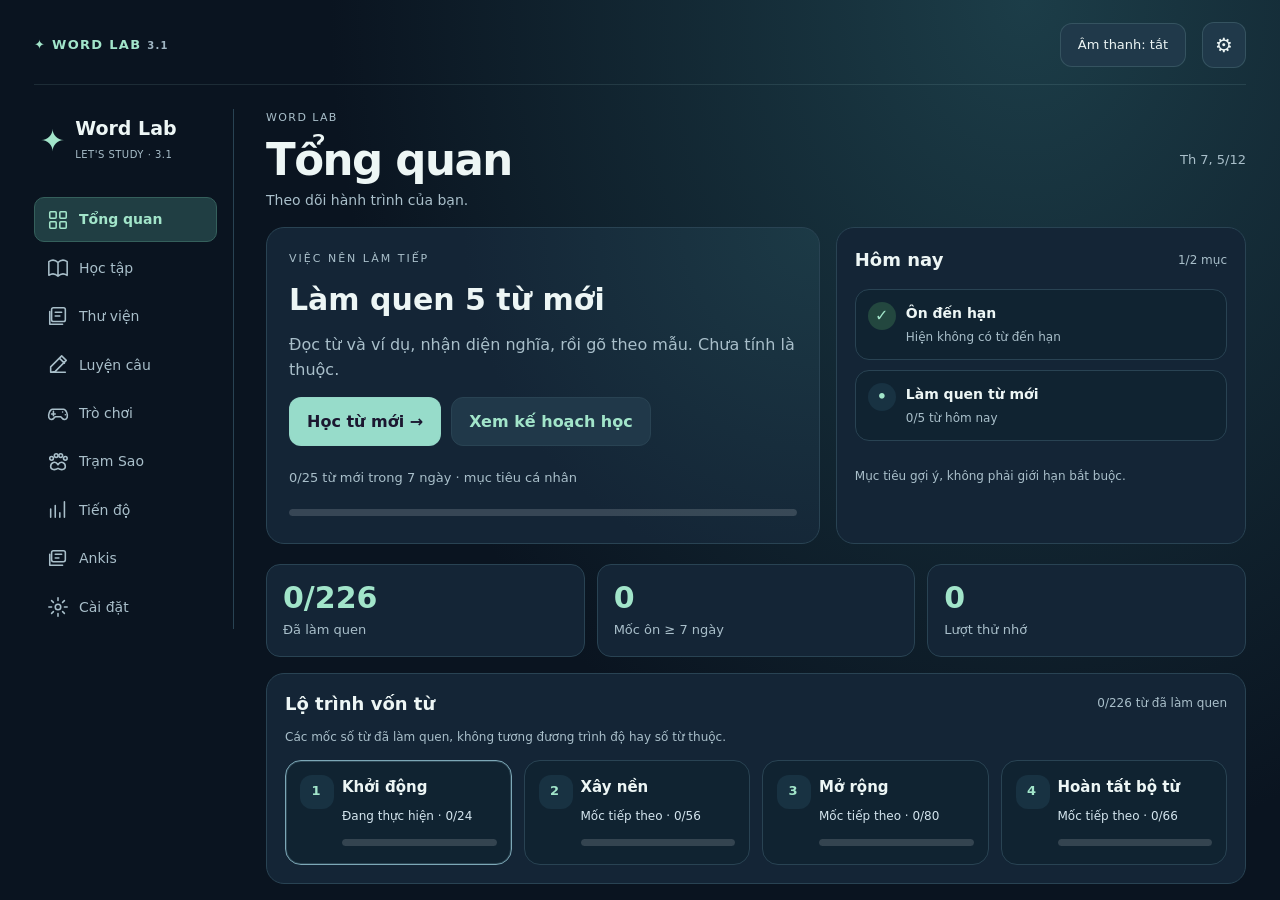
<file: index.html>
<!doctype html><html lang="vi"><head><meta charset="utf-8"><meta name="viewport" content="width=device-width,initial-scale=1"><title>Word Lab · LetsStudy</title><meta http-equiv="refresh" content="0;url=./vocabulary.html"></head><body><a href="./vocabulary.html">Mở Word Lab</a></body></html>
</file>
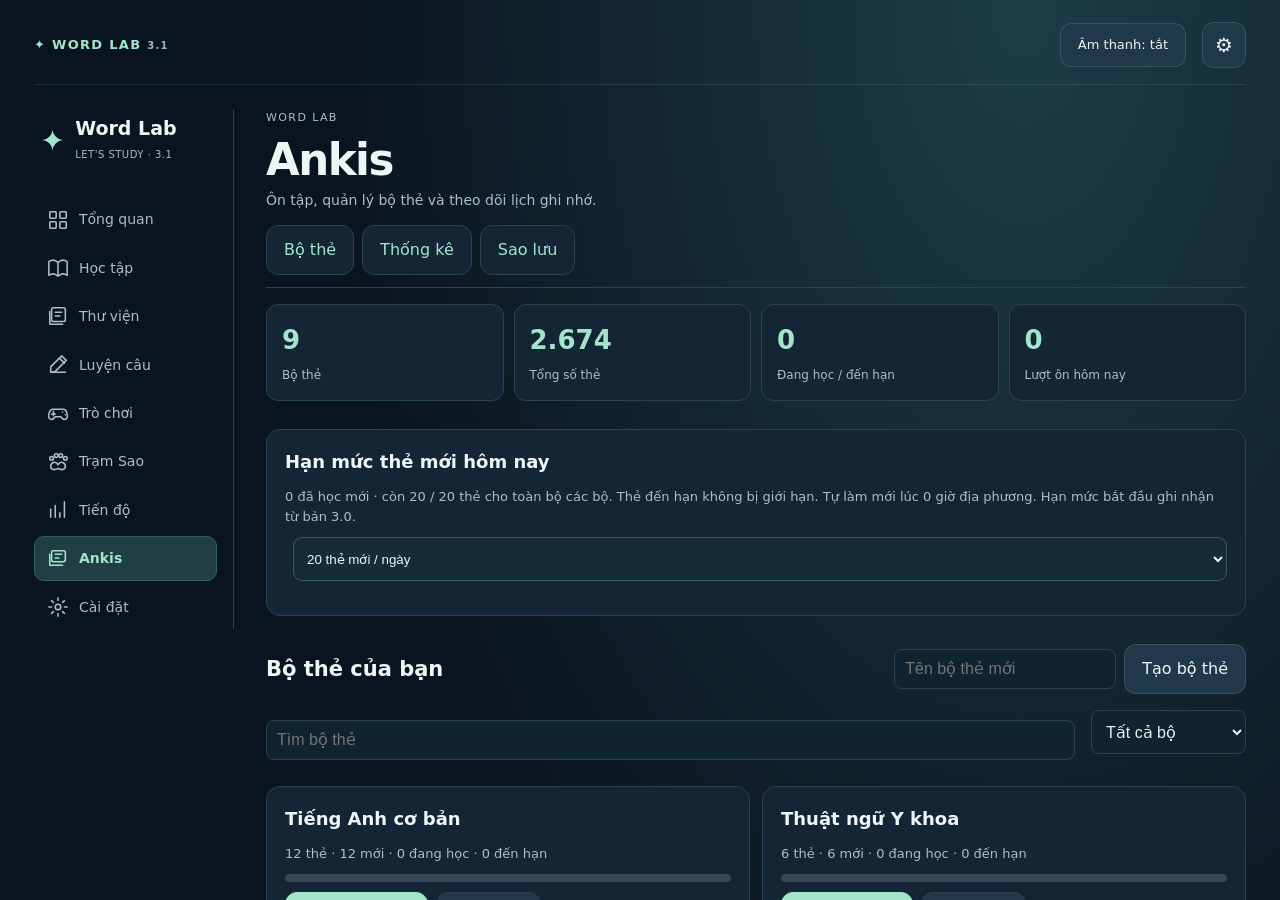
<file: ankis.html>
<!doctype html><html lang="vi"><head><meta charset="utf-8"><meta name="viewport" content="width=device-width,initial-scale=1"><title>Ankis · Word Lab</title><meta http-equiv="refresh" content="0;url=./vocabulary.html#ankis"></head><body><a href="./vocabulary.html#ankis">Mở Ankis</a></body></html>
</file>
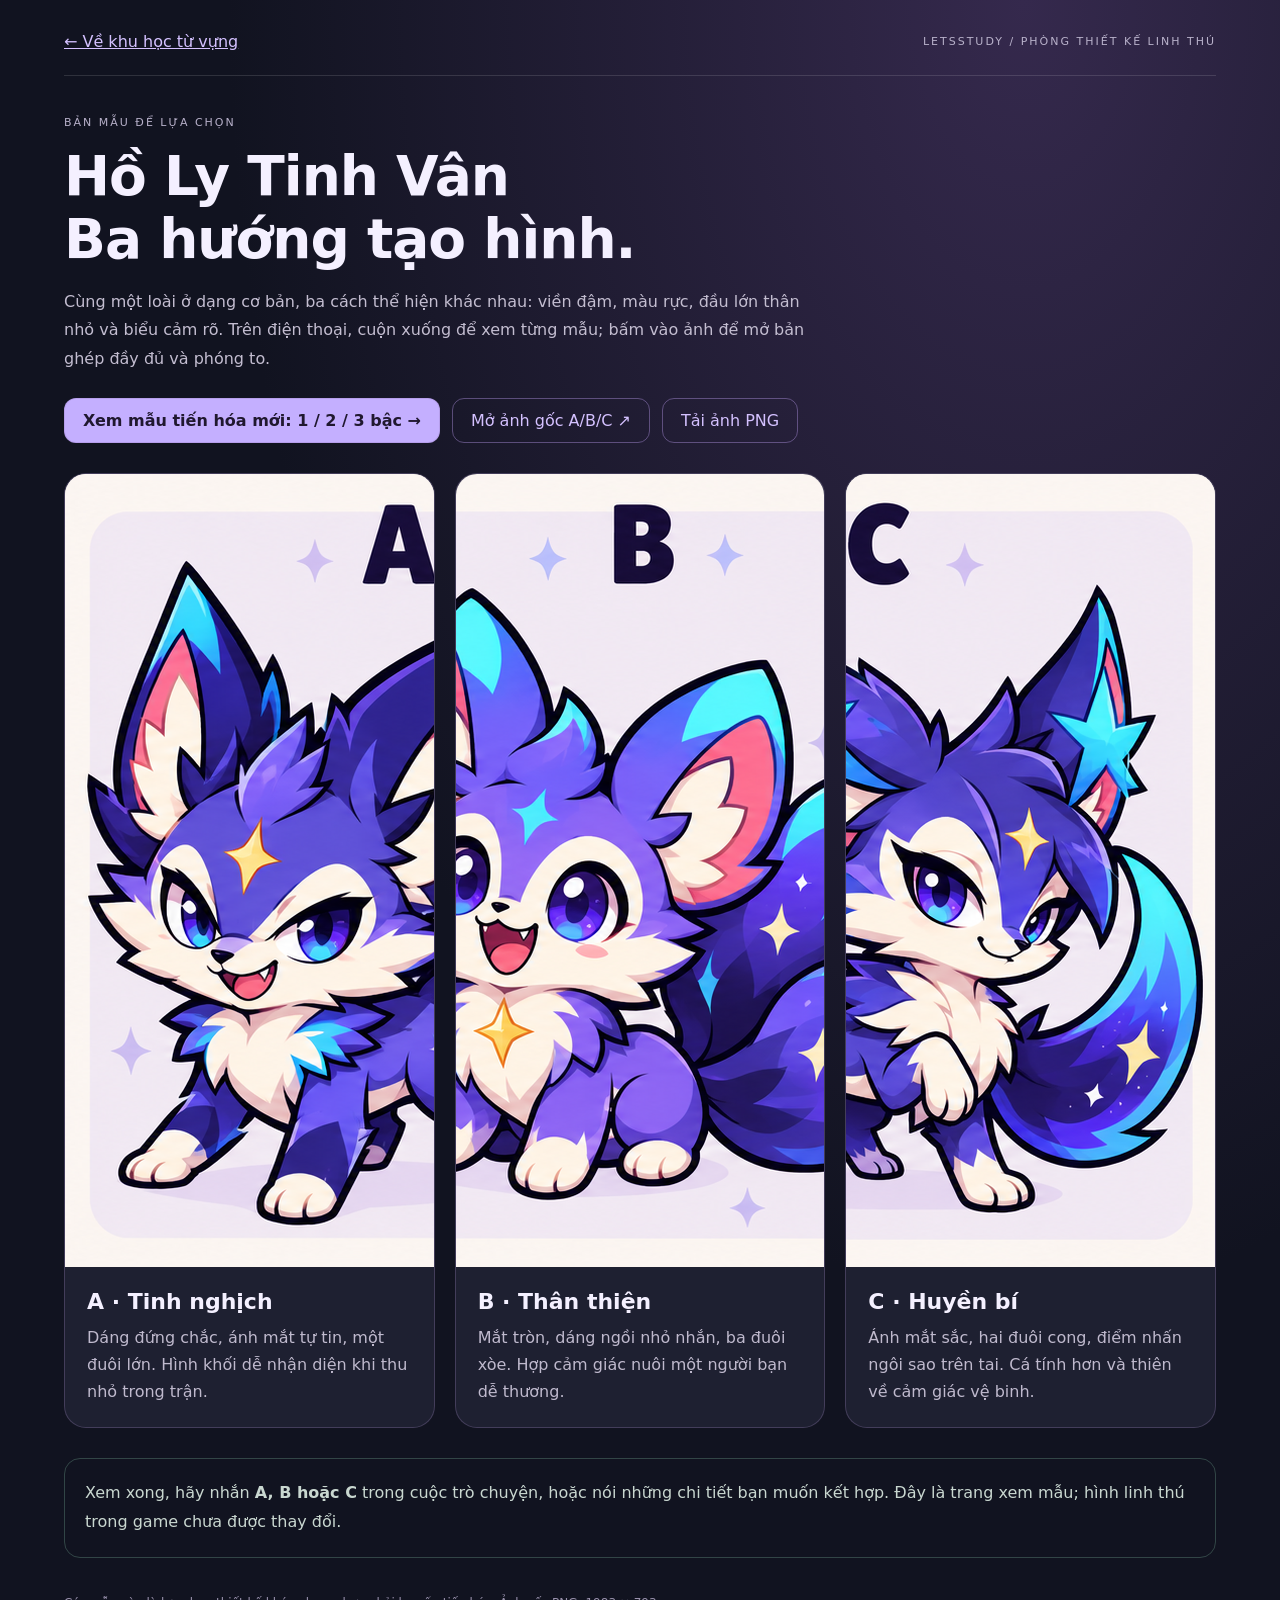
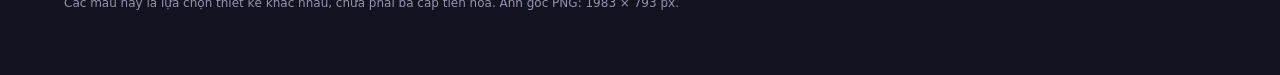
<file: pet-art-abc.html>
<!doctype html>
<html lang="vi">
<head>
  <meta charset="utf-8">
  <meta name="viewport" content="width=device-width, initial-scale=1">
  <meta name="theme-color" content="#111320">
  <title>Chọn mẫu linh thú A/B/C · LetsStudy</title>
  <style>
    :root { color-scheme:dark; font-family:system-ui,sans-serif; color:#f4f0ff; background:#111320; }
    * { box-sizing:border-box; }
    body { margin:0; background:radial-gradient(ellipse at 80% 0,#35294d,transparent 55%); min-height:100vh; }
    main { max-width:1200px; margin:auto; padding:32px 24px 60px; }
    a { color:#d4c1ff; }
    a:focus-visible { outline:3px solid #9ce6c0; outline-offset:5px; }
    header { display:flex; justify-content:space-between; align-items:center; gap:20px; padding-bottom:24px; border-bottom:1px solid #ffffff20; }
    header span,.eyebrow { font-size:11px; letter-spacing:2px; color:#b8b1ca; }
    .eyebrow { margin-top:40px; }
    h1 { font-size:clamp(32px,5vw,55px); line-height:1.15; margin:16px 0; letter-spacing:-1px; }
    .intro { color:#c3bdd0; max-width:760px; line-height:1.8; }
    .actions { display:flex; flex-wrap:wrap; gap:12px; margin:24px 0 30px; }
    .actions a { display:inline-block; padding:12px 18px; border:1px solid #a58ad477; border-radius:12px; text-decoration:none; }
    .actions a:first-child { background:#c4afff; color:#20182f; font-weight:650; }
    .grid { display:grid; grid-template-columns:repeat(3,minmax(0,1fr)); gap:20px; }
    article { min-width:0; border:1px solid #8e79ac55; border-radius:22px; overflow:hidden; background:#1e2031; }
    .art { display:block; background:#f9f5f2; }
    .art img { display:block; width:100%; aspect-ratio:661 / 793; object-fit:cover; }
    .a img { object-position:0% 50%; }
    .b img { object-position:50% 50%; }
    .c img { object-position:100% 50%; }
    .copy { padding:22px; }
    h2 { margin:0 0 10px; font-size:22px; }
    .copy p { color:#bfb9cd; line-height:1.7; margin:0; }
    .note { margin-top:30px; padding:20px; border:1px solid #9ce6c03d; border-radius:16px; color:#c9d7d0; line-height:1.8; }
    footer { margin-top:35px; color:#9991ac; font-size:12px; line-height:1.8; }
    @media(max-width:750px) { main { padding:22px 18px 40px; } header span { display:none; } .grid { grid-template-columns:1fr; max-width:460px; margin:auto; } .copy { padding:20px; } }
  </style>
</head>
<body>
<main>
  <header><a href="./vocabulary.html">← Về khu học từ vựng</a><span>LETSSTUDY / PHÒNG THIẾT KẾ LINH THÚ</span></header>
  <p class="eyebrow">BẢN MẪU ĐỂ LỰA CHỌN</p>
  <h1>Hồ Ly Tinh Vân<br>Ba hướng tạo hình.</h1>
  <p class="intro">Cùng một loài ở dạng cơ bản, ba cách thể hiện khác nhau: viền đậm, màu rực, đầu lớn thân nhỏ và biểu cảm rõ. Trên điện thoại, cuộn xuống để xem từng mẫu; bấm vào ảnh để mở bản ghép đầy đủ và phóng to.</p>
  <div class="actions">
    <a href="./pet-evolution-preview.html">Xem mẫu tiến hóa mới: 1 / 2 / 3 bậc →</a>
    <a href="./assets/previews/nebula-fox-abc.png" target="_blank" rel="noopener">Mở ảnh gốc A/B/C ↗</a>
    <a href="./assets/previews/nebula-fox-abc.png" download="ho-ly-tinh-van-3-mau.png">Tải ảnh PNG</a>
  </div>
  <section class="grid" aria-label="Ba mẫu Hồ Ly Tinh Vân">
    <article>
      <a class="art a" href="./assets/previews/nebula-fox-abc.png" target="_blank" rel="noopener" aria-label="Mở ảnh gốc để xem mẫu A"><img src="./assets/previews/nebula-fox-abc.png" alt="Mẫu A: hồ ly tím tinh nghịch, tai lớn và một đuôi sao chổi khổng lồ" width="661" height="793"></a>
      <div class="copy"><h2>A · Tinh nghịch</h2><p>Dáng đứng chắc, ánh mắt tự tin, một đuôi lớn. Hình khối dễ nhận diện khi thu nhỏ trong trận.</p></div>
    </article>
    <article>
      <a class="art b" href="./assets/previews/nebula-fox-abc.png" target="_blank" rel="noopener" aria-label="Mở ảnh gốc để xem mẫu B"><img src="./assets/previews/nebula-fox-abc.png" alt="Mẫu B: hồ ly tím thân thiện, mắt tròn và ba đuôi xòe" width="661" height="793"></a>
      <div class="copy"><h2>B · Thân thiện</h2><p>Mắt tròn, dáng ngồi nhỏ nhắn, ba đuôi xòe. Hợp cảm giác nuôi một người bạn dễ thương.</p></div>
    </article>
    <article>
      <a class="art c" href="./assets/previews/nebula-fox-abc.png" target="_blank" rel="noopener" aria-label="Mở ảnh gốc để xem mẫu C"><img src="./assets/previews/nebula-fox-abc.png" alt="Mẫu C: hồ ly tím huyền bí, ngôi sao xanh ở tai và hai đuôi cong" width="661" height="793"></a>
      <div class="copy"><h2>C · Huyền bí</h2><p>Ánh mắt sắc, hai đuôi cong, điểm nhấn ngôi sao trên tai. Cá tính hơn và thiên về cảm giác vệ binh.</p></div>
    </article>
  </section>
  <p class="note">Xem xong, hãy nhắn <strong>A, B hoặc C</strong> trong cuộc trò chuyện, hoặc nói những chi tiết bạn muốn kết hợp. Đây là trang xem mẫu; hình linh thú trong game chưa được thay đổi.</p>
  <footer>Các mẫu này là lựa chọn thiết kế khác nhau, chưa phải ba cấp tiến hóa. Ảnh gốc PNG: 1983 × 793 px.</footer>
</main>
</body>
</html>
</file>
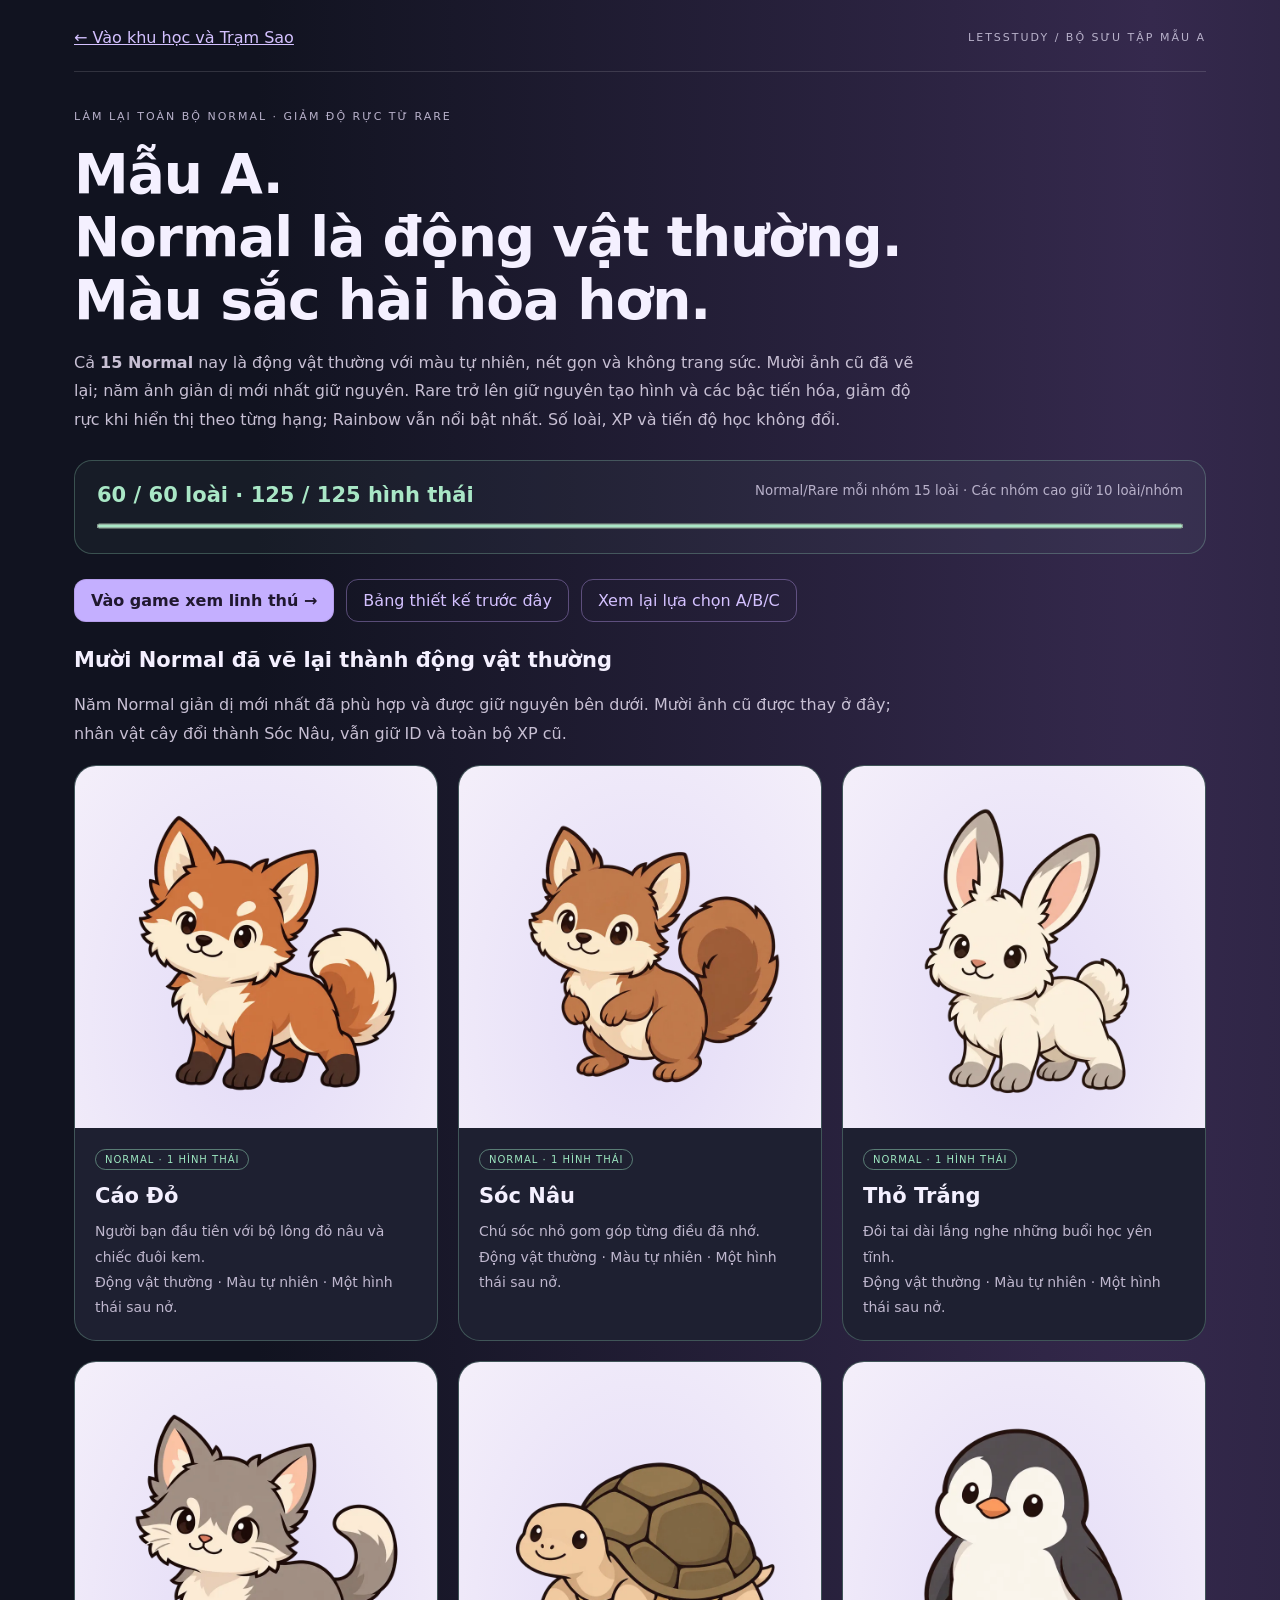
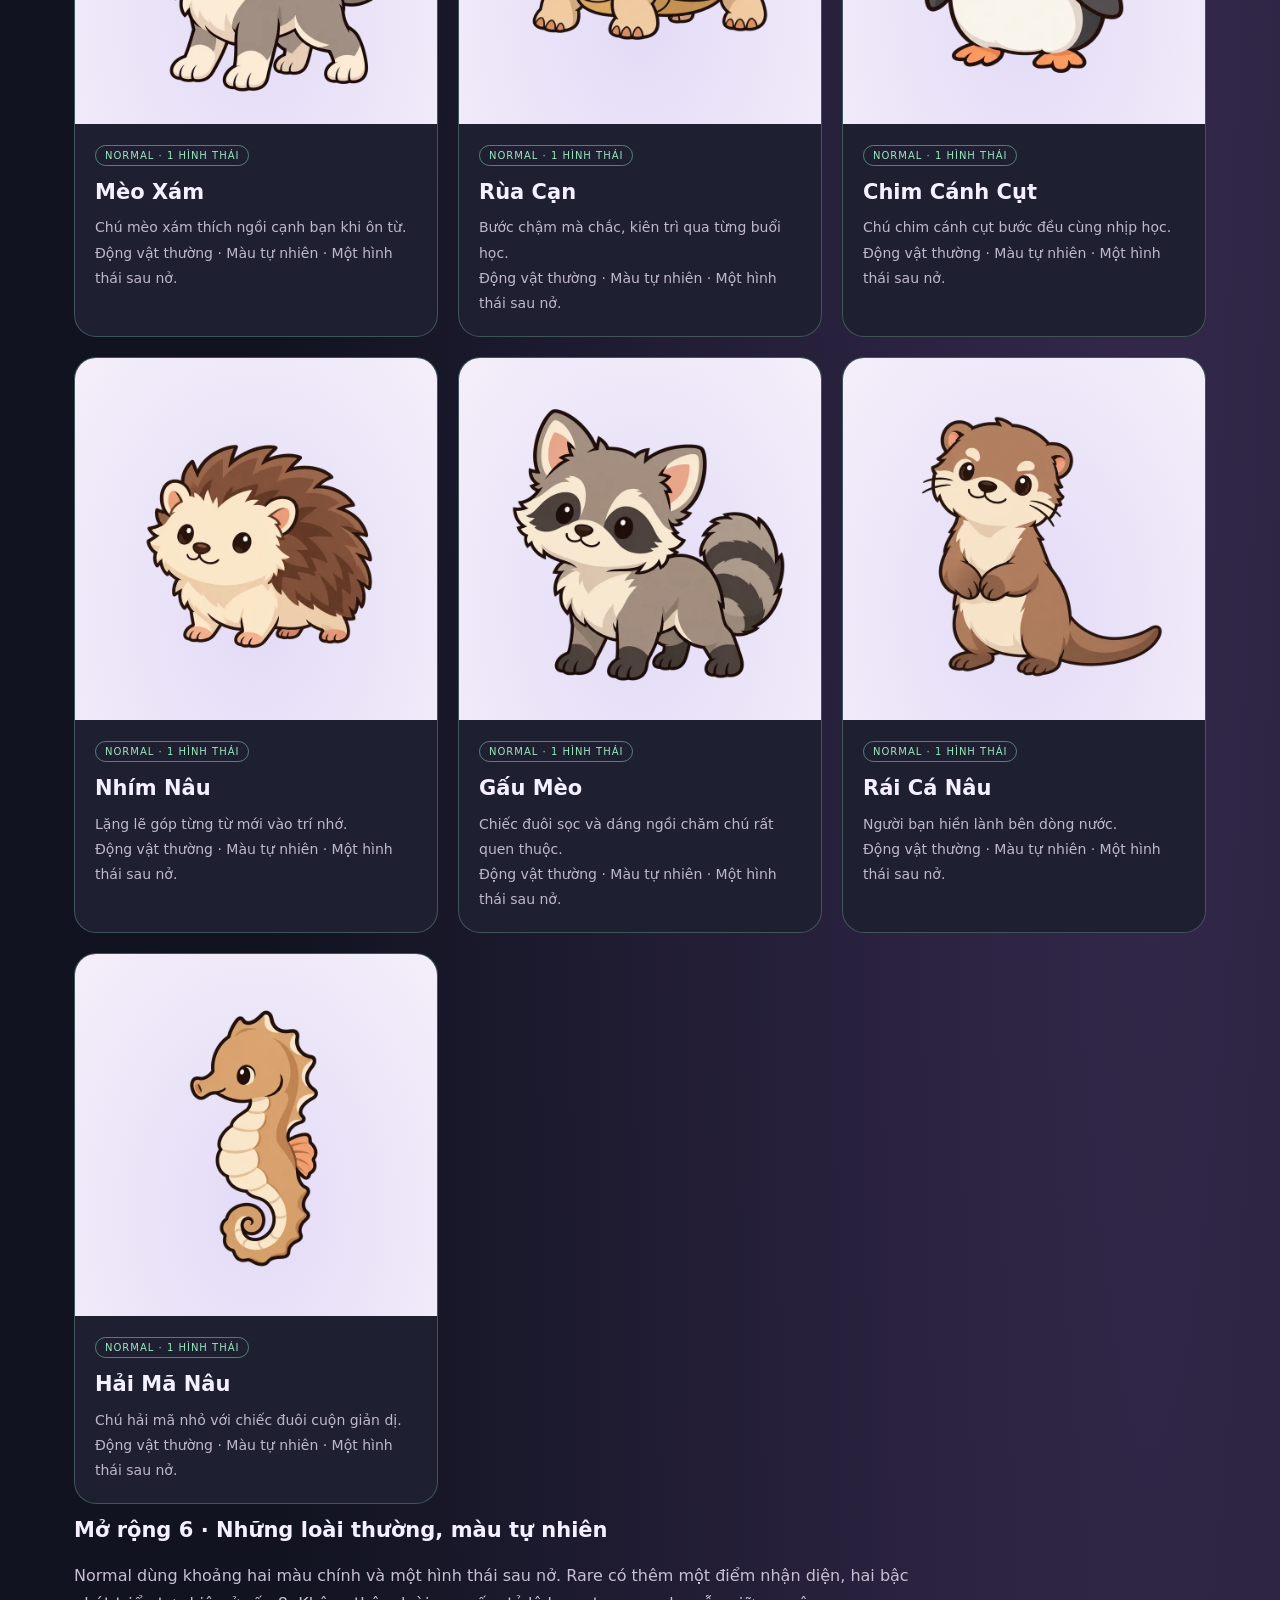
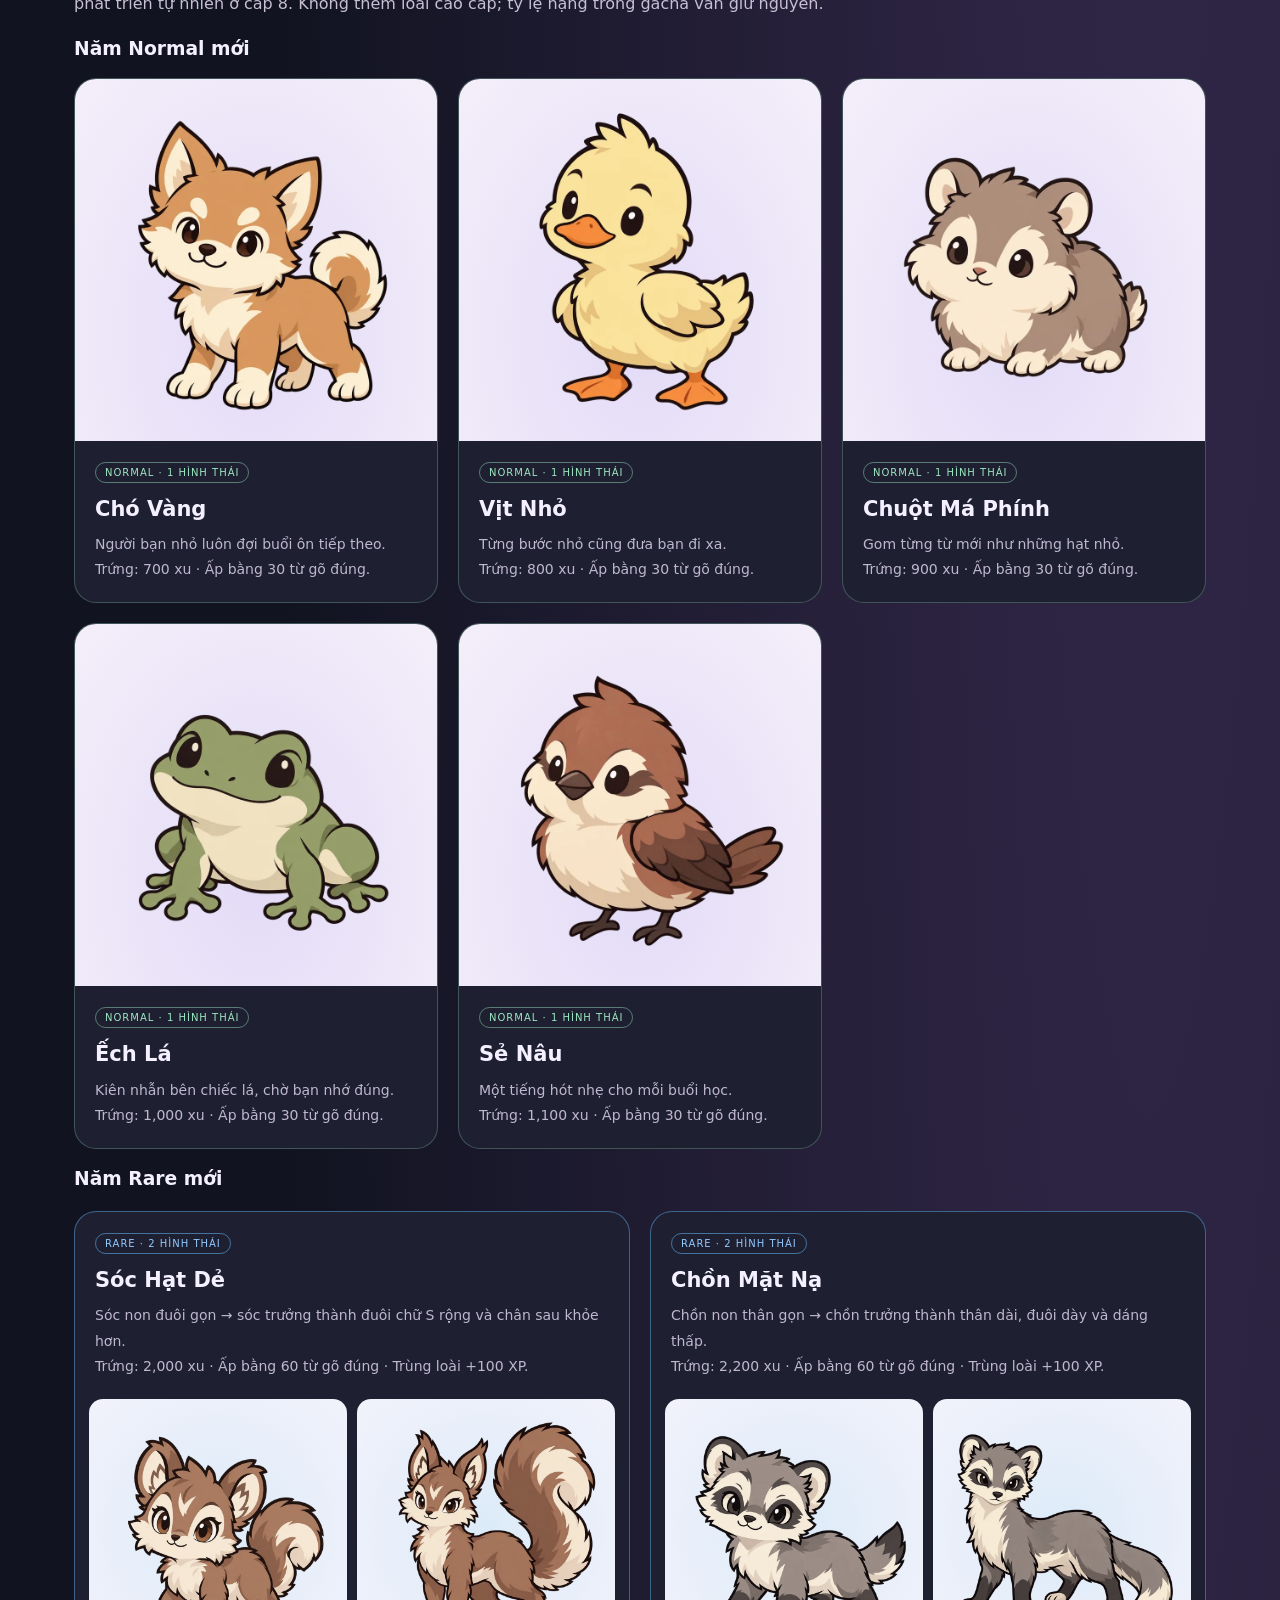
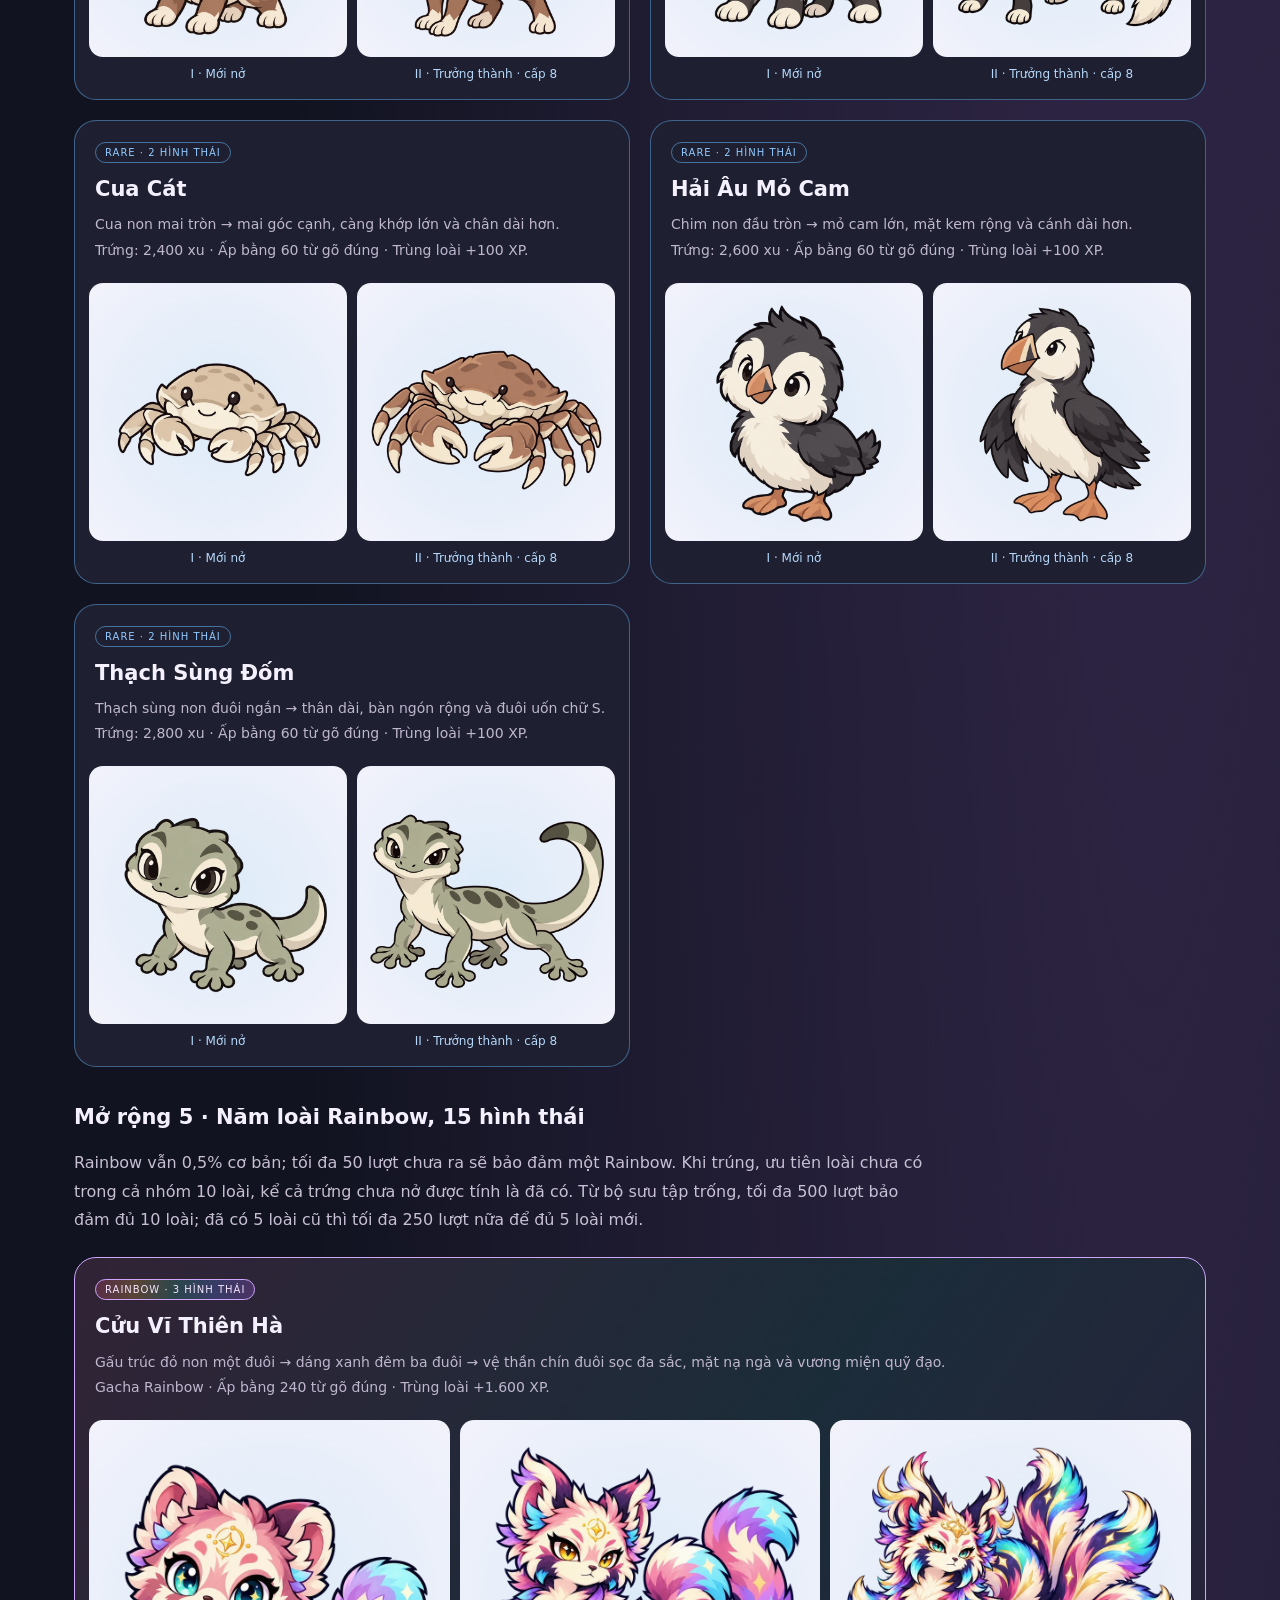
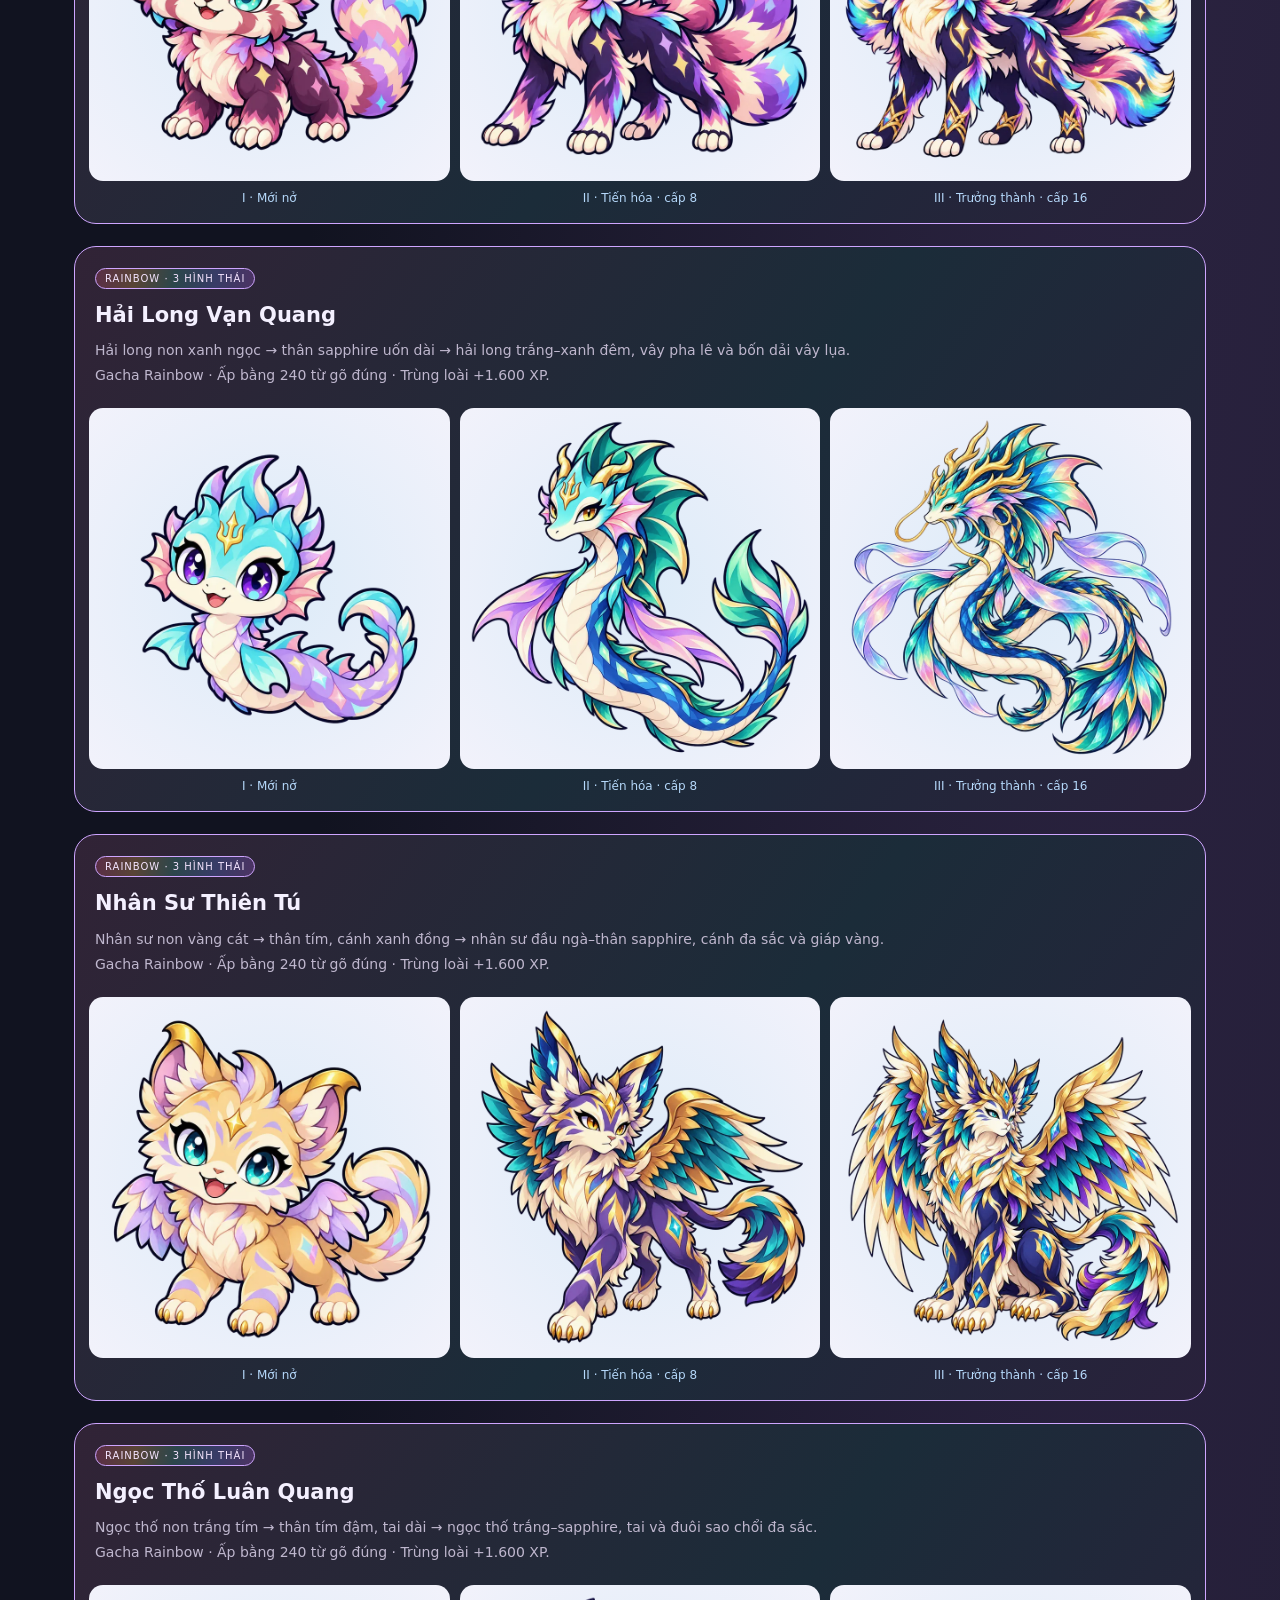
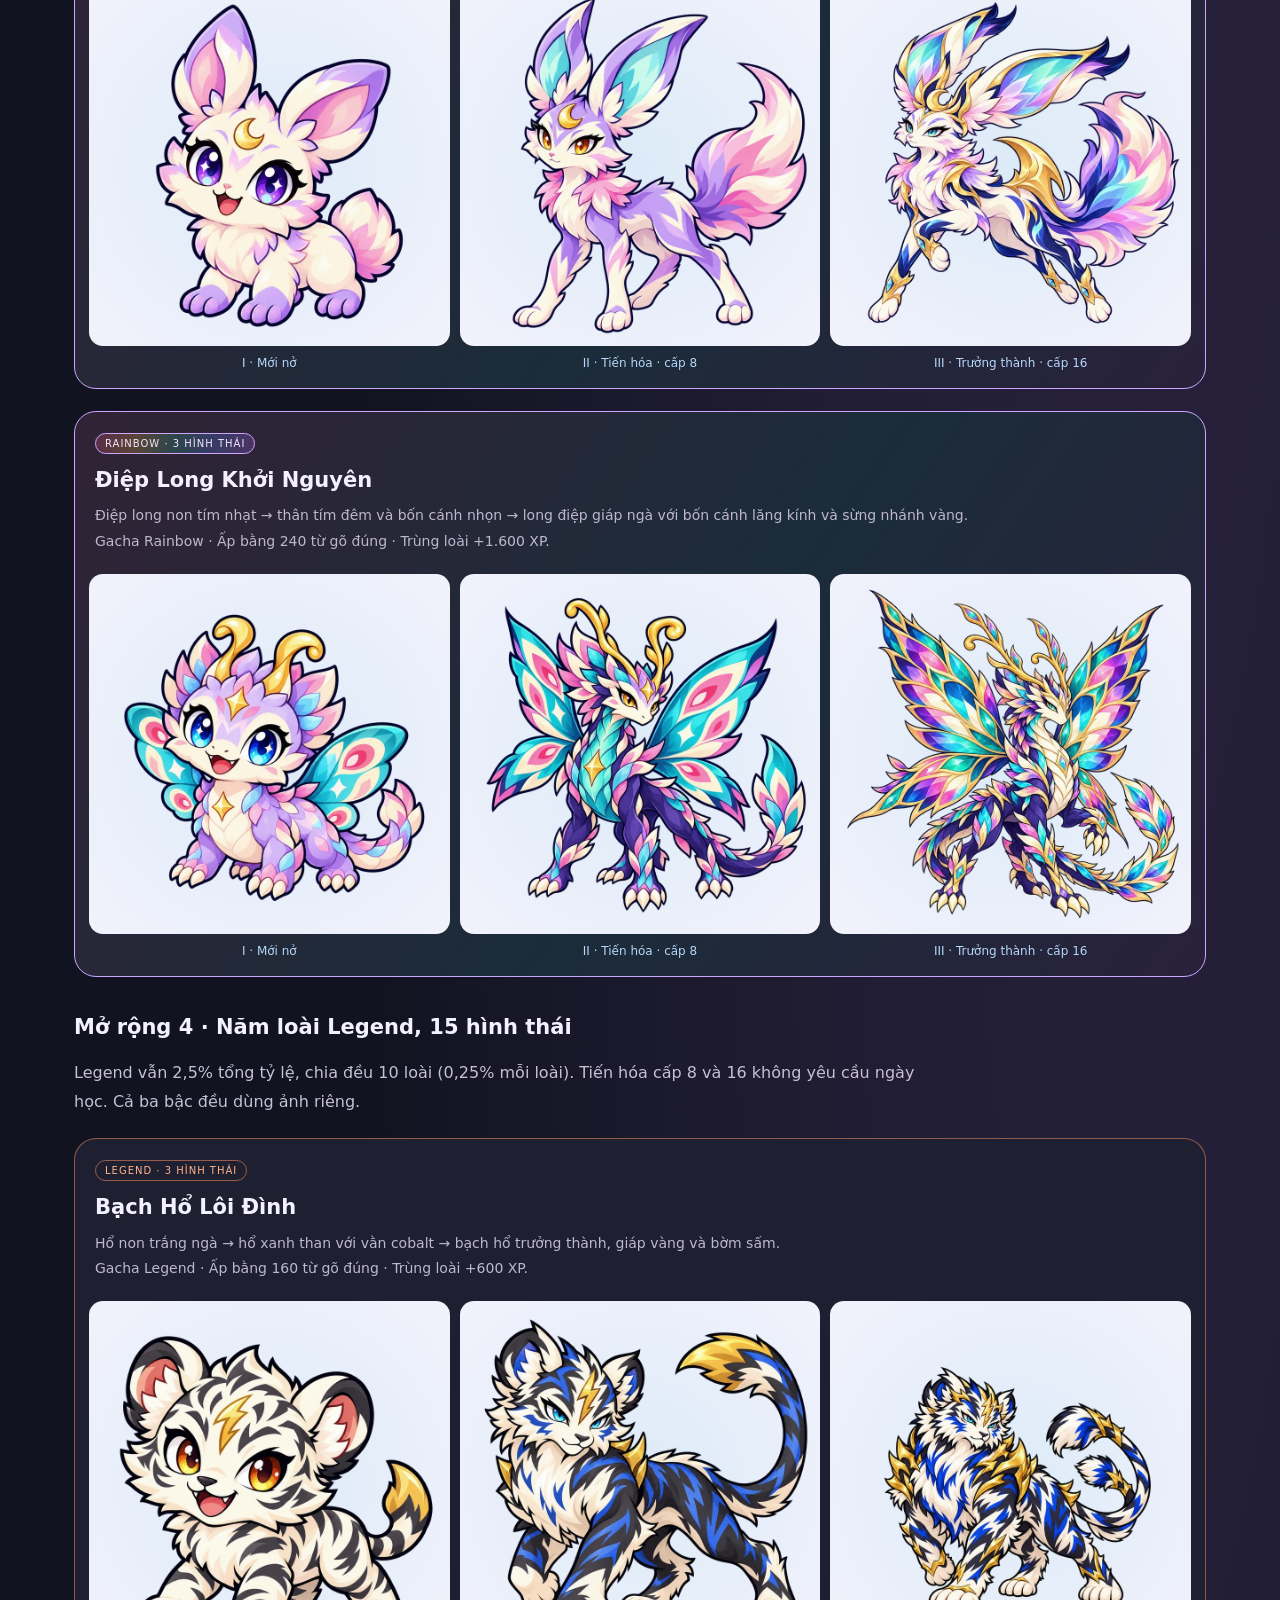
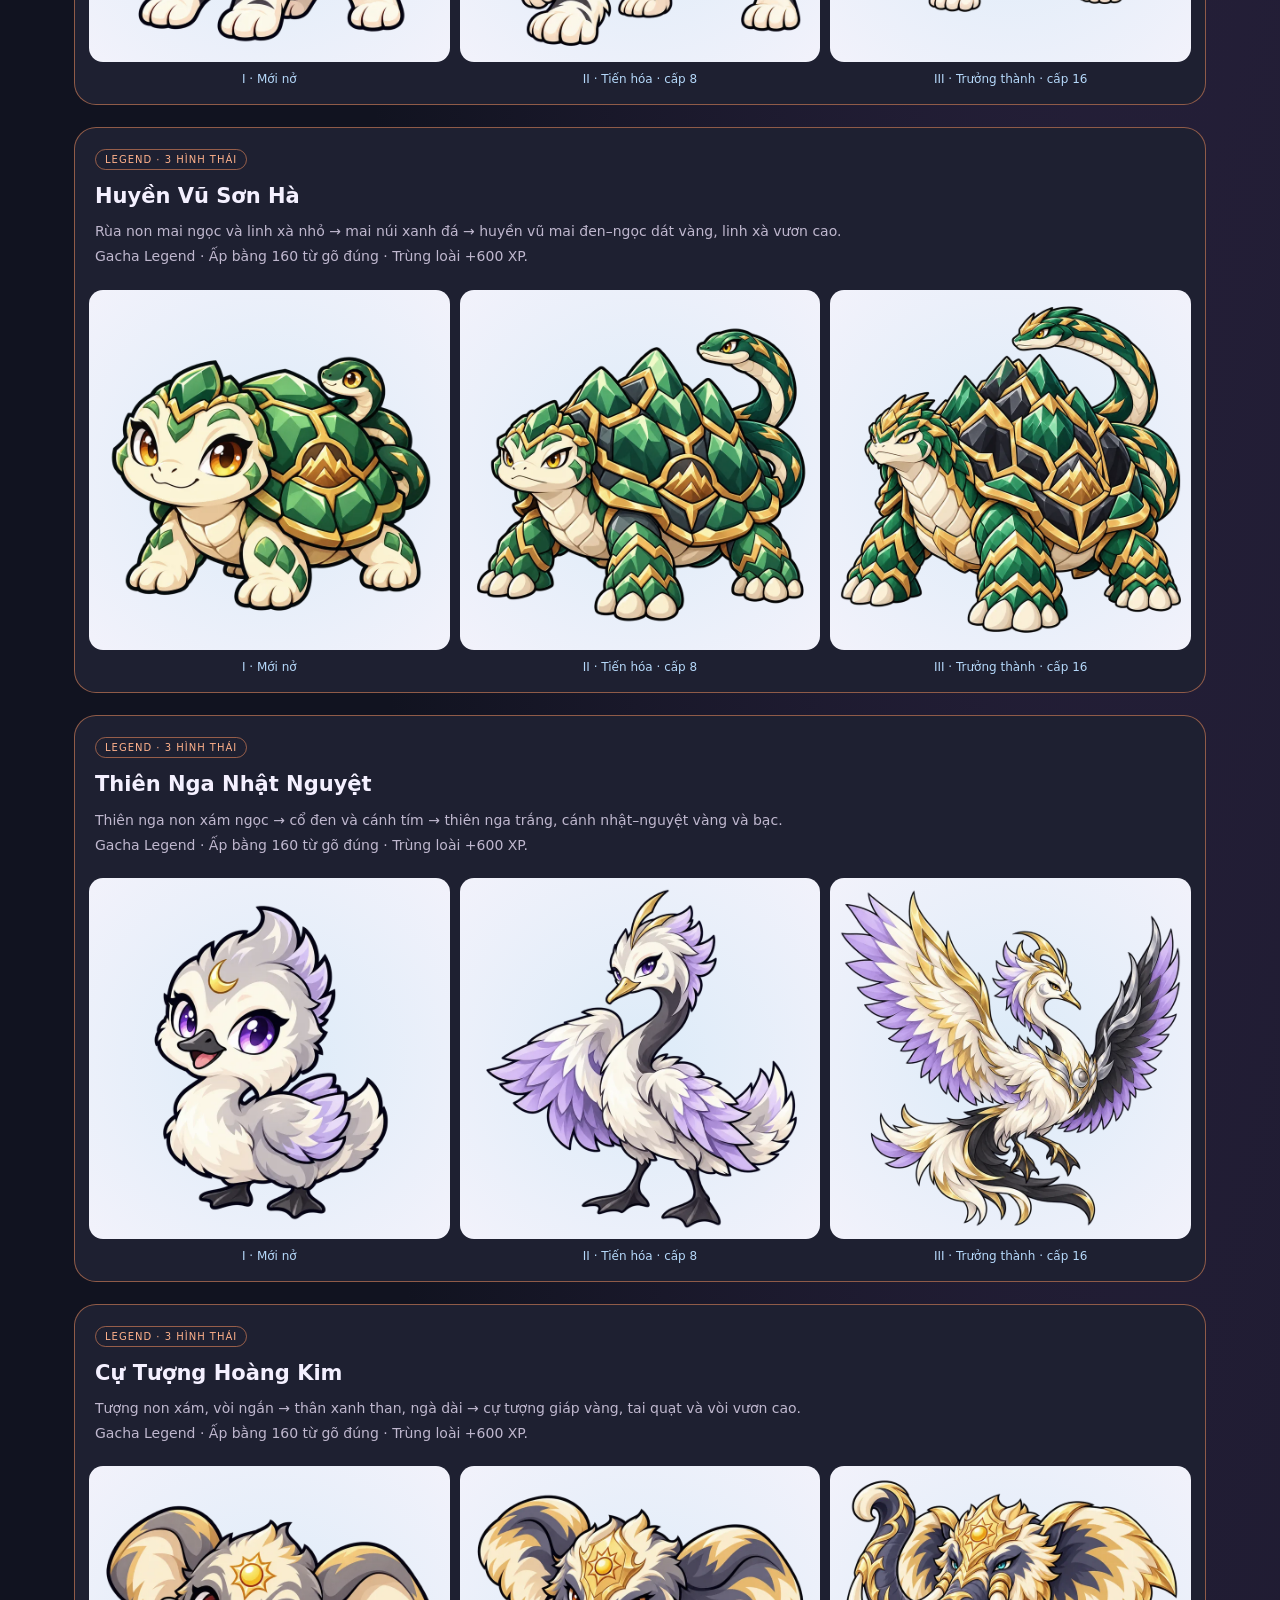
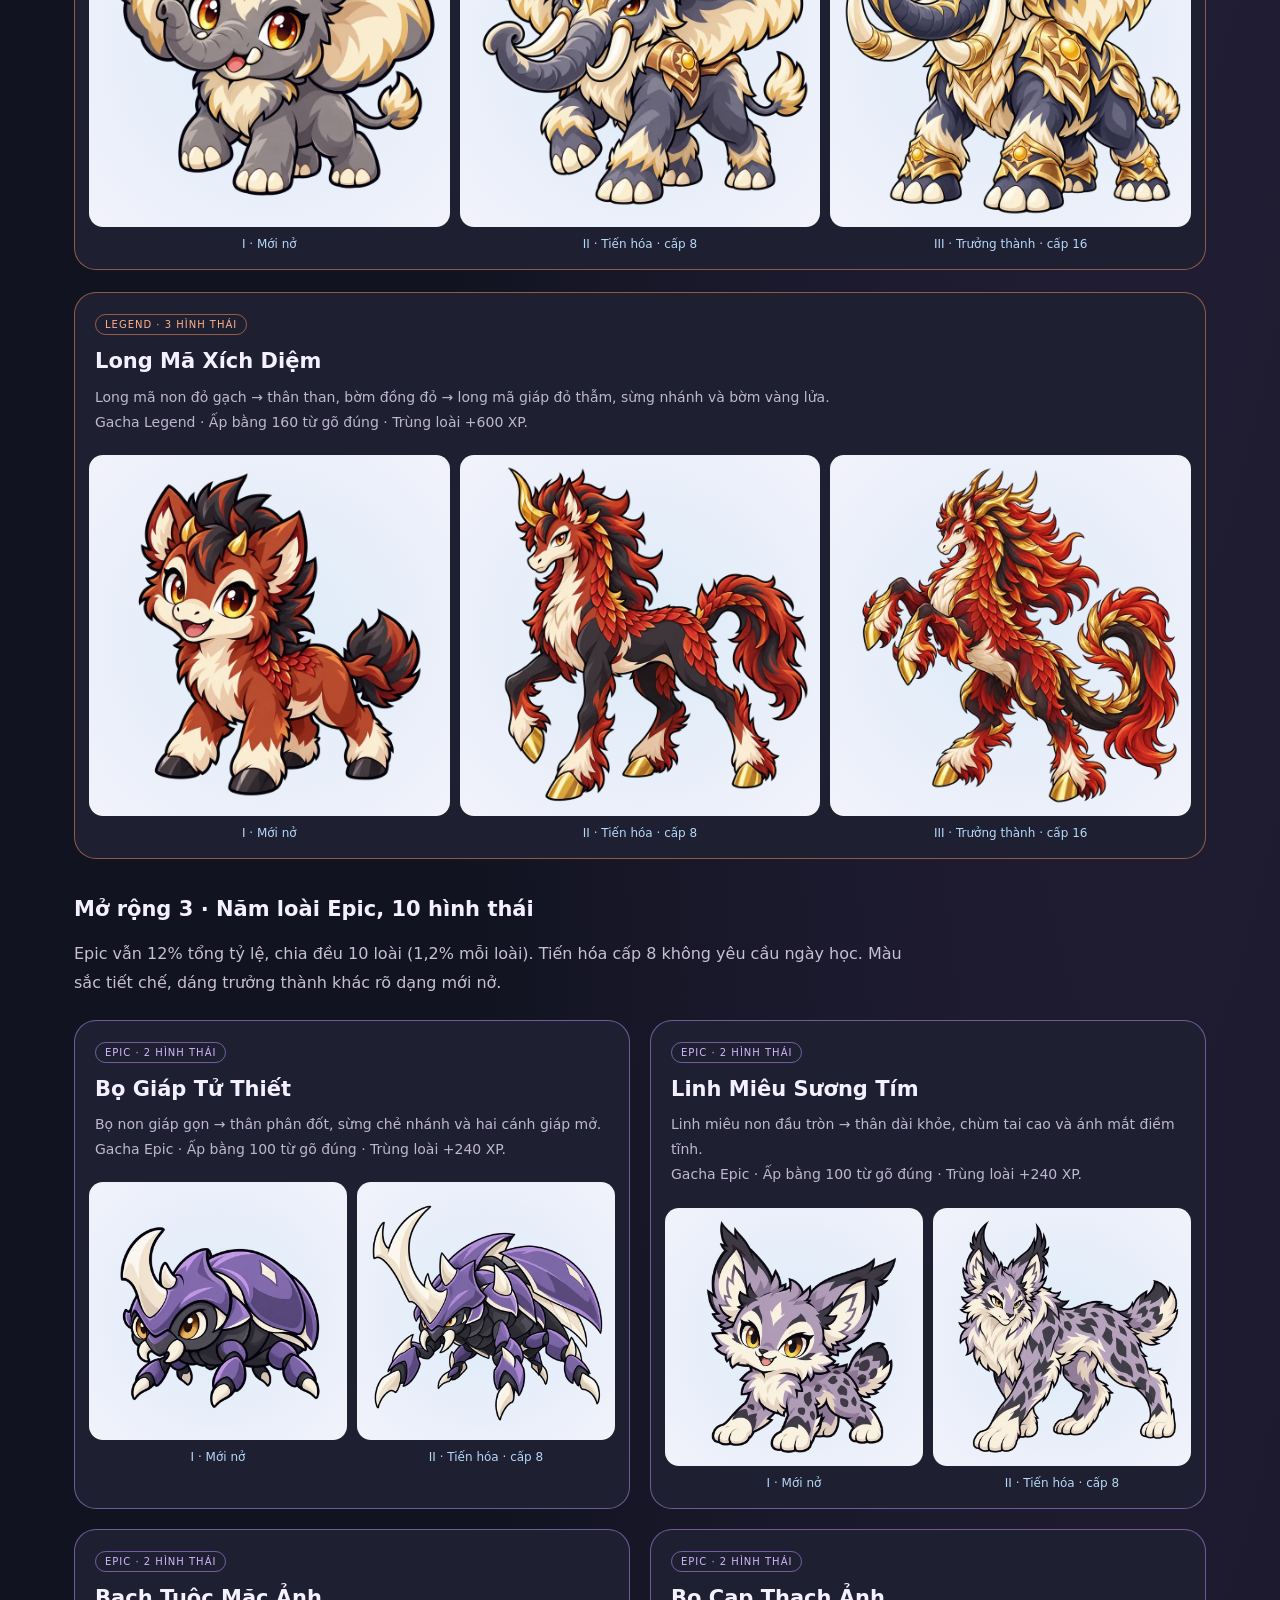
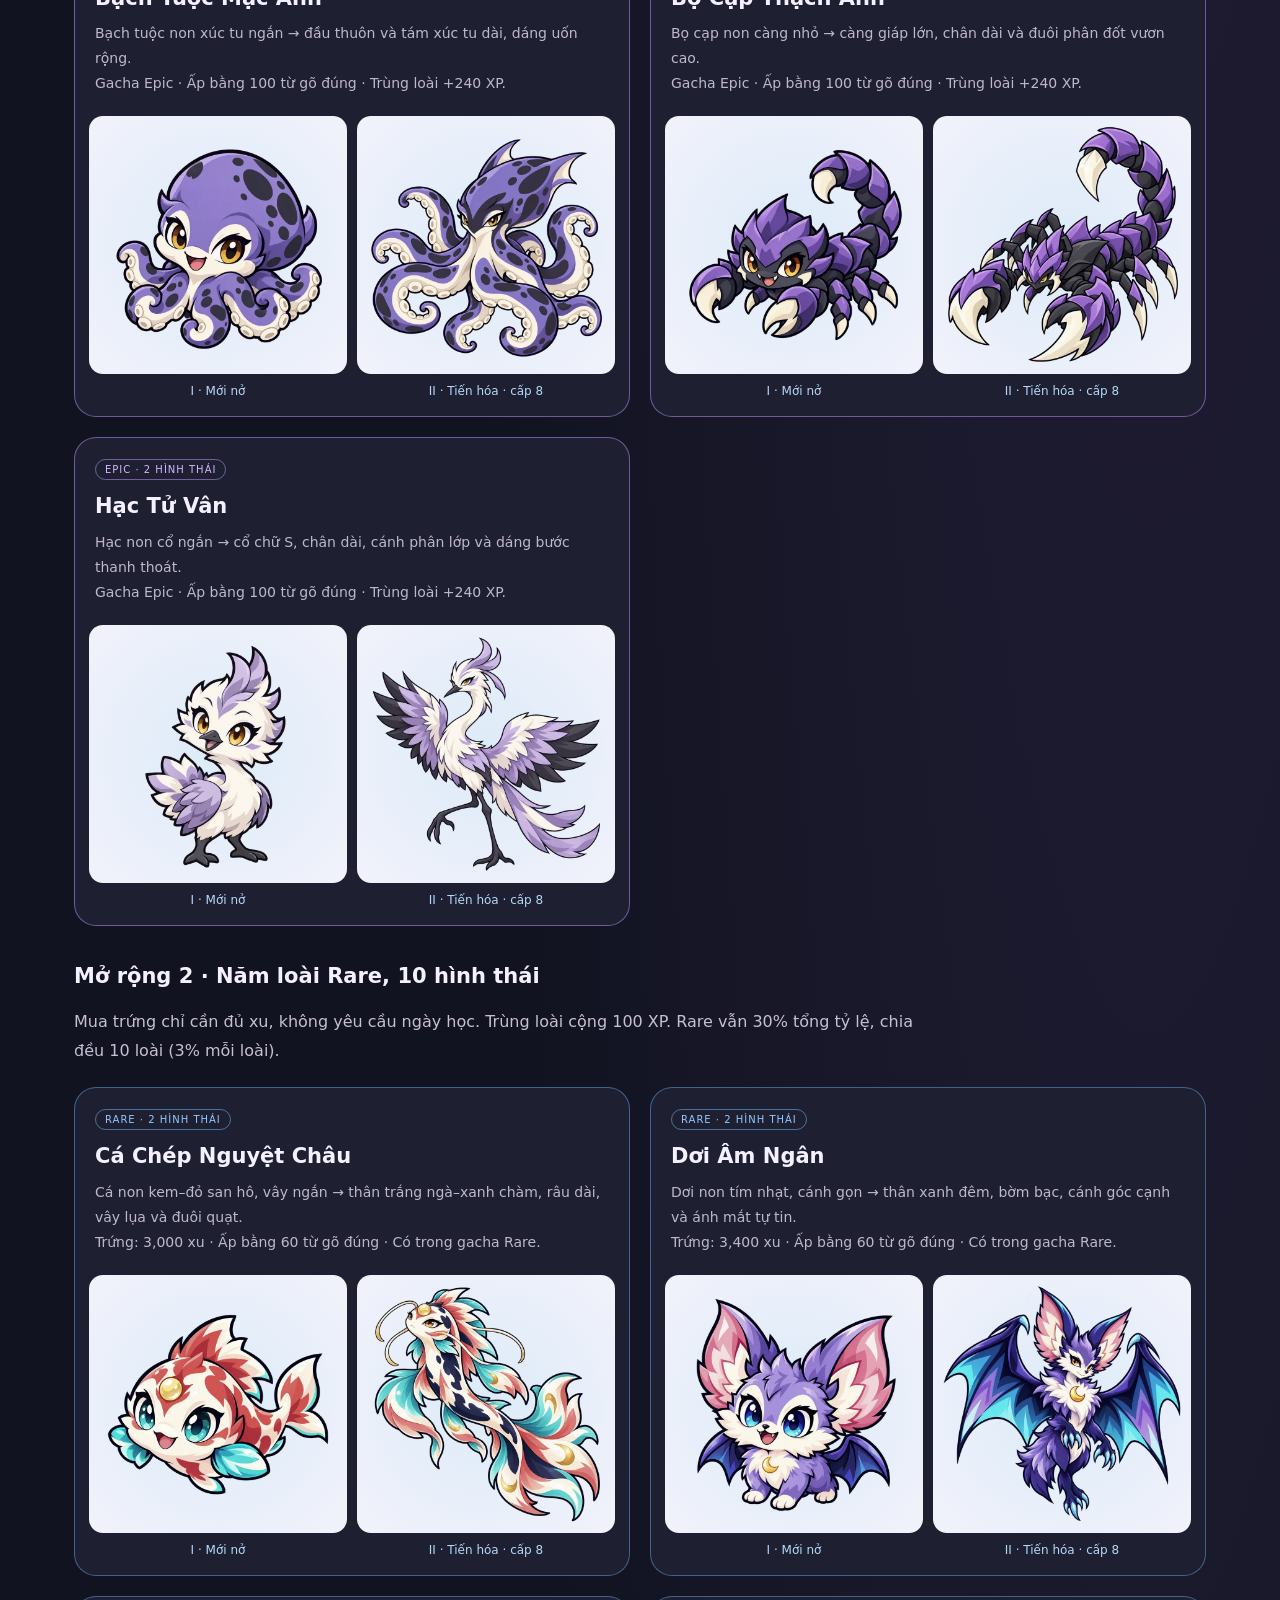
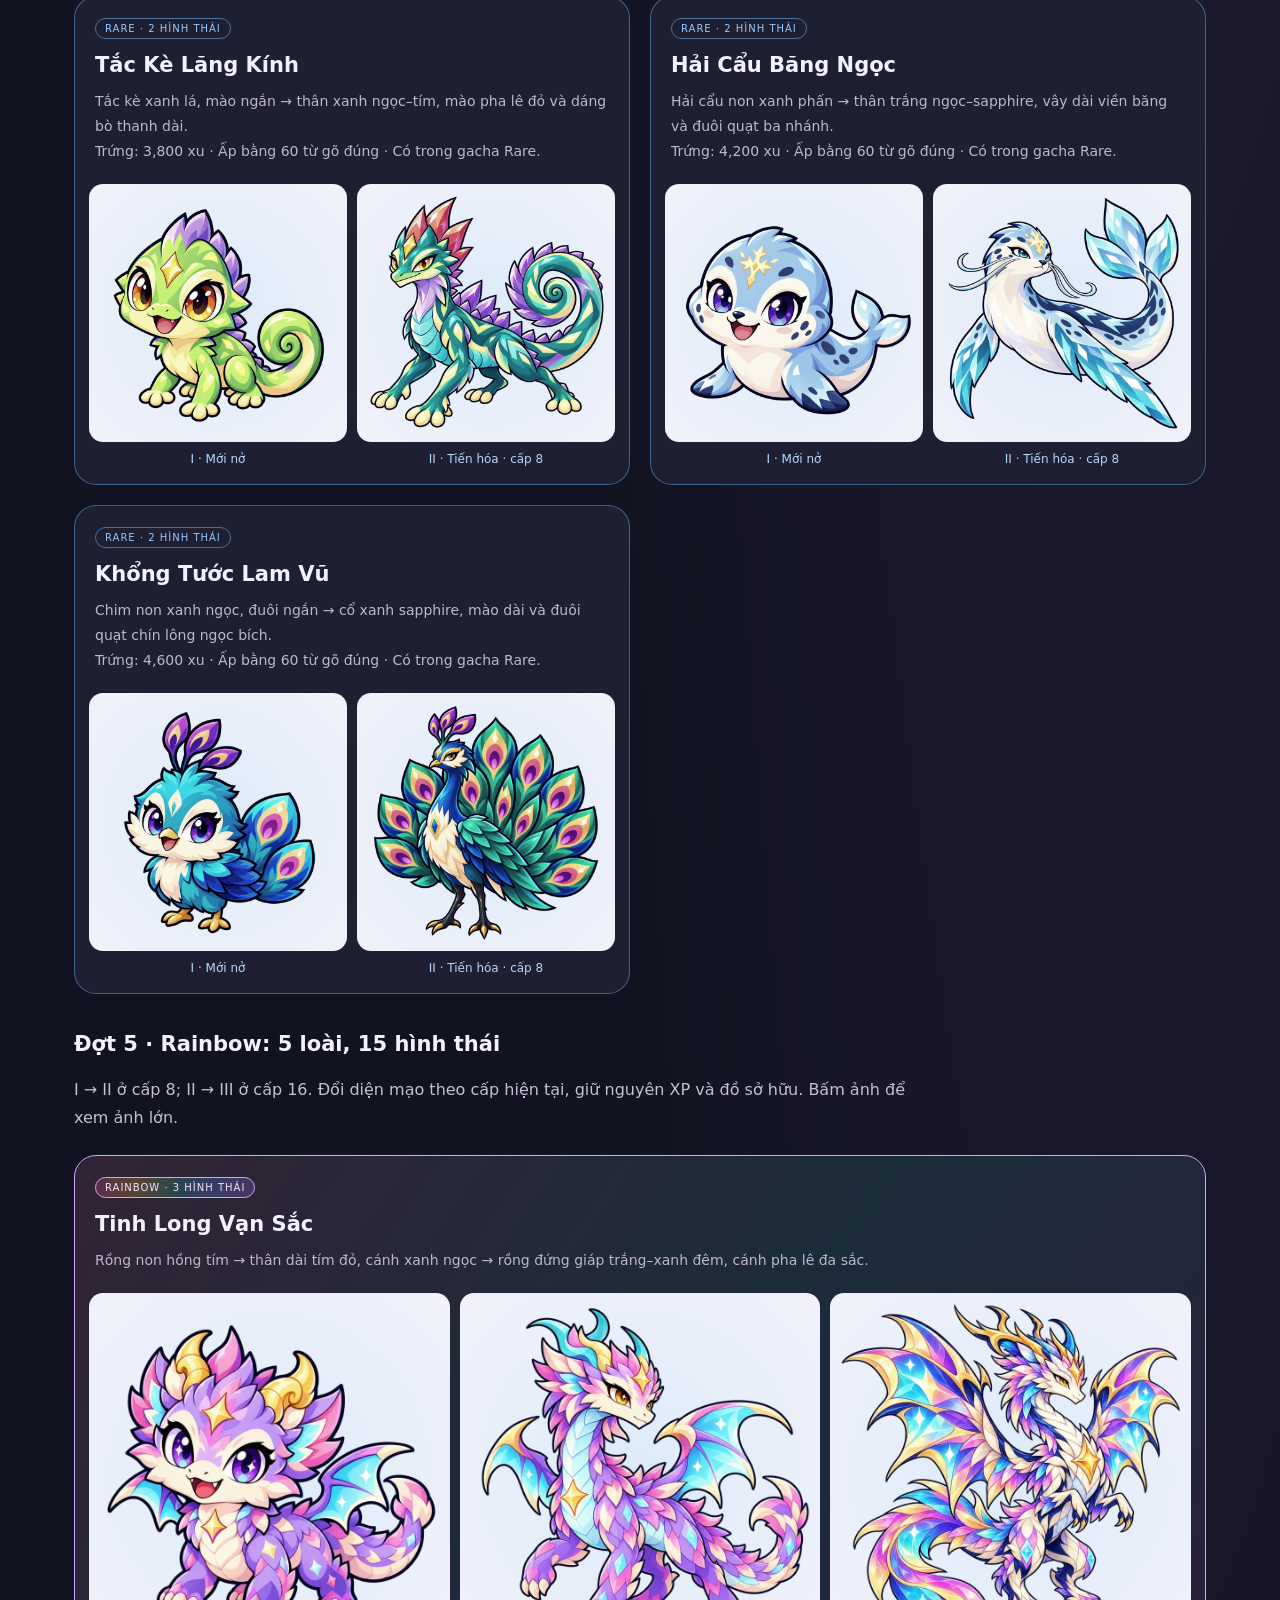
<file: pet-art-preview.html>
<!doctype html>
<html lang="vi">
  <head>
    <meta charset="utf-8" />
    <meta name="viewport" content="width=device-width,initial-scale=1" />
    <meta name="theme-color" content="#111320" />
    <title>Bộ linh thú mẫu A · Hoàn tất 60/60 loài · LetsStudy</title>
    <style>
      :root {
        color-scheme: dark;
        font-family: system-ui, sans-serif;
        color: #f4f0ff;
        background: #111320;
      }
      * {
        box-sizing: border-box;
      }
      body {
        margin: 0;
        min-height: 100vh;
        background: radial-gradient(ellipse at 90% 0, #35294d, transparent 55%);
      }
      main {
        max-width: 1180px;
        margin: auto;
        padding: 28px 24px 60px;
      }
      a {
        color: #d4c1ff;
      }
      a:focus-visible {
        outline: 3px solid #9ce6c0;
        outline-offset: 4px;
      }
      header {
        display: flex;
        align-items: center;
        justify-content: space-between;
        gap: 20px;
        padding-bottom: 24px;
        border-bottom: 1px solid #fff2;
      }
      header span,
      .eyebrow {
        font-size: 11px;
        letter-spacing: 2px;
        color: #b8b1ca;
      }
      .eyebrow {
        margin-top: 35px;
      }
      h1 {
        font-size: clamp(32px, 5vw, 55px);
        line-height: 1.15;
        margin: 16px 0;
        letter-spacing: -1px;
      }
      p {
        line-height: 1.8;
      }
      .intro {
        color: #c7bfd3;
        max-width: 850px;
      }
      .progress {
        display: grid;
        grid-template-columns: 1fr auto;
        gap: 14px;
        padding: 22px;
        background: #9ce6c00b;
        border: 1px solid #9ce6c044;
        border-radius: 18px;
        margin: 25px 0;
      }
      .progress strong {
        font-size: 21px;
        color: #a9e7c6;
      }
      .progress small {
        color: #b8b1ca;
      }
      .progress progress {
        grid-column: 1/-1;
        width: 100%;
        accent-color: #a9e7c6;
        height: 10px;
      }
      .grid {
        display: grid;
        grid-template-columns: repeat(3, minmax(0, 1fr));
        gap: 20px;
      }
      .card {
        border: 1px solid #9ce6c045;
        overflow: hidden;
        border-radius: 22px;
        background: #1e2031;
        min-width: 0;
      }
      .portrait {
        display: block;
        background: radial-gradient(ellipse at 50% 70%, #e3dbf7, #f4effa);
        padding: 18px;
      }
      .portrait img {
        display: block;
        width: 100%;
        height: auto;
        aspect-ratio: 1;
        object-fit: contain;
        filter: drop-shadow(0 9px 12px #221a3930);
      }
      .copy {
        padding: 20px;
      }
      .tag {
        display: inline-block;
        font-size: 10px;
        letter-spacing: 1px;
        color: #9ce6c0;
        border: 1px solid #9ce6c077;
        padding: 4px 9px;
        border-radius: 100px;
      }
      h2 {
        font-size: 21px;
        line-height: 1.4;
        margin: 12px 0 8px;
      }
      .copy p {
        color: #bfb7ce;
        font-size: 14px;
        margin: 0;
      }
      .copy a {
        display: inline-block;
        font-size: 12px;
        margin-top: 16px;
      }
      .actions {
        display: flex;
        gap: 12px;
        flex-wrap: wrap;
        margin: 24px 0;
      }
      .actions a {
        padding: 11px 16px;
        border: 1px solid #a58ad477;
        border-radius: 12px;
        text-decoration: none;
      }
      .actions a:first-child {
        background: #c4afff;
        color: #20182f;
        font-weight: 650;
      }
      .plan {
        overflow: auto;
        border: 1px solid #fff2;
        border-radius: 18px;
        margin-top: 20px;
      }
      table {
        width: 100%;
        border-collapse: collapse;
        font-size: 14px;
      }
      th,
      td {
        text-align: left;
        padding: 15px;
        border-bottom: 1px solid #fff1;
        white-space: nowrap;
      }
      th {
        font-size: 12px;
        color: #b8b1ca;
      }
      .done {
        color: #9ce6c0;
      }
      .note {
        padding: 20px;
        border: 1px solid #bca8f440;
        border-radius: 16px;
        color: #cfc6dc;
        margin: 28px 0;
        line-height: 1.8;
      }
      footer {
        font-size: 12px;
        color: #9991ac;
        line-height: 1.8;
        margin-top: 30px;
      }
      @media (max-width: 750px) {
        main {
          padding: 20px 16px 40px;
        }
        .grid {
          grid-template-columns: 1fr;
          max-width: 460px;
          margin: auto;
        }
        header span {
          display: none;
        }
        .progress {
          grid-template-columns: 1fr;
        }
        .progress progress {
          grid-column: 1;
        }
        th,
        td {
          padding: 12px;
          font-size: 12px;
        }
      }
      .rare-grid {
        display: grid;
        grid-template-columns: repeat(2, minmax(0, 1fr));
        gap: 20px;
        margin: 22px 0 36px;
      }
      .evolution-card {
        min-width: 0;
        border: 1px solid #69baff70;
        border-radius: 22px;
        overflow: hidden;
        background: #1e2031;
        scroll-margin-top: 20px;
      }
      .evolution-pair {
        display: grid;
        grid-template-columns: 1fr 1fr;
        gap: 10px;
        padding: 0 14px 18px;
      }
      .evolution-pair figure {
        min-width: 0;
        margin: 0;
      }
      .evolution-pair a {
        display: block;
        padding: 10px;
        border-radius: 14px;
        background: radial-gradient(ellipse, #dcebf8, #f2f2fb);
      }
      .evolution-pair img {
        display: block;
        width: 100%;
        height: auto;
        aspect-ratio: 1;
        object-fit: contain;
        filter: drop-shadow(0 5px 8px #19254425);
      }
      .evolution-pair figcaption {
        font-size: 12px;
        text-align: center;
        color: #b5d8fa;
        padding-top: 10px;
      }
      .rainbow-card {
        border-color: #cea5ff;
        background: linear-gradient(125deg, #312336, #1b2c39 55%, #29213b);
      }
      .rainbow-tag {
        color: #f5e5ff;
        border-color: #cea5ff;
        background: linear-gradient(
          100deg,
          #ae426a55,
          #ad853455,
          #25897555,
          #4e68c655,
          #8d4fbc55
        );
      }
      .natural-group {
        display: contents;
      }
      .legend-grid {
        display: grid;
        gap: 22px;
        margin: 22px 0 36px;
      }
      .legend-card {
        border-color: #ff956080;
      }
      .legend-tag {
        color: #ffb18b;
        border-color: #ff956088;
      }
      .evolution-triple {
        grid-template-columns: repeat(3, minmax(0, 1fr));
      }
      @media (max-width: 600px) {
        .evolution-triple {
          grid-template-columns: 1fr;
        }
        .evolution-triple figure {
          width: 100%;
          max-width: 280px;
          margin: auto;
        }
      }
      .epic-card {
        border-color: #c293ff80;
      }
      .epic-tag {
        color: #d5b5ff;
        border-color: #c293ff88;
      }
      .rare-tag {
        color: #91c9ff;
        border-color: #69baff88;
      }
      @media (max-width: 750px) {
        .rare-grid {
          grid-template-columns: 1fr;
        }
        .evolution-pair {
          gap: 8px;
          padding: 0 10px 16px;
        }
        .evolution-pair a {
          padding: 5px;
        }
        .evolution-pair figcaption {
          font-size: 11px;
        }
      }
    </style>
    <link
      rel="stylesheet"
      href="./pet-art-tone.css?v=20261027-natural-refresh-2"
    />
  </head>
  <body>
    <main>
      <header>
        <a href="./vocabulary.html?v=20261027-support-background-2"
          >← Vào khu học và Trạm Sao</a
        ><span>LETSSTUDY / BỘ SƯU TẬP MẪU A</span>
      </header>
      <p class="eyebrow">LÀM LẠI TOÀN BỘ NORMAL · GIẢM ĐỘ RỰC TỪ RARE</p>
      <h1>Mẫu A.<br />Normal là động vật thường.<br />Màu sắc hài hòa hơn.</h1>
      <p class="intro">
        Cả <strong>15 Normal</strong> nay là động vật thường với màu tự nhiên,
        nét gọn và không trang sức. Mười ảnh cũ đã vẽ lại; năm ảnh giản dị mới
        nhất giữ nguyên. Rare trở lên giữ nguyên tạo hình và các bậc tiến hóa,
        giảm độ rực khi hiển thị theo từng hạng; Rainbow vẫn nổi bật nhất. Số
        loài, XP và tiến độ học không đổi.
      </p>
      <div class="progress">
        <strong>60 / 60 loài · 125 / 125 hình thái</strong
        ><small
          >Normal/Rare mỗi nhóm 15 loài · Các nhóm cao giữ 10 loài/nhóm</small
        ><progress
          value="125"
          max="125"
          aria-label="Đã hoàn tất 125 trong 125 hình thái"
        ></progress>
      </div>
      <div class="actions">
        <a href="./vocabulary.html?v=20261027-support-background-2"
          >Vào game xem linh thú →</a
        ><a href="./pet-evolution-preview.html">Bảng thiết kế trước đây</a
        ><a href="./pet-art-abc.html">Xem lại lựa chọn A/B/C</a>
      </div>
      <section id="natural-normal-refresh">
        <h2>Mười Normal đã vẽ lại thành động vật thường</h2>
        <p class="intro">
          Năm Normal giản dị mới nhất đã phù hợp và được giữ nguyên bên dưới.
          Mười ảnh cũ được thay ở đây; nhân vật cây đổi thành Sóc Nâu, vẫn giữ
          ID và toàn bộ XP cũ.
        </p>
        <div class="grid">
          <article class="card" id="fox">
            <a
              class="portrait"
              href="./pet-portrait.html?pet=fox&amp;form=1"
              target="_blank"
              rel="noopener"
              ><img
                src="./assets/pet-packs/fox.svg#form1"
                alt="Cáo Đỏ — Normal động vật thường, màu tự nhiên"
                width="1254"
                height="1254"
                loading="lazy"
                data-art-rarity="normal"
            /></a>
            <div class="copy">
              <span class="tag">NORMAL · 1 HÌNH THÁI</span>
              <h2>Cáo Đỏ</h2>
              <p>Người bạn đầu tiên với bộ lông đỏ nâu và chiếc đuôi kem.</p>
              <p>Động vật thường · Màu tự nhiên · Một hình thái sau nở.</p>
            </div>
          </article>
          <article class="card" id="sprout">
            <a
              class="portrait"
              href="./pet-portrait.html?pet=sprout&amp;form=1"
              target="_blank"
              rel="noopener"
              ><img
                src="./assets/pet-packs/sprout.svg#form1"
                alt="Sóc Nâu — Normal động vật thường, màu tự nhiên"
                width="1254"
                height="1254"
                loading="lazy"
                data-art-rarity="normal"
            /></a>
            <div class="copy">
              <span class="tag">NORMAL · 1 HÌNH THÁI</span>
              <h2>Sóc Nâu</h2>
              <p>Chú sóc nhỏ gom góp từng điều đã nhớ.</p>
              <p>Động vật thường · Màu tự nhiên · Một hình thái sau nở.</p>
            </div>
          </article>
          <article class="card" id="rabbit">
            <a
              class="portrait"
              href="./pet-portrait.html?pet=rabbit&amp;form=1"
              target="_blank"
              rel="noopener"
              ><img
                src="./assets/pet-packs/rabbit.svg#form1"
                alt="Thỏ Trắng — Normal động vật thường, màu tự nhiên"
                width="1254"
                height="1254"
                loading="lazy"
                data-art-rarity="normal"
            /></a>
            <div class="copy">
              <span class="tag">NORMAL · 1 HÌNH THÁI</span>
              <h2>Thỏ Trắng</h2>
              <p>Đôi tai dài lắng nghe những buổi học yên tĩnh.</p>
              <p>Động vật thường · Màu tự nhiên · Một hình thái sau nở.</p>
            </div>
          </article>
          <article class="card" id="cat">
            <a
              class="portrait"
              href="./pet-portrait.html?pet=cat&amp;form=1"
              target="_blank"
              rel="noopener"
              ><img
                src="./assets/pet-packs/cat.svg#form1"
                alt="Mèo Xám — Normal động vật thường, màu tự nhiên"
                width="1254"
                height="1254"
                loading="lazy"
                data-art-rarity="normal"
            /></a>
            <div class="copy">
              <span class="tag">NORMAL · 1 HÌNH THÁI</span>
              <h2>Mèo Xám</h2>
              <p>Chú mèo xám thích ngồi cạnh bạn khi ôn từ.</p>
              <p>Động vật thường · Màu tự nhiên · Một hình thái sau nở.</p>
            </div>
          </article>
          <article class="card" id="turtle">
            <a
              class="portrait"
              href="./pet-portrait.html?pet=turtle&amp;form=1"
              target="_blank"
              rel="noopener"
              ><img
                src="./assets/pet-packs/turtle.svg#form1"
                alt="Rùa Cạn — Normal động vật thường, màu tự nhiên"
                width="1254"
                height="1254"
                loading="lazy"
                data-art-rarity="normal"
            /></a>
            <div class="copy">
              <span class="tag">NORMAL · 1 HÌNH THÁI</span>
              <h2>Rùa Cạn</h2>
              <p>Bước chậm mà chắc, kiên trì qua từng buổi học.</p>
              <p>Động vật thường · Màu tự nhiên · Một hình thái sau nở.</p>
            </div>
          </article>
          <div id="new-species" class="natural-group">
            <article class="card" id="penguin">
              <a
                class="portrait"
                href="./pet-portrait.html?pet=penguin&amp;form=1"
                target="_blank"
                rel="noopener"
                ><img
                  src="./assets/pet-packs/penguin.svg#form1"
                  alt="Chim Cánh Cụt — Normal động vật thường, màu tự nhiên"
                  width="1254"
                  height="1254"
                  loading="lazy"
                  data-art-rarity="normal"
              /></a>
              <div class="copy">
                <span class="tag">NORMAL · 1 HÌNH THÁI</span>
                <h2>Chim Cánh Cụt</h2>
                <p>Chú chim cánh cụt bước đều cùng nhịp học.</p>
                <p>Động vật thường · Màu tự nhiên · Một hình thái sau nở.</p>
              </div>
            </article>
            <article class="card" id="hedgehog">
              <a
                class="portrait"
                href="./pet-portrait.html?pet=hedgehog&amp;form=1"
                target="_blank"
                rel="noopener"
                ><img
                  src="./assets/pet-packs/hedgehog.svg#form1"
                  alt="Nhím Nâu — Normal động vật thường, màu tự nhiên"
                  width="1254"
                  height="1254"
                  loading="lazy"
                  data-art-rarity="normal"
              /></a>
              <div class="copy">
                <span class="tag">NORMAL · 1 HÌNH THÁI</span>
                <h2>Nhím Nâu</h2>
                <p>Lặng lẽ góp từng từ mới vào trí nhớ.</p>
                <p>Động vật thường · Màu tự nhiên · Một hình thái sau nở.</p>
              </div>
            </article>
            <article class="card" id="raccoon">
              <a
                class="portrait"
                href="./pet-portrait.html?pet=raccoon&amp;form=1"
                target="_blank"
                rel="noopener"
                ><img
                  src="./assets/pet-packs/raccoon.svg#form1"
                  alt="Gấu Mèo — Normal động vật thường, màu tự nhiên"
                  width="1254"
                  height="1254"
                  loading="lazy"
                  data-art-rarity="normal"
              /></a>
              <div class="copy">
                <span class="tag">NORMAL · 1 HÌNH THÁI</span>
                <h2>Gấu Mèo</h2>
                <p>Chiếc đuôi sọc và dáng ngồi chăm chú rất quen thuộc.</p>
                <p>Động vật thường · Màu tự nhiên · Một hình thái sau nở.</p>
              </div>
            </article>
            <article class="card" id="otter">
              <a
                class="portrait"
                href="./pet-portrait.html?pet=otter&amp;form=1"
                target="_blank"
                rel="noopener"
                ><img
                  src="./assets/pet-packs/otter.svg#form1"
                  alt="Rái Cá Nâu — Normal động vật thường, màu tự nhiên"
                  width="1254"
                  height="1254"
                  loading="lazy"
                  data-art-rarity="normal"
              /></a>
              <div class="copy">
                <span class="tag">NORMAL · 1 HÌNH THÁI</span>
                <h2>Rái Cá Nâu</h2>
                <p>Người bạn hiền lành bên dòng nước.</p>
                <p>Động vật thường · Màu tự nhiên · Một hình thái sau nở.</p>
              </div>
            </article>
            <article class="card" id="seahorse">
              <a
                class="portrait"
                href="./pet-portrait.html?pet=seahorse&amp;form=1"
                target="_blank"
                rel="noopener"
                ><img
                  src="./assets/pet-packs/seahorse.svg#form1"
                  alt="Hải Mã Nâu — Normal động vật thường, màu tự nhiên"
                  width="1254"
                  height="1254"
                  loading="lazy"
                  data-art-rarity="normal"
              /></a>
              <div class="copy">
                <span class="tag">NORMAL · 1 HÌNH THÁI</span>
                <h2>Hải Mã Nâu</h2>
                <p>Chú hải mã nhỏ với chiếc đuôi cuộn giản dị.</p>
                <p>Động vật thường · Màu tự nhiên · Một hình thái sau nở.</p>
              </div>
            </article>
          </div>
        </div>
      </section>
      <section id="simple-species">
        <h2>Mở rộng 6 · Những loài thường, màu tự nhiên</h2>
        <p class="intro">
          Normal dùng khoảng hai màu chính và một hình thái sau nở. Rare có thêm
          một điểm nhận diện, hai bậc phát triển tự nhiên ở cấp 8. Không thêm
          loài cao cấp; tỷ lệ hạng trong gacha vẫn giữ nguyên.
        </p>
        <h3>Năm Normal mới</h3>
        <div class="grid">
          <article class="card" id="shiba">
            <a
              class="portrait"
              href="./pet-portrait.html?pet=shiba&amp;form=1"
              target="_blank"
              rel="noopener"
              ><img
                src="./assets/pet-packs/shiba.svg#form1"
                alt="Chó Vàng — Normal đơn giản, hình thái sau nở"
                width="1254"
                height="1254"
                loading="lazy"
                data-art-rarity="normal"
            /></a>
            <div class="copy">
              <span class="tag">NORMAL · 1 HÌNH THÁI</span>
              <h2>Chó Vàng</h2>
              <p>Người bạn nhỏ luôn đợi buổi ôn tiếp theo.</p>
              <p>Trứng: 700 xu · Ấp bằng 30 từ gõ đúng.</p>
            </div>
          </article>
          <article class="card" id="duck">
            <a
              class="portrait"
              href="./pet-portrait.html?pet=duck&amp;form=1"
              target="_blank"
              rel="noopener"
              ><img
                src="./assets/pet-packs/duck.svg#form1"
                alt="Vịt Nhỏ — Normal đơn giản, hình thái sau nở"
                width="1254"
                height="1254"
                loading="lazy"
                data-art-rarity="normal"
            /></a>
            <div class="copy">
              <span class="tag">NORMAL · 1 HÌNH THÁI</span>
              <h2>Vịt Nhỏ</h2>
              <p>Từng bước nhỏ cũng đưa bạn đi xa.</p>
              <p>Trứng: 800 xu · Ấp bằng 30 từ gõ đúng.</p>
            </div>
          </article>
          <article class="card" id="hamster">
            <a
              class="portrait"
              href="./pet-portrait.html?pet=hamster&amp;form=1"
              target="_blank"
              rel="noopener"
              ><img
                src="./assets/pet-packs/hamster.svg#form1"
                alt="Chuột Má Phính — Normal đơn giản, hình thái sau nở"
                width="1254"
                height="1254"
                loading="lazy"
                data-art-rarity="normal"
            /></a>
            <div class="copy">
              <span class="tag">NORMAL · 1 HÌNH THÁI</span>
              <h2>Chuột Má Phính</h2>
              <p>Gom từng từ mới như những hạt nhỏ.</p>
              <p>Trứng: 900 xu · Ấp bằng 30 từ gõ đúng.</p>
            </div>
          </article>
          <article class="card" id="frog">
            <a
              class="portrait"
              href="./pet-portrait.html?pet=frog&amp;form=1"
              target="_blank"
              rel="noopener"
              ><img
                src="./assets/pet-packs/frog.svg#form1"
                alt="Ếch Lá — Normal đơn giản, hình thái sau nở"
                width="1254"
                height="1254"
                loading="lazy"
                data-art-rarity="normal"
            /></a>
            <div class="copy">
              <span class="tag">NORMAL · 1 HÌNH THÁI</span>
              <h2>Ếch Lá</h2>
              <p>Kiên nhẫn bên chiếc lá, chờ bạn nhớ đúng.</p>
              <p>Trứng: 1,000 xu · Ấp bằng 30 từ gõ đúng.</p>
            </div>
          </article>
          <article class="card" id="sparrow">
            <a
              class="portrait"
              href="./pet-portrait.html?pet=sparrow&amp;form=1"
              target="_blank"
              rel="noopener"
              ><img
                src="./assets/pet-packs/sparrow.svg#form1"
                alt="Sẻ Nâu — Normal đơn giản, hình thái sau nở"
                width="1254"
                height="1254"
                loading="lazy"
                data-art-rarity="normal"
            /></a>
            <div class="copy">
              <span class="tag">NORMAL · 1 HÌNH THÁI</span>
              <h2>Sẻ Nâu</h2>
              <p>Một tiếng hót nhẹ cho mỗi buổi học.</p>
              <p>Trứng: 1,100 xu · Ấp bằng 30 từ gõ đúng.</p>
            </div>
          </article>
        </div>
        <h3>Năm Rare mới</h3>
        <div class="rare-grid">
          <article class="evolution-card" id="squirrel">
            <div class="copy">
              <span class="tag rare-tag">RARE · 2 HÌNH THÁI</span>
              <h2>Sóc Hạt Dẻ</h2>
              <p>
                Sóc non đuôi gọn → sóc trưởng thành đuôi chữ S rộng và chân sau
                khỏe hơn.
              </p>
              <p>
                Trứng: 2,000 xu · Ấp bằng 60 từ gõ đúng · Trùng loài +100 XP.
              </p>
            </div>
            <div class="evolution-pair">
              <figure>
                <a
                  href="./pet-portrait.html?pet=squirrel&amp;form=1"
                  target="_blank"
                  rel="noopener"
                  ><img
                    src="./assets/pet-packs/squirrel.svg#form1"
                    alt="Sóc Hạt Dẻ — I · Mới nở"
                    width="1254"
                    height="1254"
                    loading="lazy"
                    data-art-rarity="rare"
                /></a>
                <figcaption>I · Mới nở</figcaption>
              </figure>
              <figure>
                <a
                  href="./pet-portrait.html?pet=squirrel&amp;form=2"
                  target="_blank"
                  rel="noopener"
                  ><img
                    src="./assets/pet-packs/squirrel.svg#form2"
                    alt="Sóc Hạt Dẻ — II · Trưởng thành · cấp 8"
                    width="1254"
                    height="1254"
                    loading="lazy"
                    data-art-rarity="rare"
                /></a>
                <figcaption>II · Trưởng thành · cấp 8</figcaption>
              </figure>
            </div>
          </article>
          <article class="evolution-card" id="ferret">
            <div class="copy">
              <span class="tag rare-tag">RARE · 2 HÌNH THÁI</span>
              <h2>Chồn Mặt Nạ</h2>
              <p>
                Chồn non thân gọn → chồn trưởng thành thân dài, đuôi dày và dáng
                thấp.
              </p>
              <p>
                Trứng: 2,200 xu · Ấp bằng 60 từ gõ đúng · Trùng loài +100 XP.
              </p>
            </div>
            <div class="evolution-pair">
              <figure>
                <a
                  href="./pet-portrait.html?pet=ferret&amp;form=1"
                  target="_blank"
                  rel="noopener"
                  ><img
                    src="./assets/pet-packs/ferret.svg#form1"
                    alt="Chồn Mặt Nạ — I · Mới nở"
                    width="1254"
                    height="1254"
                    loading="lazy"
                    data-art-rarity="rare"
                /></a>
                <figcaption>I · Mới nở</figcaption>
              </figure>
              <figure>
                <a
                  href="./pet-portrait.html?pet=ferret&amp;form=2"
                  target="_blank"
                  rel="noopener"
                  ><img
                    src="./assets/pet-packs/ferret.svg#form2"
                    alt="Chồn Mặt Nạ — II · Trưởng thành · cấp 8"
                    width="1254"
                    height="1254"
                    loading="lazy"
                    data-art-rarity="rare"
                /></a>
                <figcaption>II · Trưởng thành · cấp 8</figcaption>
              </figure>
            </div>
          </article>
          <article class="evolution-card" id="crab">
            <div class="copy">
              <span class="tag rare-tag">RARE · 2 HÌNH THÁI</span>
              <h2>Cua Cát</h2>
              <p>
                Cua non mai tròn → mai góc cạnh, càng khớp lớn và chân dài hơn.
              </p>
              <p>
                Trứng: 2,400 xu · Ấp bằng 60 từ gõ đúng · Trùng loài +100 XP.
              </p>
            </div>
            <div class="evolution-pair">
              <figure>
                <a
                  href="./pet-portrait.html?pet=crab&amp;form=1"
                  target="_blank"
                  rel="noopener"
                  ><img
                    src="./assets/pet-packs/crab.svg#form1"
                    alt="Cua Cát — I · Mới nở"
                    width="1254"
                    height="1254"
                    loading="lazy"
                    data-art-rarity="rare"
                /></a>
                <figcaption>I · Mới nở</figcaption>
              </figure>
              <figure>
                <a
                  href="./pet-portrait.html?pet=crab&amp;form=2"
                  target="_blank"
                  rel="noopener"
                  ><img
                    src="./assets/pet-packs/crab.svg#form2"
                    alt="Cua Cát — II · Trưởng thành · cấp 8"
                    width="1254"
                    height="1254"
                    loading="lazy"
                    data-art-rarity="rare"
                /></a>
                <figcaption>II · Trưởng thành · cấp 8</figcaption>
              </figure>
            </div>
          </article>
          <article class="evolution-card" id="puffin">
            <div class="copy">
              <span class="tag rare-tag">RARE · 2 HÌNH THÁI</span>
              <h2>Hải Âu Mỏ Cam</h2>
              <p>
                Chim non đầu tròn → mỏ cam lớn, mặt kem rộng và cánh dài hơn.
              </p>
              <p>
                Trứng: 2,600 xu · Ấp bằng 60 từ gõ đúng · Trùng loài +100 XP.
              </p>
            </div>
            <div class="evolution-pair">
              <figure>
                <a
                  href="./pet-portrait.html?pet=puffin&amp;form=1"
                  target="_blank"
                  rel="noopener"
                  ><img
                    src="./assets/pet-packs/puffin.svg#form1"
                    alt="Hải Âu Mỏ Cam — I · Mới nở"
                    width="1254"
                    height="1254"
                    loading="lazy"
                    data-art-rarity="rare"
                /></a>
                <figcaption>I · Mới nở</figcaption>
              </figure>
              <figure>
                <a
                  href="./pet-portrait.html?pet=puffin&amp;form=2"
                  target="_blank"
                  rel="noopener"
                  ><img
                    src="./assets/pet-packs/puffin.svg#form2"
                    alt="Hải Âu Mỏ Cam — II · Trưởng thành · cấp 8"
                    width="1254"
                    height="1254"
                    loading="lazy"
                    data-art-rarity="rare"
                /></a>
                <figcaption>II · Trưởng thành · cấp 8</figcaption>
              </figure>
            </div>
          </article>
          <article class="evolution-card" id="gecko">
            <div class="copy">
              <span class="tag rare-tag">RARE · 2 HÌNH THÁI</span>
              <h2>Thạch Sùng Đốm</h2>
              <p>
                Thạch sùng non đuôi ngắn → thân dài, bàn ngón rộng và đuôi uốn
                chữ S.
              </p>
              <p>
                Trứng: 2,800 xu · Ấp bằng 60 từ gõ đúng · Trùng loài +100 XP.
              </p>
            </div>
            <div class="evolution-pair">
              <figure>
                <a
                  href="./pet-portrait.html?pet=gecko&amp;form=1"
                  target="_blank"
                  rel="noopener"
                  ><img
                    src="./assets/pet-packs/gecko.svg#form1"
                    alt="Thạch Sùng Đốm — I · Mới nở"
                    width="1254"
                    height="1254"
                    loading="lazy"
                    data-art-rarity="rare"
                /></a>
                <figcaption>I · Mới nở</figcaption>
              </figure>
              <figure>
                <a
                  href="./pet-portrait.html?pet=gecko&amp;form=2"
                  target="_blank"
                  rel="noopener"
                  ><img
                    src="./assets/pet-packs/gecko.svg#form2"
                    alt="Thạch Sùng Đốm — II · Trưởng thành · cấp 8"
                    width="1254"
                    height="1254"
                    loading="lazy"
                    data-art-rarity="rare"
                /></a>
                <figcaption>II · Trưởng thành · cấp 8</figcaption>
              </figure>
            </div>
          </article>
        </div>
      </section>
      <section id="new-rainbow-species">
        <h2>Mở rộng 5 · Năm loài Rainbow, 15 hình thái</h2>
        <p class="intro">
          Rainbow vẫn 0,5% cơ bản; tối đa 50 lượt chưa ra sẽ bảo đảm một
          Rainbow. Khi trúng, ưu tiên loài chưa có trong cả nhóm 10 loài, kể cả
          trứng chưa nở được tính là đã có. Từ bộ sưu tập trống, tối đa 500 lượt
          bảo đảm đủ 10 loài; đã có 5 loài cũ thì tối đa 250 lượt nữa để đủ 5
          loài mới.
        </p>
        <div class="legend-grid">
          <article class="evolution-card rainbow-card" id="aurora">
            <div class="copy">
              <span class="tag rainbow-tag">RAINBOW · 3 HÌNH THÁI</span>
              <h2>Cửu Vĩ Thiên Hà</h2>
              <p>
                Gấu trúc đỏ non một đuôi → dáng xanh đêm ba đuôi → vệ thần chín
                đuôi sọc đa sắc, mặt nạ ngà và vương miện quỹ đạo.
              </p>
              <p>
                Gacha Rainbow · Ấp bằng 240 từ gõ đúng · Trùng loài +1.600 XP.
              </p>
            </div>
            <div class="evolution-pair evolution-triple">
              <figure>
                <a
                  href="./pet-portrait.html?pet=aurora&amp;form=1"
                  target="_blank"
                  rel="noopener"
                  ><img
                    src="./assets/pet-packs/aurora.svg#form1"
                    alt="Cửu Vĩ Thiên Hà — I · Mới nở"
                    width="1254"
                    height="1254"
                    loading="lazy"
                    data-art-rarity="rainbow"
                /></a>
                <figcaption>I · Mới nở</figcaption>
              </figure>
              <figure>
                <a
                  href="./pet-portrait.html?pet=aurora&amp;form=2"
                  target="_blank"
                  rel="noopener"
                  ><img
                    src="./assets/pet-packs/aurora.svg#form2"
                    alt="Cửu Vĩ Thiên Hà — II · Tiến hóa · cấp 8"
                    width="1254"
                    height="1254"
                    loading="lazy"
                    data-art-rarity="rainbow"
                /></a>
                <figcaption>II · Tiến hóa · cấp 8</figcaption>
              </figure>
              <figure>
                <a
                  href="./pet-portrait.html?pet=aurora&amp;form=3"
                  target="_blank"
                  rel="noopener"
                  ><img
                    src="./assets/pet-packs/aurora.svg#form3"
                    alt="Cửu Vĩ Thiên Hà — III · Trưởng thành · cấp 16"
                    width="1254"
                    height="1254"
                    loading="lazy"
                    data-art-rarity="rainbow"
                /></a>
                <figcaption>III · Trưởng thành · cấp 16</figcaption>
              </figure>
            </div>
          </article>
          <article class="evolution-card rainbow-card" id="leviathan">
            <div class="copy">
              <span class="tag rainbow-tag">RAINBOW · 3 HÌNH THÁI</span>
              <h2>Hải Long Vạn Quang</h2>
              <p>
                Hải long non xanh ngọc → thân sapphire uốn dài → hải long
                trắng–xanh đêm, vây pha lê và bốn dải vây lụa.
              </p>
              <p>
                Gacha Rainbow · Ấp bằng 240 từ gõ đúng · Trùng loài +1.600 XP.
              </p>
            </div>
            <div class="evolution-pair evolution-triple">
              <figure>
                <a
                  href="./pet-portrait.html?pet=leviathan&amp;form=1"
                  target="_blank"
                  rel="noopener"
                  ><img
                    src="./assets/pet-packs/leviathan.svg#form1"
                    alt="Hải Long Vạn Quang — I · Mới nở"
                    width="1254"
                    height="1254"
                    loading="lazy"
                    data-art-rarity="rainbow"
                /></a>
                <figcaption>I · Mới nở</figcaption>
              </figure>
              <figure>
                <a
                  href="./pet-portrait.html?pet=leviathan&amp;form=2"
                  target="_blank"
                  rel="noopener"
                  ><img
                    src="./assets/pet-packs/leviathan.svg#form2"
                    alt="Hải Long Vạn Quang — II · Tiến hóa · cấp 8"
                    width="1254"
                    height="1254"
                    loading="lazy"
                    data-art-rarity="rainbow"
                /></a>
                <figcaption>II · Tiến hóa · cấp 8</figcaption>
              </figure>
              <figure>
                <a
                  href="./pet-portrait.html?pet=leviathan&amp;form=3"
                  target="_blank"
                  rel="noopener"
                  ><img
                    src="./assets/pet-packs/leviathan.svg#form3"
                    alt="Hải Long Vạn Quang — III · Trưởng thành · cấp 16"
                    width="1254"
                    height="1254"
                    loading="lazy"
                    data-art-rarity="rainbow"
                /></a>
                <figcaption>III · Trưởng thành · cấp 16</figcaption>
              </figure>
            </div>
          </article>
          <article class="evolution-card rainbow-card" id="sphinx">
            <div class="copy">
              <span class="tag rainbow-tag">RAINBOW · 3 HÌNH THÁI</span>
              <h2>Nhân Sư Thiên Tú</h2>
              <p>
                Nhân sư non vàng cát → thân tím, cánh xanh đồng → nhân sư đầu
                ngà–thân sapphire, cánh đa sắc và giáp vàng.
              </p>
              <p>
                Gacha Rainbow · Ấp bằng 240 từ gõ đúng · Trùng loài +1.600 XP.
              </p>
            </div>
            <div class="evolution-pair evolution-triple">
              <figure>
                <a
                  href="./pet-portrait.html?pet=sphinx&amp;form=1"
                  target="_blank"
                  rel="noopener"
                  ><img
                    src="./assets/pet-packs/sphinx.svg#form1"
                    alt="Nhân Sư Thiên Tú — I · Mới nở"
                    width="1254"
                    height="1254"
                    loading="lazy"
                    data-art-rarity="rainbow"
                /></a>
                <figcaption>I · Mới nở</figcaption>
              </figure>
              <figure>
                <a
                  href="./pet-portrait.html?pet=sphinx&amp;form=2"
                  target="_blank"
                  rel="noopener"
                  ><img
                    src="./assets/pet-packs/sphinx.svg#form2"
                    alt="Nhân Sư Thiên Tú — II · Tiến hóa · cấp 8"
                    width="1254"
                    height="1254"
                    loading="lazy"
                    data-art-rarity="rainbow"
                /></a>
                <figcaption>II · Tiến hóa · cấp 8</figcaption>
              </figure>
              <figure>
                <a
                  href="./pet-portrait.html?pet=sphinx&amp;form=3"
                  target="_blank"
                  rel="noopener"
                  ><img
                    src="./assets/pet-packs/sphinx.svg#form3"
                    alt="Nhân Sư Thiên Tú — III · Trưởng thành · cấp 16"
                    width="1254"
                    height="1254"
                    loading="lazy"
                    data-art-rarity="rainbow"
                /></a>
                <figcaption>III · Trưởng thành · cấp 16</figcaption>
              </figure>
            </div>
          </article>
          <article class="evolution-card rainbow-card" id="moonrabbit">
            <div class="copy">
              <span class="tag rainbow-tag">RAINBOW · 3 HÌNH THÁI</span>
              <h2>Ngọc Thố Luân Quang</h2>
              <p>
                Ngọc thố non trắng tím → thân tím đậm, tai dài → ngọc thố
                trắng–sapphire, tai và đuôi sao chổi đa sắc.
              </p>
              <p>
                Gacha Rainbow · Ấp bằng 240 từ gõ đúng · Trùng loài +1.600 XP.
              </p>
            </div>
            <div class="evolution-pair evolution-triple">
              <figure>
                <a
                  href="./pet-portrait.html?pet=moonrabbit&amp;form=1"
                  target="_blank"
                  rel="noopener"
                  ><img
                    src="./assets/pet-packs/moonrabbit.svg#form1"
                    alt="Ngọc Thố Luân Quang — I · Mới nở"
                    width="1254"
                    height="1254"
                    loading="lazy"
                    data-art-rarity="rainbow"
                /></a>
                <figcaption>I · Mới nở</figcaption>
              </figure>
              <figure>
                <a
                  href="./pet-portrait.html?pet=moonrabbit&amp;form=2"
                  target="_blank"
                  rel="noopener"
                  ><img
                    src="./assets/pet-packs/moonrabbit.svg#form2"
                    alt="Ngọc Thố Luân Quang — II · Tiến hóa · cấp 8"
                    width="1254"
                    height="1254"
                    loading="lazy"
                    data-art-rarity="rainbow"
                /></a>
                <figcaption>II · Tiến hóa · cấp 8</figcaption>
              </figure>
              <figure>
                <a
                  href="./pet-portrait.html?pet=moonrabbit&amp;form=3"
                  target="_blank"
                  rel="noopener"
                  ><img
                    src="./assets/pet-packs/moonrabbit.svg#form3"
                    alt="Ngọc Thố Luân Quang — III · Trưởng thành · cấp 16"
                    width="1254"
                    height="1254"
                    loading="lazy"
                    data-art-rarity="rainbow"
                /></a>
                <figcaption>III · Trưởng thành · cấp 16</figcaption>
              </figure>
            </div>
          </article>
          <article class="evolution-card rainbow-card" id="stargazer">
            <div class="copy">
              <span class="tag rainbow-tag">RAINBOW · 3 HÌNH THÁI</span>
              <h2>Điệp Long Khởi Nguyên</h2>
              <p>
                Điệp long non tím nhạt → thân tím đêm và bốn cánh nhọn → long
                điệp giáp ngà với bốn cánh lăng kính và sừng nhánh vàng.
              </p>
              <p>
                Gacha Rainbow · Ấp bằng 240 từ gõ đúng · Trùng loài +1.600 XP.
              </p>
            </div>
            <div class="evolution-pair evolution-triple">
              <figure>
                <a
                  href="./pet-portrait.html?pet=stargazer&amp;form=1"
                  target="_blank"
                  rel="noopener"
                  ><img
                    src="./assets/pet-packs/stargazer.svg#form1"
                    alt="Điệp Long Khởi Nguyên — I · Mới nở"
                    width="1254"
                    height="1254"
                    loading="lazy"
                    data-art-rarity="rainbow"
                /></a>
                <figcaption>I · Mới nở</figcaption>
              </figure>
              <figure>
                <a
                  href="./pet-portrait.html?pet=stargazer&amp;form=2"
                  target="_blank"
                  rel="noopener"
                  ><img
                    src="./assets/pet-packs/stargazer.svg#form2"
                    alt="Điệp Long Khởi Nguyên — II · Tiến hóa · cấp 8"
                    width="1254"
                    height="1254"
                    loading="lazy"
                    data-art-rarity="rainbow"
                /></a>
                <figcaption>II · Tiến hóa · cấp 8</figcaption>
              </figure>
              <figure>
                <a
                  href="./pet-portrait.html?pet=stargazer&amp;form=3"
                  target="_blank"
                  rel="noopener"
                  ><img
                    src="./assets/pet-packs/stargazer.svg#form3"
                    alt="Điệp Long Khởi Nguyên — III · Trưởng thành · cấp 16"
                    width="1254"
                    height="1254"
                    loading="lazy"
                    data-art-rarity="rainbow"
                /></a>
                <figcaption>III · Trưởng thành · cấp 16</figcaption>
              </figure>
            </div>
          </article>
        </div>
      </section>
      <section id="new-legend-species">
        <h2>Mở rộng 4 · Năm loài Legend, 15 hình thái</h2>
        <p class="intro">
          Legend vẫn 2,5% tổng tỷ lệ, chia đều 10 loài (0,25% mỗi loài). Tiến
          hóa cấp 8 và 16 không yêu cầu ngày học. Cả ba bậc đều dùng ảnh riêng.
        </p>
        <div class="legend-grid">
          <article class="evolution-card legend-card" id="tiger">
            <div class="copy">
              <span class="tag legend-tag">LEGEND · 3 HÌNH THÁI</span>
              <h2>Bạch Hổ Lôi Đình</h2>
              <p>
                Hổ non trắng ngà → hổ xanh than với vằn cobalt → bạch hổ trưởng
                thành, giáp vàng và bờm sấm.
              </p>
              <p>Gacha Legend · Ấp bằng 160 từ gõ đúng · Trùng loài +600 XP.</p>
            </div>
            <div class="evolution-pair evolution-triple">
              <figure>
                <a
                  href="./pet-portrait.html?pet=tiger&amp;form=1"
                  target="_blank"
                  rel="noopener"
                  ><img
                    src="./assets/pet-packs/tiger.svg#form1"
                    alt="Bạch Hổ Lôi Đình — I · Mới nở"
                    width="1254"
                    height="1254"
                    loading="lazy"
                    data-art-rarity="legend"
                /></a>
                <figcaption>I · Mới nở</figcaption>
              </figure>
              <figure>
                <a
                  href="./pet-portrait.html?pet=tiger&amp;form=2"
                  target="_blank"
                  rel="noopener"
                  ><img
                    src="./assets/pet-packs/tiger.svg#form2"
                    alt="Bạch Hổ Lôi Đình — II · Tiến hóa · cấp 8"
                    width="1254"
                    height="1254"
                    loading="lazy"
                    data-art-rarity="legend"
                /></a>
                <figcaption>II · Tiến hóa · cấp 8</figcaption>
              </figure>
              <figure>
                <a
                  href="./pet-portrait.html?pet=tiger&amp;form=3"
                  target="_blank"
                  rel="noopener"
                  ><img
                    src="./assets/pet-packs/tiger.svg#form3"
                    alt="Bạch Hổ Lôi Đình — III · Trưởng thành · cấp 16"
                    width="1254"
                    height="1254"
                    loading="lazy"
                    data-art-rarity="legend"
                /></a>
                <figcaption>III · Trưởng thành · cấp 16</figcaption>
              </figure>
            </div>
          </article>
          <article class="evolution-card legend-card" id="genbu">
            <div class="copy">
              <span class="tag legend-tag">LEGEND · 3 HÌNH THÁI</span>
              <h2>Huyền Vũ Sơn Hà</h2>
              <p>
                Rùa non mai ngọc và linh xà nhỏ → mai núi xanh đá → huyền vũ mai
                đen–ngọc dát vàng, linh xà vươn cao.
              </p>
              <p>Gacha Legend · Ấp bằng 160 từ gõ đúng · Trùng loài +600 XP.</p>
            </div>
            <div class="evolution-pair evolution-triple">
              <figure>
                <a
                  href="./pet-portrait.html?pet=genbu&amp;form=1"
                  target="_blank"
                  rel="noopener"
                  ><img
                    src="./assets/pet-packs/genbu.svg#form1"
                    alt="Huyền Vũ Sơn Hà — I · Mới nở"
                    width="1254"
                    height="1254"
                    loading="lazy"
                    data-art-rarity="legend"
                /></a>
                <figcaption>I · Mới nở</figcaption>
              </figure>
              <figure>
                <a
                  href="./pet-portrait.html?pet=genbu&amp;form=2"
                  target="_blank"
                  rel="noopener"
                  ><img
                    src="./assets/pet-packs/genbu.svg#form2"
                    alt="Huyền Vũ Sơn Hà — II · Tiến hóa · cấp 8"
                    width="1254"
                    height="1254"
                    loading="lazy"
                    data-art-rarity="legend"
                /></a>
                <figcaption>II · Tiến hóa · cấp 8</figcaption>
              </figure>
              <figure>
                <a
                  href="./pet-portrait.html?pet=genbu&amp;form=3"
                  target="_blank"
                  rel="noopener"
                  ><img
                    src="./assets/pet-packs/genbu.svg#form3"
                    alt="Huyền Vũ Sơn Hà — III · Trưởng thành · cấp 16"
                    width="1254"
                    height="1254"
                    loading="lazy"
                    data-art-rarity="legend"
                /></a>
                <figcaption>III · Trưởng thành · cấp 16</figcaption>
              </figure>
            </div>
          </article>
          <article class="evolution-card legend-card" id="swan">
            <div class="copy">
              <span class="tag legend-tag">LEGEND · 3 HÌNH THÁI</span>
              <h2>Thiên Nga Nhật Nguyệt</h2>
              <p>
                Thiên nga non xám ngọc → cổ đen và cánh tím → thiên nga trắng,
                cánh nhật–nguyệt vàng và bạc.
              </p>
              <p>Gacha Legend · Ấp bằng 160 từ gõ đúng · Trùng loài +600 XP.</p>
            </div>
            <div class="evolution-pair evolution-triple">
              <figure>
                <a
                  href="./pet-portrait.html?pet=swan&amp;form=1"
                  target="_blank"
                  rel="noopener"
                  ><img
                    src="./assets/pet-packs/swan.svg#form1"
                    alt="Thiên Nga Nhật Nguyệt — I · Mới nở"
                    width="1254"
                    height="1254"
                    loading="lazy"
                    data-art-rarity="legend"
                /></a>
                <figcaption>I · Mới nở</figcaption>
              </figure>
              <figure>
                <a
                  href="./pet-portrait.html?pet=swan&amp;form=2"
                  target="_blank"
                  rel="noopener"
                  ><img
                    src="./assets/pet-packs/swan.svg#form2"
                    alt="Thiên Nga Nhật Nguyệt — II · Tiến hóa · cấp 8"
                    width="1254"
                    height="1254"
                    loading="lazy"
                    data-art-rarity="legend"
                /></a>
                <figcaption>II · Tiến hóa · cấp 8</figcaption>
              </figure>
              <figure>
                <a
                  href="./pet-portrait.html?pet=swan&amp;form=3"
                  target="_blank"
                  rel="noopener"
                  ><img
                    src="./assets/pet-packs/swan.svg#form3"
                    alt="Thiên Nga Nhật Nguyệt — III · Trưởng thành · cấp 16"
                    width="1254"
                    height="1254"
                    loading="lazy"
                    data-art-rarity="legend"
                /></a>
                <figcaption>III · Trưởng thành · cấp 16</figcaption>
              </figure>
            </div>
          </article>
          <article class="evolution-card legend-card" id="elephant">
            <div class="copy">
              <span class="tag legend-tag">LEGEND · 3 HÌNH THÁI</span>
              <h2>Cự Tượng Hoàng Kim</h2>
              <p>
                Tượng non xám, vòi ngắn → thân xanh than, ngà dài → cự tượng
                giáp vàng, tai quạt và vòi vươn cao.
              </p>
              <p>Gacha Legend · Ấp bằng 160 từ gõ đúng · Trùng loài +600 XP.</p>
            </div>
            <div class="evolution-pair evolution-triple">
              <figure>
                <a
                  href="./pet-portrait.html?pet=elephant&amp;form=1"
                  target="_blank"
                  rel="noopener"
                  ><img
                    src="./assets/pet-packs/elephant.svg#form1"
                    alt="Cự Tượng Hoàng Kim — I · Mới nở"
                    width="1254"
                    height="1254"
                    loading="lazy"
                    data-art-rarity="legend"
                /></a>
                <figcaption>I · Mới nở</figcaption>
              </figure>
              <figure>
                <a
                  href="./pet-portrait.html?pet=elephant&amp;form=2"
                  target="_blank"
                  rel="noopener"
                  ><img
                    src="./assets/pet-packs/elephant.svg#form2"
                    alt="Cự Tượng Hoàng Kim — II · Tiến hóa · cấp 8"
                    width="1254"
                    height="1254"
                    loading="lazy"
                    data-art-rarity="legend"
                /></a>
                <figcaption>II · Tiến hóa · cấp 8</figcaption>
              </figure>
              <figure>
                <a
                  href="./pet-portrait.html?pet=elephant&amp;form=3"
                  target="_blank"
                  rel="noopener"
                  ><img
                    src="./assets/pet-packs/elephant.svg#form3"
                    alt="Cự Tượng Hoàng Kim — III · Trưởng thành · cấp 16"
                    width="1254"
                    height="1254"
                    loading="lazy"
                    data-art-rarity="legend"
                /></a>
                <figcaption>III · Trưởng thành · cấp 16</figcaption>
              </figure>
            </div>
          </article>
          <article class="evolution-card legend-card" id="dragonhorse">
            <div class="copy">
              <span class="tag legend-tag">LEGEND · 3 HÌNH THÁI</span>
              <h2>Long Mã Xích Diệm</h2>
              <p>
                Long mã non đỏ gạch → thân than, bờm đồng đỏ → long mã giáp đỏ
                thẫm, sừng nhánh và bờm vàng lửa.
              </p>
              <p>Gacha Legend · Ấp bằng 160 từ gõ đúng · Trùng loài +600 XP.</p>
            </div>
            <div class="evolution-pair evolution-triple">
              <figure>
                <a
                  href="./pet-portrait.html?pet=dragonhorse&amp;form=1"
                  target="_blank"
                  rel="noopener"
                  ><img
                    src="./assets/pet-packs/dragonhorse.svg#form1"
                    alt="Long Mã Xích Diệm — I · Mới nở"
                    width="1254"
                    height="1254"
                    loading="lazy"
                    data-art-rarity="legend"
                /></a>
                <figcaption>I · Mới nở</figcaption>
              </figure>
              <figure>
                <a
                  href="./pet-portrait.html?pet=dragonhorse&amp;form=2"
                  target="_blank"
                  rel="noopener"
                  ><img
                    src="./assets/pet-packs/dragonhorse.svg#form2"
                    alt="Long Mã Xích Diệm — II · Tiến hóa · cấp 8"
                    width="1254"
                    height="1254"
                    loading="lazy"
                    data-art-rarity="legend"
                /></a>
                <figcaption>II · Tiến hóa · cấp 8</figcaption>
              </figure>
              <figure>
                <a
                  href="./pet-portrait.html?pet=dragonhorse&amp;form=3"
                  target="_blank"
                  rel="noopener"
                  ><img
                    src="./assets/pet-packs/dragonhorse.svg#form3"
                    alt="Long Mã Xích Diệm — III · Trưởng thành · cấp 16"
                    width="1254"
                    height="1254"
                    loading="lazy"
                    data-art-rarity="legend"
                /></a>
                <figcaption>III · Trưởng thành · cấp 16</figcaption>
              </figure>
            </div>
          </article>
        </div>
      </section>
      <section id="new-epic-species">
        <h2>Mở rộng 3 · Năm loài Epic, 10 hình thái</h2>
        <p class="intro">
          Epic vẫn 12% tổng tỷ lệ, chia đều 10 loài (1,2% mỗi loài). Tiến hóa
          cấp 8 không yêu cầu ngày học. Màu sắc tiết chế, dáng trưởng thành khác
          rõ dạng mới nở.
        </p>
        <div class="rare-grid">
          <article class="evolution-card epic-card" id="beetle">
            <div class="copy">
              <span class="tag epic-tag">EPIC · 2 HÌNH THÁI</span>
              <h2>Bọ Giáp Tử Thiết</h2>
              <p>
                Bọ non giáp gọn → thân phân đốt, sừng chẻ nhánh và hai cánh giáp
                mở.
              </p>
              <p>Gacha Epic · Ấp bằng 100 từ gõ đúng · Trùng loài +240 XP.</p>
            </div>
            <div class="evolution-pair">
              <figure>
                <a
                  href="./pet-portrait.html?pet=beetle&amp;form=1"
                  target="_blank"
                  rel="noopener"
                  ><img
                    src="./assets/pet-packs/beetle.svg#form1"
                    alt="Bọ Giáp Tử Thiết — I · Mới nở"
                    width="1254"
                    height="1254"
                    loading="lazy"
                    data-art-rarity="epic"
                /></a>
                <figcaption>I · Mới nở</figcaption>
              </figure>
              <figure>
                <a
                  href="./pet-portrait.html?pet=beetle&amp;form=2"
                  target="_blank"
                  rel="noopener"
                  ><img
                    src="./assets/pet-packs/beetle.svg#form2"
                    alt="Bọ Giáp Tử Thiết — II · Tiến hóa · cấp 8"
                    width="1254"
                    height="1254"
                    loading="lazy"
                    data-art-rarity="epic"
                /></a>
                <figcaption>II · Tiến hóa · cấp 8</figcaption>
              </figure>
            </div>
          </article>
          <article class="evolution-card epic-card" id="lynx">
            <div class="copy">
              <span class="tag epic-tag">EPIC · 2 HÌNH THÁI</span>
              <h2>Linh Miêu Sương Tím</h2>
              <p>
                Linh miêu non đầu tròn → thân dài khỏe, chùm tai cao và ánh mắt
                điềm tĩnh.
              </p>
              <p>Gacha Epic · Ấp bằng 100 từ gõ đúng · Trùng loài +240 XP.</p>
            </div>
            <div class="evolution-pair">
              <figure>
                <a
                  href="./pet-portrait.html?pet=lynx&amp;form=1"
                  target="_blank"
                  rel="noopener"
                  ><img
                    src="./assets/pet-packs/lynx.svg#form1"
                    alt="Linh Miêu Sương Tím — I · Mới nở"
                    width="1254"
                    height="1254"
                    loading="lazy"
                    data-art-rarity="epic"
                /></a>
                <figcaption>I · Mới nở</figcaption>
              </figure>
              <figure>
                <a
                  href="./pet-portrait.html?pet=lynx&amp;form=2"
                  target="_blank"
                  rel="noopener"
                  ><img
                    src="./assets/pet-packs/lynx.svg#form2"
                    alt="Linh Miêu Sương Tím — II · Tiến hóa · cấp 8"
                    width="1254"
                    height="1254"
                    loading="lazy"
                    data-art-rarity="epic"
                /></a>
                <figcaption>II · Tiến hóa · cấp 8</figcaption>
              </figure>
            </div>
          </article>
          <article class="evolution-card epic-card" id="octopus">
            <div class="copy">
              <span class="tag epic-tag">EPIC · 2 HÌNH THÁI</span>
              <h2>Bạch Tuộc Mặc Ảnh</h2>
              <p>
                Bạch tuộc non xúc tu ngắn → đầu thuôn và tám xúc tu dài, dáng
                uốn rộng.
              </p>
              <p>Gacha Epic · Ấp bằng 100 từ gõ đúng · Trùng loài +240 XP.</p>
            </div>
            <div class="evolution-pair">
              <figure>
                <a
                  href="./pet-portrait.html?pet=octopus&amp;form=1"
                  target="_blank"
                  rel="noopener"
                  ><img
                    src="./assets/pet-packs/octopus.svg#form1"
                    alt="Bạch Tuộc Mặc Ảnh — I · Mới nở"
                    width="1254"
                    height="1254"
                    loading="lazy"
                    data-art-rarity="epic"
                /></a>
                <figcaption>I · Mới nở</figcaption>
              </figure>
              <figure>
                <a
                  href="./pet-portrait.html?pet=octopus&amp;form=2"
                  target="_blank"
                  rel="noopener"
                  ><img
                    src="./assets/pet-packs/octopus.svg#form2"
                    alt="Bạch Tuộc Mặc Ảnh — II · Tiến hóa · cấp 8"
                    width="1254"
                    height="1254"
                    loading="lazy"
                    data-art-rarity="epic"
                /></a>
                <figcaption>II · Tiến hóa · cấp 8</figcaption>
              </figure>
            </div>
          </article>
          <article class="evolution-card epic-card" id="scorpion">
            <div class="copy">
              <span class="tag epic-tag">EPIC · 2 HÌNH THÁI</span>
              <h2>Bọ Cạp Thạch Ảnh</h2>
              <p>
                Bọ cạp non càng nhỏ → càng giáp lớn, chân dài và đuôi phân đốt
                vươn cao.
              </p>
              <p>Gacha Epic · Ấp bằng 100 từ gõ đúng · Trùng loài +240 XP.</p>
            </div>
            <div class="evolution-pair">
              <figure>
                <a
                  href="./pet-portrait.html?pet=scorpion&amp;form=1"
                  target="_blank"
                  rel="noopener"
                  ><img
                    src="./assets/pet-packs/scorpion.svg#form1"
                    alt="Bọ Cạp Thạch Ảnh — I · Mới nở"
                    width="1254"
                    height="1254"
                    loading="lazy"
                    data-art-rarity="epic"
                /></a>
                <figcaption>I · Mới nở</figcaption>
              </figure>
              <figure>
                <a
                  href="./pet-portrait.html?pet=scorpion&amp;form=2"
                  target="_blank"
                  rel="noopener"
                  ><img
                    src="./assets/pet-packs/scorpion.svg#form2"
                    alt="Bọ Cạp Thạch Ảnh — II · Tiến hóa · cấp 8"
                    width="1254"
                    height="1254"
                    loading="lazy"
                    data-art-rarity="epic"
                /></a>
                <figcaption>II · Tiến hóa · cấp 8</figcaption>
              </figure>
            </div>
          </article>
          <article class="evolution-card epic-card" id="crane">
            <div class="copy">
              <span class="tag epic-tag">EPIC · 2 HÌNH THÁI</span>
              <h2>Hạc Tử Vân</h2>
              <p>
                Hạc non cổ ngắn → cổ chữ S, chân dài, cánh phân lớp và dáng bước
                thanh thoát.
              </p>
              <p>Gacha Epic · Ấp bằng 100 từ gõ đúng · Trùng loài +240 XP.</p>
            </div>
            <div class="evolution-pair">
              <figure>
                <a
                  href="./pet-portrait.html?pet=crane&amp;form=1"
                  target="_blank"
                  rel="noopener"
                  ><img
                    src="./assets/pet-packs/crane.svg#form1"
                    alt="Hạc Tử Vân — I · Mới nở"
                    width="1254"
                    height="1254"
                    loading="lazy"
                    data-art-rarity="epic"
                /></a>
                <figcaption>I · Mới nở</figcaption>
              </figure>
              <figure>
                <a
                  href="./pet-portrait.html?pet=crane&amp;form=2"
                  target="_blank"
                  rel="noopener"
                  ><img
                    src="./assets/pet-packs/crane.svg#form2"
                    alt="Hạc Tử Vân — II · Tiến hóa · cấp 8"
                    width="1254"
                    height="1254"
                    loading="lazy"
                    data-art-rarity="epic"
                /></a>
                <figcaption>II · Tiến hóa · cấp 8</figcaption>
              </figure>
            </div>
          </article>
        </div>
      </section>
      <section id="new-rare-species">
        <h2>Mở rộng 2 · Năm loài Rare, 10 hình thái</h2>
        <p class="intro">
          Mua trứng chỉ cần đủ xu, không yêu cầu ngày học. Trùng loài cộng 100
          XP. Rare vẫn 30% tổng tỷ lệ, chia đều 10 loài (3% mỗi loài).
        </p>
        <div class="rare-grid">
          <article class="evolution-card" id="koi">
            <div class="copy">
              <span class="tag rare-tag">RARE · 2 HÌNH THÁI</span>
              <h2>Cá Chép Nguyệt Châu</h2>
              <p>
                Cá non kem–đỏ san hô, vây ngắn → thân trắng ngà–xanh chàm, râu
                dài, vây lụa và đuôi quạt.
              </p>
              <p>
                Trứng: 3,000 xu · Ấp bằng 60 từ gõ đúng · Có trong gacha Rare.
              </p>
            </div>
            <div class="evolution-pair">
              <figure>
                <a
                  href="./pet-portrait.html?pet=koi&amp;form=1"
                  target="_blank"
                  rel="noopener"
                  ><img
                    src="./assets/pet-packs/koi.svg#form1"
                    alt="Cá Chép Nguyệt Châu — I · Mới nở"
                    width="1254"
                    height="1254"
                    loading="lazy"
                    data-art-rarity="rare"
                /></a>
                <figcaption>I · Mới nở</figcaption>
              </figure>
              <figure>
                <a
                  href="./pet-portrait.html?pet=koi&amp;form=2"
                  target="_blank"
                  rel="noopener"
                  ><img
                    src="./assets/pet-packs/koi.svg#form2"
                    alt="Cá Chép Nguyệt Châu — II · Tiến hóa · cấp 8"
                    width="1254"
                    height="1254"
                    loading="lazy"
                    data-art-rarity="rare"
                /></a>
                <figcaption>II · Tiến hóa · cấp 8</figcaption>
              </figure>
            </div>
          </article>
          <article class="evolution-card" id="bat">
            <div class="copy">
              <span class="tag rare-tag">RARE · 2 HÌNH THÁI</span>
              <h2>Dơi Âm Ngân</h2>
              <p>
                Dơi non tím nhạt, cánh gọn → thân xanh đêm, bờm bạc, cánh góc
                cạnh và ánh mắt tự tin.
              </p>
              <p>
                Trứng: 3,400 xu · Ấp bằng 60 từ gõ đúng · Có trong gacha Rare.
              </p>
            </div>
            <div class="evolution-pair">
              <figure>
                <a
                  href="./pet-portrait.html?pet=bat&amp;form=1"
                  target="_blank"
                  rel="noopener"
                  ><img
                    src="./assets/pet-packs/bat.svg#form1"
                    alt="Dơi Âm Ngân — I · Mới nở"
                    width="1254"
                    height="1254"
                    loading="lazy"
                    data-art-rarity="rare"
                /></a>
                <figcaption>I · Mới nở</figcaption>
              </figure>
              <figure>
                <a
                  href="./pet-portrait.html?pet=bat&amp;form=2"
                  target="_blank"
                  rel="noopener"
                  ><img
                    src="./assets/pet-packs/bat.svg#form2"
                    alt="Dơi Âm Ngân — II · Tiến hóa · cấp 8"
                    width="1254"
                    height="1254"
                    loading="lazy"
                    data-art-rarity="rare"
                /></a>
                <figcaption>II · Tiến hóa · cấp 8</figcaption>
              </figure>
            </div>
          </article>
          <article class="evolution-card" id="chameleon">
            <div class="copy">
              <span class="tag rare-tag">RARE · 2 HÌNH THÁI</span>
              <h2>Tắc Kè Lăng Kính</h2>
              <p>
                Tắc kè xanh lá, mào ngắn → thân xanh ngọc–tím, mào pha lê đỏ và
                dáng bò thanh dài.
              </p>
              <p>
                Trứng: 3,800 xu · Ấp bằng 60 từ gõ đúng · Có trong gacha Rare.
              </p>
            </div>
            <div class="evolution-pair">
              <figure>
                <a
                  href="./pet-portrait.html?pet=chameleon&amp;form=1"
                  target="_blank"
                  rel="noopener"
                  ><img
                    src="./assets/pet-packs/chameleon.svg#form1"
                    alt="Tắc Kè Lăng Kính — I · Mới nở"
                    width="1254"
                    height="1254"
                    loading="lazy"
                    data-art-rarity="rare"
                /></a>
                <figcaption>I · Mới nở</figcaption>
              </figure>
              <figure>
                <a
                  href="./pet-portrait.html?pet=chameleon&amp;form=2"
                  target="_blank"
                  rel="noopener"
                  ><img
                    src="./assets/pet-packs/chameleon.svg#form2"
                    alt="Tắc Kè Lăng Kính — II · Tiến hóa · cấp 8"
                    width="1254"
                    height="1254"
                    loading="lazy"
                    data-art-rarity="rare"
                /></a>
                <figcaption>II · Tiến hóa · cấp 8</figcaption>
              </figure>
            </div>
          </article>
          <article class="evolution-card" id="seal">
            <div class="copy">
              <span class="tag rare-tag">RARE · 2 HÌNH THÁI</span>
              <h2>Hải Cẩu Băng Ngọc</h2>
              <p>
                Hải cẩu non xanh phấn → thân trắng ngọc–sapphire, vây dài viền
                băng và đuôi quạt ba nhánh.
              </p>
              <p>
                Trứng: 4,200 xu · Ấp bằng 60 từ gõ đúng · Có trong gacha Rare.
              </p>
            </div>
            <div class="evolution-pair">
              <figure>
                <a
                  href="./pet-portrait.html?pet=seal&amp;form=1"
                  target="_blank"
                  rel="noopener"
                  ><img
                    src="./assets/pet-packs/seal.svg#form1"
                    alt="Hải Cẩu Băng Ngọc — I · Mới nở"
                    width="1254"
                    height="1254"
                    loading="lazy"
                    data-art-rarity="rare"
                /></a>
                <figcaption>I · Mới nở</figcaption>
              </figure>
              <figure>
                <a
                  href="./pet-portrait.html?pet=seal&amp;form=2"
                  target="_blank"
                  rel="noopener"
                  ><img
                    src="./assets/pet-packs/seal.svg#form2"
                    alt="Hải Cẩu Băng Ngọc — II · Tiến hóa · cấp 8"
                    width="1254"
                    height="1254"
                    loading="lazy"
                    data-art-rarity="rare"
                /></a>
                <figcaption>II · Tiến hóa · cấp 8</figcaption>
              </figure>
            </div>
          </article>
          <article class="evolution-card" id="peacock">
            <div class="copy">
              <span class="tag rare-tag">RARE · 2 HÌNH THÁI</span>
              <h2>Khổng Tước Lam Vũ</h2>
              <p>
                Chim non xanh ngọc, đuôi ngắn → cổ xanh sapphire, mào dài và
                đuôi quạt chín lông ngọc bích.
              </p>
              <p>
                Trứng: 4,600 xu · Ấp bằng 60 từ gõ đúng · Có trong gacha Rare.
              </p>
            </div>
            <div class="evolution-pair">
              <figure>
                <a
                  href="./pet-portrait.html?pet=peacock&amp;form=1"
                  target="_blank"
                  rel="noopener"
                  ><img
                    src="./assets/pet-packs/peacock.svg#form1"
                    alt="Khổng Tước Lam Vũ — I · Mới nở"
                    width="1254"
                    height="1254"
                    loading="lazy"
                    data-art-rarity="rare"
                /></a>
                <figcaption>I · Mới nở</figcaption>
              </figure>
              <figure>
                <a
                  href="./pet-portrait.html?pet=peacock&amp;form=2"
                  target="_blank"
                  rel="noopener"
                  ><img
                    src="./assets/pet-packs/peacock.svg#form2"
                    alt="Khổng Tước Lam Vũ — II · Tiến hóa · cấp 8"
                    width="1254"
                    height="1254"
                    loading="lazy"
                    data-art-rarity="rare"
                /></a>
                <figcaption>II · Tiến hóa · cấp 8</figcaption>
              </figure>
            </div>
          </article>
        </div>
      </section>

      <section id="rainbow-batch">
        <h2>Đợt 5 · Rainbow: 5 loài, 15 hình thái</h2>
        <p class="intro">
          I → II ở cấp 8; II → III ở cấp 16. Đổi diện mạo theo cấp hiện tại, giữ
          nguyên XP và đồ sở hữu. Bấm ảnh để xem ảnh lớn.
        </p>
        <div class="legend-grid">
          <article class="evolution-card rainbow-card" id="astra">
            <div class="copy">
              <span class="tag rainbow-tag">RAINBOW · 3 HÌNH THÁI</span>
              <h2>Tinh Long Vạn Sắc</h2>
              <p>
                Rồng non hồng tím → thân dài tím đỏ, cánh xanh ngọc → rồng đứng
                giáp trắng–xanh đêm, cánh pha lê đa sắc.
              </p>
            </div>
            <div class="evolution-pair evolution-triple">
              <figure>
                <a
                  href="./pet-portrait.html?pet=astra&amp;form=1"
                  target="_blank"
                  rel="noopener"
                  ><img
                    src="./assets/pet-packs/astra.svg#form1"
                    alt="Tinh Long Vạn Sắc — I · Mới nở"
                    width="1254"
                    height="1254"
                    loading="lazy"
                    data-art-rarity="rainbow"
                /></a>
                <figcaption>I · Mới nở</figcaption>
              </figure>
              <figure>
                <a
                  href="./pet-portrait.html?pet=astra&amp;form=2"
                  target="_blank"
                  rel="noopener"
                  ><img
                    src="./assets/pet-packs/astra.svg#form2"
                    alt="Tinh Long Vạn Sắc — II · Tiến hóa · cấp 8"
                    width="1254"
                    height="1254"
                    loading="lazy"
                    data-art-rarity="rainbow"
                /></a>
                <figcaption>II · Tiến hóa · cấp 8</figcaption>
              </figure>
              <figure>
                <a
                  href="./pet-portrait.html?pet=astra&amp;form=3"
                  target="_blank"
                  rel="noopener"
                  ><img
                    src="./assets/pet-packs/astra.svg#form3"
                    alt="Tinh Long Vạn Sắc — III · Trưởng thành · cấp 16"
                    width="1254"
                    height="1254"
                    loading="lazy"
                    data-art-rarity="rainbow"
                /></a>
                <figcaption>III · Trưởng thành · cấp 16</figcaption>
              </figure>
            </div>
          </article>
          <article class="evolution-card rainbow-card" id="iris">
            <div class="copy">
              <span class="tag rainbow-tag">RAINBOW · 3 HÌNH THÁI</span>
              <h2>Hồ Ly Cửu Sắc</h2>
              <p>
                Hồ ly hồng một đuôi → dáng thanh tím đêm với ba đuôi → hồ ly
                trắng ngà, chín đuôi có ngọn đa sắc.
              </p>
            </div>
            <div class="evolution-pair evolution-triple">
              <figure>
                <a
                  href="./pet-portrait.html?pet=iris&amp;form=1"
                  target="_blank"
                  rel="noopener"
                  ><img
                    src="./assets/pet-packs/iris.svg#form1"
                    alt="Hồ Ly Cửu Sắc — I · Mới nở"
                    width="1254"
                    height="1254"
                    loading="lazy"
                    data-art-rarity="rainbow"
                /></a>
                <figcaption>I · Mới nở</figcaption>
              </figure>
              <figure>
                <a
                  href="./pet-portrait.html?pet=iris&amp;form=2"
                  target="_blank"
                  rel="noopener"
                  ><img
                    src="./assets/pet-packs/iris.svg#form2"
                    alt="Hồ Ly Cửu Sắc — II · Tiến hóa · cấp 8"
                    width="1254"
                    height="1254"
                    loading="lazy"
                    data-art-rarity="rainbow"
                /></a>
                <figcaption>II · Tiến hóa · cấp 8</figcaption>
              </figure>
              <figure>
                <a
                  href="./pet-portrait.html?pet=iris&amp;form=3"
                  target="_blank"
                  rel="noopener"
                  ><img
                    src="./assets/pet-packs/iris.svg#form3"
                    alt="Hồ Ly Cửu Sắc — III · Trưởng thành · cấp 16"
                    width="1254"
                    height="1254"
                    loading="lazy"
                    data-art-rarity="rainbow"
                /></a>
                <figcaption>III · Trưởng thành · cấp 16</figcaption>
              </figure>
            </div>
          </article>
          <article class="evolution-card rainbow-card" id="nova">
            <div class="copy">
              <span class="tag rainbow-tag">RAINBOW · 3 HÌNH THÁI</span>
              <h2>Phượng Vũ Cầu Vồng</h2>
              <p>
                Chim non vàng đào → chim xanh sapphire, đuôi vàng → phượng
                trắng–vàng, cánh và đuôi ngũ sắc.
              </p>
            </div>
            <div class="evolution-pair evolution-triple">
              <figure>
                <a
                  href="./pet-portrait.html?pet=nova&amp;form=1"
                  target="_blank"
                  rel="noopener"
                  ><img
                    src="./assets/pet-packs/nova.svg#form1"
                    alt="Phượng Vũ Cầu Vồng — I · Mới nở"
                    width="1254"
                    height="1254"
                    loading="lazy"
                    data-art-rarity="rainbow"
                /></a>
                <figcaption>I · Mới nở</figcaption>
              </figure>
              <figure>
                <a
                  href="./pet-portrait.html?pet=nova&amp;form=2"
                  target="_blank"
                  rel="noopener"
                  ><img
                    src="./assets/pet-packs/nova.svg#form2"
                    alt="Phượng Vũ Cầu Vồng — II · Tiến hóa · cấp 8"
                    width="1254"
                    height="1254"
                    loading="lazy"
                    data-art-rarity="rainbow"
                /></a>
                <figcaption>II · Tiến hóa · cấp 8</figcaption>
              </figure>
              <figure>
                <a
                  href="./pet-portrait.html?pet=nova&amp;form=3"
                  target="_blank"
                  rel="noopener"
                  ><img
                    src="./assets/pet-packs/nova.svg#form3"
                    alt="Phượng Vũ Cầu Vồng — III · Trưởng thành · cấp 16"
                    width="1254"
                    height="1254"
                    loading="lazy"
                    data-art-rarity="rainbow"
                /></a>
                <figcaption>III · Trưởng thành · cấp 16</figcaption>
              </figure>
            </div>
          </article>
          <article class="evolution-card rainbow-card" id="orion">
            <div class="copy">
              <span class="tag rainbow-tag">RAINBOW · 3 HÌNH THÁI</span>
              <h2>Thiên Kình Vĩnh Cửu</h2>
              <p>
                Cá voi non xanh phấn → thân dài xanh chàm, vây nhọn → thiên kình
                trắng ngà, giáp tím và bốn vây lụa đa sắc.
              </p>
            </div>
            <div class="evolution-pair evolution-triple">
              <figure>
                <a
                  href="./pet-portrait.html?pet=orion&amp;form=1"
                  target="_blank"
                  rel="noopener"
                  ><img
                    src="./assets/pet-packs/orion.svg#form1"
                    alt="Thiên Kình Vĩnh Cửu — I · Mới nở"
                    width="1254"
                    height="1254"
                    loading="lazy"
                    data-art-rarity="rainbow"
                /></a>
                <figcaption>I · Mới nở</figcaption>
              </figure>
              <figure>
                <a
                  href="./pet-portrait.html?pet=orion&amp;form=2"
                  target="_blank"
                  rel="noopener"
                  ><img
                    src="./assets/pet-packs/orion.svg#form2"
                    alt="Thiên Kình Vĩnh Cửu — II · Tiến hóa · cấp 8"
                    width="1254"
                    height="1254"
                    loading="lazy"
                    data-art-rarity="rainbow"
                /></a>
                <figcaption>II · Tiến hóa · cấp 8</figcaption>
              </figure>
              <figure>
                <a
                  href="./pet-portrait.html?pet=orion&amp;form=3"
                  target="_blank"
                  rel="noopener"
                  ><img
                    src="./assets/pet-packs/orion.svg#form3"
                    alt="Thiên Kình Vĩnh Cửu — III · Trưởng thành · cấp 16"
                    width="1254"
                    height="1254"
                    loading="lazy"
                    data-art-rarity="rainbow"
                /></a>
                <figcaption>III · Trưởng thành · cấp 16</figcaption>
              </figure>
            </div>
          </article>
          <article class="evolution-card rainbow-card" id="halo">
            <div class="copy">
              <span class="tag rainbow-tag">RAINBOW · 3 HÌNH THÁI</span>
              <h2>Kỳ Lân Thiên Quang</h2>
              <p>
                Kỳ lân non tím nhạt → thân xanh ngọc, bờm đỏ san hô → kỳ lân
                trắng–sapphire, sừng lăng kính và bờm đa sắc.
              </p>
            </div>
            <div class="evolution-pair evolution-triple">
              <figure>
                <a
                  href="./pet-portrait.html?pet=halo&amp;form=1"
                  target="_blank"
                  rel="noopener"
                  ><img
                    src="./assets/pet-packs/halo.svg#form1"
                    alt="Kỳ Lân Thiên Quang — I · Mới nở"
                    width="1254"
                    height="1254"
                    loading="lazy"
                    data-art-rarity="rainbow"
                /></a>
                <figcaption>I · Mới nở</figcaption>
              </figure>
              <figure>
                <a
                  href="./pet-portrait.html?pet=halo&amp;form=2"
                  target="_blank"
                  rel="noopener"
                  ><img
                    src="./assets/pet-packs/halo.svg#form2"
                    alt="Kỳ Lân Thiên Quang — II · Tiến hóa · cấp 8"
                    width="1254"
                    height="1254"
                    loading="lazy"
                    data-art-rarity="rainbow"
                /></a>
                <figcaption>II · Tiến hóa · cấp 8</figcaption>
              </figure>
              <figure>
                <a
                  href="./pet-portrait.html?pet=halo&amp;form=3"
                  target="_blank"
                  rel="noopener"
                  ><img
                    src="./assets/pet-packs/halo.svg#form3"
                    alt="Kỳ Lân Thiên Quang — III · Trưởng thành · cấp 16"
                    width="1254"
                    height="1254"
                    loading="lazy"
                    data-art-rarity="rainbow"
                /></a>
                <figcaption>III · Trưởng thành · cấp 16</figcaption>
              </figure>
            </div>
          </article>
        </div>
      </section>
      <section id="legend-batch">
        <h2>Legend · Đã sửa diện mạo bậc II và III</h2>
        <p class="intro">
          I → II ở cấp 8; II → III ở cấp 16. Bấm ảnh để xem ảnh lớn, không cần
          sở hữu trong game.
        </p>
        <div class="legend-grid">
          <article class="evolution-card legend-card" id="dragon">
            <div class="copy">
              <span class="tag legend-tag">LEGEND · 3 HÌNH THÁI</span>
              <h2>Long Vũ Cực Quang</h2>
              <p>
                Xanh ngọc non nớt → rồng bốn chân xanh cobalt, mắt sắc và giáp
                góc cạnh → rồng đứng hai chân, giáp bạc–xanh đêm và cánh cực
                quang.
              </p>
            </div>
            <div class="evolution-pair evolution-triple">
              <figure>
                <a
                  href="./pet-portrait.html?pet=dragon&amp;form=1"
                  target="_blank"
                  rel="noopener"
                  ><img
                    src="./assets/pet-packs/dragon.svg#form1"
                    alt="Long Vũ Cực Quang — I · Mới nở"
                    width="1254"
                    height="1254"
                    loading="lazy"
                    data-art-rarity="legend"
                /></a>
                <figcaption>I · Mới nở</figcaption>
              </figure>
              <figure>
                <a
                  href="./pet-portrait.html?pet=dragon&amp;form=2"
                  target="_blank"
                  rel="noopener"
                  ><img
                    src="./assets/pet-packs/dragon.svg#form2"
                    alt="Long Vũ Cực Quang — II · Tiến hóa · cấp 8"
                    width="1254"
                    height="1254"
                    loading="lazy"
                    data-art-rarity="legend"
                /></a>
                <figcaption>II · Tiến hóa · cấp 8</figcaption>
              </figure>
              <figure>
                <a
                  href="./pet-portrait.html?pet=dragon&amp;form=3"
                  target="_blank"
                  rel="noopener"
                  ><img
                    src="./assets/pet-packs/dragon.svg#form3"
                    alt="Long Vũ Cực Quang — III · Trưởng thành · cấp 16"
                    width="1254"
                    height="1254"
                    loading="lazy"
                    data-art-rarity="legend"
                /></a>
                <figcaption>III · Trưởng thành · cấp 16</figcaption>
              </figure>
            </div>
          </article>
          <article class="evolution-card legend-card" id="phoenix">
            <div class="copy">
              <span class="tag legend-tag">LEGEND · 3 HÌNH THÁI</span>
              <h2>Phượng Hoàng Nhật Diệm</h2>
              <p>
                Chim non đỏ cam → dáng chim săn mồi đỏ thẫm, ánh mắt quyết đoán
                → phượng trắng ngà–vàng, cánh dựng và đuôi đỏ rượu.
              </p>
            </div>
            <div class="evolution-pair evolution-triple">
              <figure>
                <a
                  href="./pet-portrait.html?pet=phoenix&amp;form=1"
                  target="_blank"
                  rel="noopener"
                  ><img
                    src="./assets/pet-packs/phoenix.svg#form1"
                    alt="Phượng Hoàng Nhật Diệm — I · Mới nở"
                    width="1254"
                    height="1254"
                    loading="lazy"
                    data-art-rarity="legend"
                /></a>
                <figcaption>I · Mới nở</figcaption>
              </figure>
              <figure>
                <a
                  href="./pet-portrait.html?pet=phoenix&amp;form=2"
                  target="_blank"
                  rel="noopener"
                  ><img
                    src="./assets/pet-packs/phoenix.svg#form2"
                    alt="Phượng Hoàng Nhật Diệm — II · Tiến hóa · cấp 8"
                    width="1254"
                    height="1254"
                    loading="lazy"
                    data-art-rarity="legend"
                /></a>
                <figcaption>II · Tiến hóa · cấp 8</figcaption>
              </figure>
              <figure>
                <a
                  href="./pet-portrait.html?pet=phoenix&amp;form=3"
                  target="_blank"
                  rel="noopener"
                  ><img
                    src="./assets/pet-packs/phoenix.svg#form3"
                    alt="Phượng Hoàng Nhật Diệm — III · Trưởng thành · cấp 16"
                    width="1254"
                    height="1254"
                    loading="lazy"
                    data-art-rarity="legend"
                /></a>
                <figcaption>III · Trưởng thành · cấp 16</figcaption>
              </figure>
            </div>
          </article>
          <article class="evolution-card legend-card" id="serpent">
            <div class="copy">
              <span class="tag legend-tag">LEGEND · 3 HÌNH THÁI</span>
              <h2>Linh Xà Hỏa Tinh</h2>
              <p>
                Linh xà đỏ cam → hổ mang đen than, vân dung nham và mắt xanh →
                vương xà tím đen–vàng, đầu dài và vây lửa tách nhánh.
              </p>
            </div>
            <div class="evolution-pair evolution-triple">
              <figure>
                <a
                  href="./pet-portrait.html?pet=serpent&amp;form=1"
                  target="_blank"
                  rel="noopener"
                  ><img
                    src="./assets/pet-packs/serpent.svg#form1"
                    alt="Linh Xà Hỏa Tinh — I · Mới nở"
                    width="1254"
                    height="1254"
                    loading="lazy"
                    data-art-rarity="legend"
                /></a>
                <figcaption>I · Mới nở</figcaption>
              </figure>
              <figure>
                <a
                  href="./pet-portrait.html?pet=serpent&amp;form=2"
                  target="_blank"
                  rel="noopener"
                  ><img
                    src="./assets/pet-packs/serpent.svg#form2"
                    alt="Linh Xà Hỏa Tinh — II · Tiến hóa · cấp 8"
                    width="1254"
                    height="1254"
                    loading="lazy"
                    data-art-rarity="legend"
                /></a>
                <figcaption>II · Tiến hóa · cấp 8</figcaption>
              </figure>
              <figure>
                <a
                  href="./pet-portrait.html?pet=serpent&amp;form=3"
                  target="_blank"
                  rel="noopener"
                  ><img
                    src="./assets/pet-packs/serpent.svg#form3"
                    alt="Linh Xà Hỏa Tinh — III · Trưởng thành · cấp 16"
                    width="1254"
                    height="1254"
                    loading="lazy"
                    data-art-rarity="legend"
                /></a>
                <figcaption>III · Trưởng thành · cấp 16</figcaption>
              </figure>
            </div>
          </article>
          <article class="evolution-card legend-card" id="lion">
            <div class="copy">
              <span class="tag legend-tag">LEGEND · 3 HÌNH THÁI</span>
              <h2>Sư Tử Vầng Dương</h2>
              <p>
                Sư tử con vàng cam → sư tử đỏ nâu, chân dài và ánh mắt tập trung
                → thân trắng ngà, bờm đỏ thẫm–vàng và vẻ uy nghiêm.
              </p>
            </div>
            <div class="evolution-pair evolution-triple">
              <figure>
                <a
                  href="./pet-portrait.html?pet=lion&amp;form=1"
                  target="_blank"
                  rel="noopener"
                  ><img
                    src="./assets/pet-packs/lion.svg#form1"
                    alt="Sư Tử Vầng Dương — I · Mới nở"
                    width="1254"
                    height="1254"
                    loading="lazy"
                    data-art-rarity="legend"
                /></a>
                <figcaption>I · Mới nở</figcaption>
              </figure>
              <figure>
                <a
                  href="./pet-portrait.html?pet=lion&amp;form=2"
                  target="_blank"
                  rel="noopener"
                  ><img
                    src="./assets/pet-packs/lion.svg#form2"
                    alt="Sư Tử Vầng Dương — II · Tiến hóa · cấp 8"
                    width="1254"
                    height="1254"
                    loading="lazy"
                    data-art-rarity="legend"
                /></a>
                <figcaption>II · Tiến hóa · cấp 8</figcaption>
              </figure>
              <figure>
                <a
                  href="./pet-portrait.html?pet=lion&amp;form=3"
                  target="_blank"
                  rel="noopener"
                  ><img
                    src="./assets/pet-packs/lion.svg#form3"
                    alt="Sư Tử Vầng Dương — III · Trưởng thành · cấp 16"
                    width="1254"
                    height="1254"
                    loading="lazy"
                    data-art-rarity="legend"
                /></a>
                <figcaption>III · Trưởng thành · cấp 16</figcaption>
              </figure>
            </div>
          </article>
          <article class="evolution-card legend-card" id="griffin">
            <div class="copy">
              <span class="tag legend-tag">LEGEND · 3 HÌNH THÁI</span>
              <h2>Sư Ưng Xích Kim</h2>
              <p>
                Sư ưng non → đầu chim ưng xanh xám, cánh đồng đỏ và dáng săn mồi
                → đầu trắng, thân xanh đêm, cánh vàng và tư thế vươn cao.
              </p>
            </div>
            <div class="evolution-pair evolution-triple">
              <figure>
                <a
                  href="./pet-portrait.html?pet=griffin&amp;form=1"
                  target="_blank"
                  rel="noopener"
                  ><img
                    src="./assets/pet-packs/griffin.svg#form1"
                    alt="Sư Ưng Xích Kim — I · Mới nở"
                    width="1254"
                    height="1254"
                    loading="lazy"
                    data-art-rarity="legend"
                /></a>
                <figcaption>I · Mới nở</figcaption>
              </figure>
              <figure>
                <a
                  href="./pet-portrait.html?pet=griffin&amp;form=2"
                  target="_blank"
                  rel="noopener"
                  ><img
                    src="./assets/pet-packs/griffin.svg#form2"
                    alt="Sư Ưng Xích Kim — II · Tiến hóa · cấp 8"
                    width="1254"
                    height="1254"
                    loading="lazy"
                    data-art-rarity="legend"
                /></a>
                <figcaption>II · Tiến hóa · cấp 8</figcaption>
              </figure>
              <figure>
                <a
                  href="./pet-portrait.html?pet=griffin&amp;form=3"
                  target="_blank"
                  rel="noopener"
                  ><img
                    src="./assets/pet-packs/griffin.svg#form3"
                    alt="Sư Ưng Xích Kim — III · Trưởng thành · cấp 16"
                    width="1254"
                    height="1254"
                    loading="lazy"
                    data-art-rarity="legend"
                /></a>
                <figcaption>III · Trưởng thành · cấp 16</figcaption>
              </figure>
            </div>
          </article>
        </div>
      </section>
      <section id="epic-batch">
        <h2>Đợt 3 · Epic: 5 loài, 10 hình thái</h2>
        <p class="intro">
          So sánh hai bậc cạnh nhau. Bậc II mở ở cấp 8; bấm ảnh để xem ảnh lớn,
          không cần sở hữu trong game.
        </p>
        <div class="rare-grid">
          <article class="evolution-card epic-card" id="butterfly">
            <div class="copy">
              <span class="tag epic-tag">EPIC · 2 HÌNH THÁI</span>
              <h2>Điệp Vũ Hoàng Hôn</h2>
              <p>
                Cánh gọn màu hoàng hôn → cánh phân tầng lớn và dải cánh dài.
              </p>
            </div>
            <div class="evolution-pair">
              <figure>
                <a
                  href="./pet-portrait.html?pet=butterfly&amp;form=1"
                  target="_blank"
                  rel="noopener"
                  ><img
                    src="./assets/pet-packs/butterfly.svg#form1"
                    alt="Điệp Vũ Hoàng Hôn — I · Mới nở"
                    width="1254"
                    height="1254"
                    loading="lazy"
                    data-art-rarity="epic"
                /></a>
                <figcaption>I · Mới nở</figcaption>
              </figure>
              <figure>
                <a
                  href="./pet-portrait.html?pet=butterfly&amp;form=2"
                  target="_blank"
                  rel="noopener"
                  ><img
                    src="./assets/pet-packs/butterfly.svg#form2"
                    alt="Điệp Vũ Hoàng Hôn — II · Tiến hóa · cấp 8"
                    width="1254"
                    height="1254"
                    loading="lazy"
                    data-art-rarity="epic"
                /></a>
                <figcaption>II · Tiến hóa · cấp 8</figcaption>
              </figure>
            </div>
          </article>
          <article class="evolution-card epic-card" id="wolf">
            <div class="copy">
              <span class="tag epic-tag">EPIC · 2 HÌNH THÁI</span>
              <h2>Lang Ảnh Nguyệt</h2>
              <p>
                Sói non đuôi ngắn → bờm bạc phát triển, chân khỏe và đuôi dài.
              </p>
            </div>
            <div class="evolution-pair">
              <figure>
                <a
                  href="./pet-portrait.html?pet=wolf&amp;form=1"
                  target="_blank"
                  rel="noopener"
                  ><img
                    src="./assets/pet-packs/wolf.svg#form1"
                    alt="Lang Ảnh Nguyệt — I · Mới nở"
                    width="1254"
                    height="1254"
                    loading="lazy"
                    data-art-rarity="epic"
                /></a>
                <figcaption>I · Mới nở</figcaption>
              </figure>
              <figure>
                <a
                  href="./pet-portrait.html?pet=wolf&amp;form=2"
                  target="_blank"
                  rel="noopener"
                  ><img
                    src="./assets/pet-packs/wolf.svg#form2"
                    alt="Lang Ảnh Nguyệt — II · Tiến hóa · cấp 8"
                    width="1254"
                    height="1254"
                    loading="lazy"
                    data-art-rarity="epic"
                /></a>
                <figcaption>II · Tiến hóa · cấp 8</figcaption>
              </figure>
            </div>
          </article>
          <article class="evolution-card epic-card" id="lotus">
            <div class="copy">
              <span class="tag epic-tag">EPIC · 2 HÌNH THÁI</span>
              <h2>Tinh Linh Sen</h2>
              <p>
                Nụ sen ôm thân nhỏ → hoa nở nhiều tầng và vương miện sen vàng.
              </p>
            </div>
            <div class="evolution-pair">
              <figure>
                <a
                  href="./pet-portrait.html?pet=lotus&amp;form=1"
                  target="_blank"
                  rel="noopener"
                  ><img
                    src="./assets/pet-packs/lotus.svg#form1"
                    alt="Tinh Linh Sen — I · Mới nở"
                    width="1254"
                    height="1254"
                    loading="lazy"
                    data-art-rarity="epic"
                /></a>
                <figcaption>I · Mới nở</figcaption>
              </figure>
              <figure>
                <a
                  href="./pet-portrait.html?pet=lotus&amp;form=2"
                  target="_blank"
                  rel="noopener"
                  ><img
                    src="./assets/pet-packs/lotus.svg#form2"
                    alt="Tinh Linh Sen — II · Tiến hóa · cấp 8"
                    width="1254"
                    height="1254"
                    loading="lazy"
                    data-art-rarity="epic"
                /></a>
                <figcaption>II · Tiến hóa · cấp 8</figcaption>
              </figure>
            </div>
          </article>
          <article class="evolution-card epic-card" id="whale">
            <div class="copy">
              <span class="tag epic-tag">EPIC · 2 HÌNH THÁI</span>
              <h2>Kình Ca Tinh Hải</h2>
              <p>
                Cá voi tròn, vây nhỏ → thân dài, vây rộng và dấu sao trưởng
                thành.
              </p>
            </div>
            <div class="evolution-pair">
              <figure>
                <a
                  href="./pet-portrait.html?pet=whale&amp;form=1"
                  target="_blank"
                  rel="noopener"
                  ><img
                    src="./assets/pet-packs/whale.svg#form1"
                    alt="Kình Ca Tinh Hải — I · Mới nở"
                    width="1254"
                    height="1254"
                    loading="lazy"
                    data-art-rarity="epic"
                /></a>
                <figcaption>I · Mới nở</figcaption>
              </figure>
              <figure>
                <a
                  href="./pet-portrait.html?pet=whale&amp;form=2"
                  target="_blank"
                  rel="noopener"
                  ><img
                    src="./assets/pet-packs/whale.svg#form2"
                    alt="Kình Ca Tinh Hải — II · Tiến hóa · cấp 8"
                    width="1254"
                    height="1254"
                    loading="lazy"
                    data-art-rarity="epic"
                /></a>
                <figcaption>II · Tiến hóa · cấp 8</figcaption>
              </figure>
            </div>
          </article>
          <article class="evolution-card epic-card" id="kirin">
            <div class="copy">
              <span class="tag epic-tag">EPIC · 2 HÌNH THÁI</span>
              <h2>Kỳ Lân Tử Tinh</h2>
              <p>
                Sừng tinh thể nhỏ → sừng thạch anh cao, bờm dài và giáp pha lê.
              </p>
            </div>
            <div class="evolution-pair">
              <figure>
                <a
                  href="./pet-portrait.html?pet=kirin&amp;form=1"
                  target="_blank"
                  rel="noopener"
                  ><img
                    src="./assets/pet-packs/kirin.svg#form1"
                    alt="Kỳ Lân Tử Tinh — I · Mới nở"
                    width="1254"
                    height="1254"
                    loading="lazy"
                    data-art-rarity="epic"
                /></a>
                <figcaption>I · Mới nở</figcaption>
              </figure>
              <figure>
                <a
                  href="./pet-portrait.html?pet=kirin&amp;form=2"
                  target="_blank"
                  rel="noopener"
                  ><img
                    src="./assets/pet-packs/kirin.svg#form2"
                    alt="Kỳ Lân Tử Tinh — II · Tiến hóa · cấp 8"
                    width="1254"
                    height="1254"
                    loading="lazy"
                    data-art-rarity="epic"
                /></a>
                <figcaption>II · Tiến hóa · cấp 8</figcaption>
              </figure>
            </div>
          </article>
        </div>
      </section>
      <section id="rare-batch">
        <h2>Đợt 2 · Rare: 5 loài, 10 hình thái</h2>
        <p class="intro">
          Bấm vào từng ảnh để mở ảnh lớn nền trong suốt. Bậc I → bậc II mở ở cấp
          8.
        </p>
        <div class="rare-grid">
          <article class="evolution-card" id="axolotl">
            <div class="copy">
              <span class="tag rare-tag">RARE · 2 HÌNH THÁI</span>
              <h2>Kỳ Nhông Ngân Hà</h2>
              <p>
                Mang ngắn và thân tròn → mang phân nhánh, vây lưng và đuôi dài.
              </p>
            </div>
            <div class="evolution-pair">
              <figure>
                <a
                  href="./pet-portrait.html?pet=axolotl&amp;form=1"
                  target="_blank"
                  rel="noopener"
                  ><img
                    src="./assets/pet-packs/axolotl.svg#form1"
                    alt="Kỳ Nhông Ngân Hà — I · Mới nở"
                    width="1254"
                    height="1254"
                    loading="lazy"
                    data-art-rarity="rare"
                /></a>
                <figcaption>I · Mới nở</figcaption>
              </figure>
              <figure>
                <a
                  href="./pet-portrait.html?pet=axolotl&amp;form=2"
                  target="_blank"
                  rel="noopener"
                  ><img
                    src="./assets/pet-packs/axolotl.svg#form2"
                    alt="Kỳ Nhông Ngân Hà — II · Tiến hóa · cấp 8"
                    width="1254"
                    height="1254"
                    loading="lazy"
                    data-art-rarity="rare"
                /></a>
                <figcaption>II · Tiến hóa · cấp 8</figcaption>
              </figure>
            </div>
          </article>
          <article class="evolution-card" id="owl">
            <div class="copy">
              <span class="tag rare-tag">RARE · 2 HÌNH THÁI</span>
              <h2>Cú Lam Thạch</h2>
              <p>
                Cú non với cánh gọn → cú trưởng thành, bộ lông và sải cánh rõ
                hơn.
              </p>
            </div>
            <div class="evolution-pair">
              <figure>
                <a
                  href="./pet-portrait.html?pet=owl&amp;form=1"
                  target="_blank"
                  rel="noopener"
                  ><img
                    src="./assets/pet-packs/owl.svg#form1"
                    alt="Cú Lam Thạch — I · Mới nở"
                    width="1254"
                    height="1254"
                    loading="lazy"
                    data-art-rarity="rare"
                /></a>
                <figcaption>I · Mới nở</figcaption>
              </figure>
              <figure>
                <a
                  href="./pet-portrait.html?pet=owl&amp;form=2"
                  target="_blank"
                  rel="noopener"
                  ><img
                    src="./assets/pet-packs/owl.svg#form2"
                    alt="Cú Lam Thạch — II · Tiến hóa · cấp 8"
                    width="1254"
                    height="1254"
                    loading="lazy"
                    data-art-rarity="rare"
                /></a>
                <figcaption>II · Tiến hóa · cấp 8</figcaption>
              </figure>
            </div>
          </article>
          <article class="evolution-card" id="jelly">
            <div class="copy">
              <span class="tag rare-tag">RARE · 2 HÌNH THÁI</span>
              <h2>Sứa Ngọc Biển Sao</h2>
              <p>
                Chuông nhỏ, xúc tu ngắn → chuông phân tầng và xúc tu dài uyển
                chuyển.
              </p>
            </div>
            <div class="evolution-pair">
              <figure>
                <a
                  href="./pet-portrait.html?pet=jelly&amp;form=1"
                  target="_blank"
                  rel="noopener"
                  ><img
                    src="./assets/pet-packs/jelly.svg#form1"
                    alt="Sứa Ngọc Biển Sao — I · Mới nở"
                    width="1254"
                    height="1254"
                    loading="lazy"
                    data-art-rarity="rare"
                /></a>
                <figcaption>I · Mới nở</figcaption>
              </figure>
              <figure>
                <a
                  href="./pet-portrait.html?pet=jelly&amp;form=2"
                  target="_blank"
                  rel="noopener"
                  ><img
                    src="./assets/pet-packs/jelly.svg#form2"
                    alt="Sứa Ngọc Biển Sao — II · Tiến hóa · cấp 8"
                    width="1254"
                    height="1254"
                    loading="lazy"
                    data-art-rarity="rare"
                /></a>
                <figcaption>II · Tiến hóa · cấp 8</figcaption>
              </figure>
            </div>
          </article>
          <article class="evolution-card" id="deer">
            <div class="copy">
              <span class="tag rare-tag">RARE · 2 HÌNH THÁI</span>
              <h2>Hươu Hoa Tuyết</h2>
              <p>
                Hươu con với mầm gạc → gạc băng phân nhánh, vóc dáng thanh
                thoát.
              </p>
            </div>
            <div class="evolution-pair">
              <figure>
                <a
                  href="./pet-portrait.html?pet=deer&amp;form=1"
                  target="_blank"
                  rel="noopener"
                  ><img
                    src="./assets/pet-packs/deer.svg#form1"
                    alt="Hươu Hoa Tuyết — I · Mới nở"
                    width="1254"
                    height="1254"
                    loading="lazy"
                    data-art-rarity="rare"
                /></a>
                <figcaption>I · Mới nở</figcaption>
              </figure>
              <figure>
                <a
                  href="./pet-portrait.html?pet=deer&amp;form=2"
                  target="_blank"
                  rel="noopener"
                  ><img
                    src="./assets/pet-packs/deer.svg#form2"
                    alt="Hươu Hoa Tuyết — II · Tiến hóa · cấp 8"
                    width="1254"
                    height="1254"
                    loading="lazy"
                    data-art-rarity="rare"
                /></a>
                <figcaption>II · Tiến hóa · cấp 8</figcaption>
              </figure>
            </div>
          </article>
          <article class="evolution-card" id="manta">
            <div class="copy">
              <span class="tag rare-tag">RARE · 2 HÌNH THÁI</span>
              <h2>Cá Đuối Mây</h2>
              <p>Vây nhỏ, đuôi gọn → sải vây lớn có viền mây và đuôi dài.</p>
            </div>
            <div class="evolution-pair">
              <figure>
                <a
                  href="./pet-portrait.html?pet=manta&amp;form=1"
                  target="_blank"
                  rel="noopener"
                  ><img
                    src="./assets/pet-packs/manta.svg#form1"
                    alt="Cá Đuối Mây — I · Mới nở"
                    width="1254"
                    height="1254"
                    loading="lazy"
                    data-art-rarity="rare"
                /></a>
                <figcaption>I · Mới nở</figcaption>
              </figure>
              <figure>
                <a
                  href="./pet-portrait.html?pet=manta&amp;form=2"
                  target="_blank"
                  rel="noopener"
                  ><img
                    src="./assets/pet-packs/manta.svg#form2"
                    alt="Cá Đuối Mây — II · Tiến hóa · cấp 8"
                    width="1254"
                    height="1254"
                    loading="lazy"
                    data-art-rarity="rare"
                /></a>
                <figcaption>II · Tiến hóa · cấp 8</figcaption>
              </figure>
            </div>
          </article>
        </div>
      </section>

      <h2 style="margin-top: 35px">Bộ gốc và đợt mở rộng</h2>
      <div class="plan">
        <table>
          <thead>
            <tr>
              <th>Đợt</th>
              <th>Nhóm</th>
              <th>Loài</th>
              <th>Hình thái / loài</th>
              <th>Số hình mới</th>
              <th>Trạng thái</th>
            </tr>
          </thead>
          <tbody>
            <tr class="done">
              <td>1</td>
              <td>Normal</td>
              <td>5</td>
              <td>1</td>
              <td>5</td>
              <td>Đã vào game</td>
            </tr>
            <tr>
              <td>2</td>
              <td>Rare</td>
              <td>5</td>
              <td>2</td>
              <td>10</td>
              <td>Đã vào game</td>
            </tr>
            <tr>
              <td>3</td>
              <td>Epic</td>
              <td>5</td>
              <td>2</td>
              <td>10</td>
              <td>Đã vào game</td>
            </tr>
            <tr>
              <td>4</td>
              <td>Legend</td>
              <td>5</td>
              <td>3</td>
              <td>15</td>
              <td>Đã vào game</td>
            </tr>
            <tr>
              <td>5</td>
              <td>Rainbow</td>
              <td>5</td>
              <td>3</td>
              <td>15</td>
              <td>Đã vào game</td>
            </tr>
            <tr>
              <td>6</td>
              <td>Normal mở rộng</td>
              <td>5</td>
              <td>1</td>
              <td>5</td>
              <td>Đã vào game</td>
            </tr>
            <tr>
              <td>7</td>
              <td>Rare mở rộng</td>
              <td>5</td>
              <td>2</td>
              <td>10</td>
              <td>Đã vào game</td>
            </tr>
            <tr>
              <td>8</td>
              <td>Epic mở rộng</td>
              <td>5</td>
              <td>2</td>
              <td>10</td>
              <td>Đã vào game</td>
            </tr>
            <tr>
              <td>9</td>
              <td>Legend mở rộng</td>
              <td>5</td>
              <td>3</td>
              <td>15</td>
              <td>Đã vào game</td>
            </tr>
            <tr>
              <td>10</td>
              <td>Rainbow mở rộng</td>
              <td>5</td>
              <td>3</td>
              <td>15</td>
              <td>Đã vào game</td>
            </tr>
            <tr>
              <td>11</td>
              <td>Normal + Rare giản dị</td>
              <td>10</td>
              <td>1 / 2</td>
              <td>15</td>
              <td>Đã vào game</td>
            </tr>
          </tbody>
          <tfoot>
            <tr>
              <th colspan="2">Tổng cộng</th>
              <th>60 loài</th>
              <th></th>
              <th>125 hình thái</th>
              <th>Không tính ảnh trứng</th>
            </tr>
          </tfoot>
        </table>
      </div>
      <p class="note">
        Quy tắc số bậc đã được áp dụng:
        <strong>Normal 1 bậc; Rare/Epic 2 bậc; Legend/Rainbow 3 bậc</strong>.
        Bậc mới mở ở cấp 8 và 16 tùy nhóm. Đã hoàn tất cả 60 loài và 125 hình
        thái trong Normal, Rare, Epic, Legend và Rainbow. Trứng vẫn dùng hình
        riêng. XP, đồ sở hữu, vé, xu, lịch sử quay và tiến độ học được giữ
        nguyên.
      </p>
      <footer>
        Mỗi hình là một tệp ảnh nền trong suốt riêng. Màu ở ảnh phóng lớn đồng
        nhất với trong game. Trứng giữ hình riêng và không tính vào 125 hình
        thái. Các trang A/B/C và bảng duyệt tiến hóa vẫn được giữ để đối chiếu.
      </footer>
    </main>
  </body>
</html>
</file>
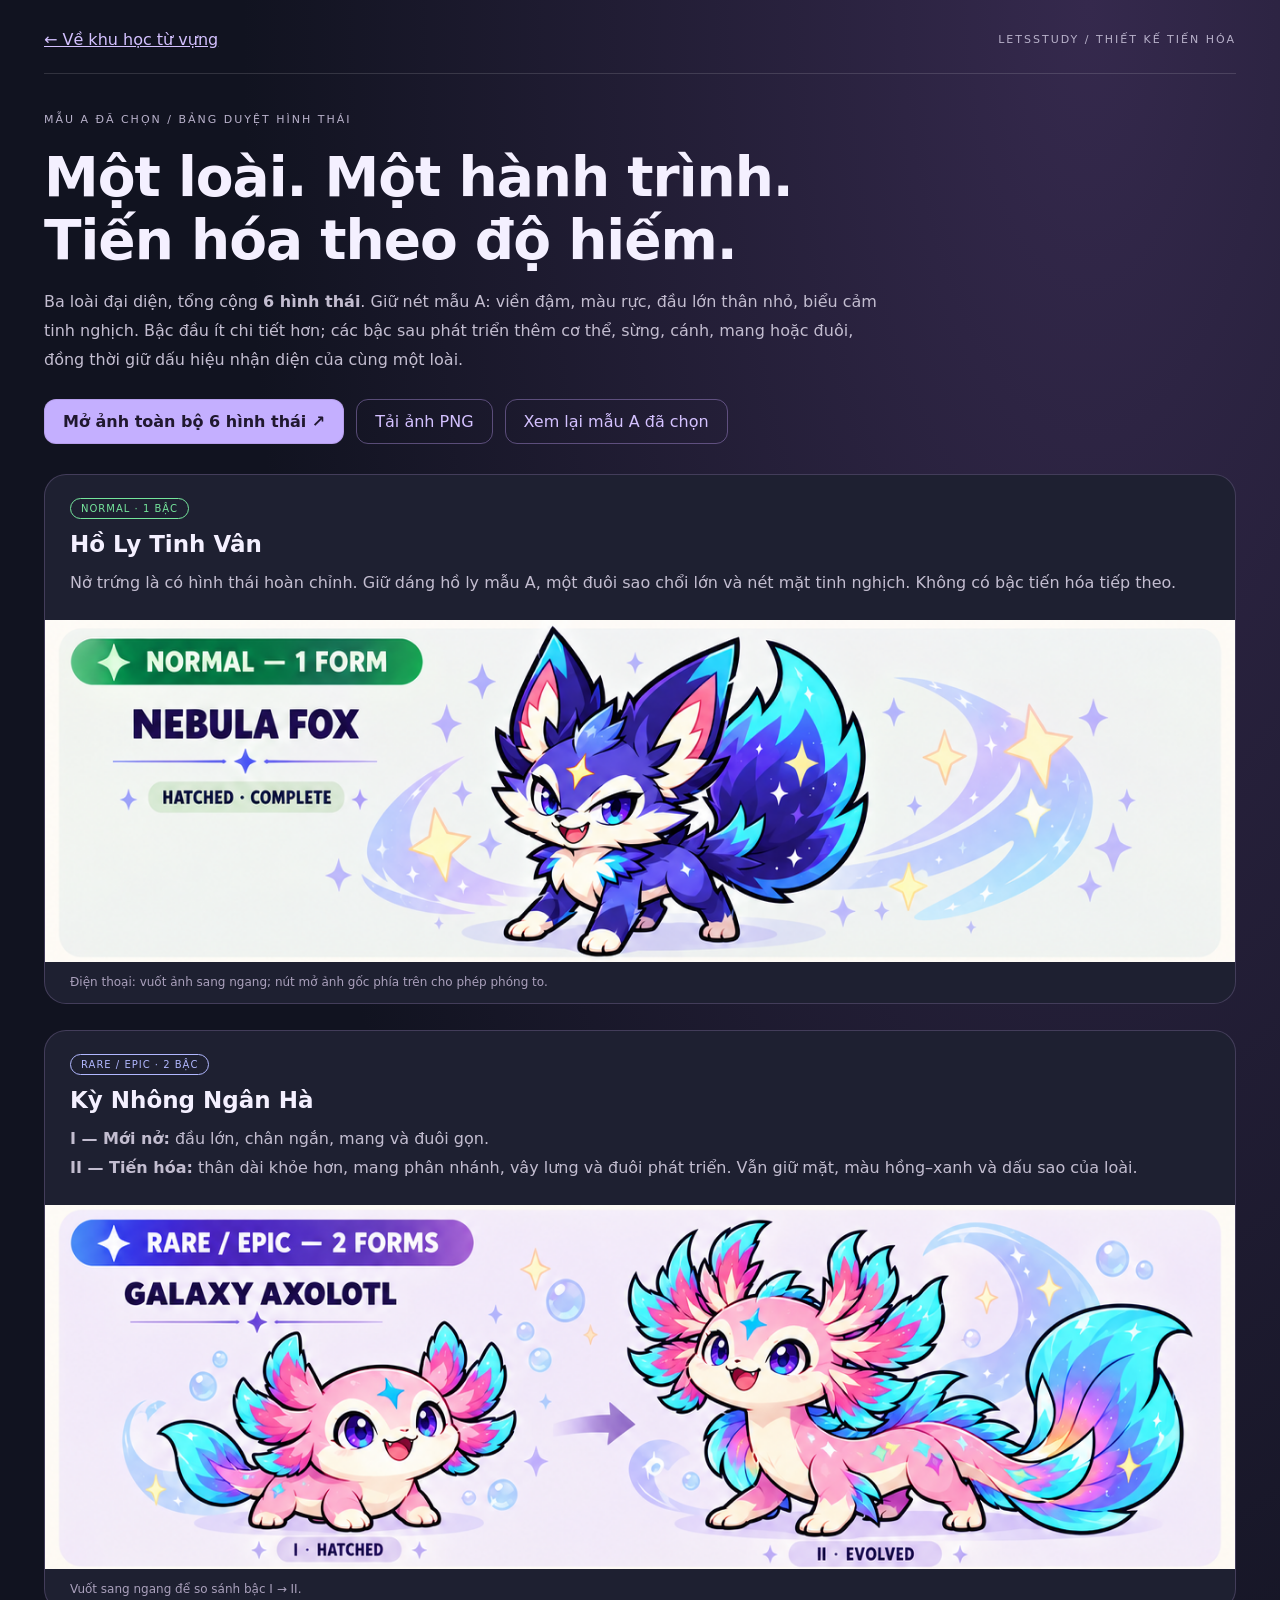
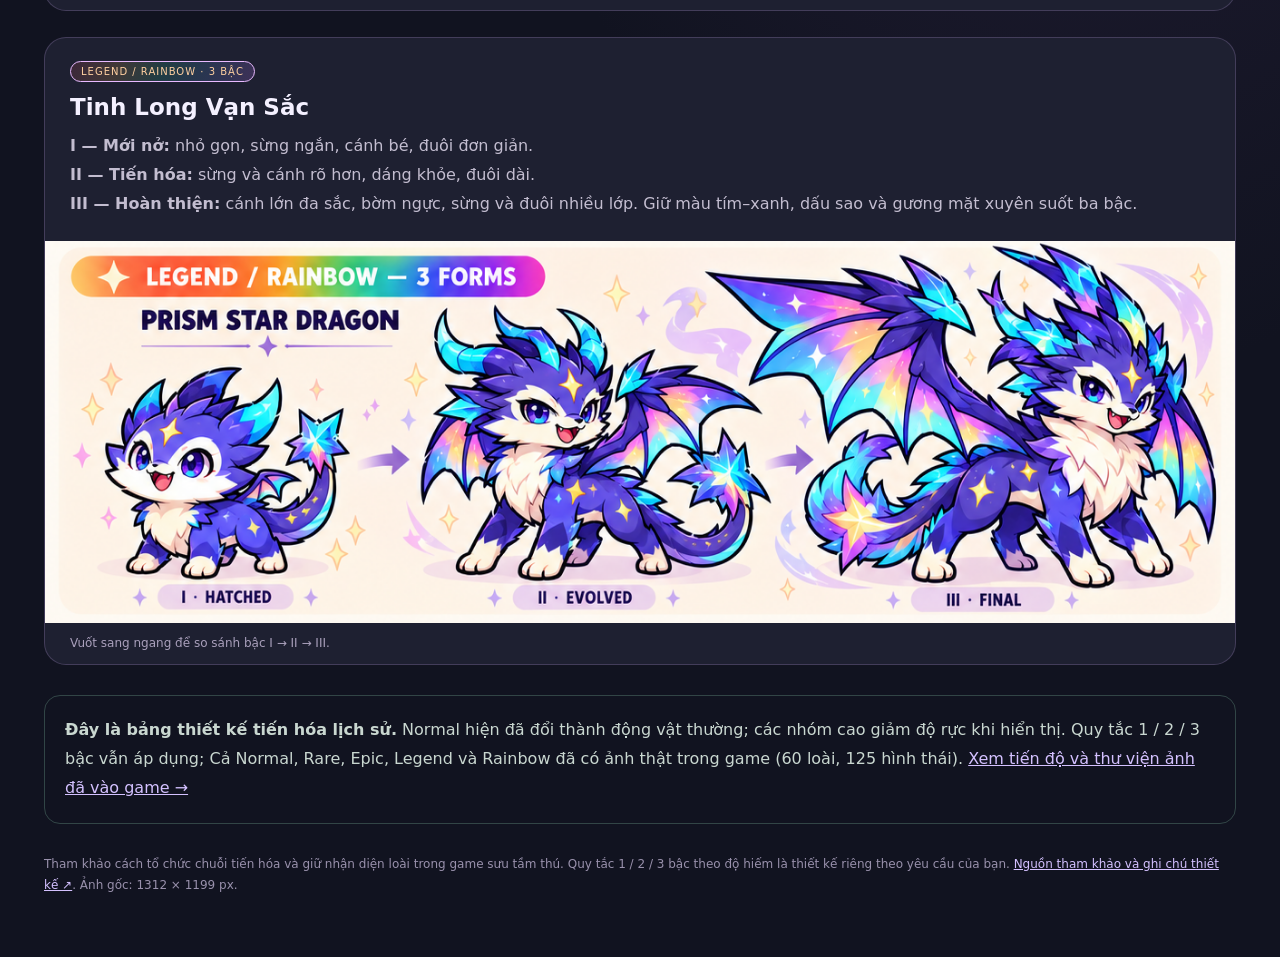
<file: pet-evolution-preview.html>
<!doctype html>
<html lang="vi">
<head>
<meta charset="utf-8"><meta name="viewport" content="width=device-width,initial-scale=1"><meta name="theme-color" content="#111320">
<title>Mẫu tiến hóa 1–2–3 bậc · LetsStudy</title>
<style>
:root{color-scheme:dark;font-family:system-ui,sans-serif;color:#f4f0ff;background:#111320}*{box-sizing:border-box}body{margin:0;background:radial-gradient(ellipse at 85% 0,#35294d,transparent 55%);min-height:100vh}main{max-width:1240px;margin:auto;padding:30px 24px 60px}a{color:#d4c1ff}a:focus-visible{outline:3px solid #9ce6c0;outline-offset:5px}header{display:flex;justify-content:space-between;align-items:center;gap:20px;padding-bottom:24px;border-bottom:1px solid #fff2}header span,.eyebrow{font-size:11px;letter-spacing:2px;color:#b8b1ca}.eyebrow{margin-top:36px}h1{font-size:clamp(32px,5vw,55px);line-height:1.15;margin:16px 0;letter-spacing:-1px}p{line-height:1.8}.intro{color:#c3bdd0;max-width:850px}.actions{display:flex;flex-wrap:wrap;gap:12px;margin:24px 0 30px}.actions a{padding:12px 18px;border:1px solid #a58ad477;border-radius:12px;text-decoration:none}.actions a:first-child{background:#c4afff;color:#20182f;font-weight:650}.family{margin:26px 0;border:1px solid #8e79ac55;border-radius:22px;overflow:hidden;background:#1e2031}.copy{padding:22px 25px}.copy h2{font-size:23px;line-height:1.4;margin:9px 0}.copy p{color:#c3bdd0;margin:8px 0 0}.rarity{display:inline-block;padding:4px 10px;border:1px solid;border-radius:100px;font-size:10px;letter-spacing:1px;text-transform:uppercase}.normal{color:#75e59c}.rare{color:#b1b7ff}.legend{color:#ffd0a1;border-color:#e8b9ff;background:linear-gradient(110deg,#8c384f44,#9e7a4544,#268c7944,#4c6eaa44,#935fc144)}.viewport{width:100%;overflow-x:auto;background:#fbf8f5;overscroll-behavior-x:contain}.strip{position:relative;min-width:850px;aspect-ratio:1312/var(--height);overflow:hidden}.strip img{position:absolute;display:block;width:100%;height:auto;top:var(--top);left:0}.hint{margin:0;padding:10px 25px;font-size:12px;color:#aaa0bc}.note{margin-top:30px;padding:20px;border:1px solid #9ce6c03d;border-radius:16px;color:#c9d7d0;line-height:1.8}footer{margin-top:30px;color:#9991ac;font-size:12px;line-height:1.8}@media(max-width:750px){main{padding:22px 16px 40px}header span{display:none}.copy{padding:20px}.copy h2{font-size:21px}.actions a{font-size:14px}.strip{min-width:900px}.family:first-of-type .strip{min-width:0;aspect-ratio:550/377}.family:first-of-type .strip img{width:238.54545%;left:-81.81818%}}
</style>
</head>
<body><main>
<header><a href="./vocabulary.html">← Về khu học từ vựng</a><span>LETSSTUDY / THIẾT KẾ TIẾN HÓA</span></header>
<p class="eyebrow">MẪU A ĐÃ CHỌN / BẢNG DUYỆT HÌNH THÁI</p>
<h1>Một loài. Một hành trình.<br>Tiến hóa theo độ hiếm.</h1>
<p class="intro">Ba loài đại diện, tổng cộng <strong>6 hình thái</strong>. Giữ nét mẫu A: viền đậm, màu rực, đầu lớn thân nhỏ, biểu cảm tinh nghịch. Bậc đầu ít chi tiết hơn; các bậc sau phát triển thêm cơ thể, sừng, cánh, mang hoặc đuôi, đồng thời giữ dấu hiệu nhận diện của cùng một loài.</p>
<div class="actions"><a href="./assets/previews/evolution-samples-1-2-3.png" target="_blank" rel="noopener">Mở ảnh toàn bộ 6 hình thái ↗</a><a href="./assets/previews/evolution-samples-1-2-3.png" download="linh-thu-tien-hoa-1-2-3-bac.png">Tải ảnh PNG</a><a href="./pet-art-abc.html">Xem lại mẫu A đã chọn</a></div>
<section class="family"><div class="copy"><span class="rarity normal">Normal · 1 bậc</span><h2>Hồ Ly Tinh Vân</h2><p>Nở trứng là có hình thái hoàn chỉnh. Giữ dáng hồ ly mẫu A, một đuôi sao chổi lớn và nét mặt tinh nghịch. Không có bậc tiến hóa tiếp theo.</p></div><div class="viewport" tabindex="0" role="region" aria-label="Ảnh Hồ Ly Tinh Vân một hình thái, có thể cuộn ngang"><div class="strip" style="--height:377;--top:0%"><img src="./assets/previews/evolution-samples-1-2-3.png" width="1312" height="1199" alt="Normal: Hồ Ly Tinh Vân một hình thái hoàn chỉnh sau khi nở"></div></div><p class="hint">Điện thoại: vuốt ảnh sang ngang; nút mở ảnh gốc phía trên cho phép phóng to.</p></section>
<section class="family"><div class="copy"><span class="rarity rare">Rare / Epic · 2 bậc</span><h2>Kỳ Nhông Ngân Hà</h2><p><strong>I — Mới nở:</strong> đầu lớn, chân ngắn, mang và đuôi gọn.<br><strong>II — Tiến hóa:</strong> thân dài khỏe hơn, mang phân nhánh, vây lưng và đuôi phát triển. Vẫn giữ mặt, màu hồng–xanh và dấu sao của loài.</p></div><div class="viewport" tabindex="0" role="region" aria-label="Ảnh hai hình thái Kỳ Nhông Ngân Hà, có thể cuộn ngang"><div class="strip" style="--height:401;--top:-94.01496%"><img src="./assets/previews/evolution-samples-1-2-3.png" width="1312" height="1199" alt="Rare và Epic: Kỳ Nhông Ngân Hà dạng mới nở chuyển sang dạng tiến hóa với mang và đuôi lớn hơn"></div></div><p class="hint">Vuốt sang ngang để so sánh bậc I → II.</p></section>
<section class="family"><div class="copy"><span class="rarity legend">Legend / Rainbow · 3 bậc</span><h2>Tinh Long Vạn Sắc</h2><p><strong>I — Mới nở:</strong> nhỏ gọn, sừng ngắn, cánh bé, đuôi đơn giản.<br><strong>II — Tiến hóa:</strong> sừng và cánh rõ hơn, dáng khỏe, đuôi dài.<br><strong>III — Hoàn thiện:</strong> cánh lớn đa sắc, bờm ngực, sừng và đuôi nhiều lớp. Giữ màu tím–xanh, dấu sao và gương mặt xuyên suốt ba bậc.</p></div><div class="viewport" tabindex="0" role="region" aria-label="Ảnh ba hình thái Tinh Long Vạn Sắc, có thể cuộn ngang"><div class="strip" style="--height:421;--top:-184.7981%"><img src="./assets/previews/evolution-samples-1-2-3.png" width="1312" height="1199" alt="Legend và Rainbow: Tinh Long Vạn Sắc đi từ dạng nhỏ có cánh bé, qua dạng trung gian, đến dạng hoàn thiện có cánh lớn nhiều màu"></div></div><p class="hint">Vuốt sang ngang để so sánh bậc I → II → III.</p></section>
<p class="note"><strong>Đây là bảng thiết kế tiến hóa lịch sử.</strong> Normal hiện đã đổi thành động vật thường; các nhóm cao giảm độ rực khi hiển thị. Quy tắc 1 / 2 / 3 bậc vẫn áp dụng; Cả Normal, Rare, Epic, Legend và Rainbow đã có ảnh thật trong game (60 loài, 125 hình thái). <a href="./pet-art-preview.html">Xem tiến độ và thư viện ảnh đã vào game →</a></p>
<footer>Tham khảo cách tổ chức chuỗi tiến hóa và giữ nhận diện loài trong game sưu tầm thú. Quy tắc 1 / 2 / 3 bậc theo độ hiếm là thiết kế riêng theo yêu cầu của bạn. <a href="https://github.com/letsstudy222/ankis/blob/main/docs/pet-evolution-art.md">Nguồn tham khảo và ghi chú thiết kế ↗</a>. Ảnh gốc: 1312 × 1199 px.</footer>
</main></body></html>
</file>
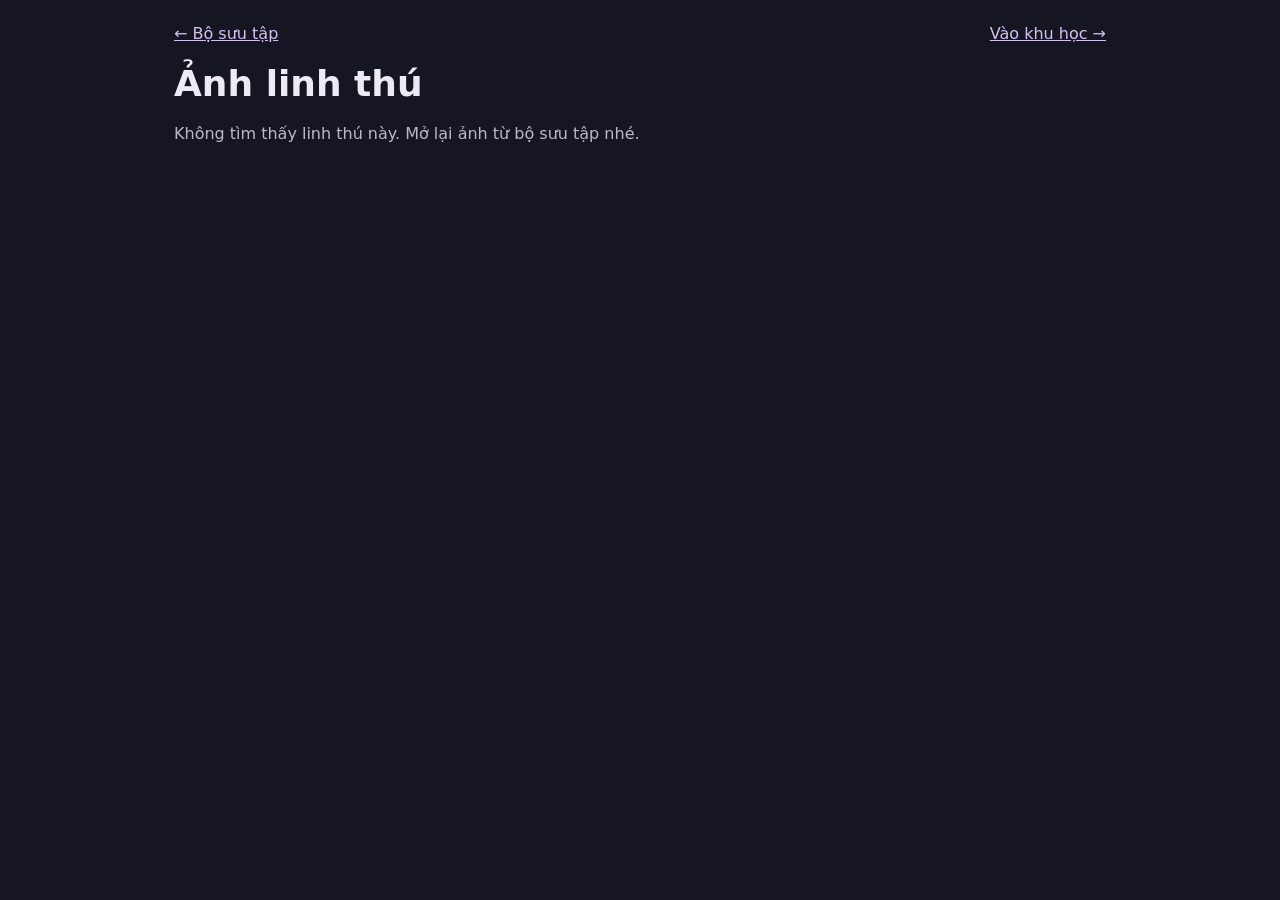
<file: pet-portrait.html>
<!doctype html>
<html lang="vi">
  <head>
    <meta charset="utf-8" />
    <meta name="viewport" content="width=device-width,initial-scale=1" />
    <title>Ảnh linh thú · LetsStudy</title>
    <style>
      :root {
        font-family: system-ui, sans-serif;
        color: #eeeaf5;
        background: #151622;
        color-scheme: dark;
      }
      * {
        box-sizing: border-box;
      }
      body {
        margin: 0;
      }
      main {
        max-width: 980px;
        margin: auto;
        padding: 24px;
      }
      a {
        color: #d2c1ef;
      }
      header {
        display: flex;
        flex-wrap: wrap;
        gap: 18px;
        justify-content: space-between;
        align-items: center;
      }
      h1 {
        font-size: clamp(24px, 4vw, 36px);
        margin: 20px 0 8px;
      }
      p {
        color: #bdb8c9;
        line-height: 1.7;
      }
      #portrait {
        display: block;
        max-width: 100%;
        width: min(78vh, 820px);
        height: auto;
        aspect-ratio: 1;
        object-fit: contain;
        margin: 22px auto;
        background: #e9e8e2;
        border-radius: 20px;
        padding: 18px;
      }
      #forms {
        display: flex;
        gap: 10px;
        flex-wrap: wrap;
      }
      #forms a {
        padding: 10px 14px;
        border: 1px solid #797282;
        border-radius: 10px;
        text-decoration: none;
      }
      #forms a[aria-current] {
        color: #151622;
        background: #d2c1ef;
      }
      a:focus-visible {
        outline: 3px solid #89d2b1;
        outline-offset: 4px;
      }
      [hidden] {
        display: none !important;
      }
      @media (max-width: 500px) {
        main {
          padding: 18px;
        }
        #portrait {
          padding: 8px;
        }
      }
    </style>
    <link
      rel="stylesheet"
      href="./pet-art-tone.css?v=20261027-natural-refresh-2"
    />
  </head>
  <body>
    <main>
      <header>
        <a id="back" href="./pet-art-preview.html">← Bộ sưu tập</a
        ><a href="./vocabulary.html?v=20261027-support-background-2"
          >Vào khu học →</a
        >
      </header>
      <h1 id="name">Ảnh linh thú</h1>
      <p id="caption"></p>
      <nav id="forms" aria-label="Chọn hình thái"></nav>
      <img id="portrait" hidden alt="" width="1254" height="1254" />
    </main>
    <script src="./guardian-model.js?v=20261027-natural-refresh-2"></script>
    <script src="./guardian-nursery.js?v=20261027-natural-refresh-2"></script>
    <script src="./guardian-art.js?v=2.0.0"></script>
    <script>
      "use strict";
      (() => {
        const query = new URLSearchParams(location.search),
          pet = GuardianModel.pets.find((p) => p.id === query.get("pet"));
        if (!pet) {
          document.getElementById("caption").textContent =
            "Không tìm thấy linh thú này. Mở lại ảnh từ bộ sưu tập nhé.";
          return;
        }
        const total = GuardianModel.formCount(pet.id),
          requested = Number(query.get("form")),
          form =
            Number.isInteger(requested) && requested >= 1 && requested <= total
              ? requested
              : 1;
        const picture = document.getElementById("portrait");
        picture.src = GuardianArt.assets[pet.id][form];
        picture.alt = `${pet.name} · Bậc ${form}`;
        picture.dataset.artRarity = pet.rarity;
        picture.hidden = false;
        document.title = `${pet.name} · Bậc ${form} · LetsStudy`;
        document.getElementById("name").textContent = pet.name;
        document.getElementById("caption").textContent =
          `${GuardianNursery.tiers[pet.rarity].name} · ${total === 1 ? "Một hình thái hoàn chỉnh sau nở" : `Bậc ${form} / ${total}${form === 2 ? " · Cấp 8" : form === 3 ? " · Cấp 16" : " · Mới nở"}`}`;
        document.getElementById("back").href =
          "./pet-art-preview.html#" + pet.id;
        for (let f = 1; f <= total; f++) {
          const link = document.createElement("a");
          link.href = `?pet=${pet.id}&form=${f}`;
          link.textContent = `Bậc ${f}`;
          if (f === form) link.setAttribute("aria-current", "page");
          document.getElementById("forms").append(link);
        }
        document.addEventListener("keydown", (e) => {
          if (e.altKey || e.ctrlKey || e.metaKey) return;
          const next =
            e.key === "ArrowRight"
              ? form + 1
              : e.key === "ArrowLeft"
                ? form - 1
                : 0;
          if (next >= 1 && next <= total) {
            e.preventDefault();
            location.search = `?pet=${pet.id}&form=${next}`;
          }
        });
      })();
    </script>
  </body>
</html>
</file>
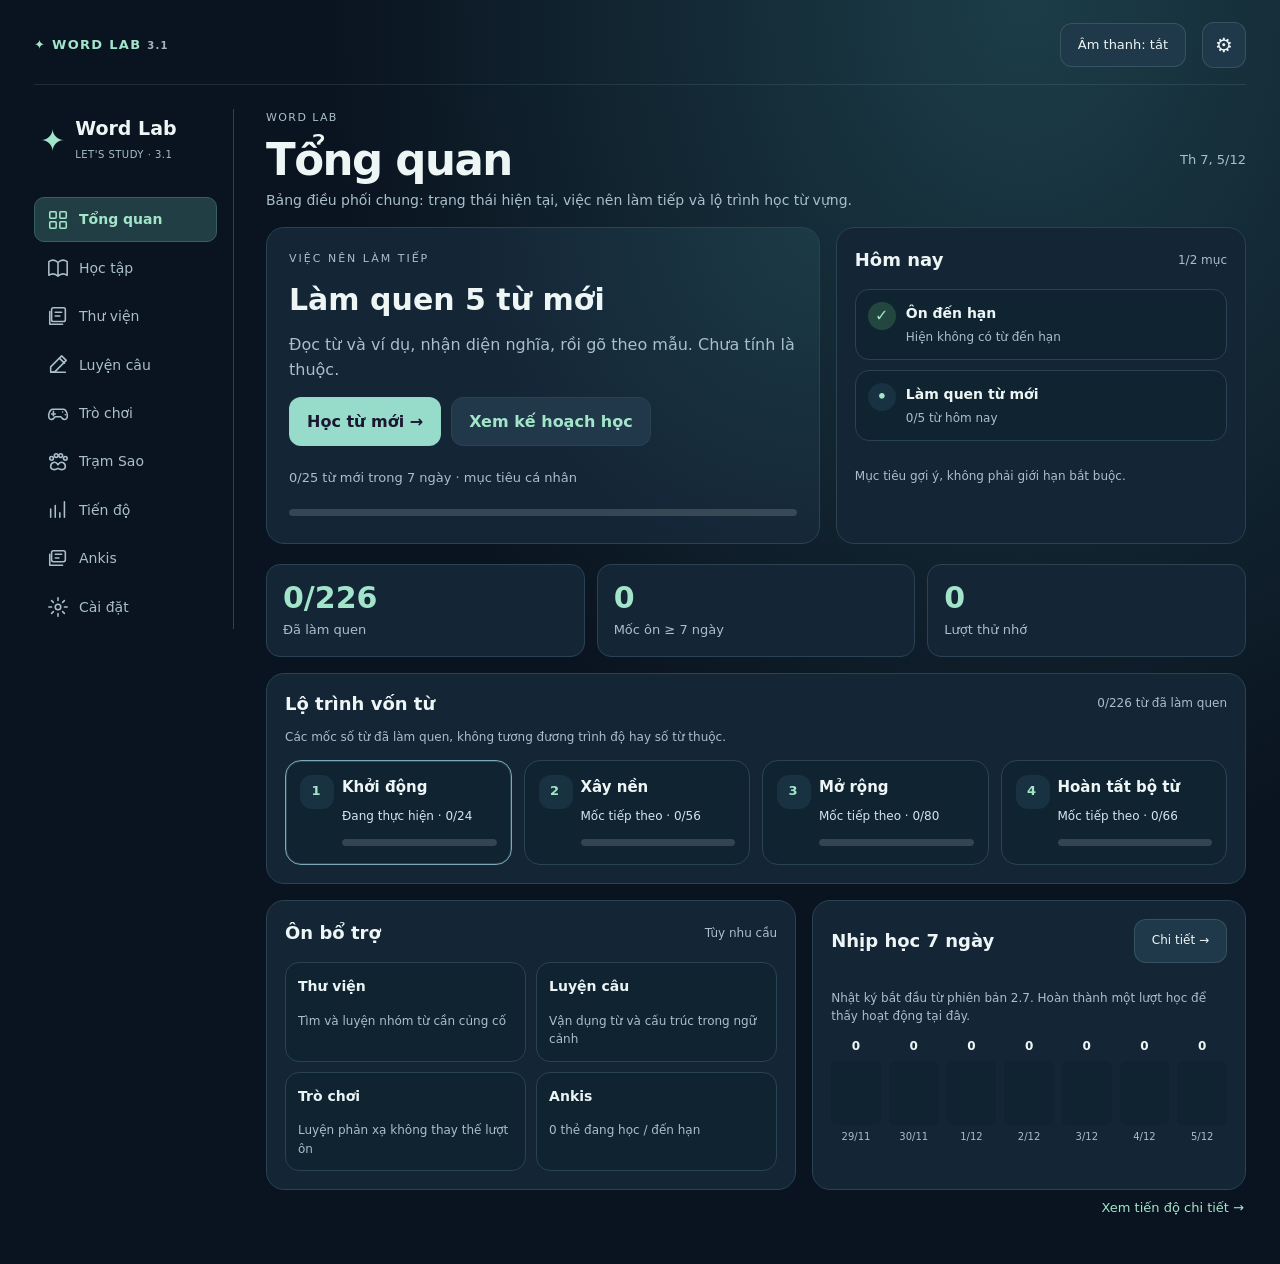
<file: vocabulary.html>
<!doctype html>
<html lang="vi">
  <head>
    <meta charset="utf-8" />
    <meta name="viewport" content="width=device-width,initial-scale=1,interactive-widget=resizes-content" />
    <title>Word Lab 3.1 · LetsStudy</title>
    <meta name="description" content="Học từ vựng, ôn tập, flashcard và luyện câu cùng LetsStudy Word Lab." />
    <link rel="stylesheet" href="vocabulary.css?v=20261028-collection-9" />
    <link
      rel="stylesheet"
      href="./pet-art-tone.css?v=20261027-typo-tickets-7"
    />
    <link rel="stylesheet" href="./pet-roaming.css?v=20261027-typo-tickets-7" />
    <link rel="stylesheet" href="vocabulary-flight.css?v=20261028-arena-8" />
    <link
      rel="stylesheet"
      href="guardian-gear-art.css?v=20261027-typo-tickets-7"
    />
    <link rel="stylesheet" href="vocabulary-library.css?v=20261111-library-1" />
    <link rel="stylesheet" href="vocabulary-mobile.css?v=20261116-mobile-1" />
    <link rel="stylesheet" href="vocabulary-sentences.css?v=4" />
      <link rel="stylesheet" href="wordlab.css?v=3.1.0" />
  </head>
  <body>
    <div id="wl-storage-warning" role="alert" hidden></div>
    <main>
      <header>
        <span>✦ WORD LAB <small>3.1</small></span
        ><button id="sound" aria-pressed="false">Âm thanh: tắt</button><button id="wl-header-settings" type="button" aria-label="Cài đặt và sao lưu" title="Cài đặt và sao lưu">⚙</button>
      </header>
      <nav class="wl-nav" aria-label="Điều hướng Word Lab"><div class="wl-nav-brand"><span class="wl-logo">✦</span><div><strong>Word Lab</strong><small>LET'S STUDY · 3.1</small></div></div><div class="wl-nav-links"><button type="button" data-wl-target="home" data-wl-nav="home" aria-current="page"><svg aria-hidden="true" viewBox="0 0 24 24" fill="none" stroke="currentColor" stroke-width="1.7" stroke-linecap="round" stroke-linejoin="round"><rect x="3" y="3" width="7" height="7" rx="1"/><rect x="14" y="3" width="7" height="7" rx="1"/><rect x="3" y="14" width="7" height="7" rx="1"/><rect x="14" y="14" width="7" height="7" rx="1"/></svg><span>Tổng quan</span></button><button type="button" data-wl-target="study-modes" data-wl-nav="learn"><svg aria-hidden="true" viewBox="0 0 24 24" fill="none" stroke="currentColor" stroke-width="1.7" stroke-linecap="round" stroke-linejoin="round"><path d="M12 6C9 3 5 3 2 5v15c3-2 7-2 10 1 3-3 7-3 10-1V5c-3-2-7-2-10 1v15"/></svg><span>Học tập</span></button><button type="button" data-wl-target="library-open" data-wl-nav="library"><svg aria-hidden="true" viewBox="0 0 24 24" fill="none" stroke="currentColor" stroke-width="1.7" stroke-linecap="round" stroke-linejoin="round"><rect x="5" y="3" width="15" height="15" rx="2"/><path d="M3 7v14h14M9 8h7m-7 4h5"/></svg><span>Thư viện</span></button><button type="button" data-wl-target="sentence-open" data-wl-nav="sentence"><svg aria-hidden="true" viewBox="0 0 24 24" fill="none" stroke="currentColor" stroke-width="1.7" stroke-linecap="round" stroke-linejoin="round"><path d="m14 5 5 5M4 20l5-1L21 7l-5-5L4 14zM4 20h16"/></svg><span>Luyện câu</span></button><button type="button" data-wl-target="game-card" data-wl-nav="game"><svg aria-hidden="true" viewBox="0 0 24 24" fill="none" stroke="currentColor" stroke-width="1.7" stroke-linecap="round" stroke-linejoin="round"><path d="M6 8h12c3 0 5 6 4 9s-4 3-7-1H9c-3 4-6 4-7 1S3 8 6 8zM7 10v5m-2-2h4m8-2h.01m3 3h.01"/></svg><span>Trò chơi</span></button><button type="button" data-wl-target="g-open" data-wl-nav="pet"><svg aria-hidden="true" viewBox="0 0 24 24" fill="none" stroke="currentColor" stroke-width="1.7" stroke-linecap="round" stroke-linejoin="round"><path d="M12 15c-3-5-8-2-8 2s5 4 8 2c3 2 8 2 8-2s-5-7-8-2z"/><circle cx="5" cy="8" r="2"/><circle cx="10" cy="5" r="2"/><circle cx="15" cy="5" r="2"/><circle cx="20" cy="8" r="2"/></svg><span>Trạm Sao</span></button><button type="button" data-wl-target="wl-progress" data-wl-nav="progress"><svg aria-hidden="true" viewBox="0 0 24 24" fill="none" stroke="currentColor" stroke-width="1.7" stroke-linecap="round" stroke-linejoin="round"><path d="M4 20V11m5 9V7m5 13v-5m5 5V3"/></svg><span>Tiến độ</span></button><button type="button" data-wl-target="wl-ankis" data-wl-nav="ankis"><svg aria-hidden="true" viewBox="0 0 24 24" fill="none" stroke="currentColor" stroke-width="1.7" stroke-linecap="round" stroke-linejoin="round"><rect x="5" y="4" width="15" height="12" rx="2"/><path d="M3 8v12h14M9 8h7m-7 4h4"/></svg><span>Ankis</span></button><button type="button" data-wl-target="wl-settings" data-wl-nav="settings"><svg aria-hidden="true" viewBox="0 0 24 24" fill="none" stroke="currentColor" stroke-width="1.7" stroke-linecap="round" stroke-linejoin="round"><circle cx="12" cy="12" r="3"/><path d="M12 2v3m0 14v3M2 12h3m14 0h3M5 5l2 2m10 10 2 2M5 19l2-2M17 7l2-2"/></svg><span>Cài đặt</span></button></div></nav>
      <section id="home">
<div class="wl-dashboard">
          <div class="wl-heading"><div><p class="eyebrow" id="wl-section-kicker">WORD LAB</p><h1 id="wl-section-title" tabindex="-1">Tổng quan</h1><p id="wl-section-copy">Theo dõi hành trình của bạn.</p></div><time id="wl-date"></time></div>
        <div class="wl-overview-grid wl29-overview" data-wl-panel="home">
          <article class="wl-focus-card"><p class="eyebrow">VIỆC NÊN LÀM TIẾP</p><h2 id="wl-focus-title"></h2><p id="wl-focus-copy"></p><div class="wl-focus-actions"><button id="wl-focus-primary" type="button">Bắt đầu</button><button id="wl-focus-secondary" type="button">Xem kế hoạch học</button></div><div class="wl-week-goal"><p id="wl-week-goal"></p><progress id="wl-week-goal-bar" value="0" max="25" aria-label="Mục tiêu từ mới"></progress></div></article>
          <article class="wl-summary-card"><div class="wl-summary-heading"><h3>Hôm nay</h3><span id="wl-checklist-badge"></span></div><div id="wl-checklist" class="wl-checklist"></div><p class="wl-stat-note">Mục tiêu gợi ý, không phải giới hạn bắt buộc.</p></article>
        </div>
        <div id="stats" class="stats" data-wl-panel="home"></div>
        <section class="wl-roadmap" data-wl-panel="home" aria-labelledby="wl-roadmap-title"><div class="wl-summary-heading"><h2 id="wl-roadmap-title">Lộ trình vốn từ</h2><span id="wl-roadmap-status"></span></div><p class="wl-stat-note">Các mốc số từ đã làm quen, không tương đương trình độ hay số từ thuộc.</p><div id="wl-roadmap" class="wl-roadmap-grid"></div></section>
        <div class="wl-overview-columns" data-wl-panel="home"><section class="wl-summary-card"><div class="wl-summary-heading"><h3>Ôn bổ trợ</h3><span>Tùy nhu cầu</span></div><div id="wl-module-grid" class="wl-module-grid"></div></section><section class="wl-summary-card wl-activity-card"><div class="wl-summary-heading"><h3>Nhịp học 7 ngày</h3><button type="button" id="wl-activity-link">Chi tiết →</button></div><div id="wl-activity-home"></div></section></div>
        <div class="wl-quick-progress" data-wl-panel="home"><button id="wl-progress-shortcut" type="button">Xem tiến độ chi tiết →</button></div>
        <section class="wl-section-intro-card" data-wl-panel="learn" hidden><div><p class="eyebrow">KHÔNG GIAN HỌC TẬP</p><h2>Kế hoạch học của bạn</h2><p>Ôn đến hạn trước, tiếp tục nhóm đang học rồi làm quen thêm từ mới. Mỗi nhóm tối đa 5 từ; mỗi lượt ôn tối đa 20 từ.</p></div><div id="wl-learn-snapshot" class="wl-intro-stats"></div></section><section
          id="study-route" data-wl-panel="learn" hidden
          class="study-route"
          aria-label="Gợi ý học tiếp"
        >
          <span class="route-marker" aria-hidden="true">→</span>
          <div>
            <small>BƯỚC TIẾP THEO CỦA BẠN</small>
            <h2 id="route-title"></h2>
            <p id="route-copy"></p>
          </div>
          <button id="route-start">Bắt đầu →</button>
        </section>
        <div class="mode-heading" id="study-modes" data-wl-panel="learn" hidden tabindex="-1">
          <h2>Các chế độ học</h2>
          <span>Ôn đến hạn · Học mới · Luyện thêm</span>
        </div>
        <section class="wl-section-intro-card wl-game-intro" data-wl-panel="game" hidden><div><p class="eyebrow">LUYỆN QUA TRÒ CHƠI</p><h2>Chọn cách củng cố trí nhớ</h2><p>Vệ binh rèn tự nhớ chính tả dưới áp lực; ghép cặp rèn nhận diện nghĩa; giải mã rèn cấu tạo từ. Cả ba lấy từ đã làm quen.</p></div><div id="wl-game-snapshot" class="wl-intro-stats"></div></section>
        <div class="modes" data-wl-panel="learn game" hidden>
          <article class="learn-card" data-wl-panel="learn">
            <svg
              class="mode-icon"
              viewBox="0 0 60 56"
              fill="none"
              stroke="currentColor"
              stroke-width="2"
              stroke-linecap="round"
              stroke-linejoin="round"
              aria-hidden="true"
            >
              <path
                d="M12 9q9-4 18 0v28q-9-4-18 0V9Zm18 0q9-4 18 0v28q-9-4-18 0M18 16h6m-6 7h6m12-7h6m-6 7h6"
              /></svg
            ><span>01 / HỌC TRƯỚC</span>
            <h2>Làm quen 5 từ</h2>
            <p id="learn-description"></p>
            <button id="learn">Học từ mới →</button>
          </article>
          <article data-wl-panel="learn">
            <svg
              class="mode-icon"
              viewBox="0 0 60 56"
              fill="none"
              stroke="currentColor"
              stroke-width="2"
              stroke-linecap="round"
              stroke-linejoin="round"
              aria-hidden="true"
            >
              <circle cx="30" cy="25" r="17" />
              <path d="M30 14v12l9 5M16 6l-6 6m34-6 6 6M23 46h14" /></svg
            ><span>02 / NHỚ LẠI</span>
            <h2>Ôn hôm nay</h2>
            <p id="daily-description"></p>
            <button id="daily">Bắt đầu hôm nay →</button>
          </article>
          <article data-wl-panel="learn">
            <svg
              class="mode-icon"
              viewBox="0 0 60 56"
              fill="none"
              stroke="currentColor"
              stroke-width="2"
              stroke-linecap="round"
              stroke-linejoin="round"
              aria-hidden="true"
            >
              <path
                d="M30 12c-15-17-34 13-14 22 7 3 14-8 14-8s7-11 14-8c20 9 1 39-14 22M13 42l-6-1 1 6m39-39 6 1-1-6"
              /></svg
            ><span>03 / LUYỆN THÊM</span>
            <h2>Luyện vô hạn</h2>
            <p>
              Chỉ dùng từ đã làm quen. Xáo trộn hết nhóm trước khi sang vòng
              mới.
            </p>
            <button id="infinite">Luyện điền chữ →</button>
          </article>
<article class="arcade" data-wl-panel="game" hidden id="game-card" tabindex="-1">
            <svg
              class="mode-icon"
              viewBox="0 0 60 56"
              fill="none"
              stroke="currentColor"
              stroke-width="2"
              stroke-linecap="round"
              stroke-linejoin="round"
              aria-hidden="true"
            >
              <path
                d="m30 5 9 25-9-4-9 4L30 5Zm-8 20L9 40l16-5m13-10 13 15-16-5M26 40l4 11 4-11"
              /></svg
            ><span>TRÒ CHƠI / PHẢN XẠ</span>
            <h2>Phòng tuyến thiên thạch</h2>
            <p>
              Thiên thạch mang theo nghĩa tiếng Việt sẽ lao dần vào tàu. Gõ đúng từ tiếng Anh để bắn vỡ thiên thạch trước khi nó chạm phòng tuyến.
            </p>
            <label
              >Tốc độ
              <select id="speed">
                <option value="slow">Làm quen</option>
                <option value="normal" selected>Vừa sức · tự điều chỉnh</option>
                <option value="fast">Thử thách</option>
              </select></label><p class="wl-game-note">3 lá chắn · thời gian theo độ dài từ và mức độ quen. Mỗi chữ đúng bắn một lần; chữ sai không làm mất phần đã gõ đúng.</p><button id="game">Vào trận →</button>
          </article>
          <article data-wl-panel="game" hidden class="wl-game-quick"><span>NHẬN DIỆN NGHĨA</span><h2>Ghép cặp từ</h2><p>Ghép 4 từ tiếng Anh với nghĩa tương ứng, không giới hạn thời gian.</p><button id="wl-match-start">Chơi ghép cặp →</button></article>
          <article data-wl-panel="game" hidden class="wl-game-quick"><span>CHÍNH TẢ</span><h2>Giải mã chữ cái</h2><p>Sắp xếp các chữ để tìm từ đúng. Luyện tối đa 5 từ đơn mỗi ván.</p><button id="wl-scramble-start">Chơi giải mã →</button></article>
          <article class="wl-library-card" hidden><svg aria-hidden="true" viewBox="0 0 24 24" fill="none" stroke="currentColor" stroke-width="1.7" stroke-linecap="round" stroke-linejoin="round"><rect x="5" y="3" width="15" height="15" rx="2"/><path d="M3 7v14h14M9 8h7m-7 4h5"/></svg><span>05 / THEO BỘ</span><h2>Thư viện & flashcard</h2><p>Học theo bộ 12 hoặc 24 từ, lật thẻ và kiểm tra gõ từ.</p><button id="library-open">Mở thư viện →</button></article>
          <article class="wl-sentence-card" hidden><svg aria-hidden="true" viewBox="0 0 24 24" fill="none" stroke="currentColor" stroke-width="1.7" stroke-linecap="round" stroke-linejoin="round"><path d="m14 5 5 5M4 20l5-1L21 7l-5-5L4 14zM4 20h16"/></svg><span>06 / VẬN DỤNG</span><h2>Luyện câu</h2><p>Viết câu Việt → Anh, so sánh với câu mẫu IELTS.</p><form class="sentence-entry" action="./vocabulary.html" method="get"><button id="sentence-open" name="view" value="sentences">Luyện câu →</button></form></article>
        </div>
        <section class="wl-mini-workspace" data-wl-panel="game" hidden><p id="wl-mini-status" class="wl-stat-note"></p><div id="wl-mini-game" hidden></div><p class="wl-stat-note">Ghép cặp và Giải mã không thay đổi lịch ôn, xu, vé hay XP. Vệ binh vẫn giữ cơ chế phần thưởng hiện có.</p></section>
        <section class="wl-summary-card" data-wl-panel="learn" hidden><div class="wl-summary-heading"><h2>Lịch ôn sắp tới</h2><span>Chỉ từ đã làm quen</span></div><div id="wl-upcoming" class="wl-upcoming"></div><p id="wl-next-due" class="wl-stat-note"></p><p class="wl-stat-note">Ôn đúng hạn có thể tăng bậc. Luyện đúng trước hạn không dời lịch; sai hoặc dùng gợi ý hẹn lại sau 10 phút.</p></section><details class="wl-panel" data-wl-panel="learn" hidden><summary>Hướng dẫn học & ôn tập</summary>          <p>
            Mặc định học 5 từ mỗi lượt, có thể chủ động học thêm. Ba bước: xem
            từ + câu ví dụ → chọn nghĩa → gõ theo mẫu, xen kẽ cả nhóm. Đây là
            làm quen, chưa tính là đã thuộc. Bài điền từ chỉ lấy từ đã học: lần
            đầu sau 10 phút, sau đó 1, 3, 7, 14, 30 và 60 ngày. Mỗi lượt ôn tối
            đa 20 từ đến hạn; sai hoặc dùng gợi ý sẽ được xem lại sau 10 phút,
            không bắt lặp vô hạn trong phiên. Muốn nhẹ hơn, dừng bất cứ lúc nào;
            các bước học đã hoàn thành được giữ lại. Luyện vô hạn và trò chơi
            cũng chỉ lấy từ đã học.
          </p><p>Phím tắt: Enter để tiếp tục hoặc kiểm tra; 1–4 để chọn nghĩa; Alt+1 gợi ý, Alt+2 đáp án, Alt+3 nghe từ; Esc để thoát lượt học.</p></details>
                <section id="guardian-home"  hidden class="g-station" aria-label="Trạm Sao">
          <div id="g-home-art" class="g-home-art"></div>
          <div class="g-home-copy">
            <p class="eyebrow">TRẠM SAO / MỘT NGƯỜI BẠN CÙNG HỌC</p>
            <h2 id="g-home-name"></h2>
            <p id="g-home-status"></p>
            <progress id="g-home-xp" max="80" value="0"></progress>
            <p id="g-home-mission"></p>
          </div>
          <div class="g-home-action">
            <span class="g-currency"
              >✦ <strong id="g-home-coins">0</strong> xu</span
            ><button id="g-open">Linh thú & cửa hàng →</button
            ><a href="./pet-art-preview.html" style="font-size: 12px"
              >🎨 Xem mẫu tiến hóa linh thú</a
            ><small>Học đều. Nuôi lớn. Đi xa.</small>
          </div>
        </section>
<section id="guardian-dialog" data-wl-panel="pet" hidden aria-labelledby="g-dialog-title">
        <div class="g-dialog-header">
          <div>
            <p class="eyebrow">TRẠM ĐIỀU KHIỂN LINH THÚ</p>
            <h2 id="g-dialog-title">Khoang điều khiển</h2>
          </div>
          <div>
            <span id="g-wallet"></span
            ><button id="g-close" type="button">Về linh thú</button>
          </div>
        </div>
        <nav id="g-tabs" class="g-tabs" aria-label="Các khu Trạm Sao">
          <button data-tab="pet" aria-pressed="true">Linh thú</button
          ><button data-tab="collection" aria-pressed="false">Bộ sưu tập</button
          ><button data-tab="eggs" aria-pressed="false">Lồng ấp</button
          ><button data-tab="gacha" aria-pressed="false">Triệu hồi</button
          ><button data-tab="shop" aria-pressed="false">Cửa hàng</button
          ><button data-tab="journey" aria-pressed="false">Hành trình</button
          ><button data-tab="rules" aria-pressed="false">Luật thưởng</button>
        </nav>
        <p id="g-message" role="status"></p>
        <div id="wl-station-summary" class="wl-station-summary"></div><div id="g-dialog-body"></div>
      </section>

        <section id="wl-progress" data-wl-panel="progress" hidden class="wl-panel" tabindex="-1" aria-labelledby="wl-progress-title"><div class="wl-section-heading"><h2 id="wl-progress-title">Tiến độ của bạn</h2><span id="wl-progress-percent"></span></div><progress id="wl-vocab-progress" max="1" value="0" aria-label="Tỷ lệ từ đã làm quen"></progress><p id="wl-progress-copy"></p><div class="wl-progress-breakdown" id="wl-progress-breakdown"></div>
          <div class="wl-stage-bar" id="wl-stage-bar" aria-hidden="true"></div>
          <div class="wl-progress-metrics" id="wl-progress-metrics"></div>
          <div class="wl-progress-columns">
            <div class="wl-progress-block"><h3>Phân bố mức ghi nhớ</h3><div id="wl-stage-detail"></div><p class="wl-stat-note">Mức dựa trên khoảng cách ôn theo thuật toán, không phải chứng nhận đã thuộc.</p></div>
            <div class="wl-progress-block"><h3>Từ mới trong 7 ngày gần đây</h3><div id="wl-week-chart" class="wl-week-chart"></div><p id="wl-week-note" class="wl-stat-note"></p></div>
          </div>
          <div class="wl-progress-block"><h3>Flashcard và kiểm tra gõ từ</h3><div id="wl-library-metrics" class="wl-progress-metrics"></div><p class="wl-stat-note">Tự đánh giá và kiểm tra gõ từ được tính riêng; không cộng vào số từ đã làm quen. Từ 2.9, lượt kiểm tra gõ chỉ tính đúng nếu đúng ngay lần gửi đầu tiên. Kết quả cũ giữ nguyên cách tính.</p></div>
        </section>
        <section class="wl-summary-card wl-activity-card" data-wl-panel="progress" hidden><div class="wl-summary-heading"><h2>Nhật ký hoạt động</h2><label>Khoảng thời gian <select id="wl-activity-range"><option value="7">7 ngày</option><option value="30">30 ngày</option><option value="90">90 ngày</option></select></label></div><div id="wl-activity-detail"></div></section>
        <details id="wl-settings" data-wl-panel="settings" hidden open>
          <summary>Cài đặt cá nhân & dữ liệu</summary><section class="wl-setting-group"><h2>Mục tiêu học</h2><div class="wl-goal-setting"><label for="wl-week-target">Mục tiêu từ mới trong 7 ngày</label><select id="wl-week-target"><option value="15">15 từ</option><option value="25" selected>25 từ</option><option value="35">35 từ</option><option value="50">50 từ</option></select><p class="wl-stat-note">Mục tiêu cá nhân, không thay đổi thuật toán ôn.</p></div></section><section class="wl-setting-group"><h2>Nhập liệu</h2><p><label><input id="wl-english-keys" type="checkbox" checked> Phím tiếng Anh trực tiếp (ô điền từ)</label></p><p class="wl-stat-note">Mặc định nhận phím vật lý QWERTY trực tiếp, chỉ giữ ký tự tiếng Anh. Tắt tùy chọn này nếu dùng bố cục bàn phím khác. Trên điện thoại vẫn dùng bàn phím hệ thống. Website không điều khiển được UniKey; nếu bộ gõ chặn phím trước trình duyệt, một số lần gõ có thể không được nhận.</p></section><section class="wl-setting-group"><h2>Sao lưu Word Lab</h2>
          

          <p>
            Tiến độ, linh thú, xu, đồ đã mua và bản nháp luyện câu lưu trên trình duyệt này, không
            đồng bộ thiết bị. Xuất bản sao để tránh mất khi xóa dữ liệu trình
            duyệt.
          </p>
          <button id="export">Xuất bản sao JSON</button
          ><label class="import"
            >Nhập bản sao
            <input id="import" type="file" accept=".json,application/json"
          /></label>
          <button id="wl-recovery-export" type="button" hidden>Tải dữ liệu gốc chưa đọc được</button>
          <p id="wl-backup-status" role="status" aria-live="polite"></p>
          <p class="wl-stat-note">Bản sao gồm tiến độ, Trạm Sao, thư viện, nhật ký hoạt động, mục tiêu và các bản nháp đọc được. Khi nhập, tiến độ chính được thay thế; chỉ các bản nháp có trong file được ghi đè. Nên xuất bản sao hiện tại trước khi nhập. Không bao gồm dữ liệu Ankis. Dữ liệu Ankis vẫn được lưu riêng trong trình duyệt.</p></section><section class="wl-setting-group"><h2>Sao lưu Ankis</h2><p>Xuất và nhập JSON để giữ toàn bộ bộ thẻ, lịch ôn, hạn mức thẻ mới và nhật ký. Không dùng bản sao Word Lab để nhập Ankis.</p><button type="button" id="wl-ankis-backup">Mở sao lưu Ankis →</button></section><section class="wl-setting-group"><h2>Lưu trữ & quyền riêng tư</h2><p>Không có tài khoản trực tuyến. Dữ liệu chỉ lưu trên trình duyệt hiện tại. Không nên chỉnh cùng lúc trên nhiều tab; hãy sao lưu trước khi đổi thiết bị hoặc xóa dữ liệu trình duyệt.</p></section>
        </details>
        <section id="wl-ankis" data-wl-panel="ankis" hidden aria-label="Ankis"><p>Đang chuẩn bị bộ thẻ…</p></section>
        <p id="notice" data-wl-panel="learn" hidden role="status"></p>
        </div>
      </section>
      <section id="sentences" hidden aria-labelledby="sentence-title">
        <nav aria-label="Luyện câu">
          <button class="sentence-back" type="button" data-wl-back>← Tổng quan</button>
        </nav>
        <h1 id="sentence-title" tabindex="-1">Luyện câu Việt → Anh</h1>
        <p class="sentence-topic">
          <span id="sentence-topic"></span>
          <span id="sentence-style"></span>
        </p>
        <section class="wl-summary-card wl-sentence-plan"><div class="wl-summary-heading"><h2>Chọn bài luyện</h2><span id="wl-sentence-draft-count"></span></div><p>Đọc đề → tự viết → đối chiếu câu mẫu. Bản nháp được giữ riêng theo từng bài.</p></section><label class="wl29-topic-label" for="wl-sentence-topic-filter">Chủ đề</label><select id="wl-sentence-topic-filter"></select><nav id="sentence-picker" aria-label="Chọn câu luyện"></nav>
        <div class="wl-sentence-workspace"><div class="wl-sentence-source">
        <div class="sentence-panel">
          <p class="wl-kicker">01 · ĐỀ BÀI TIẾNG VIỆT</p><h2 id="sentence-purpose"></h2>
          <p id="sentence-source"></p><div class="wl29-sentence-objective"><strong>Mục tiêu bài luyện</strong><p id="wl-sentence-objective"></p></div>
        </div><p class="wl-sentence-tip">Viết theo cách của bạn. Kiểm tra từng từ chỉ đối chiếu với câu mẫu, không phải chấm ngữ pháp hay điểm IELTS.</p></div>
        <div class="sentence-panel wl-sentence-writing"><p class="wl-kicker">02 · BÀI VIẾT CỦA BẠN</p>
          <fieldset class="sentence-levels">
            <legend>Mức độ luyện</legend>
            <label><input type="radio" name="sentence-level" value="easy" checked /> Có gợi ý</label>
            <label><input type="radio" name="sentence-level" value="hard" /> Ít gợi ý</label>
          </fieldset>
          <div id="sentence-hint">
            <p id="sentence-count"></p>
            <p id="sentence-blanks" aria-hidden="true"></p>
          </div>
          <label class="sentence-label" for="sentence-draft">Bài viết tiếng Anh của bạn</label>
          <div class="sentence-editor">
            <textarea id="sentence-draft" lang="en" rows="5" autocomplete="off" aria-describedby="sentence-shortcuts"></textarea>
            <div id="sentence-annotation" aria-hidden="true" hidden></div>
          </div>
          <div id="sentence-feedback" role="status" aria-atomic="true"></div>
          <p id="sentence-shortcuts">Enter để kiểm tra từng từ · Shift+Enter để xuống dòng</p>
          <p id="sentence-save" role="status"></p>
          <div class="sentence-actions">
            <button id="sentence-check" type="button" aria-controls="sentence-feedback" disabled>
              Kiểm tra từng từ
            </button>
            <button id="sentence-compare" type="button" aria-controls="sentence-reference" disabled>
              Đối chiếu với câu mẫu
            </button>
            <button id="sentence-reveal" type="button" aria-controls="sentence-reference" aria-expanded="false">
              Xem câu mẫu
            </button>
          </div>
        </div>
        </div><div id="sentence-reference" class="sentence-panel" hidden>
          <h2 id="sentence-reference-title" tabindex="-1">Câu tiếng Anh mẫu</h2>
          <p id="sentence-reference-copy" lang="en"></p>
          <div id="sentence-comparison" hidden>
            <h3>Bài viết của bạn</h3>
            <p id="sentence-comparison-copy" lang="en"></p>
            <p class="sentence-note">So sánh cách diễn đạt, ý nghĩa và cấu trúc. Cùng một ý có thể được viết đúng theo nhiều cách.</p><details class="wl29-self-review"><summary>Tự rà soát trước khi sửa câu</summary><p>Đã giữ đủ ý gốc? Chủ ngữ và động từ có phù hợp? Thì, số ít/số nhiều, liên từ có đúng? Cách kết hợp từ có tự nhiên? Hãy tự sửa bản nháp theo nhận xét của bạn; không có điểm IELTS tự động.</p></details>
          </div>
        </div>
        <details class="sentence-notes">
          <summary>Cấu trúc cần ghi nhớ</summary>
          <dl id="sentence-structures"></dl>
        </details>
        <details class="sentence-notes">
          <summary>Từ vựng và collocation</summary>
          <dl id="sentence-vocabulary"></dl>
        </details>
      </section>
      <section id="library" hidden aria-labelledby="lib-title">
        <nav class="lib-nav">
          <button id="lib-home">← Tổng quan</button>
          ><span>WORD LIBRARY / TỪNG BỘ NHỎ</span>
        </nav>
        <p id="lib-message" role="status"></p>
        <div id="lib-browse">
          <p class="eyebrow">MỘT BỘ NHỎ. MỘT LẦN NHỚ RÕ HƠN.</p>
          <h1 id="lib-title" tabindex="-1">Thư viện <em>& flashcard</em></h1>
          <p id="lib-summary" class="lib-summary"></p>
          <div class="wl-library-stats" id="wl-library-stats" aria-label="Thống kê thư viện"></div>
          <section class="wl-summary-card wl-library-focus"><div><h2>Chọn nhóm cần luyện</h2><p id="wl-library-recommendation"></p></div><div class="wl-focus-actions"><button type="button" id="wl-lib-weak">Từ cần củng cố</button><button type="button" id="wl-lib-due">Từ đến hạn</button><button type="button" id="wl-lib-all">Tất cả bộ từ</button></div></section><div class="lib-toolbar">
            <label
              >Tìm từ, nghĩa hoặc câu ví dụ<input
                id="lib-search"
                type="search"
                placeholder="Ví dụ: adoption, ma sat…"
                autocomplete="off" /></label
            ><label
              >Trạng thái<select id="lib-filter">
                <option value="all">Tất cả từ</option>
                <option value="weak">Cần củng cố (thư viện)</option><option value="foundation">Mức ôn 10 phút (Word Lab)</option>
                <option value="new">Chưa làm quen</option>
                <option value="due">Đến hạn ôn</option>
              </select></label
            ><label
              >Cỡ bộ<select id="lib-size">
                <option value="12">12 từ / bộ</option>
                <option value="24">24 từ / bộ</option>
              </select></label
            >
          </div>
          <div class="lib-views" role="group" aria-label="Cách xem từ">
            <button id="lib-view-decks" aria-pressed="true">Theo bộ nhỏ</button
            ><button id="lib-view-all" aria-pressed="false">
              Danh sách toàn bộ
            </button>
          </div>
          <div id="lib-decks" class="lib-decks"></div>
          <div id="lib-list-wrap" hidden><div class="wl29-filter-actions"><button type="button" id="wl-lib-filter-cards">Lật thẻ nhóm này</button><button type="button" id="wl-lib-filter-quiz">Kiểm tra nhóm này</button><p id="wl-lib-filter-note" class="wl-stat-note"></p></div>
            <p id="lib-list-count"></p>
            <p id="lib-empty" hidden>
              Chưa có từ phù hợp. Thử đổi từ khóa hoặc trạng thái.
            </p>
            <div id="lib-word-list"></div>
          </div>
        </div>
        <div id="lib-detail" hidden>
          <button id="lib-all-decks">← Tất cả bộ từ</button>
          <h2 id="lib-deck-title" tabindex="-1"></h2>
          <p id="lib-deck-description" class="lib-summary"></p><div class="wl-deck-meter"><progress id="wl-deck-progress" aria-label="Số từ tự đánh giá đã nhớ"></progress><span id="wl-deck-progress-label"></span></div>
          <div class="lib-deck-actions">
            <button id="lib-cards-start">Lật flashcard →</button
            ><button id="lib-quiz-start">Kiểm tra gõ từ →</button
            ><button id="lib-weak-start">Ôn thẻ còn yếu</button>
          </div>
          <div class="lib-options">
            <label
              >Chiều flashcard<select id="lib-direction">
                <option value="vi">Nghĩa Việt → Từ Anh</option>
                <option value="en">Từ Anh → Nghĩa Việt</option>
              </select></label
            ><label class="lib-checkbox"
              ><input id="lib-shuffle" type="checkbox" checked /> Trộn thứ tự
              khi học</label
            >
          </div>
          <p class="lib-note">
            Flashcard là tự đánh giá; kiểm tra gõ từ mới cho biết bạn tự nhớ
            đúng bao nhiêu. Kết quả ở đây không tự nâng bậc thuộc từ trong lịch
            ôn.
          </p>
          <p id="lib-deck-last" class="lib-deck-last"></p>
          <div id="lib-deck-words"></div>
        </div>
        <div id="lib-practice" hidden>
          <div class="lib-practice-nav">
            <button id="lib-stop">← Dừng & xem kết quả</button
            ><span id="lib-practice-progress"></span>
          </div>
          <progress id="wl-lib-progress" class="wl-study-meter" aria-label="Tiến độ hoàn thành thẻ" value="0" max="1"></progress><p id="lib-practice-type" class="eyebrow"></p>
          <div id="lib-card" class="lib-card">
            <p id="lib-card-label" class="eyebrow"></p>
            <h2 id="lib-card-front"></h2>
            <div id="lib-card-back" hidden>
              <strong id="lib-card-answer"></strong>
              <p id="lib-card-context"></p>
              <button id="lib-speak" type="button">Nghe phát âm</button>
            </div>
          </div>
          <div id="lib-card-controls">
            <button id="lib-flip">Lật thẻ · Space / Enter</button>
            <div id="lib-rating" hidden>
              <p>Bạn tự nhớ được đến đâu trước khi lật?</p>
              <div class="lib-rating-buttons">
                <button id="lib-rate-1" aria-keyshortcuts="1">
                  1 · Chưa nhớ</button
                ><button id="lib-rate-2" aria-keyshortcuts="2">
                  2 · Còn phân vân</button
                ><button id="lib-rate-3" aria-keyshortcuts="3">
                  3 · Đã nhớ
                </button>
              </div>
            </div>
          </div>
          <p id="lib-flash-help" class="lib-note">
            Đọc nghĩa và thử tự nhớ trước khi lật. Chọn 1 / 2 / 3 để đánh giá và
            tự sang thẻ tiếp theo.
          </p>
          <form id="lib-quiz-form" hidden>
            <label for="lib-quiz-answer"
              >Gõ từ tiếng Anh — không giới hạn thời gian</label
            ><input
              id="lib-quiz-answer"
              lang="en"
              autocomplete="off"
              autocorrect="off"
              autocapitalize="none"
              spellcheck="false"
            />
            <div class="lib-quiz-buttons">
              <button id="lib-quiz-check" type="submit">Kiểm tra · Enter</button
              ><button id="lib-quiz-reveal" type="button">
                Chưa nhớ / Xem đáp án
              </button>
            </div>
          </form>
          <p id="lib-quiz-feedback" role="status"></p>
          <button id="lib-quiz-next" hidden>Tiếp theo · Enter</button>
        </div>
        <div id="lib-result" hidden>
          <p class="eyebrow">THÊM MỘT BƯỚC TIẾN</p>
          <h2 id="lib-result-title" tabindex="-1"></h2>
          <div id="wl-lib-result-stats" class="wl-result-stats"></div><p id="lib-result-copy"></p>
          <section id="lib-result-weak" hidden>
            <h3>Những từ còn cần củng cố</h3>
            <div id="lib-result-words"></div>
            <button id="lib-result-retry">Kiểm tra lại các từ này →</button>
          </section>
          <button id="lib-result-back">Về bộ từ →</button>
        </div>
      </section>
      <section id="learning" hidden>
        <nav>
          <button id="leave-learning">← Để sau</button
          ><span id="learning-progress"></span>
        </nav>
        <div class="wl-lesson-stages" aria-label="Ba giai đoạn làm quen"><span>1 · Khám phá</span><span>2 · Nhận diện</span><span>3 · Gõ mẫu</span></div><progress id="wl-learning-progress" class="wl-study-meter" aria-label="Tiến độ hoàn thành lượt làm quen" value="0" max="1"></progress>
        <div class="question">
          <p id="learning-label" class="eyebrow"></p>
          <h2 id="learning-word"></h2>
          <p id="learning-meaning"></p>
          <p id="learning-context"></p>
          <button id="pronounce" aria-keyshortcuts="Alt+3">
            🔊 Nghe từ · Alt+3
          </button>
          <div id="learning-choices"></div>
          <form id="copy-form" hidden>
            <label for="copy-answer"
              >Nhìn mẫu phía trên và gõ lại (không tính điểm)</label
            ><input
              id="copy-answer"
              lang="en"
              autocomplete="off"
              autocorrect="off"
              autocapitalize="none"
              spellcheck="false"
            /><button type="submit">Đã gõ xong →</button>
          </form>
          <p id="learning-feedback" role="status"></p>
          <button id="learning-next" aria-keyshortcuts="Enter">
            Tiếp tục · Enter
          </button>
        </div>
      </section>
      <section id="session" hidden>
        <nav>
          <button id="quit">← Kết thúc</button><span id="progress"></span
          ><button id="pause" aria-keyshortcuts="Alt+4" hidden>
            Tạm dừng · Alt+4
          </button>
        </nav>
        <div id="wl-review-panel" hidden><div class="wl-review-summary"><span><strong id="wl-review-count">0</strong> lượt hoàn thành</span><span><strong id="wl-review-correct">0</strong> tự nhớ đúng</span><span><strong id="wl-review-helped">0</strong> cần hỗ trợ</span></div><progress id="wl-review-progress" class="wl-study-meter" aria-label="Tiến độ lượt ôn hôm nay" value="0" max="1" hidden></progress></div>
        <div id="guardian-hud" class="g-hud" hidden>
          <div>
            <small>ĐIỂM TRẬN</small><strong id="g-score">0</strong>
          </div>
          <div><small>COMBO</small><strong id="g-combo">×1</strong></div>
          <div>
            <small>LINH THÚ</small><strong id="g-run-level">Cấp 1</strong>
          </div>
          <div>
            <small>VÍ</small><strong id="g-run-wallet">0 xu</strong>
          </div>
          <div class="wl-ticket-meter"><progress id="g-ticket-chance" max="100" value="5" aria-label="Tỷ lệ nhận vé ở lượt gõ đúng tiếp theo"></progress><p id="g-ticket-rate" class="g-ticket-rate"></p></div>
          <p id="guardian-reward" role="status"></p>
        </div>
        <div id="flight-status" hidden>
          <div class="flight-sector">
            <span class="live-dot"></span><span id="flight-leg">CHẶNG 01</span
            ><small id="flight-goal">0 / 12 mục tiêu</small>
          </div>
          <div
            id="flight-shields"
            title="Mỗi lần hết giờ mất 1 lá chắn. Hết 3 lá chắn thì về trạm."
            role="status"
            aria-label="3 lá chắn"
          >
            ◆ ◆ ◆
          </div>
          <small id="flight-pace">Vừa sức</small>
          <div
            class="flight-clock"
            role="timer"
            aria-live="off"
            aria-label="Thời gian còn lại"
          >
            <small id="clock-state">THỜI GIAN CÒN LẠI</small
            ><span id="flight-time">00:40</span
            ><span class="clock-units" aria-hidden="true">MIN <i></i> SEC</span>
          </div>
          <progress
            id="flight-timebar"
            value="100"
            max="100"
            aria-label="Thời gian còn lại"
          ></progress>
        </div>
        <div id="arena" hidden>
          <div class="stars"></div>
          <div class="gear-weather" aria-hidden="true">
            <i class="gear-meteor"></i><i class="gear-meteor"></i
            ><i class="gear-meteor"></i><span class="gear-nebula"></span>
          </div>
          <div class="orbit-haze" aria-hidden="true"></div>
          <div id="flight-effects" aria-hidden="true"></div>
          <div class="arena-coordinate" aria-hidden="true">
            SECTOR / WORD ORBIT
          </div>
          <div id="g-boss-label" hidden></div>
          <div id="enemy">
            <span id="enemy-meaning"></span>
            <div id="enemy-letters"></div>
            <progress id="meteor-hp" max="1" value="1" aria-label="Độ bền thiên thạch"></progress>
            <div id="enemy-art"></div>
          </div>
          <div id="laser"></div>
          <div class="danger"><span>VẠCH PHÒNG THỦ</span></div>
          <div id="guardian-ship" class="ship"></div>
          <div id="arena-companion"></div>
          <div id="g-toast" role="status" hidden></div>
          <div id="pause-overlay" hidden>ĐÃ TẠM DỪNG</div>
        </div>
        <div class="question">
          <p id="question-label" class="eyebrow">NGHĨA TIẾNG VIỆT</p>
          <h2 id="meaning"></h2>
          <div id="letters" aria-hidden="true"></div>
          <p id="length"></p>
          <div id="flight-coach" hidden role="status">
            <span class="coach-badge"
              >XƯỞNG TRÍ NHỚ / KHÔNG TÍNH TỰ NHỚ ĐÚNG</span
            ><strong id="coach-word"></strong>
            <p id="coach-context"></p>
            <button id="coach-listen" type="button" aria-keyshortcuts="Alt+3">
              Nghe từ · Alt+3</button
            ><small
              >Đọc cả câu rồi gõ lại từ phía trên. Đồng hồ đang dừng; từ này sẽ
              được ôn lại.</small
            >
          </div>
          <form id="answer-form">
            <label for="answer">Gõ từ tiếng Anh</label
            ><input
              id="answer"
              inputmode="text"
              lang="en"
              autocomplete="off"
              autocorrect="off"
              autocapitalize="none"
              spellcheck="false"
              placeholder="Nhập từ tiếng Anh…"
            /><button id="check" type="submit">Kiểm tra ↵</button>
          </form>
          <p id="feedback" aria-live="polite"></p>
          <button id="g-ship-hint" type="button" hidden>Gợi ý tàu · Tab</button>
          <button
            id="game-study"
            type="button"
            hidden
            aria-keyshortcuts="Shift+Tab"
          >
            Chưa nhớ? Học lại từ · Shift+Tab
          </button>
          <div class="actions">
            <button id="hint" aria-keyshortcuts="Alt+1">
              Gợi ý chữ tiếp · Alt+1</button
            ><button id="reveal" aria-keyshortcuts="Alt+2">
              Xem đáp án · Alt+2</button
            ><button id="next" aria-keyshortcuts="Enter" hidden>
              Tiếp tục · Enter
            </button>
          </div>
          <p id="context"></p>
        </div>
      </section>
      <section id="result" hidden>
        <p class="eyebrow">THÊM MỘT BƯỚC TIẾN</p>
        <h1 id="result-title">Làm tốt lắm.</h1>
        <div id="wl-result-stats" class="wl-result-stats" hidden></div><p id="result-copy"></p>
        <section id="weak-review" hidden aria-label="Từ cần củng cố">
          <h2>Mang những từ này về trạm</h2>
          <p>Thử tự nhớ trong bài điền không có đồng hồ.</p>
          <div id="weak-words"></div>
          <button id="review-weak">Luyện lại các từ này →</button>
        </section>
        <button id="back">Về khu học từ →</button>
      </section>

      <footer>
        <p>
          Tab / Shift+Tab = chuyển nút, Enter / Space = bấm nút. Phím tắt: Enter
          = tiếp tục / kiểm tra · 1–4 = chọn nghĩa · Alt+1 = gợi ý · Alt+2 = đáp
          án · Alt+3 = nghe từ · Alt+4 = tạm dừng game · Esc = về khu học. Phím
          Alt+1/Alt+2 dùng được ngay trong ô nhập. Trong Vệ binh, ở ô nhập: Tab
          dùng lượt mở chữ của tàu khi đã nạp; Shift+Tab học lại từ. Các vị trí
          khác vẫn dùng Tab / Shift+Tab để chuyển nút. Không cần phím F1–F12
          hoặc Fn.
        </p>
        Học chậm mà chắc. Mỗi lần tự nhớ là một lần tiến bộ.
      </footer>
    </main>
    <script src="vocabulary-data.js?v=20261125-vocab-226"></script>
    <script src="guardian-model.js?v=20261027-typo-tickets-7"></script>
    <script src="guardian-nursery.js?v=20261028-collection-9"></script>
    <script src="guardian-equipment.js?v=20261027-typo-tickets-7"></script>
    <script src="guardian-art.js?v=2.0.0"></script>
    <script src="guardian-gear-art.js?v=20261027-typo-tickets-7"></script>
    <script src="guardian.js?v=3.1.0"></script>
    <script src="pet-roaming.js?v=20261027-typo-tickets-7"></script>
    <script src="flight-clock.js?v=20261027-typo-tickets-7"></script>
    <script src="vocabulary-practice.js?v=20261028-adaptive-10"></script>
    <script src="vocabulary-library-model.js?v=2.9.0"></script>
    <script src="vocabulary-library.js?v=2.9.0"></script>
    <script src="vocabulary-sentences.js?v=2.9.0"></script>
    <script src="ankis-native.js?v=3.1.0"></script>
    <script src="vocabulary.js?v=3.1.0"></script>
    <script src="vocabulary-mobile.js?v=3.1.0"></script>
  </body>
</html>
</file>
<file: pet-art-tone.css>
/* Shared presentation: source illustrations and saved collection data stay intact. */
[data-art-rarity="normal"] {
  --pet-saturation: 1;
}
[data-art-rarity="rare"] {
  --pet-saturation: 0.68;
}
[data-art-rarity="epic"] {
  --pet-saturation: 0.8;
}
[data-art-rarity="legend"] {
  --pet-saturation: 0.88;
}
[data-art-rarity="rainbow"] {
  --pet-saturation: 0.92;
}
.g-pet-svg[data-art-rarity],
img[data-art-rarity] {
  filter: saturate(var(--pet-saturation, 1));
}
/* These selectors also override the gallery's former glossy drop shadows. */
.evolution-pair img[data-art-rarity],
.portrait img[data-art-rarity] {
  filter: saturate(var(--pet-saturation, 1));
}
</file>
<file: vocabulary.css>
:root {
  color-scheme: dark;
  --bg: #111320;
  --panel: #1d2032;
  --ink: #f3f0ff;
  --muted: #b0b1c8;
  --purple: #c4afff;
  --green: #9ce6c0;
}
* {
  box-sizing: border-box;
}
body {
  margin: 0;
  background:
    radial-gradient(ellipse at 80% 0, #2a2346, transparent 50%), var(--bg);
  color: var(--ink);
  font:
    16px/1.6 system-ui,
    sans-serif;
}
main {
  max-width: 1080px;
  margin: auto;
  padding: 28px;
}
header,
nav {
  display: flex;
  align-items: center;
  justify-content: space-between;
  gap: 16px;
}
header {
  padding-bottom: 40px;
  border-bottom: 1px solid #ffffff16;
}
header span,
.eyebrow,
article > span {
  font-size: 11px;
  letter-spacing: 2px;
  color: var(--muted);
}
a {
  color: var(--purple);
  text-decoration: none;
}
h1 {
  font-size: clamp(52px, 9vw, 100px);
  line-height: 1.05;
  letter-spacing: -4px;
  margin: 26px 0;
}
h1 em {
  font-style: normal;
  color: var(--purple);
}
h2 {
  line-height: 1.3;
}
#home > .eyebrow {
  margin-top: 45px;
}
.intro {
  max-width: 560px;
  color: var(--muted);
  font-size: 18px;
}
.stats {
  display: flex;
  gap: 36px;
  margin: 32px 0;
}
.stats strong {
  display: block;
  color: var(--green);
  font-size: 28px;
}
.stats small {
  color: var(--muted);
}
.modes {
  display: grid;
  grid-template-columns: repeat(3, 1fr);
  gap: 18px;
}
article {
  padding: 26px;
  border: 1px solid #ffffff14;
  background: var(--panel);
  border-radius: 22px;
  display: flex;
  flex-direction: column;
}
article p {
  color: var(--muted);
  flex: 1;
}
article.arcade {
  background: linear-gradient(140deg, #352a51, #1d2032);
  border-color: #c4afff50;
}
button,
.import {
  font: inherit;
  cursor: pointer;
  border: 1px solid #ffffff24;
  border-radius: 12px;
  padding: 11px 17px;
  background: #282c42;
  color: var(--ink);
}
button:hover {
  border-color: var(--purple);
}
button:focus-visible,
input:focus-visible,
a:focus-visible {
  outline: 3px solid var(--green);
  outline-offset: 3px;
}
article button,
#check,
#next,
#back {
  background: var(--purple);
  color: #1b1730;
  font-weight: 650;
}
button:disabled {
  opacity: 0.5;
  cursor: default;
}
select {
  padding: 8px;
  margin: 0 0 16px 8px;
  background: #25283d;
  color: white;
  border-radius: 8px;
}
details {
  margin: 35px 0;
  padding: 22px;
  border: 1px solid #ffffff20;
  border-radius: 16px;
  color: var(--muted);
}
summary {
  cursor: pointer;
  color: var(--ink);
}
.import {
  display: inline-block;
  margin: 10px;
}
#import {
  max-width: 200px;
}
footer {
  font-size: 12px;
  color: var(--muted);
  margin-top: 60px;
  padding-top: 20px;
  border-top: 1px solid #ffffff14;
}
#session nav {
  margin: 24px 0;
}
.question {
  text-align: center;
  max-width: 740px;
  margin: 34px auto;
}
.question h2 {
  font-size: clamp(25px, 5vw, 40px);
}
#letters,
#enemy-letters {
  display: flex;
  justify-content: center;
  gap: 5px;
  flex-wrap: wrap;
}
.letter {
  display: inline-flex;
  align-items: center;
  justify-content: center;
  width: 29px;
  min-height: 39px;
  border-bottom: 2px solid #686079;
  font: 22px monospace;
}
.letter.correct {
  color: var(--green);
  border-color: var(--green);
}
.letter.wrong {
  color: #ff939d;
  border-color: #ff939d;
}
.letter.separator {
  width: 14px;
  border: 0;
}
#length,
#context {
  color: var(--muted);
}
form {
  display: flex;
  justify-content: center;
  gap: 10px;
  flex-wrap: wrap;
}
form label {
  width: 100%;
  font-size: 13px;
  color: var(--muted);
}
#answer {
  width: min(100%, 380px);
  font: 22px monospace;
  padding: 13px;
  border: 1px solid #76678f;
  border-radius: 12px;
  background: #191c2c;
  color: white;
}
#feedback {
  min-height: 26px;
  color: var(--green);
}
.actions {
  display: flex;
  justify-content: center;
  gap: 10px;
  flex-wrap: wrap;
}
#context {
  font-style: italic;
  min-height: 28px;
}
#arena {
  position: relative;
  height: 330px;
  overflow: hidden;
  border: 1px solid #76678f;
  border-radius: 20px;
  background: radial-gradient(ellipse at bottom, #342b52, #101321);
}
.stars {
  position: absolute;
  inset: 0;
  background-image: radial-gradient(#aaa 1px, transparent 1px);
  background-size: 43px 49px;
  opacity: 0.35;
}
#enemy {
  position: absolute;
  left: 5%;
  width: 90%;
  text-align: center;
  top: 0;
  padding: 10px;
  color: var(--ink);
  font-size: 20px;
}
#enemy-letters .letter {
  font-size: 16px;
  width: 21px;
  min-height: 27px;
}
.danger {
  position: absolute;
  bottom: 36px;
  border-top: 2px dashed #ff8f9f;
  width: 100%;
  font-size: 9px;
  color: #ff8f9f;
  letter-spacing: 3px;
  text-align: right;
}
.ship {
  position: absolute;
  bottom: 0;
  left: 48%;
  color: var(--green);
  font-size: 29px;
}
#laser {
  position: absolute;
  left: 50%;
  bottom: 30px;
  width: 3px;
  height: 220px;
  background: var(--green);
  opacity: 0;
  box-shadow: 0 0 20px var(--green);
}
#laser.fire {
  animation: shot 0.15s;
}
@keyframes shot {
  0% {
    opacity: 1;
    transform: scaleY(0.1);
    transform-origin: bottom;
  }
  100% {
    opacity: 0;
    transform: scaleY(1);
  }
}
#pause-overlay {
  position: absolute;
  inset: 0;
  background: #111320ed;
  place-content: center;
  text-align: center;
  letter-spacing: 4px;
}
#pause-overlay:not([hidden]) {
  display: grid;
}
[hidden] {
  display: none !important;
}
#result {
  padding: 50px 0;
}
#result-copy {
  font-size: 20px;
  white-space: pre-line;
}
@media (max-width: 720px) {
  main {
    padding: 20px;
  }
  .modes {
    grid-template-columns: 1fr;
  }
  header span {
    display: none;
  }
  header {
    padding-bottom: 24px;
  }
  .stats {
    gap: 20px;
  }
  .stats strong {
    font-size: 23px;
  }
  h1 {
    letter-spacing: -2px;
  }
  #arena {
    height: 280px;
  }
  .letter {
    width: 23px;
    font-size: 19px;
  }
  nav {
    font-size: 13px;
  }
  nav button {
    padding: 8px;
  }
  .question {
    margin-top: 22px;
  }
}

.modes {
  grid-template-columns: repeat(2, 1fr);
}
.learn-card {
  border-color: #9ce6c080;
  background: linear-gradient(140deg, #233c39, #1d2032);
}
#learning nav {
  margin: 24px 0;
}
#learning-word {
  font-size: clamp(32px, 7vw, 56px);
  color: var(--green);
}
#learning-meaning {
  font-size: 24px;
}
#learning-context {
  color: var(--muted);
  font-style: italic;
}
#learning-choices {
  display: grid;
  gap: 12px;
  margin: 24px auto;
  max-width: 550px;
}
#copy-answer {
  font: 22px monospace;
  padding: 12px;
  border-radius: 12px;
  background: #191c2c;
  color: white;
  border: 1px solid var(--purple);
  max-width: 100%;
}
#learning-next {
  background: var(--green);
  color: #172820;
}
#learning-feedback {
  color: var(--green);
  min-height: 26px;
}
@media (max-width: 720px) {
  .modes {
    grid-template-columns: 1fr;
  }
}

kbd {
  font: 12px system-ui;
  display: inline-block;
  border: 1px solid #ffffff50;
  border-radius: 5px;
  padding: 1px 7px;
  margin-right: 8px;
  color: var(--green);
}

/* Trạm Sao: original companion art, progression, and equipment. */
.g-station {
  margin: 30px 0;
  display: grid;
  grid-template-columns: 130px 1fr auto;
  align-items: center;
  gap: 25px;
  padding: 25px;
  border: 1px solid #b6a1ed40;
  border-radius: 24px;
  background:
    radial-gradient(ellipse at 5% 10%, #65509245, transparent 60%), #1b1d30;
}
.g-station h2 {
  font-size: 25px;
  margin: 6px 0;
}
.g-station p {
  margin: 7px 0;
}
.g-home-art {
  filter: drop-shadow(0 8px 20px #b8a1ff40);
}
.g-home-art svg {
  width: 100%;
  height: 130px;
}
.g-home-copy > p:not(.eyebrow) {
  font-size: 12px;
  color: var(--muted);
}
.g-home-action {
  display: grid;
  justify-items: end;
  gap: 15px;
}
.g-home-action button {
  background: var(--purple);
  color: #1b1730;
  font-weight: 650;
}
.g-home-action small {
  color: var(--muted);
  font-size: 11px;
}
.g-currency {
  color: #ffe09d;
  font-size: 18px;
}
progress {
  appearance: none;
  border: 0;
  border-radius: 20px;
  height: 7px;
  background: #ffffff14;
  width: 100%;
  overflow: hidden;
}
progress::-webkit-progress-bar {
  background: #ffffff14;
  border-radius: 20px;
}
progress::-webkit-progress-value {
  background: linear-gradient(90deg, #b4a0ff, #9ce6c0);
  border-radius: 20px;
}
progress::-moz-progress-bar {
  background: #b4a0ff;
}
.g-home-copy progress {
  max-width: 300px;
}
.g-art {
  display: block;
  width: 100%;
  height: 100%;
}
.g-art svg {
  width: 100%;
  height: 100%;
}
.g-pet-svg {
  width: 100%;
  height: 100%;
  animation: g-bob 5s ease-in-out infinite;
}
.g-egg {
  animation: g-bob 6s ease-in-out infinite;
}
@keyframes g-bob {
  0%,
  100% {
    transform: translateY(0);
  }
  50% {
    transform: translateY(-5px);
  }
}
#guardian-dialog {
  background: #171a2a;
  color: var(--ink);
  border: 1px solid #84759f70;
  border-radius: 24px;
  padding: 28px;
  width: min(960px, calc(100% - 24px));
  max-height: 90dvh;
  box-shadow: 0 25px 120px #000a;
}
#guardian-dialog::backdrop {
  background: #090b16b8;
  backdrop-filter: blur(7px);
}
.g-dialog-header {
  display: flex;
  justify-content: space-between;
  align-items: center;
  gap: 15px;
}
.g-dialog-header h2 {
  font-size: 36px;
  margin: 0 0 20px;
  letter-spacing: -1px;
}
.g-dialog-header .eyebrow {
  margin: 0 0 5px;
}
.g-dialog-header > div:last-child {
  display: flex;
  align-items: center;
  gap: 20px;
}
#g-wallet {
  font-size: 14px;
  color: #ffe09d;
}
.g-tabs {
  display: flex;
  gap: 8px;
  justify-content: flex-start;
  flex-wrap: wrap;
  border-bottom: 1px solid #ffffff15;
  padding: 0 0 18px;
}
.g-tabs button {
  background: transparent;
  border-color: transparent;
}
.g-tabs button[aria-pressed="true"],
.g-filters button[aria-pressed="true"] {
  background: #b9a6ff20;
  border-color: #b9a6ff80;
  color: #d7caff;
}
#g-message:empty {
  display: none;
}
#g-message {
  color: var(--green);
  font-size: 14px;
}
.g-pet-hero {
  display: grid;
  grid-template-columns: 220px 1fr;
  align-items: center;
  gap: 30px;
  margin-top: 25px;
}
.g-pet-hero > svg {
  height: 200px;
  background: radial-gradient(ellipse, #9f80f52b, transparent 65%);
}
.g-pet-hero h3 {
  font-size: 28px;
  margin: 10px 0;
}
.g-muted {
  color: var(--muted);
  font-size: 14px;
  line-height: 1.7;
}
.g-meter {
  margin: 15px 0;
}
.g-meter small {
  display: block;
  font-size: 12px;
  color: var(--muted);
  margin-top: 5px;
}
.g-naming {
  justify-content: flex-start;
  margin: 20px 0;
  align-items: center;
}
.g-naming label {
  width: auto;
}
.g-naming input {
  background: #24273c;
  color: var(--ink);
  padding: 10px 14px;
  border: 1px solid #ffffff30;
  border-radius: 10px;
  font: inherit;
  width: 210px;
}
.g-callout {
  background: #222a394f;
  border: 1px solid #9ce6c030;
  padding: 22px;
  border-radius: 16px;
  margin: 25px 0;
}
.g-callout .g-meter {
  display: inline-block;
  width: 46%;
  margin-right: 3%;
}
.g-pet-grid,
.g-shop-grid {
  display: grid;
  grid-template-columns: repeat(3, 1fr);
  gap: 16px;
}
.g-small-card,
.g-shop-card {
  padding: 20px;
  min-width: 0;
}
.g-small-card > svg {
  height: 130px;
}
.g-small-card h4 {
  font-size: 17px;
  margin: 15px 0 0;
}
.g-small-card button {
  font-size: 13px;
}
.g-shop-card h3 {
  font-size: 18px;
  margin: 0;
}
.g-shop-card .eyebrow {
  color: #ffe09d;
  letter-spacing: 1px;
  margin: 16px 0 8px;
}
.g-shop-card button {
  font-size: 13px;
  margin-top: 18px;
}
.g-requirement {
  color: #aaa1b8;
  font-size: 12px;
}
.g-item-preview {
  height: 140px;
  padding: 10px;
  background: radial-gradient(ellipse, #84719e25, transparent 70%);
}
.g-filters {
  display: flex;
  gap: 8px;
  margin-top: 22px;
  flex-wrap: wrap;
}
.g-filters button {
  font-size: 13px;
  padding: 8px 15px;
}
.g-sky-swatch {
  display: block;
  width: 100%;
  height: 100%;
  border: 1px solid #fff2;
  border-radius: 14px;
  position: relative;
  overflow: hidden;
  background: radial-gradient(ellipse at bottom, #342b52, #101321);
}
.g-sky-swatch i {
  position: absolute;
  border-radius: 50%;
  background: #fff9;
  width: 3px;
  height: 3px;
  left: 20%;
  top: 30%;
}
.g-sky-swatch i:nth-child(2) {
  left: 60%;
  top: 60%;
}
.g-sky-swatch i:nth-child(3) {
  left: 80%;
  top: 23%;
}
.g-trail-swatch {
  display: grid;
  height: 100%;
  place-content: center;
  color: var(--swatch);
  font-size: 70px;
  text-shadow: 0 0 35px var(--swatch);
}
[data-sky="ocean"],
#arena[data-sky="ocean"] {
  background: radial-gradient(ellipse at 10% 110%, #245b7d, #101c33 75%);
}
[data-sky="aurora"],
#arena[data-sky="aurora"] {
  background:
    linear-gradient(
      130deg,
      transparent 25%,
      #65e7bb25 40%,
      #9e78ff30 55%,
      transparent 70%
    ),
    radial-gradient(ellipse at 30% 100%, #214739, #11162e);
}
[data-sky="solar"],
#arena[data-sky="solar"] {
  background:
    radial-gradient(
      circle at 85% 35%,
      #24182c 0 12%,
      #f5a56465 13%,
      #c17b3d35 17%,
      transparent 35%
    ),
    linear-gradient(130deg, #15192e, #3c2435);
}
.g-missions {
  display: grid;
  grid-template-columns: repeat(3, 1fr);
  gap: 15px;
}
.g-mission {
  background: #24283b;
  padding: 18px;
  border-radius: 15px;
  border: 1px solid #fff1;
}
.g-mission p {
  color: var(--muted);
  font-size: 13px;
}
.g-mission strong {
  font-size: 14px;
}
.g-expeditions {
  list-style: none;
  display: grid;
  grid-template-columns: repeat(2, 1fr);
  padding: 0;
  gap: 12px;
}
.g-expeditions li {
  position: relative;
  border: 1px solid #fff2;
  border-radius: 15px;
  padding: 20px 20px 20px 62px;
}
.g-map-dot {
  position: absolute;
  top: 20px;
  left: 20px;
  color: #898198;
  font-size: 24px;
}
.g-expeditions h4 {
  margin: 0;
}
.g-expeditions p {
  margin: 5px 0;
}
.g-expeditions small {
  color: var(--muted);
  font-size: 11px;
}
.g-expeditions .is-unlocked {
  border-color: #9ce6c050;
  background: #9ce6c008;
}
.is-unlocked .g-map-dot {
  color: var(--green);
}
.g-badges {
  display: flex;
  gap: 12px;
  flex-wrap: wrap;
}
.g-badge {
  padding: 16px;
  border: 1px solid #fff2;
  border-radius: 14px;
  display: grid;
  gap: 5px;
  flex: 1;
  min-width: 130px;
  color: #858295;
}
.g-badge span {
  font-size: 28px;
}
.g-badge strong {
  font-size: 12px;
}
.g-badge small {
  font-size: 11px;
}
.g-badge.earned {
  color: #ffe09d;
  border-color: #ffe09d70;
  background: #ffe09d08;
}
.g-rule {
  padding-bottom: 10px;
  border-bottom: 1px solid #ffffff14;
  margin-bottom: 20px;
}
.g-rule h3 {
  margin-bottom: 0;
}
.g-hud {
  display: grid;
  grid-template-columns: 1.4fr 1fr 1fr 1fr;
  gap: 15px;
  margin: 20px 0 15px;
}
.g-hud > div {
  border-left: 2px solid #c4afff60;
  padding-left: 14px;
}
.g-hud small {
  font-size: 9px;
  color: var(--muted);
  letter-spacing: 1.5px;
  display: block;
}
.g-hud strong {
  font: 600 20px/1.7 system-ui;
}
.g-hud #g-score {
  color: #ffe09d;
}
#guardian-reward {
  grid-column: 1/-1;
  margin: 0;
  min-height: 24px;
  font-size: 12px;
  color: var(--green);
}
#arena .ship {
  left: 50%;
  bottom: -6px;
  width: 85px;
  height: 70px;
  transform: translateX(-50%);
  font-size: initial;
}
#enemy-art {
  width: 70px;
  height: 48px;
  margin: 0 auto 3px;
}
#arena-companion {
  position: absolute;
  left: 12px;
  bottom: 42px;
  width: 55px;
  height: 55px;
  opacity: 0.85;
  pointer-events: none;
}
#arena #laser {
  background: var(--beam, var(--green));
  box-shadow: 0 0 20px var(--beam, var(--green));
}
.g-boss #enemy-art {
  filter: drop-shadow(0 0 12px #ffd584a0);
  transform: scale(1.2);
}
#g-boss-label {
  position: absolute;
  right: 14px;
  top: 10px;
  font-size: 9px;
  letter-spacing: 1px;
  color: #ffe09d;
}
.g-boss {
  border-color: #ffd584 !important;
}
#g-toast {
  position: absolute;
  left: 50%;
  top: 45%;
  transform: translate(-50%, -50%);
  background: #22233eee;
  border: 1px solid #ffe09d;
  color: #ffe09d;
  padding: 15px;
  border-radius: 15px;
  pointer-events: none;
  max-width: 80%;
  text-align: center;
}
.g-pop {
  animation: g-pop 0.2s ease-out;
}
@keyframes g-pop {
  from {
    transform: translateY(3px);
    opacity: 0.4;
  }
  to {
    transform: translateY(0);
    opacity: 1;
  }
}
.g-run-summary {
  border: 1px solid #b9a6ff45;
  background: #24243880;
  padding: 20px;
  border-radius: 18px;
  margin: 22px 0;
}
.g-run-summary h3 {
  margin-top: 0;
}
.g-run-summary > p:not(.g-muted) {
  color: #ffe09d;
}
@media (max-width: 720px) {
  .g-station {
    grid-template-columns: 80px 1fr;
    gap: 15px;
    padding: 20px;
  }
  .g-home-art svg {
    height: 100px;
  }
  .g-home-copy .eyebrow {
    font-size: 8px;
    letter-spacing: 1px;
  }
  .g-station h2 {
    font-size: 20px;
  }
  .g-home-action {
    grid-column: 1/-1;
    display: flex;
    justify-content: space-between;
    align-items: center;
    flex-wrap: wrap;
    gap: 12px;
  }
  .g-home-action small {
    display: none;
  }
  .g-home-action button {
    font-size: 13px;
    padding: 10px;
  }
  .g-dialog-header {
    align-items: flex-start;
  }
  .g-dialog-header > div:last-child {
    flex-direction: column-reverse;
    gap: 10px;
    align-items: flex-end;
  }
  .g-dialog-header h2 {
    font-size: 29px;
  }
  #guardian-dialog {
    padding: 20px;
    max-height: 94dvh;
  }
  .g-tabs {
    gap: 4px;
  }
  .g-tabs button {
    padding: 9px;
    font-size: 12px;
  }
  .g-pet-hero {
    grid-template-columns: 100px 1fr;
    gap: 15px;
  }
  .g-pet-hero > svg {
    height: 130px;
  }
  .g-pet-hero h3 {
    font-size: 21px;
  }
  .g-pet-hero .g-muted {
    font-size: 12px;
  }
  .g-naming input {
    width: 170px;
  }
  .g-naming button {
    font-size: 12px;
  }
  .g-pet-grid,
  .g-shop-grid {
    grid-template-columns: 1fr 1fr;
    gap: 10px;
  }
  .g-small-card,
  .g-shop-card {
    padding: 15px;
  }
  .g-shop-card h3 {
    font-size: 16px;
  }
  .g-item-preview {
    height: 105px;
  }
  .g-small-card > svg {
    height: 95px;
  }
  .g-small-card h4 {
    font-size: 14px;
  }
  .g-small-card p,
  .g-shop-card p {
    font-size: 12px;
  }
  .g-small-card button,
  .g-shop-card button {
    font-size: 12px;
    padding: 9px;
  }
  .g-missions,
  .g-expeditions {
    grid-template-columns: 1fr;
  }
  .g-hud {
    gap: 8px;
  }
  .g-hud strong {
    font-size: 15px;
  }
  .g-hud small {
    font-size: 8px;
    letter-spacing: 0.5px;
  }
  .g-hud > div {
    padding-left: 8px;
  }
  #guardian-reward {
    font-size: 11px;
  }
  .g-callout {
    padding: 15px;
  }
  .g-callout .g-meter {
    display: block;
    width: 100%;
  }
  .g-currency {
    font-size: 15px;
  }
  #g-wallet {
    font-size: 12px;
  }
  .g-filters {
    gap: 5px;
  }
  .g-filters button {
    padding: 8px 10px;
    font-size: 12px;
  }
  #g-boss-label {
    font-size: 8px;
  }
  #enemy-art {
    height: 42px;
  }
}
@media (prefers-reduced-motion: reduce) {
  .g-pet-svg,
  .g-egg,
  .g-pop,
  #laser.fire {
    animation: none;
  }
  .g-station {
    scroll-behavior: auto;
  }
}

@media (max-width: 720px) {
  .g-playing header {
    display: none;
  }
  .g-playing main {
    padding: 12px;
  }
  .g-playing #session nav {
    margin: 10px 0;
  }
  .g-playing #arena {
    height: clamp(170px, 30svh, 250px);
  }
  .g-playing .question {
    margin: 12px auto;
  }
  .g-playing #question-label {
    display: none;
  }
  .g-playing #length {
    margin: 7px 0;
    font-size: 12px;
  }
  .g-playing #context:empty {
    display: none;
  }
  .g-playing form {
    gap: 6px;
  }
}

/* Celestial nursery: rarity is identified by both color and text. */
.g-rarity {
  display: inline-flex;
  align-items: center;
  align-self: flex-start;
  gap: 5px;
  font: 700 10px/1.4 system-ui;
  letter-spacing: 1.2px;
  text-transform: uppercase;
  border: 1px solid currentColor;
  border-radius: 100px;
  padding: 4px 10px;
  background: #11182780;
}
.rarity-normal {
  --rarity: #75e59c;
}
.rarity-rare {
  --rarity: #69baff;
}
.rarity-epic {
  --rarity: #c293ff;
}
.rarity-legend {
  --rarity: #ff9560;
}
.rarity-rainbow {
  --rarity: #f3bbf8;
}
.g-rarity.rarity-normal,
.g-rarity.rarity-rare,
.g-rarity.rarity-epic,
.g-rarity.rarity-legend {
  color: var(--rarity);
}
.g-rarity.rarity-rainbow {
  color: #fdf3ff;
  background: linear-gradient(
    110deg,
    #b0417d80,
    #9e7a4580,
    #268c7980,
    #4c6eaa80,
    #935fc180
  );
  border-color: #edc8ff;
}
.g-small-card[class*="rarity-"],
.g-summon-result[class*="rarity-"] {
  border-color: color-mix(in srgb, var(--rarity) 45%, transparent);
  background:
    radial-gradient(
      ellipse at 50% 8%,
      color-mix(in srgb, var(--rarity) 15%, transparent),
      transparent 65%
    ),
    #1d2032;
}
.g-small-card.rarity-rainbow,
.g-summon-result.rarity-rainbow {
  border: 1px solid #eed1ff;
  box-shadow:
    inset 0 0 25px #c593ff16,
    0 0 20px #c593ff18;
  background:
    linear-gradient(
      135deg,
      #a44b7622,
      #997a4d22,
      #438d7c22,
      #436a9422,
      #8253a022
    ),
    #1b2035;
}
.g-small-card .g-rarity {
  margin: 8px 0 0;
}
.g-small-card > svg {
  height: 145px;
  filter: drop-shadow(0 6px 12px #0003);
}
.g-small-card > button {
  margin-top: 18px;
}
.g-small-card > small {
  display: block;
  margin-top: 8px;
  line-height: 1.6;
}
.g-pet-hero .g-rarity {
  margin-bottom: 5px;
}
.g-pet-hero {
  background: radial-gradient(
    ellipse at 20% 50%,
    color-mix(in srgb, var(--rarity) 12%, transparent),
    transparent 65%
  );
  border-radius: 20px;
}
.g-incubator {
  display: grid;
  grid-template-columns: 220px 1fr;
  align-items: center;
  gap: 30px;
  margin: 25px 0 35px;
  padding: 25px;
  border: 1px solid #bda2ff55;
  border-radius: 24px;
  background:
    radial-gradient(ellipse at 25% 50%, #bea4ff25, transparent 60%), #1e2135;
}
.g-incubator > svg {
  width: 100%;
  height: 200px;
  filter: drop-shadow(0 10px 22px #ae94ff30);
}
.g-incubator h3 {
  font-size: 24px;
  margin: 12px 0;
}
.g-incubator > p {
  grid-column: 1/-1;
}
.g-portal {
  display: grid;
  justify-items: center;
  gap: 15px;
  text-align: center;
  background:
    radial-gradient(ellipse at 50% 0, #7256a56b, transparent 70%), #1d2035;
  border: 1px solid #a78bfa60;
  border-radius: 24px;
  padding: 24px;
  margin: 20px 0;
}
.g-portal-symbol {
  display: grid;
  place-items: center;
  font-size: 65px;
  line-height: 1;
  color: #d8c6ff;
  width: 100px;
  height: 100px;
  border: 1px solid #b99bf980;
  border-radius: 50%;
  box-shadow:
    0 0 30px #ae88f433,
    inset 0 0 24px #ae88f422;
}
.g-portal .g-meter {
  width: 100%;
  max-width: 500px;
  margin: 0;
}
#g-summon {
  background: linear-gradient(110deg, #d4b6ff, #a8c7ff);
  color: #1d2035;
  font-weight: 750;
  padding: 14px 30px;
}
.g-summon-result {
  display: grid;
  grid-template-columns: 200px 1fr;
  align-items: center;
  gap: 25px;
  border: 1px solid;
  border-radius: 24px;
  margin: 24px 0;
  padding: 24px;
}
.g-summon-result > svg {
  width: 100%;
  height: 180px;
}
.g-summon-result h3 {
  font-size: 25px;
  margin: 10px 0;
}
.g-summon-result .eyebrow {
  margin: 12px 0 0;
}
#g-ack {
  border-color: var(--rarity);
  color: var(--rarity);
}
.g-odds {
  width: 100%;
  border-collapse: collapse;
  font-size: 14px;
  margin: 26px 0;
}
.g-odds caption {
  text-align: left;
  font-size: 18px;
  font-weight: 650;
  margin-bottom: 15px;
}
.g-odds th,
.g-odds td {
  text-align: left;
  border-bottom: 1px solid #ffffff14;
  padding: 12px;
}
.g-odds th {
  font-size: 12px;
  color: var(--muted);
}
.g-history-row {
  font-size: 12px;
  padding: 10px;
  border-left: 2px solid var(--rarity);
  background: #ffffff04;
  border-radius: 0 8px 8px 0;
}
.g-probability-list {
  padding-left: 20px;
  columns: 2;
  font-size: 12px;
  color: var(--muted);
  line-height: 2;
}
.g-ticket-rate {
  grid-column: 1/-1;
  font-size: 11px;
  color: #c7b5ee;
  margin: 0;
}
.g-hud {
  row-gap: 8px;
}
#g-run-wallet {
  font-size: 15px;
}
@keyframes g-reveal {
  from {
    opacity: 0;
    transform: translateY(12px) scale(0.97);
  }
  to {
    opacity: 1;
    transform: translateY(0) scale(1);
  }
}
@media (max-width: 720px) {
  .g-incubator {
    grid-template-columns: 100px 1fr;
    gap: 15px;
    padding: 16px;
  }
  .g-incubator > svg {
    height: 130px;
  }
  .g-incubator h3 {
    font-size: 18px;
  }
  .g-incubator button {
    padding: 8px;
    font-size: 11px;
  }
  .g-summon-result {
    grid-template-columns: 100px 1fr;
    gap: 12px;
    padding: 16px;
  }
  .g-summon-result > svg {
    height: 130px;
  }
  .g-summon-result h3 {
    font-size: 20px;
  }
  .g-summon-result p {
    font-size: 12px;
  }
  .g-small-card > svg {
    height: 115px;
  }
  .g-odds th,
  .g-odds td {
    padding: 10px 5px;
    font-size: 12px;
  }
  .g-probability-list {
    columns: 1;
  }
  #g-run-wallet {
    font-size: 11px;
    line-height: 2.3;
  }
  .g-ticket-rate {
    font-size: 9px;
  }
}
@media (prefers-reduced-motion: reduce) {
  .g-summon-result {
    animation: none;
  }
}

.g-summon-result.g-new-draw {
  animation: g-reveal 0.55s ease-out;
}
@media (prefers-reduced-motion: reduce) {
  .g-summon-result.g-new-draw {
    animation: none;
  }
}

.g-painted-pet {
  filter: drop-shadow(0 6px 9px #090d2540);
}
.g-art-progress {
  margin: 20px 0;
  padding: 18px;
  border: 1px solid #bba3f350;
  border-radius: 16px;
  background: #b19aff0b;
}
.g-art-progress strong {
  font-size: 14px;
  color: #d8caff;
}
.g-art-progress p {
  margin: 8px 0;
}
.g-art-progress a {
  font-size: 13px;
}
.g-art-status {
  display: block;
  font-size: 11px;
  line-height: 1.6;
  color: #a9cdbb;
  margin-top: 10px;
}

#arena-companion {
  width: 72px;
  height: 72px;
}
@media (max-width: 720px) {
  #arena-companion {
    width: 64px;
    height: 64px;
  }
}
.g-form-link {
  display: block;
  margin-top: 12px;
  text-align: center;
  font-size: 12px;
  line-height: 1.6;
}

/* Species album and multi-summon results. */
.g-small-card.g-unowned > .g-pet-svg {
  filter: grayscale(1) brightness(.22);
  opacity: .65;
}
.g-collection-state { display: block; color: var(--muted); }
.g-small-card:not(.g-unowned) .g-collection-state { color: #a8e8c0; }
.g-draw-grid {
  display: grid;
  grid-template-columns: repeat(2, minmax(0, 1fr));
  gap: 12px;
}
.g-draw-grid .g-summon-result { display: block; padding: 16px; min-width: 0; }
.g-draw-grid .g-summon-result > svg { width: 100%; height: 120px; }
.g-draw-grid .g-summon-result h3 { font-size: 18px; overflow-wrap: anywhere; }
.g-summon-results > button { margin: 16px 0; }
#g-summon-ten { margin-top: 10px; width: 100%; max-width: 550px; }
@media (max-width: 520px) {
  .g-draw-grid { grid-template-columns: 1fr; }
}
</file>
<file: pet-roaming.css>
/* Companion stays inside the battlefield; no floating corner controls. */
#arena-companion {
  left: 12px;
  right: 12px;
  bottom: 7px;
  width: auto;
  height: 64px;
  opacity: .95;
  pointer-events: none;
  animation: pet-patrol 12s ease-in-out infinite;
}
#arena-companion .g-pet-svg {
  width: 64px;
  height: 64px;
  transform-origin: 50% 90%;
  animation: pet-step .55s ease-in-out infinite alternate;
}
@keyframes pet-patrol {
  0%, 100% { transform: translateX(0); }
  45%, 55% { transform: translateX(min(120px, 22vw)); }
}
@keyframes pet-step {
  from { transform: translateY(0) rotate(-2deg); }
  to { transform: translateY(-4px) rotate(2deg); }
}
#arena-companion.pet-cheer .g-pet-svg {
  animation: pet-cheer .65s ease;
}
@keyframes pet-cheer {
  40% { transform: translateY(-18px) rotate(-8deg); }
  70% { transform: translateY(-4px) rotate(6deg); }
}
#arena:has(#pause-overlay:not([hidden])) #arena-companion,
#arena:has(#pause-overlay:not([hidden])) #arena-companion .g-pet-svg {
  animation-play-state: paused;
}
#g-ship-hint {
  font-size: 12px;
  margin: 6px 0;
  padding: 8px 12px;
}
@media (max-width: 500px) {
  #arena-companion { height: 52px; }
  #arena-companion .g-pet-svg { width: 52px; height: 52px; }
}
@media (prefers-reduced-motion: reduce) {
  #arena-companion, #arena-companion .g-pet-svg { animation: none !important; }
}
</file>
<file: vocabulary-flight.css>
/* Word Orbit: a cohesive, original vector arcade interface. */
:root {
  --bg: #0a1420;
  --panel: #142536;
  --ink: #edf6f5;
  --muted: #a0b6c3;
  --purple: #97dcca;
  --green: #a8e8c0;
}
body {
  background:
    radial-gradient(ellipse at 80% 0, #1c3d48, transparent 48%), var(--bg);
}
main {
  max-width: 1180px;
  padding: 26px 38px;
}
header {
  padding: 0 0 24px;
  border-color: #9fcaca20;
  font-size: 13px;
}
header span {
  font-size: 10px;
  letter-spacing: 2px;
}
header > a {
  color: #c5d8d9;
}
button,
.import {
  border-color: #92c3bf30;
  background: #20394a;
  transition:
    background 0.15s,
    border-color 0.15s;
}
button:hover {
  background: #294a58;
  border-color: #9edac8;
}
button:disabled {
  opacity: 0.45;
  cursor: default;
}
button:focus-visible,
input:focus-visible,
a:focus-visible,
select:focus-visible,
summary:focus-visible {
  outline: 3px solid #ffc58c;
  outline-offset: 3px;
}
.welcome {
  display: grid;
  grid-template-columns: 1.25fr 1fr;
  gap: 30px;
  align-items: center;
  margin: 40px 0 28px;
}
.welcome .eyebrow {
  color: #aac9c5;
  letter-spacing: 2.2px;
}
h1 {
  font-size: clamp(44px, 6vw, 72px);
  line-height: 1.1;
  letter-spacing: -2.8px;
  margin: 21px 0;
}
h1 em {
  color: #a2e5ca;
}
.intro {
  font-size: 16px;
  line-height: 1.85;
  max-width: 470px;
}
.welcome-art {
  position: relative;
  height: 260px;
  overflow: hidden;
  border: 1px solid #a5d4cd25;
  border-radius: 38% 38% 24px 24px;
  background: url("assets/scenes/orbit.svg") center/cover;
  box-shadow: inset 0 -45px 50px #08172550;
}
.orbit-tag,
.orbit-coordinate {
  position: absolute;
  left: 22px;
  font-size: 8px;
  letter-spacing: 2px;
  color: #b4d4d4;
}
.orbit-tag {
  top: 24px;
}
.orbit-coordinate {
  bottom: 22px;
}
.orbit-planet {
  position: absolute;
  left: 30%;
  top: 25%;
  width: 128px;
  height: 128px;
  border-radius: 50%;
  background: radial-gradient(
    circle at 30% 25%,
    #c5e9be,
    #61a991 38%,
    #24657b 65%,
    #12354e 86%
  );
  box-shadow:
    0 0 55px #8ddfc21a,
    inset -8px -8px 20px #001e37;
  transform: rotate(-24deg);
}
.orbit-planet:after {
  content: "";
  position: absolute;
  inset: 40% -45%;
  border: 7px solid #c2e5c555;
  border-top-color: #bce8ce22;
  border-radius: 50%;
  height: 24%;
}
.orbit-satellite {
  position: absolute;
  bottom: 46px;
  right: 60px;
  color: #ffcb8f;
  font-size: 32px;
}
.study-route {
  display: flex;
  align-items: center;
  gap: 18px;
  padding: 22px 26px;
  border-radius: 18px;
  background: #a4dfc810;
  border: 1px solid #b8eac539;
}
.route-marker {
  display: grid;
  place-items: center;
  width: 44px;
  height: 44px;
  flex-shrink: 0;
  background: #bce9d5;
  color: #133b3b;
  border-radius: 50%;
  font-size: 24px;
}
.study-route small {
  font-size: 9px;
  color: #aed4c6;
  letter-spacing: 1.5px;
}
.study-route h2 {
  font-size: 19px;
  margin: 2px 0 5px;
}
.study-route p {
  margin: 0;
  color: var(--muted);
  font-size: 13px;
}
.study-route button {
  margin-left: auto;
  white-space: nowrap;
  background: #bce9d5;
  color: #153c38;
  font-size: 13px;
  font-weight: 700;
}
.stats {
  gap: 0;
  margin: 24px 0 30px;
  border-block: 1px solid #b4d1d416;
  padding: 17px 0;
}
.stats > div {
  flex: 1;
}
.stats > div + div {
  border-left: 1px solid #b4d1d416;
  padding-left: 28px;
}
.stats strong {
  font-size: 26px;
  line-height: 1.2;
  font-weight: 600;
}
.stats small {
  font-size: 11px;
}
.g-station {
  background: linear-gradient(120deg, #1a3841, #162936 70%);
  border-color: #83c2b544;
  border-radius: 24px;
}
.g-home-art {
  filter: drop-shadow(0 8px 15px #051b23);
}
.g-home-copy h2 {
  font-size: 24px;
}
.g-home-copy .eyebrow {
  font-size: 9px;
  letter-spacing: 1.3px;
}
.g-home-action > a {
  color: #9cbab9;
}
.mode-heading {
  display: flex;
  align-items: center;
  justify-content: space-between;
  margin: 34px 0 16px;
  gap: 14px;
}
.mode-heading h2 {
  margin: 0;
  font-size: 24px;
  letter-spacing: -0.6px;
}
.mode-heading span {
  font-size: 11px;
  color: var(--muted);
}
.modes {
  grid-template-columns: repeat(2, minmax(0, 1fr));
  gap: 16px;
}
.modes article {
  position: relative;
  min-width: 0;
  padding: 25px 28px;
  background: linear-gradient(140deg, #172b3c, #142433);
  border: 1px solid #a8d9d524;
  border-radius: 20px;
}
.modes article > span {
  font-size: 9px;
  letter-spacing: 1.5px;
}
.modes h2 {
  margin: 12px 0 0;
  font-size: 24px;
  letter-spacing: -0.5px;
}
.modes article p {
  font-size: 14px;
  line-height: 1.8;
  max-width: 90%;
}
.modes .learn-card {
  border-color: #bce3c248;
}
.modes .arcade {
  background: linear-gradient(135deg, #173d48, #1a2d3e);
  border-color: #78c9c362;
  grid-column: auto;
}
.mode-icon {
  width: 54px;
  height: 50px;
  position: absolute;
  top: 22px;
  right: 25px;
  color: #b7dcc1;
  opacity: 0.8;
}
.modes article:nth-child(2) .mode-icon {
  color: #f7c69e;
}
.modes article:nth-child(3) .mode-icon {
  color: #b5c0ea;
}
.modes .arcade .mode-icon {
  color: #97dfe4;
}
.modes button {
  text-align: left;
  font-size: 14px;
}
.modes label {
  display: flex;
  justify-content: space-between;
  align-items: center;
  gap: 10px;
  font-size: 12px;
  margin-bottom: 14px;
}
select {
  background: #142b3a;
  color: var(--ink);
  border: 1px solid #8ec7c346;
  border-radius: 9px;
  padding: 9px;
  max-width: 70%;
}
#home > details {
  margin-top: 28px;
  border: 1px solid #b5d5cf24;
  border-radius: 16px;
  padding: 18px 22px;
  font-size: 13px;
  color: var(--muted);
}
#home > details summary {
  cursor: pointer;
  color: #c8d9d7;
}
footer {
  border-color: #b5d5cf20;
  font-size: 11px;
  color: #8ea8b5;
  line-height: 1.8;
}
/* Cockpit: one target, one place to type, secondary rewards kept quiet. */
.g-playing main {
  max-width: 1180px;
}
.g-playing header {
  display: none;
}
#session nav {
  font-size: 12px;
  margin: 8px 0 18px;
}
#session nav button {
  font-size: 12px;
  padding: 8px 12px;
}
.g-hud {
  margin: 0 0 14px;
  border: 1px solid #a7d6d02b;
  background: #152a38;
  border-radius: 16px;
  padding: 13px 18px 9px;
}
.g-hud > div {
  border-color: #b0d5cb26;
}
.g-hud small {
  font-size: 8px;
  color: #a4bcc5;
}
.g-hud strong {
  font-size: 20px;
}
.g-hud #g-score {
  color: #c1efd4;
}
#g-ticket-rate {
  font-size: 10px;
  color: #a5c4c2;
  margin: 6px 0 0;
}
#guardian-reward {
  font-size: 11px;
  min-height: 18px;
  color: #ccdbc5;
  margin: 3px 0 0;
}
#flight-status {
  display: grid;
  grid-template-columns: 1fr auto 1fr;
  align-items: center;
  gap: 12px;
  position: relative;
  padding: 7px 3px 14px;
}
.flight-sector {
  display: flex;
  align-items: center;
  gap: 8px;
  flex-wrap: wrap;
}
.live-dot {
  width: 6px;
  height: 6px;
  border-radius: 50%;
  background: #a3e6c4;
  box-shadow: 0 0 12px #a3e6c477;
}
#flight-leg {
  font-size: 10px;
  letter-spacing: 1.2px;
  color: #cce2de;
}
#flight-goal {
  color: #9cb5c2;
  font-size: 10px;
}
#flight-shields {
  color: #a9e3cf;
  font-size: 16px;
  letter-spacing: 3px;
}
.flight-clock {
  text-align: right;
  line-height: 1.4;
}
#flight-time {
  font-size: 15px;
  font-variant-numeric: tabular-nums;
  color: #eddbc0;
}
#flight-pace {
  display: block;
  font-size: 9px;
  color: #9cb5c2;
}
#flight-timebar {
  position: absolute;
  bottom: 1px;
  left: 0;
  width: 100%;
  height: 3px;
  appearance: none;
  border: 0;
  border-radius: 2px;
  background: #263b45;
}
#flight-timebar::-webkit-progress-bar {
  background: #263b45;
}
#flight-timebar::-webkit-progress-value {
  background: #8dd8be;
  transition: width 0.8s linear;
}
#flight-timebar::-moz-progress-bar {
  background: #8dd8be;
}
#arena,
#arena[data-sky] {
  height: clamp(390px, calc(100svh - 400px), 560px);
  border-radius: 18px;
  border-color: #82b8b64d;
  background: url("assets/scenes/orbit.svg") center/cover #091d2d;
  box-shadow: inset 0 0 60px #06121e66;
}
#arena[data-sky="ocean"] {
  background-image:
    linear-gradient(#1b597d33, #0f536d44), url("assets/scenes/orbit.svg");
}
#arena[data-sky="aurora"] {
  background-image:
    linear-gradient(135deg, #22a88722, #7467b533, transparent),
    url("assets/scenes/orbit.svg");
}
#arena[data-sky="solar"] {
  background-image:
    linear-gradient(120deg, #e3a66522, #623a5422),
    url("assets/scenes/orbit.svg");
}
.stars {
  opacity: 0.15;
  background-size: 69px 71px;
}
.orbit-haze {
  position: absolute;
  inset: 55% 0 0;
  pointer-events: none;
  background: radial-gradient(ellipse at bottom, #55bba826, transparent 70%);
}
.arena-coordinate {
  position: absolute;
  bottom: 13px;
  right: 14px;
  font-size: 7px;
  letter-spacing: 2px;
  color: #a6d2d64d;
  pointer-events: none;
}
#enemy {
  left: 9%;
  width: 82%;
  padding: 10px 12px 14px;
  font-size: 20px;
  z-index: 2;
  will-change: transform;
}
#enemy-art {
  height: 50px;
  width: 78px;
  filter: drop-shadow(0 0 12px #a6dfb744);
}
#enemy-meaning {
  display: block;
  max-width: 560px;
  width: fit-content;
  margin: 0 auto;
  padding: 3px 14px;
  border-radius: 9px;
  background: #0a1c2be8;
  font-size: clamp(17px, 2.2vw, 23px);
  font-weight: 600;
  line-height: 1.4;
  color: #f5f0dc;
  text-wrap: balance;
}
#enemy-letters {
  justify-content: center;
  gap: 4px;
  margin-top: 9px;
}
#enemy-letters .letter {
  background: #0e2636ee;
  border: 1px solid #92c6c83b;
  border-bottom: 2px solid #7da4ab;
  border-radius: 5px;
  width: 24px;
  min-height: 30px;
  font-size: 16px;
  padding: 1px;
}
#enemy-letters .letter.correct {
  color: #beefd1;
  background: #285043eb;
  border-color: #a8e5c5;
}
#enemy-letters .letter.wrong {
  color: #ffd0c6;
  background: #603e48;
  border-color: #f69c8c;
}
#enemy-letters .separator {
  border: 0;
  background: transparent;
  width: 12px;
}
.danger {
  bottom: 53px;
  border-top: 1px dashed #eaa29377;
  color: #e6b5a5;
  font-size: 7px;
  letter-spacing: 2px;
  padding-right: 14px;
  z-index: 1;
}
.danger span {
  position: relative;
  top: -10px;
  padding: 0 6px;
  background: #122938;
}
#arena .ship {
  width: 85px;
  height: 68px;
  left: calc(50% - 42px);
  bottom: 0;
  filter: drop-shadow(0 0 12px #99e1c433);
  z-index: 3;
}
#arena .ship .g-art,
#arena .ship svg {
  width: 100%;
  height: 100%;
}
#arena #laser {
  bottom: 54px;
  z-index: 1;
  width: 3px;
  height: calc(100% - 100px);
}
#arena-companion {
  z-index: 3;
  bottom: 2px;
}
#arena.is-danger {
  border-color: #ebaa877d;
  box-shadow: inset 0 -55px 60px -50px #f5a27a66;
}
#arena.is-coaching {
  border-color: #d5d9a37a;
}
#arena.is-coaching #enemy-art {
  filter: none;
  opacity: 0.55;
}
#g-boss-label {
  z-index: 4;
  background: #2c3e4fe8;
  color: #edd09f;
}
#pause-overlay {
  z-index: 8;
  border-radius: inherit;
  background: #081824ef;
  color: #c0e9d5;
  font-size: 18px;
}
#g-toast {
  z-index: 7;
}
.g-playing .question {
  max-width: 680px;
  margin: 18px auto 0;
  text-align: left;
}
.g-playing #question-label {
  font-size: 9px;
  letter-spacing: 1.6px;
  margin: 0 0 8px;
  color: #a4c8c4;
}
.g-playing #length {
  float: right;
  margin: -26px 0 5px;
  font-size: 10px;
  color: #9eb9c5;
  max-width: 57%;
  text-align: right;
}
.g-playing #answer-form label {
  display: none;
}
.g-playing #answer {
  width: 100%;
  min-width: 0;
  font-size: 22px;
  letter-spacing: 2px;
  background: #152d3c;
  border: 1px solid #a3c9c850;
  border-radius: 13px;
  padding: 13px 18px;
  box-shadow: inset 0 2px 8px #04152033;
}
#answer[aria-invalid="true"] {
  border-color: #eda89a;
}
.g-playing #feedback {
  margin: 8px 0;
  min-height: 16px;
  font-size: 12px;
}
.g-playing #g-ship-hint,
#game-study {
  font-size: 11px;
  padding: 8px 12px;
  margin: 3px 6px 0 0;
}
#game-study {
  background: transparent;
  color: #b7c7c8;
  border-style: dashed;
}
#flight-coach {
  margin: 0 0 14px;
  padding: 16px 20px;
  background: #a5d6ad10;
  border: 1px solid #b9dbbd44;
  border-radius: 14px;
}
.coach-badge {
  display: block;
  color: #b6d4ab;
  font-size: 8px;
  letter-spacing: 1px;
}
#coach-word {
  display: block;
  font-size: 20px;
  color: #e4efc9;
  margin: 6px 0;
}
#coach-context {
  font-size: 13px;
  color: #c8d9dd;
  margin: 6px 0;
}
#flight-coach small {
  font-size: 11px;
  color: #a5bfc4;
}
#flight-effects {
  position: absolute;
  inset: 0;
  pointer-events: none;
  z-index: 5;
  overflow: hidden;
}
.flight-fx {
  position: absolute;
  color: #bceac8;
  font-size: 50px;
  line-height: 1;
  text-shadow: 0 0 20px #a2e2ca;
  animation: fx-clear 0.65s ease-out forwards;
}
.fx-shot {
  font-size: 44px;
  animation: fx-shot 0.3s ease-out forwards;
}
.fx-learn {
  font-size: 30px;
  color: #ebdbac;
}
@keyframes fx-clear {
  from {
    opacity: 1;
    transform: translate(-50%, 0) scale(0.4) rotate(0);
  }
  to {
    opacity: 0;
    transform: translate(-50%, -45px) scale(1.7) rotate(40deg);
  }
}
@keyframes fx-shot {
  from {
    opacity: 1;
    transform: translate(-50%, 10px) scale(0.5);
  }
  to {
    opacity: 0;
    transform: translate(-50%, -12px) scale(1.4);
  }
}
#weak-review {
  border: 1px solid #b1d5c633;
  background: #172d3c;
  padding: 22px;
  border-radius: 18px;
  margin: 22px 0;
}
#weak-review h2 {
  margin: 0;
  font-size: 21px;
}
#weak-review > p {
  font-size: 13px;
  color: var(--muted);
}
#weak-words {
  display: grid;
  grid-template-columns: 1fr 1fr;
  gap: 8px;
  margin: 15px 0;
}
#weak-words > div {
  padding: 10px 13px;
  border-radius: 10px;
  background: #0a1c2933;
}
#weak-words strong,
#weak-words span {
  display: block;
}
#weak-words strong {
  font-size: 15px;
  color: #c5e9cb;
}
#weak-words span {
  font-size: 12px;
  color: #b1c5cd;
}
#result h1 {
  font-size: clamp(36px, 5vw, 60px);
}
#result-copy {
  font-size: 16px;
  color: #beced3;
}
#learning .question {
  border: 1px solid #9bbfbf2e;
  background: #172b3c;
  border-radius: 24px;
  padding: 30px;
}
#learning-word {
  color: #b9e6cc;
  letter-spacing: -0.6px;
}
#learning-context {
  color: #bbcdd3;
  font-size: 15px;
}
#learning-choices button {
  text-align: left;
  background: #213b4b;
  border-color: #9ec6bd35;
}
#learning-choices kbd {
  color: #c6e9d1;
}
@media (max-width: 720px) {
  main {
    padding: 18px;
  }
  header {
    gap: 8px;
    font-size: 11px;
    padding-bottom: 18px;
  }
  header span {
    display: none;
  }
  header button {
    font-size: 11px;
    padding: 8px 12px;
  }
  .welcome {
    grid-template-columns: 1fr;
    margin: 30px 0 22px;
    gap: 0;
  }
  .welcome-art {
    display: none;
  }
  h1 {
    font-size: 46px;
    letter-spacing: -2.2px;
  }
  .intro {
    font-size: 14px;
    max-width: 100%;
  }
  .study-route {
    flex-wrap: wrap;
    padding: 18px;
    gap: 12px;
  }
  .study-route > div {
    flex: 1;
  }
  .study-route h2 {
    font-size: 17px;
  }
  .study-route p {
    font-size: 12px;
  }
  .study-route button {
    width: 100%;
    margin-top: 4px;
    text-align: center;
  }
  .route-marker {
    width: 34px;
    height: 34px;
    font-size: 20px;
  }
  .stats > div + div {
    padding-left: 16px;
  }
  .stats strong {
    font-size: 25px;
  }
  .mode-heading {
    display: block;
  }
  .mode-heading h2 {
    font-size: 23px;
  }
  .mode-heading span {
    display: block;
    margin-top: 5px;
  }
  .modes {
    grid-template-columns: 1fr;
  }
  .modes article {
    padding: 23px;
  }
  .modes h2 {
    font-size: 24px;
  }
  .modes article p {
    max-width: 100%;
    font-size: 13px;
  }
  .mode-icon {
    width: 45px;
    right: 19px;
  }
  .g-home-copy h2 {
    font-size: 20px;
  }
  .g-playing main {
    padding: 12px;
  }
  #session nav {
    gap: 6px;
    font-size: 10px;
  }
  #session nav button {
    padding: 7px 9px;
    font-size: 10px;
  }
  .g-hud {
    padding: 10px 8px 7px;
    margin-bottom: 8px;
  }
  .g-hud strong {
    font-size: 15px;
  }
  .g-hud small {
    font-size: 7px;
  }
  #g-ticket-rate {
    font-size: 9px;
  }
  #guardian-reward {
    font-size: 10px;
    max-height: 30px;
    overflow: hidden;
  }
  #flight-status {
    gap: 6px;
    padding-bottom: 12px;
  }
  .flight-sector {
    gap: 5px;
  }
  #flight-goal {
    width: 100%;
    padding-left: 11px;
    font-size: 9px;
  }
  #flight-shields {
    font-size: 12px;
    letter-spacing: 1px;
  }
  #flight-time {
    font-size: 13px;
  }
  #flight-pace {
    font-size: 8px;
  }
  .g-playing #arena {
    height: clamp(195px, 31svh, 300px);
  }
  #enemy {
    left: 3%;
    width: 94%;
    padding: 8px 4px;
  }
  #enemy-art {
    width: 58px;
    height: 36px;
  }
  #enemy-meaning {
    font-size: 16px;
    padding: 2px 9px;
  }
  #enemy-letters {
    gap: 3px;
    margin-top: 7px;
  }
  #enemy-letters .letter {
    font-size: 13px;
    width: 18px;
    min-height: 24px;
  }
  #enemy-letters .separator {
    width: 7px;
  }
  .danger {
    bottom: 44px;
    padding-right: 8px;
    font-size: 6px;
  }
  #arena .ship {
    width: 65px;
    height: 52px;
    left: calc(50% - 32px);
  }
  #arena #laser {
    bottom: 41px;
  }
  .arena-coordinate {
    display: none;
  }
  .g-playing .question {
    margin-top: 12px;
  }
  .g-playing #length {
    float: none;
    margin: 0 0 7px;
    max-width: 100%;
    text-align: left;
    font-size: 10px;
  }
  .g-playing #answer {
    font-size: 18px;
    padding: 10px 13px;
  }
  .g-playing #feedback {
    font-size: 11px;
    margin: 5px 0;
  }
  #flight-coach {
    padding: 12px 14px;
    margin-bottom: 10px;
  }
  #coach-word {
    font-size: 18px;
  }
  #coach-context {
    font-size: 12px;
  }
  #weak-words {
    grid-template-columns: 1fr;
  }
  #learning .question {
    padding: 24px 18px;
  }
}
@media (prefers-reduced-motion: reduce) {
  *,
  *:before,
  *:after {
    scroll-behavior: auto !important;
  }
  .flight-fx {
    animation: none;
    display: none;
  }
  #flight-timebar::-webkit-progress-value {
    transition: none;
  }
}
/* Small feedback details stay away from the word and the answer. */
#enemy-art {
  position: relative;
}
#enemy-art:before {
  content: "";
  position: absolute;
  inset: 0 12px;
  border-radius: 50%;
  background: conic-gradient(
    from 0deg,
    #c4edca var(--target-progress, 0%),
    transparent 0
  );
  opacity: 0.32;
  mask: radial-gradient(circle, transparent 59%, #000 62%);
  pointer-events: none;
}
#arena .ship:after {
  content: "";
  position: absolute;
  left: 44%;
  right: 44%;
  top: 80%;
  height: 14px;
  background: linear-gradient(#cdf4cfaa, #8de0d744, transparent);
  clip-path: polygon(0 0, 100% 0, 50% 100%);
  animation: engine-light 0.45s ease-in-out infinite alternate;
  pointer-events: none;
}
@keyframes engine-light {
  from {
    transform: scaleY(0.65);
    opacity: 0.5;
  }
  to {
    transform: scaleY(1);
    opacity: 0.9;
  }
}
#arena .stars {
  inset: -70px 0 0;
  animation: star-drift 18s linear infinite;
}
@keyframes star-drift {
  to {
    transform: translateY(70px);
  }
}
#arena:has(#pause-overlay:not([hidden])) .stars,
#arena:has(#pause-overlay:not([hidden])) .ship:after {
  animation-play-state: paused;
}
#coach-listen {
  font-size: 11px;
  padding: 5px 9px;
  margin: 4px 0 9px;
}
#flight-coach > small {
  display: block;
}
@media (prefers-reduced-motion: reduce) {
  #arena .stars,
  #arena .ship:after {
    animation: none;
  }
}
#flight-shields:before {
  content: "LÁ CHẮN";
  display: block;
  font-size: 7px;
  letter-spacing: 1px;
  text-align: center;
  line-height: 1;
  color: #a0bfc3;
}
@media (max-width: 720px) {
  .g-playing #arena.is-coaching {
    height: 140px;
  }
  #arena.is-coaching #enemy {
    visibility: hidden;
  }
}
/* Local seven-segment display, like a small backlit instrument panel. */
#flight-status {
  grid-template-columns: 1fr auto 1fr;
}
#flight-pace {
  text-align: right;
}
#arena .flight-clock {
  position: absolute;
  right: 12px;
  top: 10px;
  width: 154px;
  padding: 7px 13px 5px;
  border: 1px solid #8595ae48;
  border-top-color: #b7cee666;
  border-radius: 9px;
  background: linear-gradient(160deg, #152333, #070f19 70%);
  box-shadow:
    0 5px 14px #020813a3,
    0 4px 14px -5px #b79cf5a6,
    inset 0 1px #d2e6f611;
  z-index: 6;
  pointer-events: none;
  text-align: center;
}
#clock-state {
  display: block;
  font-size: 6px;
  letter-spacing: 1.4px;
  color: #9dbbbf;
  line-height: 1.4;
}
#flight-time {
  display: block;
  color: #e0faff;
  margin: 3px 0;
}
#flight-time svg {
  display: block;
  width: 100%;
  height: 40px;
  filter: drop-shadow(0 0 4px #aee7ff39);
}
#flight-time polygon {
  fill: #20323f;
}
#flight-time polygon.is-lit,
#flight-time .clock-colon {
  fill: currentColor;
}
.clock-readable {
  position: absolute;
  width: 1px;
  height: 1px;
  overflow: hidden;
  clip-path: inset(50%);
  white-space: nowrap;
}
.clock-units {
  display: flex;
  justify-content: space-around;
  color: #8fabbf;
  font-size: 6px;
  letter-spacing: 2px;
  line-height: 1;
}
.clock-units i {
  width: 5px;
}
#arena .flight-clock.clock-warning {
  border-color: #e9a17a77;
  box-shadow:
    0 5px 14px #020813a3,
    0 4px 14px -5px #f2a47799;
}
.clock-warning #flight-time {
  color: #ffc79d;
}
#arena .flight-clock[data-mode="coaching"] #flight-time {
  color: #b5d1bd;
}
#enemy {
  top: 90px;
}
#g-boss-label {
  max-width: calc(100% - 185px);
}
@media (max-width: 720px) {
  .g-playing #arena {
    height: clamp(360px, 40svh, 390px);
  }
  #arena .flight-clock {
    width: 118px;
    right: 8px;
    top: 7px;
    padding: 5px 10px 4px;
  }
  #flight-time svg {
    height: 29px;
  }
  #clock-state {
    font-size: 5px;
    letter-spacing: 1px;
  }
  .clock-units {
    font-size: 5px;
  }
  #enemy {
    top: 74px;
  }
  #g-boss-label {
    max-width: calc(100% - 140px);
  }
}
</file>
<file: guardian-gear-art.css>
/* Equipment hangar: shared vector illustrations in shop and real flight. */
.g-gear-showcase {
  display: grid;
  grid-template-columns: 1.1fr 1fr;
  gap: 0;
  border: 1px solid #9bb4ce3b;
  border-radius: 20px;
  background: #0e2031;
  overflow: hidden;
  margin: 20px 0;
}
.g-gear-showcase-stage {
  min-width: 0;
  height: 245px;
}
.g-gear-showcase-info {
  padding: 25px 26px;
  align-self: center;
}
.g-gear-showcase-info .eyebrow {
  font-size: 8px;
  letter-spacing: 1.5px;
  color: #9ebbc9;
  margin: 0 0 9px;
}
.g-gear-showcase-info h3 {
  margin: 0 0 12px;
  font-size: 26px;
  letter-spacing: -0.7px;
  line-height: 1.2;
}
.g-gear-showcase-info p.g-muted {
  font-size: 12px;
  line-height: 1.8;
  margin: 10px 0 13px;
}
.g-gear-ownership {
  color: #c9d9d4;
  font-size: 11px;
}
.g-gear-effect {
  display: block;
  color: #c1e4d0;
  font-size: 13px;
  font-weight: 600;
}
.g-gear-showcase-info .g-gear-effect {
  font-size: 18px;
  color: #d5eecd;
}
.g-shop-grid {
  grid-template-columns: repeat(2, minmax(0, 1fr));
  gap: 16px;
}
.g-shop-card {
  padding: 0 20px 20px;
  background: linear-gradient(145deg, #1a2d40, #122333);
  border-color: #adc0d02b;
  border-radius: 18px;
  overflow: hidden;
}
.g-shop-card.is-equipped {
  border-color: #a7dec77a;
  box-shadow: 0 0 0 1px #a7dec710;
}
.g-shop-card .g-item-preview {
  height: 175px;
  padding: 0;
  margin: 0 -20px 0;
  position: relative;
  background: #0c1829;
}
.g-shop-card .g-item-preview:after {
  content: "";
  position: absolute;
  inset: 0;
  box-shadow: inset 0 -20px 22px -20px #bedee544;
  pointer-events: none;
}
.g-shop-card h3 {
  font-size: 20px;
  margin: 0 0 10px;
}
.g-shop-card .eyebrow {
  font-size: 10px;
  color: #c6dddf;
  margin: 17px 0 7px;
}
.g-shop-card > .g-muted {
  font-size: 12px;
  line-height: 1.8;
  margin: 10px 0;
  color: #adc3cd;
}
.g-shop-card .g-requirement {
  font-size: 10px;
  color: #8fa8b9;
}
.g-gear-badge {
  position: absolute;
  right: 12px;
  top: 12px;
  border: 1px solid #c2d0e239;
  background: #0c1b2be0;
  border-radius: 6px;
  padding: 4px 7px;
  color: #c4d5e2;
  font-size: 8px;
  letter-spacing: 1px;
  z-index: 3;
}
.is-equipped .g-gear-badge {
  color: #c4e9d0;
  border-color: #b5d8c558;
}
.g-gear-card-actions {
  display: grid;
  grid-template-columns: auto 1fr;
  gap: 8px;
  margin-top: auto;
  padding-top: 16px;
}
.g-gear-card-actions button {
  margin: 0;
  padding: 9px 12px;
  font-size: 12px;
  min-width: 0;
}
.g-gear-preview-button {
  color: #b9d0df;
  background: #101e2c;
  border-color: #99b9cc42;
}
.g-gear-preview-button[aria-pressed="true"] {
  border-color: #adcfc875;
  color: #dbefe0;
}
.gear-preview-scene {
  position: relative;
  isolation: isolate;
  display: grid;
  place-items: center;
  height: 100%;
  overflow: hidden;
  background: url("assets/scenes/gear-midnight.svg") center/cover #091323;
}
.gear-preview-scene[data-sky="ocean"] {
  background-image: url("assets/scenes/gear-ocean.svg");
}
.gear-preview-scene[data-sky="aurora"] {
  background-image: url("assets/scenes/gear-aurora.svg");
}
.gear-preview-scene[data-sky="solar"] {
  background-image: url("assets/scenes/gear-solar.svg");
}
.gear-preview-scene:before {
  content: "";
  position: absolute;
  inset: 15% 12%;
  background: radial-gradient(
    ellipse,
    color-mix(in srgb, var(--gear-accent) 20%, transparent),
    transparent 65%
  );
}
.gear-preview-scene .gear-art {
  position: relative;
  width: 170px;
  height: 135px;
  z-index: 2;
  filter: drop-shadow(0 10px 9px #02071299);
  animation: gear-hover 5s ease-in-out infinite;
}
.gear-art svg {
  display: block;
  width: 100%;
  height: 100%;
}
.gear-art .gear-exhaust {
  transform-origin: 50% 70%;
  animation: gear-engine 0.6s ease-in-out infinite alternate;
}
.g-gear-showcase-stage .gear-art {
  width: 235px;
  height: 185px;
}
.gear-sky-orbit {
  display: block;
  width: 155px;
  height: 58px;
  border: 1px solid #c2e7f026;
  border-radius: 50%;
  transform: rotate(-22deg);
  box-shadow: 0 0 45px #c2e7f011;
  position: absolute;
  left: 7%;
  bottom: 18%;
}
.gear-sky-orbit:after {
  content: "";
  position: absolute;
  left: 20%;
  bottom: 6%;
  width: 5px;
  height: 5px;
  border-radius: 50%;
  background: #d6eddf;
  box-shadow: 0 0 12px #b4e7ff;
}
.gear-scanline {
  position: absolute;
  bottom: 18px;
  height: 1px;
  width: 70%;
  background: linear-gradient(90deg, transparent, #d5edf02b, transparent);
}
@keyframes gear-hover {
  50% {
    transform: translateY(-5px);
  }
}
@keyframes gear-engine {
  to {
    transform: scaleY(0.7);
    opacity: 0.65;
  }
}
/* Sparse meteors cross behind the words, never intercepting keyboard or pointer input. */
.gear-weather {
  position: absolute;
  inset: 0;
  overflow: hidden;
  pointer-events: none;
  z-index: 0;
  --weather-color: #c0daf9;
}
.gear-meteor {
  position: absolute;
  left: 0;
  top: 5%;
  width: 100px;
  height: 1px;
  opacity: 0;
  background: linear-gradient(90deg, transparent, var(--weather-color));
  border-radius: 100%;
  animation: gear-meteor-pass 14s linear infinite;
  animation-delay: 1s;
}
.gear-meteor:after {
  content: "";
  position: absolute;
  right: 0;
  top: -1px;
  width: 3px;
  height: 3px;
  background: #effbff;
  border-radius: 50%;
  box-shadow: 0 0 7px var(--weather-color);
}
.gear-meteor:nth-child(2) {
  left: 26%;
  top: -3%;
  width: 65px;
  animation-duration: 19s;
  animation-delay: 6s;
}
.gear-meteor:nth-child(3) {
  left: -7%;
  top: 36%;
  width: 80px;
  animation-duration: 24s;
  animation-delay: 11s;
}
.gear-nebula {
  position: absolute;
  inset: -20%;
  background: radial-gradient(ellipse at 70% 30%, #87a2d70d, transparent 55%);
  opacity: 0.4;
  animation: gear-nebula-breathe 22s ease-in-out infinite alternate;
}
@keyframes gear-meteor-pass {
  0% {
    opacity: 0;
    transform: translate3d(-120px, -60px, 0) rotate(29deg);
  }
  2% {
    opacity: 0.65;
  }
  12%,
  100% {
    opacity: 0;
    transform: translate3d(900px, 500px, 0) rotate(29deg);
  }
}
@keyframes gear-nebula-breathe {
  to {
    opacity: 0.85;
    transform: translate3d(-3%, 2%, 0);
  }
}
#arena[data-sky="midnight"] {
  background-image: url("assets/scenes/gear-midnight.svg");
}
#arena[data-sky="ocean"] {
  background-image: url("assets/scenes/gear-ocean.svg");
}
#arena[data-sky="aurora"] {
  background-image: url("assets/scenes/gear-aurora.svg");
}
#arena[data-sky="solar"] {
  background-image: url("assets/scenes/gear-solar.svg");
}
[data-sky="ocean"] > .gear-weather {
  --weather-color: #91e4ed;
}
[data-sky="aurora"] > .gear-weather {
  --weather-color: #b1f6ce;
}
[data-sky="solar"] > .gear-weather {
  --weather-color: #ffce9e;
}
[data-sky="aurora"] > .gear-weather .gear-nebula {
  background: linear-gradient(
    125deg,
    transparent 30%,
    #8bf3c412 40%,
    #b49ce30f 50%,
    transparent 65%
  );
}
[data-sky="solar"] > .gear-weather .gear-nebula {
  background: radial-gradient(ellipse at 85% 20%, #e7ae7e18, transparent 50%);
}
#arena #laser {
  left: calc(50% - 11px);
  width: 22px;
  background: none;
  box-shadow: none;
}
#laser svg {
  width: 100%;
  height: 100%;
  overflow: visible;
}
#guardian-ship .gear-art,
#enemy-art .gear-art {
  width: 100%;
  height: 100%;
}
#enemy-art .gear-art {
  filter: drop-shadow(0 2px 4px #020b1c80);
}
#arena:has(#pause-overlay:not([hidden])) .gear-weather *,
#arena:has(#pause-overlay:not([hidden])) .gear-exhaust,
#arena:has(#pause-overlay:not([hidden])) .gear-art {
  animation-play-state: paused;
}
@media (max-width: 720px) {
  .g-gear-showcase {
    grid-template-columns: 1fr;
  }
  .g-gear-showcase-stage {
    height: 195px;
  }
  .g-gear-showcase-info {
    padding: 19px 20px;
  }
  .g-gear-showcase-info h3 {
    font-size: 22px;
  }
  .g-gear-showcase-info .g-gear-effect {
    font-size: 16px;
  }
  .g-gear-showcase-stage .gear-art {
    width: 195px;
    height: 155px;
  }
  .g-shop-grid {
    grid-template-columns: 1fr;
  }
  .g-item-preview .gear-art {
    width: 170px;
  }
  .g-gear-card-actions button {
    padding: 10px;
  }
}
@media (prefers-reduced-motion: reduce) {
  .gear-preview-scene .gear-art,
  .gear-exhaust,
  .gear-nebula {
    animation: none !important;
  }
  .gear-meteor {
    display: none;
    animation: none;
  }
}
#arena .ship {
  left: 50%;
  transform: translateX(-50%);
}
</file>
<file: vocabulary-library.css>
/* Small decks share the existing vocabulary and browser backup. */
.lib-entry {
  display: flex;
  align-items: center;
  gap: 22px;
  margin: 0 0 25px;
  padding: 25px 28px;
  border: 1px solid #b6d4ce48;
  border-radius: 21px;
  background: linear-gradient(130deg, #243c49, #162d38);
}
.lib-entry-icon {
  display: grid;
  place-items: center;
  flex-shrink: 0;
  width: 58px;
  height: 67px;
  font-size: 43px;
  color: #d7e7bd;
  background: #91bba51a;
  border: 1px solid #bbd6c236;
  border-radius: 9px;
  transform: rotate(-7deg);
  box-shadow: 6px 5px 0 #91bba512;
}
.lib-entry h2 {
  font-size: 21px;
  margin: 5px 0 7px;
  letter-spacing: -0.4px;
}
.lib-entry p {
  margin: 0;
  color: #adbfca;
  font-size: 13px;
}
.lib-entry .eyebrow {
  font-size: 9px;
  letter-spacing: 1.5px;
  color: #b8d5bd;
}
.lib-entry button {
  margin-left: auto;
  flex-shrink: 0;
  font-size: 13px;
  background: #c7dfbc;
  color: #19382f;
  font-weight: 650;
}
.lib-nav {
  margin: 24px 0 30px;
  font-size: 11px;
}
.lib-nav button {
  font-size: 12px;
}
.lib-nav span {
  letter-spacing: 1.5px;
  color: #a3bdc5;
  font-size: 9px;
}
#lib-title {
  font-size: clamp(44px, 6vw, 68px);
  margin: 16px 0 20px;
}
.lib-summary {
  color: #aec4cd;
  font-size: 14px;
  line-height: 1.8;
}
.lib-toolbar {
  display: grid;
  grid-template-columns: minmax(0, 1fr) 185px 155px;
  gap: 14px;
  padding: 20px;
  background: #152c39;
  border: 1px solid #9cb8be2e;
  border-radius: 16px;
  margin: 26px 0 17px;
}
.lib-toolbar label,
.lib-options label {
  display: flex;
  flex-direction: column;
  gap: 7px;
  font-size: 11px;
  color: #b5ccd1;
  min-width: 0;
}
.lib-toolbar input,
.lib-toolbar select,
.lib-options select {
  font: inherit;
  color: #e3edee;
  background: #0e2330;
  border: 1px solid #9ebdbb3d;
  border-radius: 8px;
  padding: 11px 12px;
  width: 100%;
  max-width: 100%;
  min-width: 0;
}
.lib-toolbar input {
  font-size: 14px;
}
.lib-views {
  display: flex;
  gap: 9px;
  margin-bottom: 20px;
}
.lib-views button {
  font-size: 12px;
  padding: 9px 13px;
}
.lib-views [aria-pressed="true"] {
  background: #c6dfc1;
  color: #203b34;
  border-color: #c6dfc1;
}
.lib-decks {
  display: grid;
  grid-template-columns: repeat(3, minmax(0, 1fr));
  gap: 16px;
}
.lib-deck {
  min-width: 0;
  padding: 22px;
  background: linear-gradient(140deg, #1c3444, #142936);
  border: 1px solid #adc9c631;
  border-radius: 18px;
}
.lib-deck .eyebrow {
  font-size: 8px;
  letter-spacing: 1px;
  color: #b4c9cc;
}
.lib-deck h3 {
  font-size: 18px;
  line-height: 1.5;
  min-height: 54px;
  margin: 13px 0 19px;
  overflow-wrap: anywhere;
}
.lib-deck progress {
  width: 100%;
  height: 5px;
  accent-color: #c2dfb7;
}
.lib-deck-count {
  font-size: 11px !important;
  line-height: 1.7;
  color: #c8ddcc !important;
  flex: 0;
}
.lib-last-test {
  font-size: 11px !important;
  line-height: 1.7;
  color: #a4bdca;
  flex: 1;
}
.lib-deck button {
  font-size: 12px;
  text-align: left;
  margin-top: 10px;
}
#lib-deck-title,
#lib-result-title {
  font-size: clamp(27px, 4vw, 40px);
  line-height: 1.3;
  letter-spacing: -1px;
  margin: 25px 0 12px;
}
.lib-deck-actions {
  display: flex;
  gap: 10px;
  flex-wrap: wrap;
  margin: 25px 0 20px;
}
.lib-deck-actions button:first-child {
  background: #bce0cb;
  color: #193c32;
}
.lib-deck-actions button {
  font-size: 13px;
}
.lib-options {
  display: flex;
  gap: 24px;
  align-items: end;
  flex-wrap: wrap;
}
.lib-options .lib-checkbox {
  flex-direction: row;
  align-items: center;
  padding-bottom: 10px;
}
.lib-checkbox input {
  accent-color: #b6d9c3;
  width: 16px;
  height: 16px;
}
.lib-note {
  font-size: 12px;
  color: #9fb9c5;
  line-height: 1.8;
  max-width: 760px;
  margin: 18px 0;
}
.lib-deck-last {
  border-left: 2px solid #b8d3ac;
  padding: 10px 15px;
  background: #a7c0b80c;
  font-size: 12px;
  color: #d2e0d0;
}
.lib-word {
  border: 1px solid #a5c6c324;
  border-radius: 12px;
  margin: 9px 0;
  background: #142b39;
  padding: 0;
}
.lib-word summary {
  display: flex;
  justify-content: space-between;
  align-items: center;
  gap: 16px;
  cursor: pointer;
  padding: 14px 17px;
  list-style: none;
}
.lib-word summary:after {
  content: "＋";
  color: #a5bdc3;
  flex-shrink: 0;
}
.lib-word[open] summary:after {
  content: "−";
}
.lib-word-copy {
  display: grid;
  grid-template-columns: minmax(140px, 190px) 1fr;
  gap: 16px;
  flex: 1;
  min-width: 0;
  align-items: center;
}
.lib-word-copy strong {
  color: #d0e8c4;
  font-size: 14px;
  overflow-wrap: anywhere;
}
.lib-word-copy span {
  color: #c0d0d5;
  font-size: 13px;
}
.lib-word-state {
  font-size: 10px;
  color: #a7c4cc;
  max-width: 170px;
  text-align: right;
}
.lib-example {
  padding: 0 17px;
  color: #bcced4;
  font-size: 13px;
  line-height: 1.8;
  margin: 0 0 12px;
}
.lib-listen {
  margin: 0 17px 15px;
  padding: 6px 10px;
  font-size: 11px;
}
#lib-list-count,
#lib-empty {
  font-size: 13px;
  color: #b9cdd1;
}
.lib-practice-nav {
  display: flex;
  align-items: center;
  justify-content: space-between;
  gap: 16px;
  margin: 20px 0 26px;
}
.lib-practice-nav button {
  font-size: 12px;
}
#lib-practice-progress {
  font-size: 13px;
  color: #c3dad2;
}
#lib-practice {
  max-width: 780px;
  margin: 0 auto;
}
#lib-practice-type {
  margin: 20px 0 12px;
}
.lib-card {
  border: 1px solid #adc8c448;
  border-radius: 24px;
  background:
    radial-gradient(ellipse at 80% 0, #2b4d514d, transparent 70%), #172e3d;
  padding: 38px 34px;
  min-height: 250px;
  text-align: center;
  box-shadow: 0 18px 35px #030c151c;
}
.lib-card .eyebrow {
  font-size: 9px;
  color: #a8c3c3;
  letter-spacing: 1.6px;
}
#lib-card-front {
  font-size: clamp(25px, 4vw, 36px);
  line-height: 1.5;
  margin: 20px 0;
  overflow-wrap: anywhere;
}
.lib-card.is-revealed {
  border-color: #b6d5aa72;
}
#lib-card-back {
  border-top: 1px solid #c5d9cc29;
  padding-top: 23px;
  margin-top: 25px;
}
#lib-card-answer {
  font-size: 28px;
  color: #c9eabf;
  overflow-wrap: anywhere;
}
#lib-card-context {
  color: #bbced5;
  font-size: 14px;
  line-height: 1.8;
}
#lib-speak {
  font-size: 11px;
  padding: 7px 12px;
}
#lib-card-controls {
  margin: 20px 0;
}
#lib-flip {
  width: 100%;
  background: #b8dfca;
  color: #193c34;
  font-weight: 650;
}
#lib-rating > p {
  font-size: 12px;
  color: #b4cdd1;
}
.lib-rating-buttons {
  display: grid;
  grid-template-columns: repeat(3, 1fr);
  gap: 10px;
}
.lib-rating-buttons button {
  font-size: 13px;
  padding: 14px 8px;
}
#lib-rate-1 {
  border-color: #dbad9f66;
  color: #ebc5b7;
}
#lib-rate-2 {
  border-color: #dfcb9366;
  color: #e9dbad;
}
#lib-rate-3 {
  border-color: #acd5b966;
  color: #c2e2cb;
}
#lib-quiz-form {
  display: block;
  max-width: 100%;
  margin: 22px 0 14px;
}
#lib-quiz-form label {
  display: block;
  font-size: 12px;
  color: #adc3cd;
  margin-bottom: 9px;
}
#lib-quiz-answer {
  width: 100%;
  font: 20px system-ui;
  color: #eff5ee;
  background: #112634;
  border: 1px solid #9ec7be55;
  border-radius: 12px;
  padding: 14px 16px;
}
.lib-quiz-buttons {
  display: flex;
  gap: 10px;
  flex-wrap: wrap;
  margin-top: 12px;
}
.lib-quiz-buttons button {
  font-size: 12px;
}
#lib-quiz-feedback {
  font-size: 13px;
  color: #c4d9c9;
  min-height: 23px;
}
#lib-quiz-next {
  font-size: 13px;
}
#lib-result {
  max-width: 850px;
  margin: 40px auto;
}
#lib-result-copy {
  font-size: 17px;
  line-height: 1.8;
  color: #c4d6d9;
}
#lib-result-weak {
  margin: 25px 0;
  padding: 20px;
  border: 1px solid #b7d0c437;
  border-radius: 16px;
  background: #18313e;
}
#lib-result-weak h3 {
  margin: 0 0 18px;
  font-size: 20px;
}
#lib-result-retry {
  font-size: 12px;
  margin-top: 13px;
}
#lib-result-back {
  margin-top: 15px;
  font-size: 13px;
}
#library [tabindex="-1"]:focus {
  outline: none;
}
@media (max-width: 900px) {
  .lib-entry {
    flex-wrap: wrap;
    gap: 16px;
  }
  .lib-entry > div:nth-child(2) {
    flex: 1;
  }
  .lib-entry button {
    margin-left: 74px;
  }
  .lib-decks {
    grid-template-columns: repeat(2, minmax(0, 1fr));
  }
}
@media (max-width: 600px) {
  .lib-entry {
    padding: 22px;
  }
  .lib-entry h2 {
    font-size: 20px;
  }
  .lib-entry-icon {
    width: 40px;
    height: 50px;
    font-size: 30px;
  }
  .lib-entry button {
    width: 100%;
    margin: 0;
  }
  .lib-entry .eyebrow {
    font-size: 8px;
  }
  .lib-entry p {
    font-size: 12px;
  }
  .lib-nav span {
    display: none;
  }
  .lib-toolbar {
    grid-template-columns: 1fr 1fr;
    padding: 16px;
    gap: 12px;
  }
  .lib-toolbar > label:first-child {
    grid-column: 1/-1;
  }
  .lib-decks {
    grid-template-columns: 1fr;
  }
  .lib-deck h3 {
    min-height: 0;
    font-size: 19px;
  }
  .lib-deck {
    padding: 20px;
  }
  .lib-word summary {
    gap: 9px;
    padding: 13px;
  }
  .lib-word-copy {
    grid-template-columns: 1fr;
    gap: 5px;
  }
  .lib-word-state {
    max-width: 95px;
    font-size: 9px;
  }
  .lib-word-copy span {
    font-size: 12px;
  }
  .lib-word-copy strong {
    font-size: 14px;
  }
  .lib-card {
    padding: 28px 20px;
    min-height: 230px;
  }
  #lib-card-front {
    font-size: 25px;
  }
  #lib-card-answer {
    font-size: 25px;
  }
  .lib-rating-buttons {
    gap: 6px;
  }
  .lib-rating-buttons button {
    font-size: 11px;
    padding: 12px 5px;
  }
  .lib-deck-actions {
    gap: 8px;
  }
  .lib-deck-actions button {
    font-size: 12px;
  }
  .lib-practice-nav {
    gap: 8px;
  }
  .lib-practice-nav button {
    font-size: 11px;
  }
  .lib-options {
    gap: 15px;
  }
}
</file>
<file: vocabulary-mobile.css>
/* Phone layout: touch targets, compact decks and a keyboard-aware flight. */
@media (max-width: 720px) {
  button, .import, select, summary, header a {
    min-height: 44px;
    touch-action: manipulation;
  }
  button, .import { min-width: 44px; }
  input:not([type="checkbox"]):not([type="file"]), select { font-size: 16px; }
  header a { display: inline-flex; align-items: center; }
  main { padding: 16px; }
  header { gap: 8px; padding-bottom: 16px; }
  header span { display: none; }
  .lib-nav { margin: 16px 0; }
  #lib-title { font-size: 36px; margin: 12px 0; letter-spacing: -1px; }
  #lib-title br { display: none; }
  .lib-toolbar { padding: 12px; gap: 10px; margin: 16px 0 12px; }
  .lib-views { gap: 8px; margin-bottom: 12px; }
  .lib-views button { flex: 1; }
  .lib-decks { grid-template-columns: repeat(2, minmax(0, 1fr)); gap: 10px; }
  .lib-deck { padding: 12px; border-radius: 14px; }
  .lib-deck h3 { font-size: 15px; margin: 8px 0; min-height: 0; }
  .lib-deck p { margin: 5px 0; }
  .lib-deck button { padding: 8px; width: 100%; margin-top: 8px; }
  .lib-deck-actions { display: grid; grid-template-columns: 1fr 1fr; margin: 16px 0; }
  .lib-deck-actions button { padding: 10px; }
  .lib-options { gap: 10px; }
  .lib-checkbox { min-height: 44px; }
  .lib-note { margin: 12px 0; line-height: 1.6; }
  .lib-practice-nav { flex-wrap: wrap; gap: 8px; }
  #lib-practice-type { margin: 12px 0 8px; }
  .lib-card { padding: 18px 14px; min-height: 170px; border-radius: 18px; }
  #lib-card-front { font-size: 24px; line-height: 1.35; margin: 12px 0; }
  #lib-card-back { margin-top: 12px; padding-top: 12px; }
  #lib-card-answer { font-size: 24px; }
  #lib-card-context { margin: 8px 0; line-height: 1.5; }
  #lib-card-controls { margin: 12px 0; }
  .lib-rating-buttons { gap: 8px; }
  .lib-rating-buttons button { font-size: 12px; padding: 10px 5px; }
  #lib-quiz-form { margin: 12px 0; }
  .lib-quiz-buttons { flex-wrap: wrap; gap: 8px; }
  .lib-quiz-buttons button { flex: 1; }

  .g-playing { overflow: hidden; }
  .g-playing #session {
    position: fixed;
    top: var(--visible-top, 0px);
    left: 0;
    width: 100%;
    height: var(--visible-height, 100dvh);
    padding: 6px 12px max(6px, env(safe-area-inset-bottom));
    display: flex;
    flex-direction: column;
    gap: 6px;
    overflow-y: auto;
    background: var(--bg);
    z-index: 10;
  }
  .g-playing #session[hidden] { display: none; }
  .g-playing #session > * { flex-shrink: 0; }
  .g-playing #session nav { margin: 0; min-height: 44px; gap: 6px; }
  .g-playing #session nav button { font-size: 12px; padding: 8px; }
  .g-playing #progress { font-size: 11px; text-align: center; }
  .g-playing .g-hud { margin: 0; padding: 6px 8px; }
  .g-playing .g-hud strong { font-size: 13px; }
  .g-playing #guardian-reward:empty { display: none; }
  .g-playing #flight-status { padding: 0 2px 5px; gap: 5px; }
  .g-playing #arena {
    flex: 1 0 170px;
    min-height: 170px;
    height: auto;
    max-height: 440px;
  }
  .g-playing .question { width: 100%; max-width: none; margin: 0; }
  .g-playing #length { margin: 0 0 4px; font-size: 10px; }
  .g-playing #answer { min-height: 44px; padding: 9px 12px; font-size: 18px; }
  .g-playing #feedback { margin: 3px 0; min-height: 0; }
  .g-playing #feedback:empty, .g-playing #context:empty,
  .g-playing .actions:has(> :only-child[hidden]) { display: none; }
  .g-playing #g-ship-hint, .g-playing #game-study {
    width: calc(50% - 4px); margin: 4px 0 0; padding: 6px; font-size: 11px;
  }
  .g-playing #flight-coach { margin: 0 0 6px; padding: 8px 10px; max-height: 150px; overflow-y: auto; }
  .g-playing #coach-context { margin: 5px 0; }
  .g-playing #arena.is-coaching { flex-basis: 95px; min-height: 95px; max-height: 180px; }
  .g-playing footer { display: none; }

  /* Keep the word, clock and input visible above a software keyboard. */
  .compact-viewport .g-playing #session { gap: 4px; padding-top: 4px; }
  .compact-viewport .g-playing .g-hud { padding: 4px 8px; }
  .compact-viewport .g-playing .g-hud > div { padding: 0 4px; }
  .compact-viewport .g-playing #g-ticket-rate,
  .compact-viewport .g-playing #guardian-reward { display: none; }
  .compact-viewport .g-playing #flight-goal { display: none; }
  .compact-viewport .g-playing #arena { flex-basis: 100px; min-height: 100px; }
  .compact-viewport .g-playing #enemy { top: 40px; padding: 0 4px; }
  .compact-viewport .g-playing #enemy-art { display: none; }
  .compact-viewport .g-playing #enemy-meaning { font-size: 14px; line-height: 1.3; }
  .compact-viewport .g-playing #enemy-letters { gap: 2px; margin-top: 3px; }
  .compact-viewport .g-playing #enemy-letters .letter { font-size: 11px; width: 13px; min-height: 17px; }
  .compact-viewport .g-playing #arena .flight-clock { width: 100px; top: 3px; padding: 3px 8px; }
  .compact-viewport .g-playing #flight-time svg { height: 22px; }
  .compact-viewport .g-playing #clock-state,
  .compact-viewport .g-playing .clock-units { display: none; }
  .compact-viewport .g-playing .danger { bottom: 20px; }
  .compact-viewport .g-playing #arena .ship { height: 28px; width: 40px; left: calc(50% - 20px); }
  .compact-viewport .g-playing #arena #laser { bottom: 22px; }
  .compact-viewport .g-playing #arena-companion { display: none; }
  .compact-viewport .g-playing #arena.is-coaching { flex-basis: 34px; min-height: 34px; max-height: 34px; }
  .compact-viewport .g-playing #flight-coach { max-height: 90px; }
  .compact-viewport .g-playing #length { display: none; }
  .compact-viewport .g-playing .g-hud {
    grid-template-columns: repeat(4, minmax(0, 1fr)); gap: 4px;
  }
  .compact-viewport .g-playing .g-hud small {
    font-size: 6px; line-height: 1.3; letter-spacing: 0; white-space: nowrap;
  }
  .compact-viewport .g-playing .g-hud strong,
  .compact-viewport .g-playing #g-run-wallet {
    display: block; font-size: 10px; line-height: 1.3; overflow-wrap: anywhere;
  }
  .compact-viewport .g-playing #g-ship-hint,
  .compact-viewport .g-playing #game-study { line-height: 1.3; font-size: 10px; }
}
</file>
<file: vocabulary-sentences.css>
.sentence-entry {
  justify-content: flex-start;
  margin: 16px 0;
}

#sentences {
  max-width: 760px;
  margin: 20px auto 0;
  overflow-wrap: anywhere;
}

#sentence-title {
  margin: 16px 0 10px;
  font-size: clamp(30px, 6vw, 52px);
  letter-spacing: -0.04em;
}

.sentence-back,
#sentences button,
#sentences summary {
  min-height: 44px;
  touch-action: manipulation;
}

.sentence-back {
  display: inline-flex;
  align-items: center;
}

.sentence-topic,
.sentence-note,
#sentence-save {
  color: var(--muted);
}

.sentence-topic span {
  display: block;
}

#sentence-picker {
  justify-content: flex-start;
  flex-wrap: wrap;
  gap: 8px;
}

#sentence-picker a {
  display: inline-flex;
  align-items: center;
  min-height: 44px;
  padding: 0 14px;
  border: 1px solid #ffffff24;
  border-radius: 10px;
}

#sentence-picker [aria-current="page"] {
  background: var(--purple);
  color: #1b1730;
  font-weight: 650;
}

.sentence-panel,
.sentence-notes {
  margin: 14px 0;
  padding: clamp(12px, 3vw, 22px);
  background: var(--panel);
  border: 1px solid #ffffff24;
  border-radius: 16px;
}

.sentence-panel h2,
.sentence-panel h3 {
  margin: 0 0 8px;
  font-size: 1.15rem;
}

.sentence-panel p {
  margin: 0;
}

.sentence-levels {
  display: flex;
  gap: 8px;
  margin: 0 0 8px;
  padding: 0;
  border: 0;
}

.sentence-levels legend,
.sentence-label {
  font-weight: 650;
}

.sentence-levels label {
  display: inline-flex;
  align-items: center;
  gap: 8px;
  min-height: 44px;
  padding: 0 12px;
  border: 1px solid #ffffff24;
  border-radius: 10px;
  cursor: pointer;
}

.sentence-levels input {
  margin: 0;
  accent-color: var(--purple);
}

#sentence-hint {
  margin: 0 0 12px;
  color: var(--muted);
}

#sentence-blanks {
  font-family: ui-monospace, monospace;
  color: var(--purple);
  overflow-wrap: normal;
}

.sentence-editor {
  position: relative;
  margin: 6px 0;
}

#sentence-draft,
#sentence-annotation {
  padding: 10px 12px;
  font: inherit;
  font-size: 16px;
  white-space: pre-wrap;
  overflow-wrap: break-word;
}

#sentence-draft {
  display: block;
  width: 100%;
  min-height: 112px;
  margin: 0;
  resize: vertical;
  scroll-margin-block: 12px;
  border: 1px solid #ffffff44;
  border-radius: 10px;
  background: var(--bg);
  color: var(--ink);
}

#sentence-annotation {
  position: absolute;
  inset: 1px auto 1px 1px;
  overflow: hidden;
  pointer-events: none;
  color: transparent;
  forced-color-adjust: none;
}

.sentence-underline {
  text-decoration: underline 3px #ffbc57;
  text-underline-offset: 0.25em;
}

#sentence-draft:focus-visible {
  outline: 3px solid var(--green);
  outline-offset: 2px;
}

#sentence-save,
#sentence-shortcuts {
  font-size: 0.85rem;
}

#sentence-shortcuts {
  color: var(--muted);
}

#sentence-feedback:not(:empty) {
  display: grid;
  gap: 6px;
  margin-top: 12px;
  padding: 10px 12px;
  border: 1px solid #ffffff24;
  border-radius: 10px;
  background: var(--bg);
}

.sentence-feedback-status {
  font-weight: 650;
}

.sentence-feedback-line {
  font-size: 1.125rem;
}

.sentence-expected {
  color: var(--green);
  font-weight: 650;
}

.sentence-masked-tail {
  color: var(--muted);
}

.sentence-actions {
  display: flex;
  flex-wrap: wrap;
  gap: 8px;
  margin-top: 10px;
}

#sentence-check {
  background: var(--purple);
  color: #1b1730;
  font-weight: 650;
}

#sentence-comparison {
  margin-top: 14px;
  padding-top: 14px;
  border-top: 1px solid #ffffff24;
}

#sentence-comparison-copy {
  white-space: pre-wrap;
}

#sentence-comparison .sentence-note {
  margin-top: 12px;
}

#sentences summary {
  align-content: center;
}

.sentence-notes dt {
  color: var(--ink);
  font-weight: 650;
}

.sentence-notes dd {
  margin: 0 0 10px;
}

@media (max-width: 480px) {
  .sentence-entry button,
  .sentence-actions button {
    width: 100%;
  }
}

@media (max-height: 500px) {
  #sentence-draft {
    height: clamp(112px, 45dvh, 160px);
  }
}
</file>
<file: wordlab.css>
/* Word Lab 2.0 — scoped presentation; study/game rules unchanged. */
:root{--wl-accent:#a2e5ca;--wl-surface:#142536;--wl-line:#294353;--wl-muted:#a9bfca}
#home:not([hidden]){display:grid;grid-template-columns:200px minmax(0,1fr);gap:32px;align-items:start;margin-top:24px}
main:has(#home:not([hidden])){max-width:1360px;padding:22px 34px}
main:has(#home:not([hidden]))>header{padding:0 0 16px;justify-content:flex-end;gap:16px}
main:has(#home:not([hidden]))>header>a{display:none}
main:has(#home:not([hidden]))>header>span{margin-right:auto;font-size:13px;letter-spacing:1.3px;color:var(--wl-accent);font-weight:700;display:block}
header small{font-size:10px;color:var(--muted)}
.wl-nav{position:sticky;top:20px;display:flex;flex-direction:column;align-items:stretch;gap:20px;padding-right:16px;border-right:1px solid var(--wl-line);min-height:480px}
.wl-nav-brand{display:flex;align-items:center;gap:10px;padding:8px 6px 12px}.wl-logo{color:var(--wl-accent);font-size:30px;line-height:1}.wl-nav-brand strong{display:block;font-size:19px;line-height:1.2}.wl-nav-brand small{font-size:10px;letter-spacing:.5px;color:var(--wl-muted)}
.wl-nav-links{display:flex;flex-direction:column;gap:4px}.wl-nav button{border:1px solid transparent;background:transparent;display:flex;align-items:center;gap:10px;padding:10px 12px;min-height:44px;text-align:left;color:var(--wl-muted);font-size:14px;border-radius:10px}.wl-nav button[aria-current]{background:#203e43;border-color:#35605c;color:var(--wl-accent);font-weight:650}.wl-nav button:hover{background:#20394a}.wl-nav svg,.modes article>svg:not(.mode-icon){width:22px;height:22px;flex-shrink:0}.wl-original{font-size:13px;padding:8px 12px;color:var(--wl-muted)}
.wl-dashboard{min-width:0}.wl-heading{display:flex;align-items:center;justify-content:space-between;gap:12px}.wl-heading .eyebrow{margin:0;color:var(--wl-muted);font-size:11px;letter-spacing:1.4px}.wl-heading h1{font-size:clamp(28px,3.4vw,44px);letter-spacing:-1.5px;margin:8px 0 4px;line-height:1.15}.wl-heading h1 span{color:var(--wl-accent)}.wl-heading p{margin:0;color:var(--wl-muted);font-size:14px}.wl-heading time{font-size:13px;color:var(--wl-muted);text-align:right}
#home .stats{display:grid;grid-template-columns:repeat(3,minmax(0,1fr));gap:12px;margin:20px 0 16px;padding:0;border:0}#home .stats>div{padding:15px 16px;border:1px solid var(--wl-line);border-radius:14px;background:var(--wl-surface)}#home .stats strong{font-size:30px;color:var(--wl-accent);font-variant-numeric:tabular-nums}#home .stats small{font-size:13px;color:var(--wl-muted)}
#home .study-route{padding:20px;border-radius:16px;gap:14px;background:linear-gradient(110deg,#214447,#18323c);border:1px solid #3c615f}#home .study-route small{font-size:11px;letter-spacing:1px}#home .study-route h2{font-size:22px}#home .study-route p{font-size:14px;line-height:1.55}#home .study-route button{min-height:44px;font-size:14px;background:var(--wl-accent);border:0}#home .route-marker{width:40px;height:40px}
#home .mode-heading{margin:26px 0 12px;scroll-margin-top:18px}#home .mode-heading h2{font-size:21px}#home .mode-heading span{font-size:12px}#home .modes{grid-template-columns:repeat(3,minmax(0,1fr));gap:12px}#home .modes article{padding:16px;border-radius:15px;background:var(--wl-surface);border:1px solid var(--wl-line);gap:5px;min-width:0}#home .modes .arcade{background:linear-gradient(140deg,#1a3944,#172c3a)}#home .modes article>span{font-size:11px;letter-spacing:.7px;color:var(--wl-muted)}#home .modes article>svg{position:static;width:30px;height:30px;color:var(--wl-accent);margin:0 0 4px}#home .modes article h2{font-size:18px;letter-spacing:-.3px;margin:2px 0}#home .modes article p{font-size:13px;line-height:1.55;max-width:none;margin:0 0 7px}#home .modes button{width:100%;min-height:44px;padding:9px 10px;font-size:13px;line-height:1.35;text-align:left;margin-top:auto}#home .learn-card button{background:var(--wl-accent);color:#143833;font-weight:650}#home .modes label{flex-wrap:wrap;margin:0;font-size:12px;gap:4px}#home .modes select{font-size:13px;max-width:100%;width:100%;min-height:40px}#home .sentence-entry{margin:0;margin-top:auto}#game-card,#wl-progress,#wl-settings{scroll-margin-top:20px}
#home .g-station{margin:18px 0;gap:14px;padding:18px;border-radius:16px;grid-template-columns:90px minmax(0,1fr) auto}#home .g-home-art svg{height:90px}#home .g-station h2{font-size:20px}#home .g-home-copy .eyebrow{font-size:10px;letter-spacing:.6px}#home .g-home-copy>p:not(.eyebrow){font-size:13px}#home .g-home-action{gap:6px}#home .g-home-action button{min-height:44px;font-size:13px}#home .g-home-action small{display:none}
.wl-panel,#wl-settings{background:var(--wl-surface);border:1px solid var(--wl-line);border-radius:15px;padding:18px;margin:14px 0}.wl-section-heading{display:flex;justify-content:space-between;align-items:center;gap:8px}.wl-section-heading h2{font-size:19px;margin:0}.wl-section-heading span{font-weight:700;color:var(--wl-accent)}.wl-panel progress{width:100%;height:10px;margin-top:14px}.wl-panel p,.wl-progress-breakdown,#wl-settings p{color:var(--wl-muted);font-size:14px;line-height:1.65}.wl-progress-breakdown{font-size:13px}#wl-settings summary{font-size:15px;font-weight:600;cursor:pointer}#wl-settings .import,#wl-settings button{display:inline-flex;align-items:center;min-height:44px;margin:3px;max-width:100%}#wl-settings input{max-width:100%}main:has(#home:not([hidden]))>footer{margin-left:232px}
/* Keep existing dedicated practice layouts and keyboard-aware game intact. */
#learning h1,#result h1,#lib-title{letter-spacing:-1.5px}#learning .eyebrow,#result .eyebrow,.lib-nav span{font-size:12px}.sentence-panel,.lib-card{border-radius:16px}#guardian-dialog .g-tabs button{min-height:44px}.g-dialog-header .eyebrow{font-size:11px}
@media(min-width:721px) and (max-width:1050px){#home:not([hidden]){grid-template-columns:165px minmax(0,1fr);gap:18px}main:has(#home:not([hidden])){padding:18px 22px}#home .modes{grid-template-columns:repeat(2,minmax(0,1fr))}main:has(#home:not([hidden]))>footer{margin-left:183px}#home .g-station{grid-template-columns:70px minmax(0,1fr)}#home .g-home-action{grid-column:1/-1;display:flex;flex-wrap:wrap;justify-content:space-between;align-items:center}}
@media(max-width:720px){main:has(#home:not([hidden])){padding:12px 14px 85px}main:has(#home:not([hidden]))>header{padding:0 0 12px}#home:not([hidden]){display:block;margin-top:16px}.wl-nav{position:fixed;inset:auto 0 0;z-index:9;min-height:0;background:#102331;box-shadow:0 -4px 22px #0005;border:0;border-top:1px solid var(--wl-line);padding:5px 5px max(5px,env(safe-area-inset-bottom));gap:0}.wl-nav-brand,.wl-original{display:none}.wl-nav-links{display:grid;grid-template-columns:repeat(5,minmax(0,1fr));gap:2px}.wl-nav button{flex-direction:column;justify-content:center;gap:3px;padding:5px 1px;font-size:10px;line-height:1.2;min-height:52px;text-align:center}.wl-nav button[data-wl-nav="sentence"],.wl-nav button[data-wl-nav="progress"],.wl-nav button[data-wl-nav="settings"]{display:none}.wl-nav svg{width:21px;height:21px}.wl-heading h1{font-size:29px;letter-spacing:-1px}.wl-heading time{font-size:11px;max-width:80px}.wl-heading p{font-size:13px}#home .stats{gap:7px;margin:16px 0 12px}#home .stats>div{padding:10px 7px}#home .stats strong{font-size:24px}#home .stats small{font-size:11px;line-height:1.4;display:block}#home .study-route{padding:14px;gap:9px}#home .study-route h2{font-size:18px}#home .study-route p{font-size:13px}#home .route-marker{width:32px;height:32px;font-size:19px}#home .mode-heading{margin:21px 0 10px}#home .mode-heading h2{font-size:19px}#home .mode-heading span{display:none}#home .modes{grid-template-columns:repeat(2,minmax(0,1fr));gap:8px}#home .modes article{padding:12px;gap:4px}#home .modes article>span{font-size:10px}#home .modes article h2{font-size:16px}#home .modes article p{font-size:12px}#home .modes button{font-size:12px;padding:8px}#home .modes select{font-size:14px}#home .g-station{grid-template-columns:65px minmax(0,1fr);padding:13px;gap:9px}#home .g-home-art svg{height:65px}#home .g-station h2{font-size:18px}#home .g-home-action{grid-column:1/-1;display:flex;flex-wrap:wrap;justify-content:space-between;align-items:center}#home .g-home-action a{width:100%}.wl-panel,#wl-settings{padding:14px}main:has(#home:not([hidden]))>footer{margin-left:0}.wl-nav:focus-within{z-index:9}}
@media(prefers-reduced-motion:reduce){*,*::before,*::after{scroll-behavior:auto!important}.wl-nav button{transition:none}}

#wl-header-settings{display:none}main:has(#home:not([hidden])) #wl-header-settings{display:inline-flex;align-items:center;justify-content:center;min-height:44px;min-width:44px;padding:6px;font-size:20px}main:has(#home:not([hidden]))>header #sound{min-height:44px}
@media(max-width:380px){main:has(#home:not([hidden]))>header{gap:6px}main:has(#home:not([hidden]))>header>span{font-size:11px;letter-spacing:.3px}#home .modes article p{font-size:12px}}

/* Word Lab 2.1: focused study and library layouts. All practice rules remain in the existing controllers. */
main:has(#learning:not([hidden])),main:has(#session:not([hidden]) #wl-review-panel:not([hidden])),main:has(#library:not([hidden])),main:has(#sentences:not([hidden])),main:has(#result:not([hidden])){max-width:1120px}
main:has(#learning:not([hidden]))>header,main:has(#session:not([hidden]))>header,main:has(#library:not([hidden]))>header,main:has(#sentences:not([hidden]))>header,main:has(#result:not([hidden]))>header{padding-bottom:12px}
#learning,#session:has(#wl-review-panel:not([hidden])),#result{max-width:760px;margin:20px auto 0}
#learning nav,#session:has(#wl-review-panel:not([hidden])) nav{margin:0 0 14px;gap:8px;font-size:13px;flex-wrap:wrap}
#learning button,#session:has(#wl-review-panel:not([hidden])) button,#library button,#result button,#sentences button{min-height:44px;touch-action:manipulation}
.wl-lesson-stages{display:grid;grid-template-columns:repeat(3,minmax(0,1fr));gap:8px;margin:12px 0}.wl-lesson-stages span{border:1px solid var(--wl-line);border-radius:10px;padding:10px 5px;text-align:center;font-size:13px;color:var(--wl-muted);background:#142536}.wl-lesson-stages [aria-current]{color:var(--wl-accent);background:#214447;border-color:#4f8c7b;font-weight:700}.wl-lesson-stages .is-done{color:var(--wl-accent);border-color:#386455}
.wl-study-meter,.wl-deck-meter progress{display:block;width:100%;height:9px;accent-color:var(--wl-accent);border:0;border-radius:20px;overflow:hidden;background:#294353}.wl-study-meter::-webkit-progress-bar,.wl-deck-meter progress::-webkit-progress-bar{background:#294353}.wl-study-meter::-webkit-progress-value,.wl-deck-meter progress::-webkit-progress-value{background:var(--wl-accent)}
#learning .question,#session:has(#wl-review-panel:not([hidden])) .question{background:var(--wl-surface);border:1px solid var(--wl-line);border-radius:20px;padding:clamp(16px,4vw,36px);margin:16px auto 24px;width:100%;max-width:none;overflow-wrap:anywhere}
#learning-label,#session:has(#wl-review-panel:not([hidden])) #question-label{line-height:1.5}#learning .eyebrow,#session:has(#wl-review-panel:not([hidden])) .eyebrow{font-size:12px;letter-spacing:.8px;color:var(--wl-muted);margin:0}
#learning-word{font-size:clamp(30px,5vw,50px);line-height:1.15;margin:20px 0 8px;color:var(--wl-accent)}#learning-meaning{font-size:clamp(18px,3vw,24px);margin:8px 0}#learning-context,#session:has(#wl-review-panel:not([hidden])) #context{font-size:16px;line-height:1.65;color:#c6d7de;margin:12px auto;max-width:600px}#learning-meaning:empty,#learning-context:empty,#learning-choices:empty,#learning-feedback:empty,#session:has(#wl-review-panel:not([hidden])) #context:empty,#session:has(#wl-review-panel:not([hidden])) #feedback:empty,#lib-quiz-feedback:empty{display:none}
#pronounce{color:var(--wl-accent);font-size:13px;margin:8px 0}#learning-choices{gap:8px;margin:15px auto;max-width:580px}#learning-choices button{text-align:left;line-height:1.5;padding:12px;background:#102331;border-color:#365364;font-size:15px}#learning-choices button.wl-choice-correct{background:#1c4840;color:#b8f4d9;border-color:#6cbfa2;opacity:1}#learning-choices button.wl-choice-wrong{background:#432c35;color:#ffd4d0;border-color:#a66264;opacity:1}#learning-next,#copy-form button,#session:has(#wl-review-panel:not([hidden])) #check,#session:has(#wl-review-panel:not([hidden])) #next,#lib-cards-start,#lib-quiz-check,#lib-quiz-next,#lib-result-back,#sentence-check{background:var(--wl-accent);border:1px solid var(--wl-accent);color:#143833;font-weight:700}#learning-next{display:block;width:min(100%,580px);margin:14px auto 0}#copy-form,#session:has(#wl-review-panel:not([hidden])) #answer-form{max-width:580px;margin:16px auto;gap:8px}#copy-answer,#session:has(#wl-review-panel:not([hidden])) #answer,#lib-quiz-answer{font:20px/1.5 system-ui;background:#0e202e;border-color:#52796f;flex:1;min-width:0}#copy-form label,#answer-form label{font-size:14px}#learning-feedback,#session:has(#wl-review-panel:not([hidden])) #feedback,#lib-quiz-feedback:not(:empty){padding:10px 12px;border-radius:10px;background:#203c43;color:#c7efdc;font-size:14px}
.wl-review-summary,.wl-result-stats,.wl-library-stats{display:grid;grid-template-columns:repeat(3,minmax(0,1fr));gap:8px;margin:12px 0}.wl-review-summary>span,.wl-result-stats>div,.wl-library-stats>div{display:flex;flex-direction:column;gap:2px;padding:12px;background:var(--wl-surface);border:1px solid var(--wl-line);border-radius:12px;color:var(--wl-muted);font-size:13px;line-height:1.4}.wl-review-summary strong,.wl-result-stats strong,.wl-library-stats strong{font-size:25px;color:var(--wl-accent);font-variant-numeric:tabular-nums}#session:has(#wl-review-panel:not([hidden])) #meaning{margin:16px 0;font-size:clamp(23px,4vw,36px)}#session:has(#wl-review-panel:not([hidden])) .actions button{flex:1;min-width:120px}#result{padding:18px 0 35px}#result h1,#lib-result-title{font-size:clamp(28px,4vw,42px);line-height:1.2;letter-spacing:-1px}#result-copy,#lib-result-copy{font-size:16px;color:#c6d7de;line-height:1.7}
#library{max-width:1040px;margin:auto}#lib-title{font-size:clamp(28px,4vw,44px);line-height:1.2;margin:12px 0}#lib-title em{color:var(--wl-accent)}.lib-nav{margin:18px 0}.lib-summary{font-size:15px;line-height:1.6;margin:10px 0}.lib-toolbar{background:var(--wl-surface);border-color:var(--wl-line);margin:16px 0 12px}.lib-toolbar label,.lib-options label{font-size:13px}.lib-toolbar input,.lib-toolbar select,.lib-options select{font-size:16px;min-height:44px}.lib-deck{background:var(--wl-surface);border-color:var(--wl-line);padding:18px;display:flex;flex-direction:column}.lib-deck .eyebrow{font-size:11px}.lib-deck h3{font-size:17px;min-height:0;margin:10px 0}.lib-deck p{font-size:13px;line-height:1.5}.lib-deck button{margin-top:auto}.lib-word-copy strong,.lib-word-copy span{font-size:15px}.lib-word-state{font-size:12px}.lib-word summary{min-height:48px}.lib-word{background:var(--wl-surface)}.wl-deck-meter{padding:12px 14px;background:#142536;border:1px solid var(--wl-line);border-radius:12px;color:var(--wl-muted);font-size:13px}.wl-deck-meter span{display:block;margin-top:8px}.lib-card{min-height:0;background:var(--wl-surface);border-color:var(--wl-line);padding:clamp(18px,4vw,38px);overflow-wrap:anywhere}.lib-card .eyebrow{font-size:12px;letter-spacing:1px}#lib-card-front{font-size:clamp(24px,4vw,38px);line-height:1.35;margin:18px 0}#lib-card-answer{font-size:clamp(24px,4vw,34px);color:var(--wl-accent)}#lib-card-context{font-size:16px;line-height:1.6}#lib-speak{font-size:13px}.lib-rating-buttons button{font-size:14px;line-height:1.4}.lib-rating-buttons button:focus-visible{outline:2px solid var(--wl-accent)}#lib-result{margin:18px auto}.lib-note{font-size:13px}.lib-quiz-buttons button{flex:1;font-size:14px}
#sentences{max-width:1040px;margin:12px auto 0}#sentence-title{font-size:clamp(28px,4vw,42px);letter-spacing:-1px;line-height:1.2}#sentence-picker{display:flex;flex-wrap:wrap;justify-content:flex-start;margin:14px 0}#sentence-picker a{font-size:13px;line-height:1.4;padding:10px 12px;background:#142536;border-color:var(--wl-line)}#sentence-picker [aria-current]{background:#214447;color:var(--wl-accent);border-color:#4f8c7b}#sentence-picker a[data-has-draft=true]::after{content:" · Có nháp";font-size:11px;color:var(--wl-accent);margin-left:4px}.wl-sentence-workspace{display:grid;grid-template-columns:minmax(0,.85fr) minmax(0,1.15fr);gap:14px;align-items:start}.wl-sentence-workspace .sentence-panel{margin:0}.sentence-panel,.sentence-notes{background:var(--wl-surface);border-color:var(--wl-line)}.wl-kicker{font-size:11px;letter-spacing:1px;color:var(--wl-accent);margin:0 0 10px!important;font-weight:650}#sentence-source{font-size:18px;line-height:1.7}.wl-sentence-tip{font-size:13px;color:var(--wl-muted);line-height:1.6;padding:0 4px}.sentence-levels label:has(input:checked){background:#214447;border-color:#4f8c7b;color:var(--wl-accent)}#sentence-draft{background:#0e202e;border-color:#52796f;min-height:148px}#sentence-draft,#sentence-annotation{font-size:17px;line-height:1.6}.sentence-actions button{font-size:13px}.sentence-notes summary{font-size:15px;font-weight:600}#sentence-reference-copy{font-size:18px;line-height:1.7;color:var(--wl-accent)}
@media(max-width:720px){#learning,#session:has(#wl-review-panel:not([hidden])),#result{margin-top:12px}.wl-lesson-stages{gap:5px}.wl-lesson-stages span{font-size:11px;padding:8px 3px}#learning .question,#session:has(#wl-review-panel:not([hidden])) .question{padding:14px;margin-top:12px;border-radius:14px}#learning-context,#session:has(#wl-review-panel:not([hidden])) #context{font-size:15px}#copy-form button,#session:has(#wl-review-panel:not([hidden])) #check{width:100%}#copy-answer,#session:has(#wl-review-panel:not([hidden])) #answer{width:100%;flex:auto}.wl-review-summary>span,.wl-result-stats>div,.wl-library-stats>div{font-size:11px;padding:8px}.wl-review-summary strong,.wl-result-stats strong,.wl-library-stats strong{font-size:22px}.lib-deck{padding:12px}.lib-deck .eyebrow{font-size:10px}.lib-deck h3{font-size:15px;overflow-wrap:anywhere}.lib-deck p{font-size:12px}.lib-rating-buttons button{font-size:12px}.lib-word-state{font-size:11px}.wl-sentence-workspace{grid-template-columns:1fr;gap:12px}.wl-sentence-tip{margin:8px 0 0}#sentence-source{font-size:16px}.sentence-actions button{flex:1 1 100%}#sentence-picker a{font-size:12px;min-height:44px}#sentence-draft,#sentence-annotation{font-size:16px}}
@media(max-width:380px){.lib-decks{grid-template-columns:1fr}.lib-toolbar{grid-template-columns:repeat(2,minmax(0,1fr))}.lib-views button{font-size:11px}.lib-rating-buttons button{padding:8px 3px}.wl-review-summary{gap:5px}}
@media(max-height:500px){#sentence-draft{min-height:100px}#learning .question,#session:has(#wl-review-panel:not([hidden])) .question{padding:12px}#learning-word{margin:8px 0}#learning-context{margin:6px 0}}
/* Keep the exercise surface quiet; full keyboard instructions remain on the dashboard. */
main:has(#learning:not([hidden]))>footer,main:has(#library:not([hidden]))>footer,main:has(#sentences:not([hidden]))>footer,main:has(#session:not([hidden]) #wl-review-panel:not([hidden]))>footer{display:none}
/* Word Lab 2.2 — station workspace and focused flight cockpit. */
#guardian-dialog[open]{display:flex;flex-direction:column;width:min(1100px,calc(100% - 32px));max-height:min(92dvh,1000px);padding:0;overflow:hidden;background:#0d1b29;border:1px solid #385063;border-radius:20px;box-sizing:border-box}
#guardian-dialog .g-dialog-header{flex-shrink:0;background:#142536;padding:18px 24px 14px;gap:10px;border-bottom:1px solid var(--wl-line)}
#guardian-dialog .g-dialog-header h2{font-size:28px;margin:3px 0;line-height:1.15;color:#edf6f5}
#guardian-dialog .g-dialog-header .eyebrow{color:var(--wl-accent);font-size:10px;letter-spacing:1px}
#guardian-dialog .g-dialog-header>div:last-child{gap:10px;flex-wrap:wrap;justify-content:flex-end}
#g-wallet{background:#273849;border:1px solid #5d5345;border-radius:10px;padding:8px 12px;color:#ffd9a4;font-size:13px;font-weight:650;white-space:nowrap}
#guardian-dialog #g-close{min-height:44px;background:#203447;border-color:#40586a;white-space:nowrap}
#guardian-dialog .g-tabs{padding:8px 20px;flex-shrink:0;flex-wrap:nowrap;overflow-x:auto;gap:5px;margin:0;background:#142536;scrollbar-width:thin}
#guardian-dialog .g-tabs button{flex:0 0 auto;white-space:nowrap;font-size:13px;min-height:44px;color:var(--wl-muted);padding:8px 12px}
#guardian-dialog .g-tabs button[aria-pressed=true],#guardian-dialog .g-filters button[aria-pressed=true]{background:#234849;border-color:#568d80;color:var(--wl-accent);font-weight:650}
#guardian-dialog #g-message:not(:empty){margin:0;padding:9px 24px;background:#203c43;color:#c6f0dc;font-size:13px;line-height:1.5;flex-shrink:0;max-height:90px;overflow:auto}
#g-dialog-body{flex:1 1 auto;min-height:0;overflow:auto;overscroll-behavior:contain;padding:20px 24px 26px;scroll-padding-top:12px;scrollbar-width:thin}
#g-dialog-body>h3{font-size:21px;line-height:1.3;margin:20px 0 10px}#g-dialog-body>h3:first-child{margin-top:0}
#g-dialog-body .g-muted{color:var(--wl-muted);line-height:1.55;font-size:14px}
#g-dialog-body button{min-height:44px;touch-action:manipulation;line-height:1.35;white-space:normal;overflow-wrap:anywhere}
#g-dialog-body button:focus-visible,#guardian-dialog button:focus-visible,#guardian-dialog input:focus-visible{outline:2px solid var(--wl-accent);outline-offset:2px}
#g-dialog-body .g-pet-hero,#g-dialog-body .g-incubator{margin:0 0 16px;padding:20px;border:1px solid var(--wl-line);border-radius:16px;background:radial-gradient(ellipse at 18% 40%,color-mix(in srgb,var(--rarity,#a2e5ca) 16%,transparent),transparent 65%),#142536;grid-template-columns:minmax(0,240px) minmax(0,1fr);gap:24px}
#g-dialog-body .g-pet-hero>svg,#g-dialog-body .g-incubator>svg{width:100%;height:clamp(145px,22vw,230px)}
#g-dialog-body .g-pet-hero h3{font-size:clamp(22px,3vw,32px);line-height:1.2}
#g-dialog-body .g-meter progress,.wl-ticket-meter progress{width:100%;height:8px;accent-color:var(--wl-accent)}
#g-dialog-body .g-meter small{font-size:13px;line-height:1.5}
#g-dialog-body .g-naming{margin:12px 0;gap:8px}#g-dialog-body .g-naming input{min-height:44px;background:#0e202e;border-color:#476b72;max-width:100%;min-width:0}#g-dialog-body .g-naming label{font-size:13px}
#g-dialog-body .g-callout,.wl-station-album{margin:12px 0;padding:16px;border:1px solid var(--wl-line);border-radius:14px;background:#142536}
#g-dialog-body .g-callout p{margin:6px 0 0}.wl-station-album{display:flex;align-items:center;justify-content:space-between;gap:20px}.wl-station-album>div{flex:1;min-width:0}.wl-station-album h3{margin:0;font-size:18px}.wl-station-album .g-meter{margin:8px 0 0}.wl-station-album button,#g-dialog-body #g-summon,#g-dialog-body #g-ack{background:var(--wl-accent);color:#143833;border-color:var(--wl-accent);font-weight:700}.wl-art-details{margin-top:16px;color:var(--wl-muted);font-size:13px}.wl-art-details summary{cursor:pointer;min-height:44px;padding:10px 0}
#g-dialog-body .g-filters{margin:10px 0 12px;gap:6px}#g-dialog-body .g-filters button{padding:7px 12px;background:#172c3a;border-color:var(--wl-line)}
.wl-pet-search{display:grid;gap:6px;margin:12px 0}.wl-pet-search label{font-size:13px;color:var(--wl-muted)}.wl-pet-search input{width:100%;max-width:440px;min-height:44px;padding:9px 12px;background:#102331;border:1px solid #486575;border-radius:10px;color:var(--ink);font:16px system-ui}.wl-pet-search p{margin:0}.wl-empty{padding:20px;border:1px dashed var(--wl-line);border-radius:12px;color:var(--wl-muted)}
#g-dialog-body .g-pet-grid,#g-dialog-body .g-shop-grid{grid-template-columns:repeat(3,minmax(0,1fr));gap:12px}
#g-dialog-body .g-small-card,#g-dialog-body .g-shop-card{display:flex;flex-direction:column;align-items:flex-start;gap:7px;border-radius:14px;padding:14px;overflow-wrap:anywhere}
#g-dialog-body .g-small-card[hidden]{display:none!important}#g-dialog-body .g-small-card>svg{width:100%;height:145px;margin:0}#g-dialog-body .g-small-card h4,#g-dialog-body .g-shop-card h3{font-size:17px;margin:3px 0;line-height:1.3}#g-dialog-body .g-small-card p,#g-dialog-body .g-shop-card p{margin:0;font-size:13px}#g-dialog-body .g-small-card>small{margin:0}#g-dialog-body .g-small-card>button{margin-top:auto;width:100%;font-size:13px}#g-dialog-body .g-small-card>button:disabled{opacity:.65}#g-dialog-body .g-form-link{margin:0;width:100%;padding:8px 0;min-height:36px}#g-dialog-body .g-art-status{font-size:11px;color:var(--wl-muted)}
#g-dialog-body .g-portal{border-radius:16px;padding:20px;gap:10px;margin:16px 0}#g-dialog-body .g-portal-symbol{width:68px;height:68px;font-size:44px}#g-dialog-body #g-summon,#g-dialog-body #g-summon-ten{width:100%;max-width:440px;margin:0}#g-dialog-body .g-summon-result{margin:10px 0;border-radius:16px;padding:16px;gap:16px}#g-dialog-body .g-summon-result h3{font-size:20px;line-height:1.35}#g-dialog-body .g-odds{background:#142536;border-radius:12px;font-variant-numeric:tabular-nums}#g-dialog-body .g-odds caption{margin:12px 0}#g-dialog-body>details>summary{cursor:pointer;padding:12px 0}#g-dialog-body .g-gear-showcase{border-radius:16px}#g-dialog-body .g-item-preview{width:100%}#g-dialog-body .g-gear-card-actions{width:100%;margin-top:auto}#g-dialog-body .g-gear-card-actions button{margin-top:0}#g-dialog-body .g-mission,#g-dialog-body .g-rule{border-radius:14px;background:#142536;border-color:var(--wl-line)}
/* HUD: keep the battle timer, shield counter and keyboard behavior intact. */
.g-playing #session nav{margin:0 0 10px;gap:8px}.g-playing #session nav button{min-height:44px}.g-playing .g-hud{grid-template-columns:repeat(4,minmax(0,1fr));gap:8px;border:0;background:transparent;padding:0;margin:0 0 8px}.g-playing .g-hud>div:not(.wl-ticket-meter){min-width:0;border:1px solid var(--wl-line);border-radius:10px;background:#142536;padding:8px 12px}.g-playing .g-hud small{font-size:11px;letter-spacing:.4px;color:var(--wl-muted)}.g-playing .g-hud strong,.g-playing #g-run-wallet{font-size:20px;line-height:1.4;font-variant-numeric:tabular-nums;overflow-wrap:anywhere}.g-playing #g-score{color:var(--wl-accent)}.g-playing #g-run-wallet{color:#ffd9a4}.g-playing .wl-ticket-meter{grid-column:1/-1;display:flex;align-items:center;gap:10px;padding:4px 0;border:0}.wl-ticket-meter progress{width:110px;flex-shrink:0}.g-playing #g-ticket-rate{margin:0;font-size:12px;line-height:1.4;color:#c3d5dc}.g-playing #guardian-reward{margin:0;min-height:0;font-size:13px;line-height:1.4;color:var(--wl-accent);max-height:none}.g-playing #flight-status{background:#142536;border:1px solid var(--wl-line);border-radius:10px;margin:0 0 8px;padding:9px 10px 12px}.g-playing #flight-leg,.g-playing #flight-goal,.g-playing #flight-pace{font-size:12px}.g-playing #flight-timebar{height:5px;bottom:0}.g-playing #arena{border-radius:16px}.g-playing .question{max-width:760px;padding:14px 18px;border:1px solid var(--wl-line);border-radius:14px;background:#142536;margin:12px auto 0}.g-playing #question-label{font-size:11px;letter-spacing:.5px}.g-playing #answer-form{margin:6px 0}.g-playing #answer{border-color:#52796f;min-height:44px}.g-playing #g-ship-hint,.g-playing #game-study{min-height:44px;font-size:13px;line-height:1.35;margin-bottom:0}.g-playing #game-study{border:1px solid #486575;background:#102331}.g-playing #feedback{font-size:13px}.g-playing footer{display:none}.wl-flight-results{display:grid;grid-template-columns:repeat(4,minmax(0,1fr));gap:8px;margin:12px 0}.wl-flight-results>div{background:#142536;border:1px solid var(--wl-line);border-radius:10px;padding:10px;display:grid;gap:4px}.wl-flight-results strong{font-size:23px;color:var(--wl-accent);overflow-wrap:anywhere}.wl-flight-results small{font-size:12px;color:var(--wl-muted)}
@media(max-width:720px){#guardian-dialog[open]{width:calc(100% - 12px);max-height:96dvh;border-radius:14px}#guardian-dialog .g-dialog-header{padding:12px;align-items:center}#guardian-dialog .g-dialog-header h2{font-size:22px}#guardian-dialog .g-dialog-header .eyebrow{font-size:9px;letter-spacing:.2px}#guardian-dialog .g-dialog-header>div:last-child{gap:5px}#g-wallet{font-size:11px;padding:6px}#guardian-dialog #g-close{font-size:12px;padding:8px}#guardian-dialog .g-tabs{padding:6px 10px;gap:3px}#guardian-dialog .g-tabs button{font-size:12px;padding:8px 10px}#guardian-dialog #g-message:not(:empty){padding:8px 12px}#g-dialog-body{padding:12px 12px 20px}#g-dialog-body .g-pet-hero,#g-dialog-body .g-incubator{grid-template-columns:minmax(0,105px) minmax(0,1fr);gap:12px;padding:12px}#g-dialog-body .g-pet-hero>svg,#g-dialog-body .g-incubator>svg{height:120px}#g-dialog-body .g-pet-hero h3{font-size:21px}#g-dialog-body .g-muted{font-size:13px}#g-dialog-body .g-pet-grid,#g-dialog-body .g-shop-grid{grid-template-columns:repeat(2,minmax(0,1fr));gap:8px}#g-dialog-body .g-small-card,#g-dialog-body .g-shop-card{padding:10px;gap:6px}#g-dialog-body .g-small-card>svg{height:112px}#g-dialog-body .g-small-card h4,#g-dialog-body .g-shop-card h3{font-size:15px}#g-dialog-body .g-small-card p,#g-dialog-body .g-shop-card p{font-size:12px}#g-dialog-body .g-filters button{font-size:12px;padding:6px 9px}.wl-station-album{flex-direction:column;align-items:stretch;gap:10px}#g-dialog-body .g-summon-result{padding:12px;gap:10px}#g-dialog-body .g-draw-grid{gap:8px}#g-dialog-body .g-draw-grid .g-summon-result h3{font-size:16px}#g-dialog-body .g-draw-grid .g-summon-result>svg{height:85px}#g-dialog-body .g-gear-card-actions{display:flex;flex-direction:column;gap:6px}#g-dialog-body .g-gear-card-actions button{width:100%}.g-playing #session nav{margin:0}.g-playing .g-hud{gap:5px;margin:0}.g-playing .g-hud>div:not(.wl-ticket-meter){padding:6px}.g-playing .g-hud small{font-size:9px;letter-spacing:0}.g-playing .g-hud strong,.g-playing #g-run-wallet{font-size:14px;line-height:1.35}.g-playing .wl-ticket-meter{gap:6px;padding:0}.wl-ticket-meter progress{width:50px;height:6px}.g-playing #g-ticket-rate{font-size:10px}.g-playing #guardian-reward{font-size:11px}.g-playing #flight-status{margin:0;padding:5px 7px 9px}.g-playing #flight-leg,.g-playing #flight-goal,.g-playing #flight-pace{font-size:10px}.g-playing .question{margin:0;padding:8px 10px}.g-playing #g-ship-hint,.g-playing #game-study{font-size:11px;margin:4px 0 0;width:calc(50% - 2px)}.g-playing #feedback{font-size:12px}.wl-flight-results{grid-template-columns:repeat(2,minmax(0,1fr))}}
@media(max-width:720px){.compact-viewport .g-playing .wl-ticket-meter{display:none}.compact-viewport .g-playing .g-hud>div:not(.wl-ticket-meter){padding:4px}.compact-viewport .g-playing .g-hud small{font-size:8px}.compact-viewport .g-playing .g-hud strong,.compact-viewport .g-playing #g-run-wallet{font-size:11px}.compact-viewport .g-playing #g-ship-hint,.compact-viewport .g-playing #game-study{font-size:10px}.compact-viewport .g-playing #flight-status{padding:3px 6px 8px}}
/* Keep primary controls in view; all seven station tabs discoverable on phones. */
@media(min-width:721px){.g-playing #arena{height:clamp(220px,39vh,420px)}.g-playing .question{margin-top:10px}}
@media(max-width:720px){#guardian-dialog .g-tabs{display:grid;grid-template-columns:repeat(4,minmax(0,1fr));gap:3px;overflow-x:visible}#guardian-dialog .g-tabs button{font-size:11px;white-space:normal;line-height:1.25;padding:6px 2px;min-width:0}#g-dialog-body .g-naming{display:grid;grid-template-columns:minmax(0,1fr) auto}#g-dialog-body .g-naming label{grid-column:1/-1}#g-dialog-body .g-naming input{width:100%}.g-playing #g-ship-hint,.g-playing #game-study{width:calc(50% - 6px);vertical-align:top}}

/* 2.3 — actual learning statistics and storage feedback */
.wl-quick-progress{display:flex;justify-content:flex-end;margin:-4px 0 12px}.wl-quick-progress button{font-size:13px;min-height:44px;background:transparent;border:0;color:var(--wl-accent);padding:6px 2px}.wl-stage-bar{display:flex;overflow:hidden;height:10px;border-radius:8px;background:#263b48;margin:12px 0}.wl-segment-0{background:#536575}.wl-segment-1{background:#d5ad77}.wl-segment-2{background:var(--wl-accent)}.wl-progress-metrics{display:grid;grid-template-columns:repeat(3,minmax(0,1fr));gap:8px;margin:12px 0}.wl-progress-metrics>div{background:#102331;padding:12px;border-radius:10px;min-width:0}.wl-progress-metrics strong{display:block;font-size:22px;color:var(--wl-accent);overflow-wrap:anywhere}.wl-progress-metrics small{display:block;font-size:12px;line-height:1.4;color:var(--wl-muted)}.wl-progress-columns{display:grid;grid-template-columns:1fr 1fr;gap:12px}.wl-progress-block{border:1px solid var(--wl-line);border-radius:12px;padding:14px;margin-top:10px;min-width:0}.wl-progress-block h3{margin:0 0 12px;font-size:15px}.wl-stage-row{display:grid;grid-template-columns:minmax(0,1.7fr) minmax(30px,1fr) 2em;gap:8px;align-items:center;margin:9px 0;font-size:12px}.wl-stage-row progress{margin:0;height:7px}.wl-stage-row strong{text-align:right}.wl-week-chart{display:grid;grid-template-columns:repeat(7,minmax(0,1fr));gap:6px;align-items:end}.wl-day{display:grid;grid-template-rows:20px 80px 20px;gap:4px;text-align:center;font-size:12px}.wl-day-track{display:flex;align-items:flex-end;justify-content:center;background:#102331;border-radius:6px;overflow:hidden}.wl-day-track span{width:70%;background:var(--wl-accent);border-radius:5px 5px 0 0}.wl-day small{color:var(--wl-muted);font-size:11px}.wl-stat-note{font-size:12px!important;color:var(--wl-muted);line-height:1.5}.wl-progress-block .wl-progress-metrics{margin-bottom:4px}#wl-storage-warning,#wl-backup-status:not(:empty){padding:12px;border:1px solid #9f794e;border-radius:10px;background:#382e25;color:#ffe1bd;font-size:13px;line-height:1.55;margin:10px 0}#wl-recovery-export[hidden],#wl-storage-warning[hidden]{display:none!important}#wl-backup-status:empty{display:none}@media(max-width:850px){.wl-progress-columns{grid-template-columns:1fr}}@media(max-width:480px){.wl-progress-metrics>div{padding:9px 7px}.wl-progress-metrics strong{font-size:19px}.wl-progress-metrics small{font-size:11px}.wl-progress-block{padding:11px}}

/* 2.4 — independent navigation shell. */
main>.wl-nav{display:none}
main:has(#home:not([hidden])),main:has(#sentences:not([hidden])),main:has(#library:not([hidden]) #lib-browse:not([hidden])),main:has(#library:not([hidden]) #lib-detail:not([hidden])){display:grid;grid-template-columns:200px minmax(0,1fr);gap:24px 32px;align-items:start;max-width:1360px;padding:22px 34px}
main:has(#home:not([hidden]))>.wl-nav,main:has(#sentences:not([hidden]))>.wl-nav,main:has(#library:not([hidden]) #lib-browse:not([hidden]))>.wl-nav,main:has(#library:not([hidden]) #lib-detail:not([hidden]))>.wl-nav{display:flex;grid-column:1;grid-row:2;max-height:calc(100dvh - 40px);overflow:auto;min-height:0}
main:has(>.wl-nav) >header{grid-column:1/-1}
#home:not([hidden]){display:block;grid-column:2;margin:0;min-width:0}
#sentences,#library{grid-column:2;min-width:0;width:100%;margin:0}
main:has(#home:not([hidden]))>footer{display:none}
#home .modes[data-wl-panel="learn game"]{margin-top:16px}
#home [hidden]{display:none!important}
#home[data-wl-panel]{min-width:0}
#home .wl-heading h1{margin-top:8px}
#home .wl-heading{margin-bottom:14px}
html[data-wl-section="game"] #home .modes{grid-template-columns:minmax(0,520px)}
#wl-ankis{min-width:0;overflow:hidden;border-radius:16px;border:1px solid var(--wl-line);background:#161826}
#wl-ankis-frame{width:100%;height:max(560px,calc(100dvh - 200px));display:block;border:0;background:#161826}
main:has(#library:not([hidden]) #lib-browse:not([hidden]))>header,main:has(#library:not([hidden]) #lib-detail:not([hidden]))>header,main:has(#sentences:not([hidden]))>header{padding-bottom:16px;justify-content:flex-end}
main:has(#library:not([hidden]) #lib-browse:not([hidden])) #wl-header-settings,main:has(#library:not([hidden]) #lib-detail:not([hidden])) #wl-header-settings,main:has(#sentences:not([hidden])) #wl-header-settings{display:inline-flex;min-height:44px;min-width:44px;align-items:center;justify-content:center}
main:has(#library:not([hidden]) #lib-browse:not([hidden]))>header>span,main:has(#library:not([hidden]) #lib-detail:not([hidden]))>header>span,main:has(#sentences:not([hidden]))>header>span{margin-right:auto}
@media(min-width:721px) and (max-width:1050px){main:has(#home:not([hidden])),main:has(#sentences:not([hidden])),main:has(#library:not([hidden]) #lib-browse:not([hidden])),main:has(#library:not([hidden]) #lib-detail:not([hidden])){grid-template-columns:165px minmax(0,1fr);gap:18px;padding:18px 22px}}
@media(max-width:720px){main:has(#home:not([hidden])),main:has(#sentences:not([hidden])),main:has(#library:not([hidden]) #lib-browse:not([hidden])),main:has(#library:not([hidden]) #lib-detail:not([hidden])){display:block;padding:12px 14px calc(125px + env(safe-area-inset-bottom))}main>.wl-nav{max-height:none!important;overflow:visible!important}.wl-nav-links{grid-template-columns:repeat(5,minmax(0,1fr))}.wl-nav button[data-wl-nav]{display:flex;min-height:46px;font-size:10px}.wl-nav{gap:0}#home:not([hidden]){margin-top:16px}#wl-ankis-frame{height:max(560px,calc(100dvh - 270px))}#library,#sentences{margin-top:16px}}

body{min-height:100dvh;background-repeat:no-repeat}

/* 2.5 — fuller dashboard, integrated Ankis, richer section shells. */
.wl-overview-grid{display:grid;grid-template-columns:minmax(0,1.3fr) minmax(0,.9fr);gap:16px;margin:18px 0}.wl-focus-card,.wl-summary-card,.wl-roadmap,.wl-section-intro-card,.wl-ankis-shell{background:var(--wl-surface);border:1px solid var(--wl-line);border-radius:18px}.wl-focus-card{padding:22px;display:grid;gap:14px;grid-column:1;grid-row:1 / span 2;background:radial-gradient(circle at top right,#1c3a46 0%,#142536 56%)}.wl-focus-card h2,.wl-summary-card h3,.wl-roadmap h2,.wl-section-intro-card h2,.wl-ankis-intro h2{margin:0}.wl-focus-card p{margin:0;color:var(--wl-muted);line-height:1.6}.wl-focus-metrics,.wl-intro-stats{display:grid;grid-template-columns:repeat(4,minmax(0,1fr));gap:10px}.wl-focus-metrics>div,.wl-intro-stats>div{background:#102331;border:1px solid var(--wl-line);border-radius:14px;padding:12px}.wl-focus-metrics strong,.wl-intro-stats strong{display:block;font-size:22px;color:var(--wl-accent)}.wl-focus-metrics small,.wl-intro-stats small{display:block;margin-top:4px;font-size:12px;color:var(--wl-muted);line-height:1.4}.wl-focus-actions{display:flex;flex-wrap:wrap;gap:10px}.wl-focus-actions button,.wl-ankis-actions button,.wl-mode-actions button{margin:0}.wl-summary-card{padding:18px;display:grid;gap:14px}.wl-summary-heading{display:flex;align-items:center;justify-content:space-between;gap:10px}.wl-summary-heading h3,.wl-summary-heading h2{font-size:18px}.wl-summary-heading span{font-size:12px;color:var(--wl-muted)}.wl-checklist,.wl-priority-list,.wl-system-grid,.wl-module-grid,.wl-ankis-summary{display:grid;gap:10px}.wl-check-item,.wl-priority-item,.wl-system-item,.wl-module-item,.wl-ankis-summary article{display:grid;grid-template-columns:auto 1fr;gap:10px;background:#102331;border:1px solid var(--wl-line);border-radius:14px;padding:12px}.wl-priority-item,.wl-system-item,.wl-module-item,.wl-ankis-summary article{grid-template-columns:1fr}.wl-check-item span{width:28px;height:28px;border-radius:999px;display:grid;place-items:center;background:#183242;color:var(--wl-accent);font-weight:700}.wl-check-item.is-done span{background:#23473f}.wl-check-item strong,.wl-priority-item strong,.wl-system-item strong,.wl-module-item strong,.wl-ankis-summary strong{display:block;font-size:14px}.wl-check-item small,.wl-priority-item small,.wl-system-item small,.wl-module-item small,.wl-ankis-summary small{display:block;margin-top:4px;font-size:12px;line-height:1.55;color:var(--wl-muted)}.wl-roadmap{margin:0 0 16px;padding:18px}.wl-roadmap-grid{display:grid;grid-template-columns:repeat(4,minmax(0,1fr));gap:12px;margin-top:14px}.wl-roadmap-card{display:grid;grid-template-columns:auto 1fr;gap:12px;border:1px solid var(--wl-line);border-radius:16px;padding:14px;background:#102331}.wl-roadmap-card span{width:34px;height:34px;display:grid;place-items:center;border-radius:12px;background:#183242;color:var(--wl-accent);font-size:13px;font-weight:700}.wl-roadmap-card h3{margin:0 0 6px;font-size:15px}.wl-roadmap-card p{margin:0;color:var(--wl-muted);font-size:13px;line-height:1.5}.wl-roadmap-card small{display:block;margin-top:8px;font-size:12px;color:#d4e5ee}.wl-roadmap-card.is-complete{border-color:#4b856f;background:linear-gradient(180deg,#17392f,#102331)}.wl-roadmap-card.is-current{border-color:#7da8b7;box-shadow:0 0 0 1px #7da8b744 inset}.wl-overview-columns{display:grid;grid-template-columns:1.1fr .9fr;gap:16px}.wl-rhythm-list{margin:0;padding-left:18px;display:grid;gap:8px;color:#deedf2}.wl-rhythm-list li{line-height:1.6}.wl-section-intro-card{display:grid;grid-template-columns:minmax(0,1.1fr) minmax(250px,.9fr);gap:16px;padding:20px;margin:16px 0}.wl-section-intro-card p{margin:6px 0 0;color:var(--wl-muted);line-height:1.6}.wl-mode-actions{display:flex;flex-wrap:wrap;gap:10px;margin-top:12px}.wl-secondary-action{background:#102331;border:1px solid var(--wl-line);color:#d8ecf4}.wl-ankis-shell{padding:18px;display:grid;gap:14px;background:linear-gradient(180deg,#142536,#102331)}.wl-ankis-intro{display:flex;align-items:flex-start;justify-content:space-between;gap:16px}.wl-ankis-intro p{margin:6px 0 0;color:var(--wl-muted);line-height:1.6}.wl-ankis-actions{display:flex;gap:10px;flex-wrap:wrap;justify-content:flex-end}.wl-ankis-frame-wrap{border:1px solid var(--wl-line);border-radius:18px;overflow:hidden;background:#0f1e2b}#wl-ankis{background:transparent;border:0;padding:0}#wl-ankis-frame{height:900px;max-height:none;background:transparent}.wl-module-grid{grid-template-columns:repeat(2,minmax(0,1fr))}.wl-system-grid{grid-template-columns:repeat(2,minmax(0,1fr))}
@media(max-width:980px){.wl-overview-grid,.wl-overview-columns,.wl-section-intro-card{grid-template-columns:1fr}.wl-focus-card{grid-row:auto}.wl-roadmap-grid{grid-template-columns:repeat(2,minmax(0,1fr))}.wl-focus-metrics,.wl-intro-stats{grid-template-columns:repeat(2,minmax(0,1fr))}.wl-ankis-intro{flex-direction:column}.wl-ankis-actions{justify-content:flex-start}}
@media(max-width:720px){.wl-overview-grid,.wl-overview-columns{gap:12px;margin:14px 0}.wl-focus-card,.wl-summary-card,.wl-roadmap,.wl-section-intro-card,.wl-ankis-shell{border-radius:16px}.wl-focus-card,.wl-summary-card,.wl-roadmap,.wl-section-intro-card,.wl-ankis-shell{padding:14px}.wl-focus-card h2,.wl-section-intro-card h2,.wl-ankis-intro h2{font-size:22px}.wl-summary-heading h2,.wl-summary-heading h3{font-size:17px}.wl-focus-metrics,.wl-intro-stats,.wl-system-grid,.wl-module-grid{grid-template-columns:1fr 1fr;gap:8px}.wl-roadmap-grid{grid-template-columns:1fr}.wl-check-item,.wl-priority-item,.wl-system-item,.wl-module-item,.wl-ankis-summary article{padding:10px;border-radius:12px}.wl-focus-actions,.wl-ankis-actions,.wl-mode-actions{display:grid;grid-template-columns:1fr;gap:8px}.wl-focus-actions button,.wl-ankis-actions button,.wl-mode-actions button{width:100%}.wl-rhythm-list{padding-left:20px}.wl-summary-heading{align-items:flex-start;flex-direction:column}.wl-mode-actions button{min-height:44px}.wl-module-grid,.wl-system-grid{grid-template-columns:1fr}.wl-intro-stats strong,.wl-focus-metrics strong{font-size:20px}}
/* 2.6 — native Ankis, shared surfaces and arcade. */
#wl-ankis{display:grid;gap:16px;background:transparent;border:0;overflow:visible;min-width:0}.ak-toolbar,.ak-controls,.ak-section-head{display:flex;gap:8px;align-items:center;flex-wrap:wrap}.ak-toolbar{border-bottom:1px solid var(--wl-line);padding-bottom:12px}.ak-toolbar button{background:var(--wl-surface);border-color:var(--wl-line);color:var(--wl-accent)}.ak-section-head{justify-content:space-between}.ak-section-head h2{margin:0;font-size:21px}.ak-card,.ak-review{border:1px solid var(--wl-line);border-radius:14px;background:var(--wl-surface);padding:18px;display:grid;gap:10px;min-width:0}.ak-card h3,.ak-card h2,.ak-card p,.ak-review h2,.ak-review p{margin:0;overflow-wrap:anywhere}.ak-card h3{font-size:18px}.ak-muted{font-size:13px;color:var(--wl-muted);line-height:1.55;overflow-wrap:anywhere}.ak-metrics{display:grid;grid-template-columns:repeat(auto-fit,minmax(125px,1fr));gap:10px}.ak-metric{background:var(--wl-surface);border:1px solid var(--wl-line);padding:15px;border-radius:12px;min-width:0}.ak-metric strong{display:block;color:var(--wl-accent);font-size:26px}.ak-metric span{display:block;font-size:12px;color:var(--wl-muted);margin-top:5px}.ak-decks{display:grid;grid-template-columns:repeat(2,minmax(0,1fr));gap:12px}.ak-card .ak-controls{margin-top:auto}.ak-card progress,#wl-ankis>progress{width:100%;height:8px;accent-color:var(--wl-accent);margin:0}.ak-controls input,.ak-controls select,#wl-ankis>input,#wl-ankis textarea{min-width:0;max-width:100%;background:#102331;border:1px solid var(--wl-line);color:#eaf4f4;padding:10px;border-radius:8px;font-size:16px}.ak-controls input{flex:1 1 160px}.ak-primary{background:var(--wl-accent)!important;color:#15352f!important;border-color:var(--wl-accent)!important}.ak-card-list{display:grid;gap:6px}.ak-list-row{display:grid;grid-template-columns:minmax(0,1fr) auto auto;gap:8px;align-items:center;background:var(--wl-surface);border-radius:10px;border:1px solid var(--wl-line);padding:12px}.ak-list-row p{margin:4px 0}.ak-list-row strong{overflow-wrap:anywhere}.ak-review{text-align:center;padding:clamp(22px,5vw,52px);min-height:260px;align-content:center;justify-items:center}.ak-review h2{font-size:clamp(22px,4vw,36px);overflow-wrap:anywhere;max-width:100%}.ak-answer{font-size:clamp(18px,3vw,26px);color:var(--wl-accent);white-space:pre-wrap;overflow-wrap:anywhere;max-width:100%}.ak-ratings{display:grid;grid-template-columns:repeat(4,minmax(0,1fr));gap:8px}.ak-message{border:1px solid #987747;background:#382e25;color:#ffe1bd;padding:12px;border-radius:10px}.ak-week{display:grid;grid-template-columns:repeat(7,minmax(0,1fr));gap:8px;text-align:center}.ak-track{height:100px;display:flex;align-items:flex-end;justify-content:center;background:#102331;border-radius:5px;margin:8px 0}.ak-track i{width:65%;background:var(--wl-accent);border-radius:5px 5px 0 0}.ak-week small{color:var(--wl-muted)}#wl-ankis button,#wl-mini-game button{min-height:42px;white-space:normal;overflow-wrap:anywhere}.mini-match{display:grid;grid-template-columns:1fr 1fr;gap:12px}.mini-match>div{display:grid;gap:8px}.mini-match button[aria-pressed=true]{border-color:var(--wl-accent);background:#315c54}.mini-letters{display:flex;gap:6px;flex-wrap:wrap}.mini-letters button{min-width:38px}.mini-match button:disabled,.mini-letters button:disabled{opacity:.35}.mini-match button{height:100%}#wl-mini-game{border-top:1px solid var(--wl-line);padding-top:12px;display:grid;gap:10px}#home #wl-mini-game[hidden]{display:none!important}html[data-wl-section=game] #home .modes{grid-template-columns:1fr 1fr}html[data-wl-section=game] .wl-section-intro-card{grid-column:1/-1}.wl-intro-stats{grid-template-columns:repeat(3,minmax(0,1fr))}.wl-overview-grid>.wl-summary-card:last-child{grid-column:1/-1}.g-playing #arena{height:clamp(345px,48vh,480px)}.g-playing #enemy{top:8px;left:12%;width:76%;padding:4px;z-index:2}.g-playing #enemy-art{width:102px;height:76px;margin:0 auto;filter:drop-shadow(0 0 13px #f7c89555)}.g-playing #enemy-meaning{font-size:clamp(14px,2vw,20px);padding:3px 9px}.g-playing #enemy-letters{margin-top:5px}.g-playing #enemy-letters .letter{min-height:23px;width:21px;font-size:13px}.g-playing #meteor-hp{height:5px;width:80px;display:block;margin:1px auto 5px;accent-color:#f0b57c}.g-playing #arena .flight-clock{z-index:4;pointer-events:none}.g-playing #arena #laser{bottom:54px;z-index:3}.g-playing #enemy.meteor-destroyed #enemy-art{animation:meteor-break .32s ease-out forwards}.g-playing #enemy.meteor-destroyed #enemy-meaning,.g-playing #enemy.meteor-destroyed #enemy-letters{opacity:.25}@keyframes meteor-break{0%{opacity:1;transform:scale(1);filter:brightness(2)}100%{opacity:0;transform:scale(1.7);filter:brightness(3)}}@media(max-width:720px){.ak-decks{grid-template-columns:1fr}.ak-ratings{grid-template-columns:repeat(2,minmax(0,1fr))}.ak-metrics{grid-template-columns:repeat(2,minmax(0,1fr))}.ak-card{padding:12px}.ak-list-row{padding:8px;gap:4px}.ak-list-row button{font-size:12px;padding:6px}.ak-section-head{align-items:flex-start}.ak-controls select{width:100%}html[data-wl-section=game] #home .modes{grid-template-columns:1fr}.wl-intro-stats{grid-template-columns:repeat(3,minmax(0,1fr))}.wl-intro-stats>div{padding:8px}.g-playing #arena{height:clamp(300px,42svh,390px)}.g-playing #enemy{top:56px;left:4%;width:92%;padding:0}.g-playing #enemy-art{width:78px;height:54px}.g-playing #enemy-letters .letter{width:16px;font-size:11px;min-height:20px}.g-playing #enemy-letters{gap:2px}.compact-viewport .g-playing #arena{height:285px}.compact-viewport .g-playing #enemy{top:36px}.compact-viewport .g-playing #enemy-art{height:43px;width:64px}}@media(prefers-reduced-motion:reduce){.g-playing #enemy.meteor-destroyed #enemy-art{animation:none;opacity:0}}
/* Compact overview; no stretched buttons or placeholder space. */
.wl-overview-grid{grid-template-columns:minmax(0,1.3fr) minmax(0,1fr);align-items:stretch}.wl-focus-card{grid-row:auto;align-content:start;grid-template-rows:auto;gap:12px}.wl-focus-card .wl-focus-actions{align-items:center;align-self:end}.wl-focus-card .wl-focus-actions button{min-height:44px;height:auto}.wl-focus-metrics>div{padding:10px}.wl-focus-metrics strong{font-size:20px}.wl-overview-grid>.wl-summary-card:last-child{grid-column:auto}.wl-summary-card{align-content:start}.wl-week-goal p{font-size:13px;margin:0 0 6px}.wl-week-goal progress{height:7px;width:100%;accent-color:var(--wl-accent)}.ak-card button:not(.ak-primary),.ak-review button:not(.ak-primary){background:#203849;border:1px solid var(--wl-line);color:#d8ecee}.ak-card .ak-primary{background:var(--wl-accent)}.g-playing #enemy-meaning,.g-playing #enemy-letters{transform:translateY(var(--label-shift,0px));transition:opacity .1s}.meteor-projectile{position:absolute;z-index:5;width:4px;height:16px;background:#e9fff2;border-radius:6px;box-shadow:0 0 9px 3px #a2e5ca;animation:meteor-shot .17s linear forwards;pointer-events:none}@keyframes meteor-shot{from{transform:translate(-50%,-50%);opacity:1}to{transform:translate(calc(var(--shot-dx) - 50%),calc(var(--shot-dy) - 50%));opacity:.8}}@media(min-width:721px){.g-playing #arena{height:clamp(310px,42vh,420px)}}@media(max-width:980px){.wl-overview-grid{grid-template-columns:1fr}.wl-focus-card{grid-column:auto}.wl-overview-grid>.wl-summary-card:last-child{grid-column:auto}}@media(prefers-reduced-motion:reduce){.meteor-projectile{display:none}}
#wl-module-grid button.wl-module-item{text-align:left;color:#eaf4f4;font-weight:400;background:#102331;min-height:76px;align-content:start}#wl-module-grid button.wl-module-item:hover{border-color:var(--wl-accent);background:#1b3544}.wl-focus-actions #wl-focus-secondary{background:#203849;color:var(--wl-accent);border-color:var(--wl-line)}

/* 2.7: integrated station and activity workspace. */
#guardian-dialog:not([hidden]){display:flex;flex-direction:column;width:100%;max-height:none;overflow:visible;padding:0;background:#142536;border:1px solid var(--wl-line);border-radius:16px;box-shadow:none;margin:0;min-width:0}#guardian-dialog .g-dialog-header{border-radius:16px 16px 0 0;flex-wrap:wrap}#guardian-dialog .g-tabs{display:grid;grid-template-columns:repeat(7,minmax(0,1fr));gap:5px;overflow:visible;padding:12px 16px}#guardian-dialog .g-tabs button{white-space:normal;min-width:0;padding:9px 5px;line-height:1.25}#guardian-dialog #g-dialog-body{overflow:visible;overscroll-behavior:auto;flex:0 0 auto;min-width:0;padding:16px}#guardian-dialog #g-message:not(:empty){max-height:none;overflow:visible}#guardian-dialog .g-dialog-header h2{font-size:23px}.wl-station-summary,.wl-upcoming{display:grid;grid-template-columns:repeat(4,minmax(0,1fr));gap:8px;padding:12px 16px}.wl-upcoming{grid-template-columns:repeat(5,minmax(0,1fr));padding:0}.wl-station-summary>div,.wl-upcoming>div{background:#102331;border:1px solid var(--wl-line);border-radius:10px;padding:12px;min-width:0}.wl-station-summary strong,.wl-upcoming strong{display:block;font-size:23px;color:var(--wl-accent);overflow-wrap:anywhere}.wl-station-summary small,.wl-upcoming small{display:block;font-size:12px;line-height:1.45;color:var(--wl-muted)}.wl-activity-card{margin:16px 0}.wl-activity-card h2,.wl-summary-card h2{font-size:18px;margin:0}.wl-activity-card .wl-summary-heading button{font-size:12px;min-height:40px}.wl-activity-week{display:grid;grid-template-columns:repeat(7,minmax(0,1fr));gap:8px}.wl-activity-day{display:grid;grid-template-rows:20px 64px 20px;text-align:center;gap:4px;font-size:12px}.wl-activity-day small{color:var(--wl-muted)}.wl-activity-track{background:#102331;display:flex;align-items:flex-end;justify-content:center;border-radius:6px;overflow:hidden}.wl-activity-track span{background:var(--wl-accent);width:60%;border-radius:4px 4px 0 0}.wl-activity-row{display:grid;grid-template-columns:100px minmax(0,1fr);align-items:start;padding:12px 0;border-top:1px solid var(--wl-line);gap:12px;font-size:13px}.wl-activity-tags{display:flex;gap:6px;flex-wrap:wrap}.wl-activity-tags span{background:#102331;border:1px solid var(--wl-line);padding:6px 9px;border-radius:8px}.wl-empty{color:var(--wl-muted);padding:14px;background:#102331;border-radius:8px}.wl-activity-card label,.wl-goal-setting label{font-size:13px;color:var(--wl-muted)}.wl-goal-setting{display:grid;gap:8px;margin:18px 0}.wl-goal-setting select{max-width:220px}.wl-library-focus,.wl-sentence-plan{margin:14px 0}.wl-library-focus p,.wl-sentence-plan p{margin:0;color:var(--wl-muted);line-height:1.5;font-size:14px}.wl-library-focus .wl-focus-actions button{font-size:13px}.wl-section-intro-card+.study-route{margin-top:12px}#home .wl-summary-card[data-wl-panel="learn"]{margin-top:18px}
@media(max-width:1000px){#guardian-dialog .g-tabs{grid-template-columns:repeat(4,minmax(0,1fr))}.wl-upcoming{grid-template-columns:repeat(3,minmax(0,1fr))}}
@media(max-width:720px){#guardian-dialog .g-dialog-header{padding:12px}#guardian-dialog .g-dialog-header>div:last-child{flex-direction:row;align-items:center}#guardian-dialog .g-tabs{padding:8px;gap:4px}#guardian-dialog .g-tabs button{font-size:11px;padding:6px 3px;min-height:44px}#guardian-dialog #g-dialog-body{padding:10px} .wl-station-summary{grid-template-columns:repeat(2,minmax(0,1fr));padding:8px}.wl-upcoming{grid-template-columns:repeat(2,minmax(0,1fr))}.wl-station-summary strong,.wl-upcoming strong{font-size:20px}.wl-activity-row{grid-template-columns:1fr;gap:6px}.wl-activity-week{gap:4px}.wl-activity-card .wl-summary-heading{align-items:flex-start}.wl-activity-card .wl-summary-heading button{width:auto}}

/* 2.8: one moving target, large readable clue, no virtual keyboard. */
.g-playing #session{max-width:1100px;margin-inline:auto}
.g-playing #flight-status{display:grid;grid-template-columns:minmax(0,1fr) auto auto auto;gap:8px;align-items:center;padding:6px 10px;margin-bottom:7px}
.g-playing #flight-timebar{grid-column:1/-1;width:100%;margin:0}
.g-playing #flight-status .flight-clock{position:static;width:auto;min-width:74px;display:flex;align-items:center;justify-content:flex-end;gap:6px;padding:3px 7px;border:1px solid var(--wl-line);border-radius:8px;background:#102331;text-align:center}
.g-playing #flight-status #flight-time{margin:0;color:#e0faff;font-size:21px;font-weight:700;font-variant-numeric:tabular-nums;line-height:1.2}
.g-playing #flight-status .clock-readable{position:static;width:auto;height:auto;clip-path:none;overflow:visible}
.g-playing #flight-status #flight-time svg,.g-playing #flight-status #clock-state,.g-playing #flight-status .clock-units{display:none}
.g-playing #flight-status .clock-warning #flight-time{color:#ffc79d}
.g-playing #arena{height:clamp(380px,52vh,560px);min-height:380px;max-height:none;flex:none}
.g-playing #enemy{top:12px;left:3%;width:94%;padding:0;display:flex;flex-direction:column;align-items:center;gap:5px;will-change:transform;pointer-events:none}
.g-playing #enemy-meaning{font-size:clamp(22px,2.6vw,30px);line-height:1.25;max-width:min(100%,820px);padding:5px 12px;white-space:normal;overflow-wrap:anywhere;transform:none;margin:0}
.g-playing #enemy-letters{transform:none;margin:0;gap:4px;max-width:100%;flex-wrap:wrap}
.g-playing #enemy-letters .letter{font-size:22px;width:32px;min-height:36px;font-weight:650;line-height:1.15}
.g-playing #enemy-letters .separator{width:13px;min-height:28px}
.g-playing #meteor-hp{width:112px;height:7px;margin:0}
.g-playing #enemy-art{display:block;width:120px;height:84px;margin:0;flex:none}
.g-playing #arena .ship{height:74px;width:98px;left:calc(50% - 49px)}
.g-playing .danger{bottom:74px}
.g-playing #arena .gear-weather{pointer-events:none}
.g-playing #session .question{max-width:none;width:100%;margin:8px auto 0;padding:10px 14px}
.g-playing #question-label{font-size:12px;letter-spacing:.5px;margin-bottom:5px}
.g-playing #answer{font-size:24px;min-height:48px;padding:8px 12px}
.g-playing #feedback{min-height:1.4em;margin:5px 0;font-size:13px}
.g-playing #answer[aria-invalid="true"]{border-color:#f7ad95}
.g-playing #g-ship-hint,.g-playing #game-study{min-height:40px;margin-top:3px;font-size:13px}
.g-playing #arena.is-coaching{height:clamp(300px,45vh,380px);min-height:300px;max-height:none;flex:none}
.g-playing #arena.is-coaching #enemy{opacity:.5}
.g-playing #arena.is-coaching #enemy-letters,.g-playing #arena.is-coaching #enemy-meaning{opacity:1}
@media(max-width:720px){
 .g-playing #session{max-width:none}
 .g-playing #flight-status{grid-template-columns:1fr auto auto;gap:5px;padding:4px 5px;margin:0}
 .g-playing #flight-pace{display:none}
 .g-playing #flight-status #flight-time{font-size:18px}
 .g-playing #arena{height:390px;min-height:390px;max-height:none;flex:none}
 .g-playing #enemy{top:8px;left:2%;width:96%;gap:4px}
 .g-playing #enemy-meaning{font-size:20px;padding:4px 7px;line-height:1.25}
 .g-playing #enemy-letters{gap:3px}
 .g-playing #enemy-letters .letter{font-size:18px;width:23px;min-height:30px}
 .g-playing #enemy-letters .separator{width:9px;min-height:24px}
 .g-playing #enemy-art{display:block;width:86px;height:62px}
 .g-playing #arena .ship{height:58px;width:78px;left:calc(50% - 39px)}
 .g-playing .danger{bottom:58px}
 .g-playing #session .question{padding:8px 10px;margin:0}
 .g-playing #answer{font-size:20px;min-height:44px}
 .g-playing #g-ship-hint,.g-playing #game-study{font-size:11px;min-height:42px}
 .g-playing #arena.is-coaching{min-height:300px;height:300px;max-height:none;flex:none}
}
/* With a soft keyboard open keep the target visible; allow normal scroll rather than hide the meteor. */
@media(max-width:720px){
 .compact-viewport .g-playing #session{overflow-y:auto;gap:4px}
 .compact-viewport .g-playing #arena{height:340px;min-height:340px;max-height:none;flex:none}
 .compact-viewport .g-playing #enemy{top:5px;padding:0;gap:3px}
 .compact-viewport .g-playing #enemy-meaning{font-size:18px;line-height:1.2}
 .compact-viewport .g-playing #enemy-letters .letter{font-size:17px;width:22px;min-height:28px}
 .compact-viewport .g-playing #enemy-art{display:block;width:74px;height:54px}
 .compact-viewport .g-playing #arena .ship{height:48px;width:64px;left:calc(50% - 32px)}
 .compact-viewport .g-playing .danger{bottom:48px}
 .compact-viewport .g-playing #arena.is-coaching{height:270px;min-height:270px;max-height:none;flex:none}
}
/* Align the actual ship center and retain geometry when entering coaching. */
.g-playing #arena .ship{left:50%;transform:translateX(-50%)}
.g-playing #arena.is-coaching{height:clamp(380px,52vh,560px);min-height:380px;max-height:none;flex:none}
@media(min-width:721px){
 .g-playing #arena,.g-playing #arena.is-coaching{height:clamp(330px,calc(100dvh - 390px),560px);min-height:330px}
 .g-playing .g-hud{margin-bottom:4px}
 .g-playing .g-hud>div:not(.wl-ticket-meter){padding:6px 10px}
 .g-playing #session nav{margin-bottom:6px}
 .g-playing #session .question{margin-top:5px}
}
@media(max-width:720px){
 .g-playing #arena.is-coaching{height:390px;min-height:390px;max-height:none}
 .compact-viewport .g-playing #guardian-hud{display:none}
 .compact-viewport .g-playing #session nav{min-height:32px}
 .compact-viewport .g-playing #session nav button{min-height:32px;padding:4px 7px;font-size:11px}
 .compact-viewport .g-playing #arena,.compact-viewport .g-playing #arena.is-coaching{height:max(250px,calc(var(--visible-height, 420px) - 175px));min-height:250px;max-height:none;flex:none}
 .compact-viewport .g-playing #enemy-art{width:65px;height:46px}
 .compact-viewport .g-playing #enemy-letters .letter{min-height:25px;width:20px;font-size:16px}
 .compact-viewport .g-playing #enemy-meaning{font-size:18px}
 .compact-viewport .g-playing #arena .ship{height:44px;width:60px}
 .compact-viewport .g-playing .danger{bottom:44px}
 .compact-viewport .g-playing #question-label{display:none}
 .compact-viewport .g-playing #feedback:empty{display:none}
 .compact-viewport .g-playing #g-ship-hint,.compact-viewport .g-playing #game-study{min-height:36px;padding:4px;font-size:10px}
}
@media(max-width:720px){.compact-viewport .g-playing #arena .ship{left:50%;transform:translateX(-50%)}}
/* Games are separate choices, with one speed selector and one launch action. */
html[data-wl-section="game"] #home .modes{grid-template-columns:minmax(0,1.15fr) minmax(0,1fr);align-items:stretch;gap:14px;margin-bottom:14px}
html[data-wl-section="game"] #home .modes #game-card{grid-row:span 2;min-width:0;align-content:start}
html[data-wl-section="game"] #home .modes article.wl-game-quick{min-height:0;display:flex;flex-direction:column;justify-content:flex-start;gap:8px}
html[data-wl-section="game"] #home .modes article.wl-game-quick button{margin-top:auto}
html[data-wl-section="game"] #home .modes article[hidden]{display:none!important}
#game-card .wl-game-note{font-size:13px;color:var(--wl-muted)}#game-card label{display:grid;gap:6px}.wl-mini-workspace{margin:16px 0}.wl-mini-workspace #wl-mini-game{background:var(--wl-surface);border:1px solid var(--wl-line);border-radius:14px;padding:16px;scroll-margin-top:12px}.wl-mini-workspace #wl-mini-game[hidden]{display:none}
@media(max-width:720px){html[data-wl-section="game"] #home .modes{grid-template-columns:1fr;gap:10px}html[data-wl-section="game"] #home .modes #game-card{grid-row:auto}.wl-mini-workspace #wl-mini-game{padding:12px}}
@media(min-width:721px){
 .g-playing main{padding-top:12px;padding-bottom:12px}
 .g-playing #session nav button{min-height:36px;padding:6px 10px}
 .g-playing .g-hud{gap:6px}
 .g-playing .g-hud>div:not(.wl-ticket-meter){padding:5px 10px}
 .g-playing .g-hud strong,.g-playing #g-run-wallet{font-size:18px;line-height:1.25}
 .g-playing .wl-ticket-meter{grid-column:1/3;padding:2px 0;gap:6px}
 .g-playing .wl-ticket-meter progress{width:64px}
 .g-playing #guardian-reward{grid-column:3/5;align-self:center;margin:0;min-height:0;text-align:right;font-size:12px}
 .g-playing #arena,.g-playing #arena.is-coaching{height:clamp(350px,calc(100dvh - 315px),560px);min-height:350px}
 .g-playing #session .question{padding:8px 12px}
 .g-playing #session #answer-form{margin:4px 0}
 .g-playing #session #feedback{margin:3px 0}
}
/* The current destination is visually distinct from hover. */
.wl-nav button{transition:none}
.wl-nav button:not([aria-current]):hover{background:#142a38;border-color:#294353}
.wl-nav button[aria-current="page"],.wl-nav button[aria-current="page"]:hover{background:#203e43;border-color:#35605c;color:var(--wl-accent);font-weight:650}

/* 2.9 — prioritize the next action; filtered practice and writing topics. */
.wl29-overview{grid-template-columns:minmax(0,1.35fr) minmax(0,1fr);align-items:stretch;margin:16px 0}.wl29-overview .wl-focus-card{grid-column:auto;grid-row:auto;gap:14px}.wl29-overview .wl-focus-card h2{font-size:clamp(22px,3vw,30px);line-height:1.2}.wl29-overview .wl-focus-card .wl-week-goal{margin-top:8px}.wl29-overview .wl-summary-card{align-content:start}.wl-roadmap-card{grid-template-columns:32px minmax(0,1fr);gap:10px}.wl-roadmap-card>div{min-width:0}.wl-roadmap-card progress{width:100%;height:7px;margin:8px 0 0}.wl-roadmap-card small{line-height:1.5}.wl-roadmap-card h3{overflow-wrap:anywhere}.wl-overview-columns .wl-activity-card{margin:0}.wl-overview-columns .wl-module-grid{grid-template-columns:repeat(2,minmax(0,1fr))}.wl29-filter-actions{display:flex;gap:8px;flex-wrap:wrap;align-items:center;padding:14px;background:var(--wl-surface);border:1px solid var(--wl-line);border-radius:12px;margin:12px 0}.wl29-filter-actions p{flex-basis:100%;margin:0}.wl29-filter-actions button{min-height:44px}.wl29-topic-label{display:block;color:var(--wl-muted);font-size:13px;margin:14px 0 6px}#wl-sentence-topic-filter{width:100%;max-width:480px;min-height:44px;border:1px solid var(--wl-line);background:var(--wl-surface);color:inherit;border-radius:10px;padding:10px;font-size:15px}.wl29-sentence-objective{border-top:1px solid var(--wl-line);margin-top:18px;padding-top:12px;color:var(--wl-muted);font-size:14px}.wl29-sentence-objective p{margin:6px 0 0}.wl29-self-review{margin-top:12px}.wl29-self-review p{font-size:14px;line-height:1.6}.wl29-overview .wl-focus-actions button:last-child{background:#102331;color:var(--wl-accent);border:1px solid var(--wl-line)}
@media(max-width:850px){.wl29-overview{grid-template-columns:1fr}.wl-overview-columns{grid-template-columns:1fr}}@media(max-width:480px){.wl29-filter-actions button{flex:1 1 100%}.wl-overview-columns .wl-module-grid{grid-template-columns:1fr 1fr}.wl-roadmap-card{padding:12px}}

/* 3.0 — study budget and organized data settings */
#wl-settings .wl-setting-group{border:1px solid var(--wl-line);border-radius:14px;padding:16px;margin-top:14px;background:#102331}#wl-settings .wl-setting-group h2{font-size:18px;margin:0 0 8px}#wl-settings .wl-setting-group p{line-height:1.6}#wl-ankis>.ak-card{margin:12px 0}#wl-ankis select{min-height:44px;max-width:100%}.g-mission-overview{border:1px solid var(--wl-line);border-radius:14px;padding:16px;background:#102331;margin-bottom:16px}.g-mission.is-claimed{border-color:#4b856f}.g-mission.is-claimed strong{color:var(--wl-accent)}

/* 3.1: persistent storage status outside the mutually exclusive screens. */
body > #wl-storage-warning:not([hidden]){position:sticky;top:0;z-index:30;max-width:1360px;margin:0 auto;padding:10px 16px;border-radius:0;overflow-wrap:anywhere;font-size:13px}
</file>
